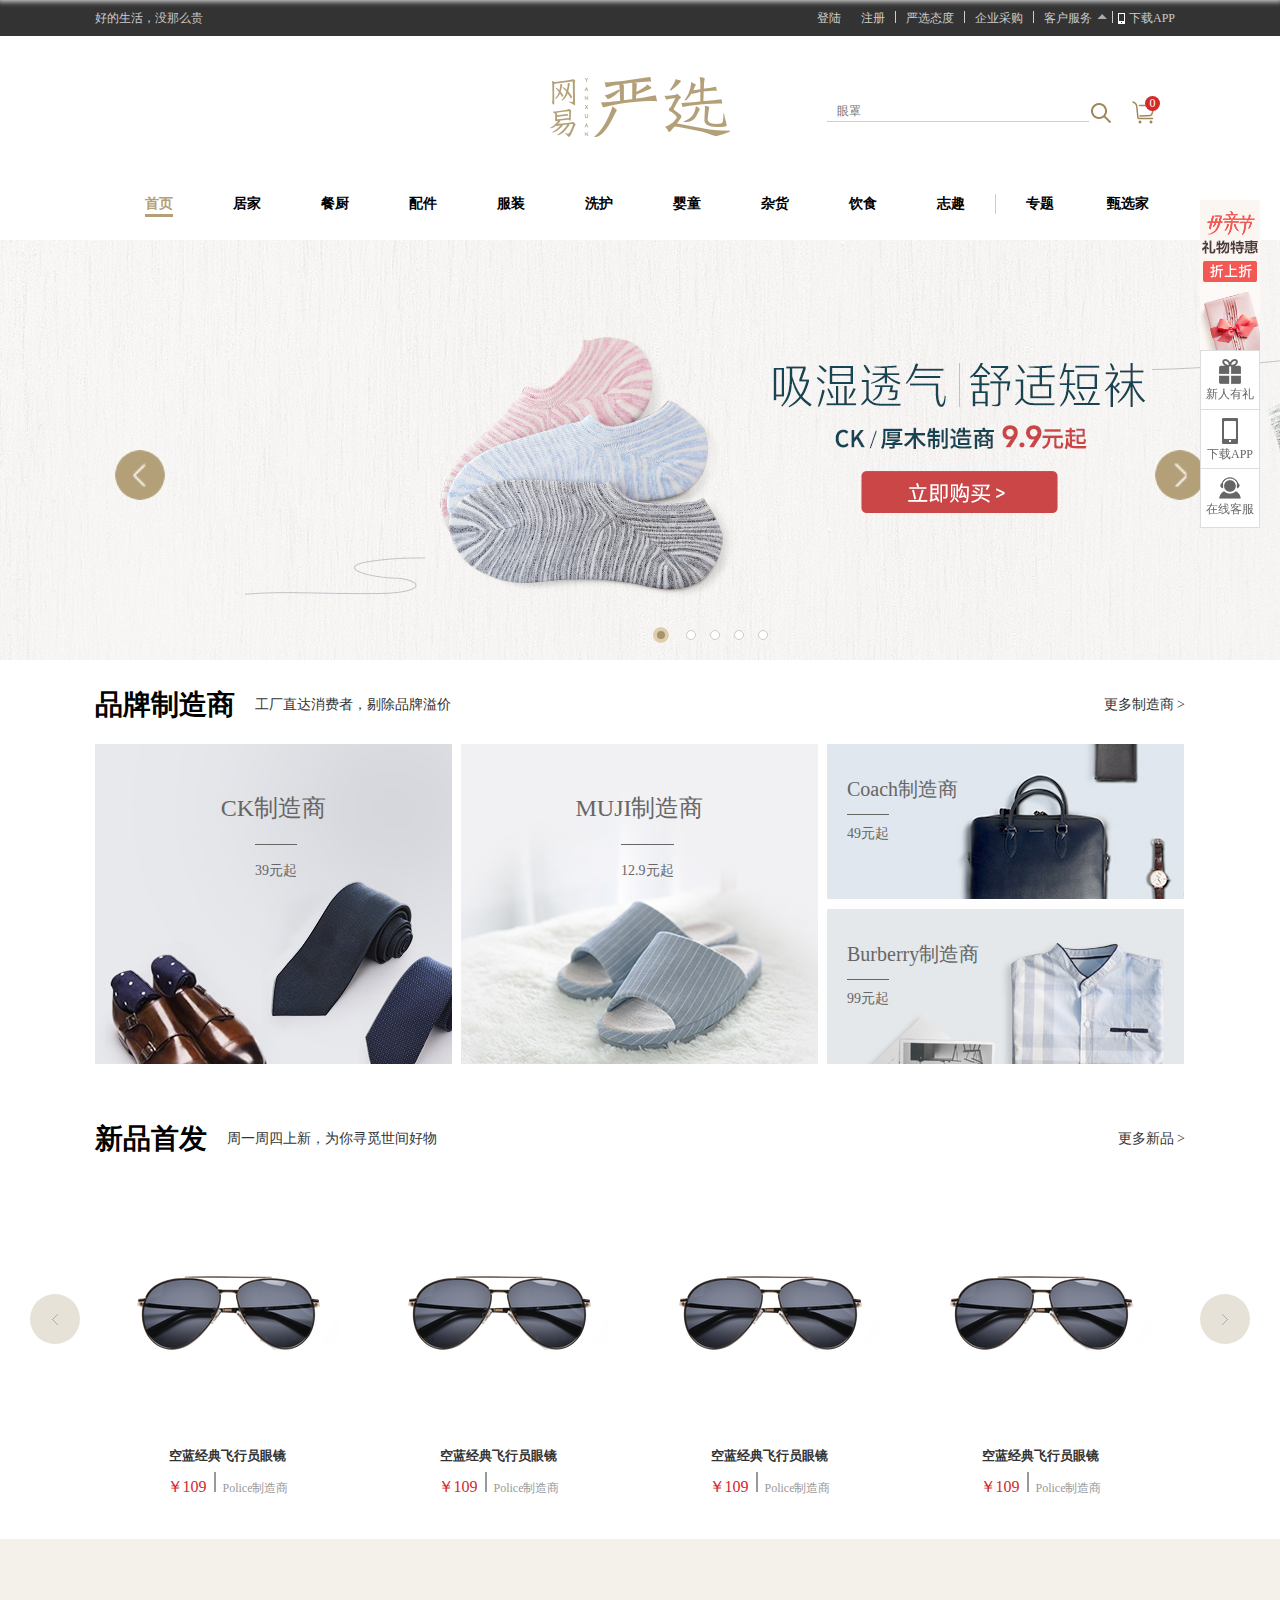
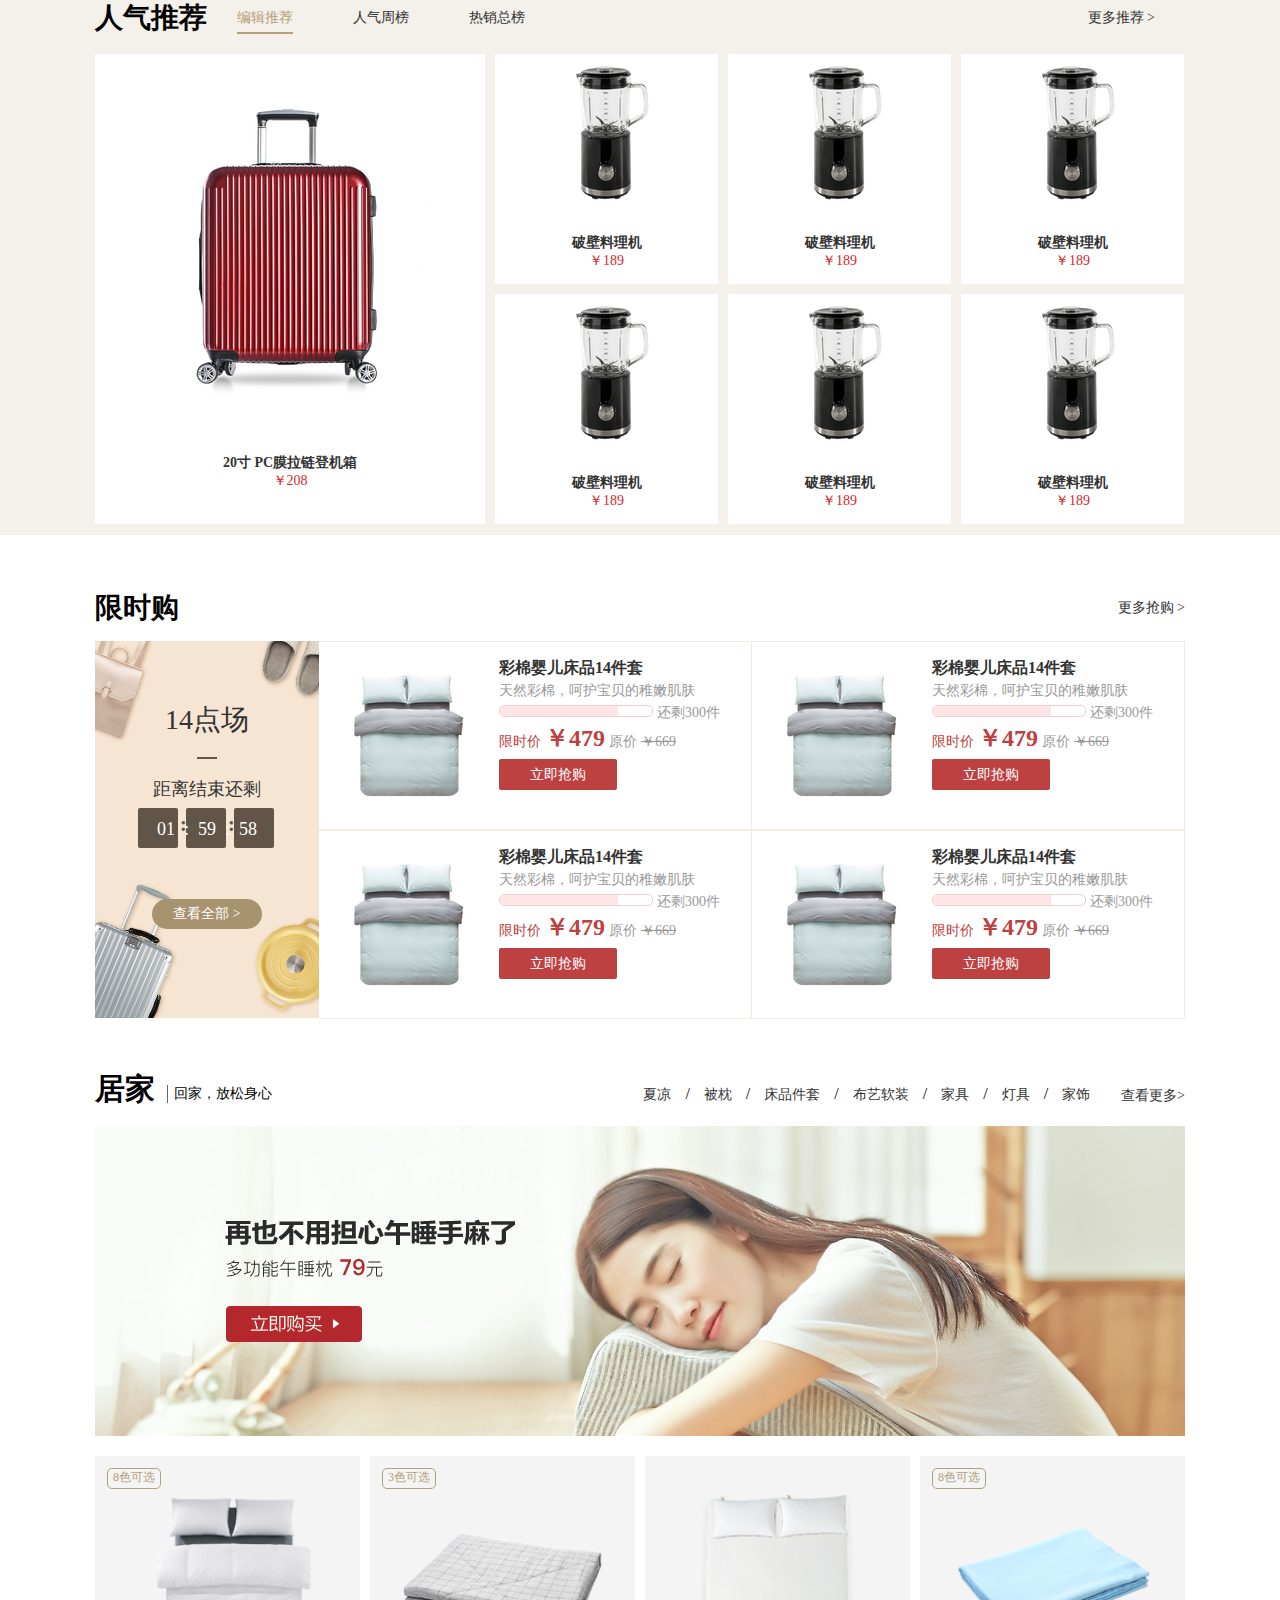
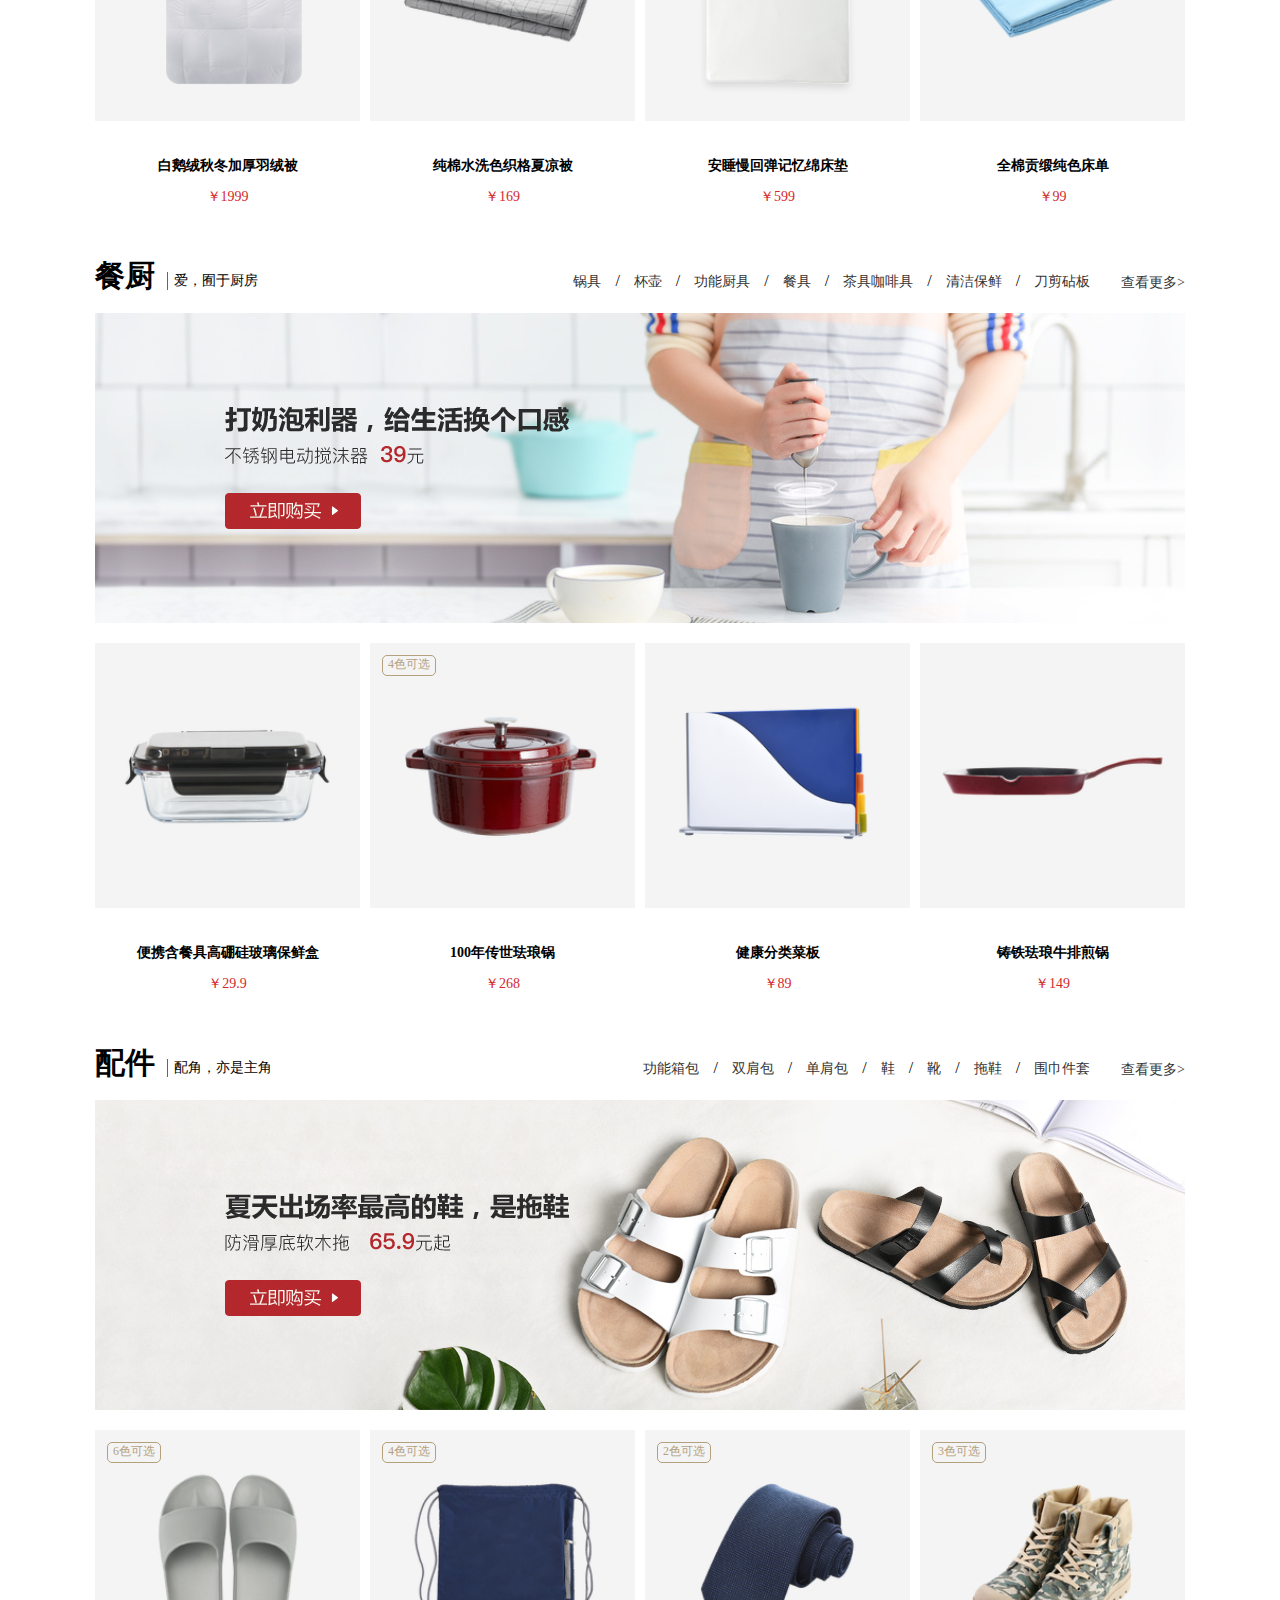
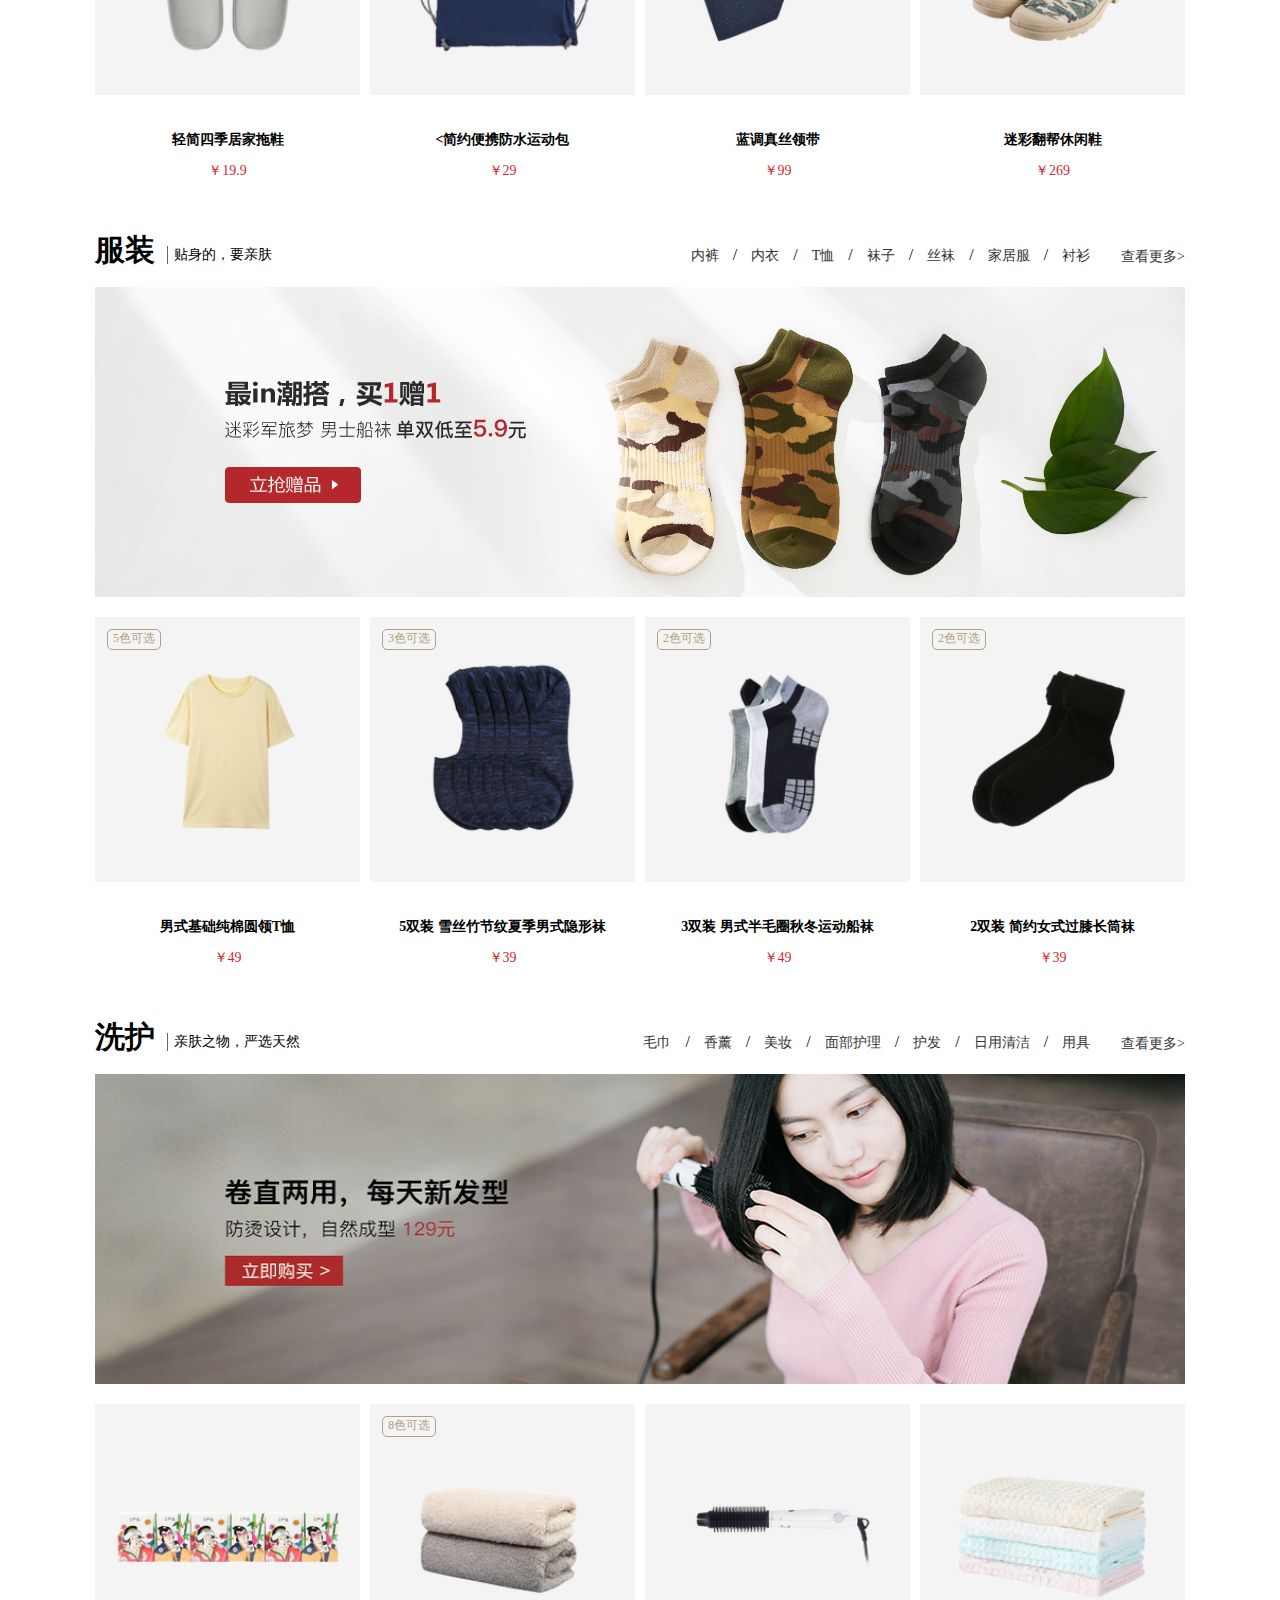
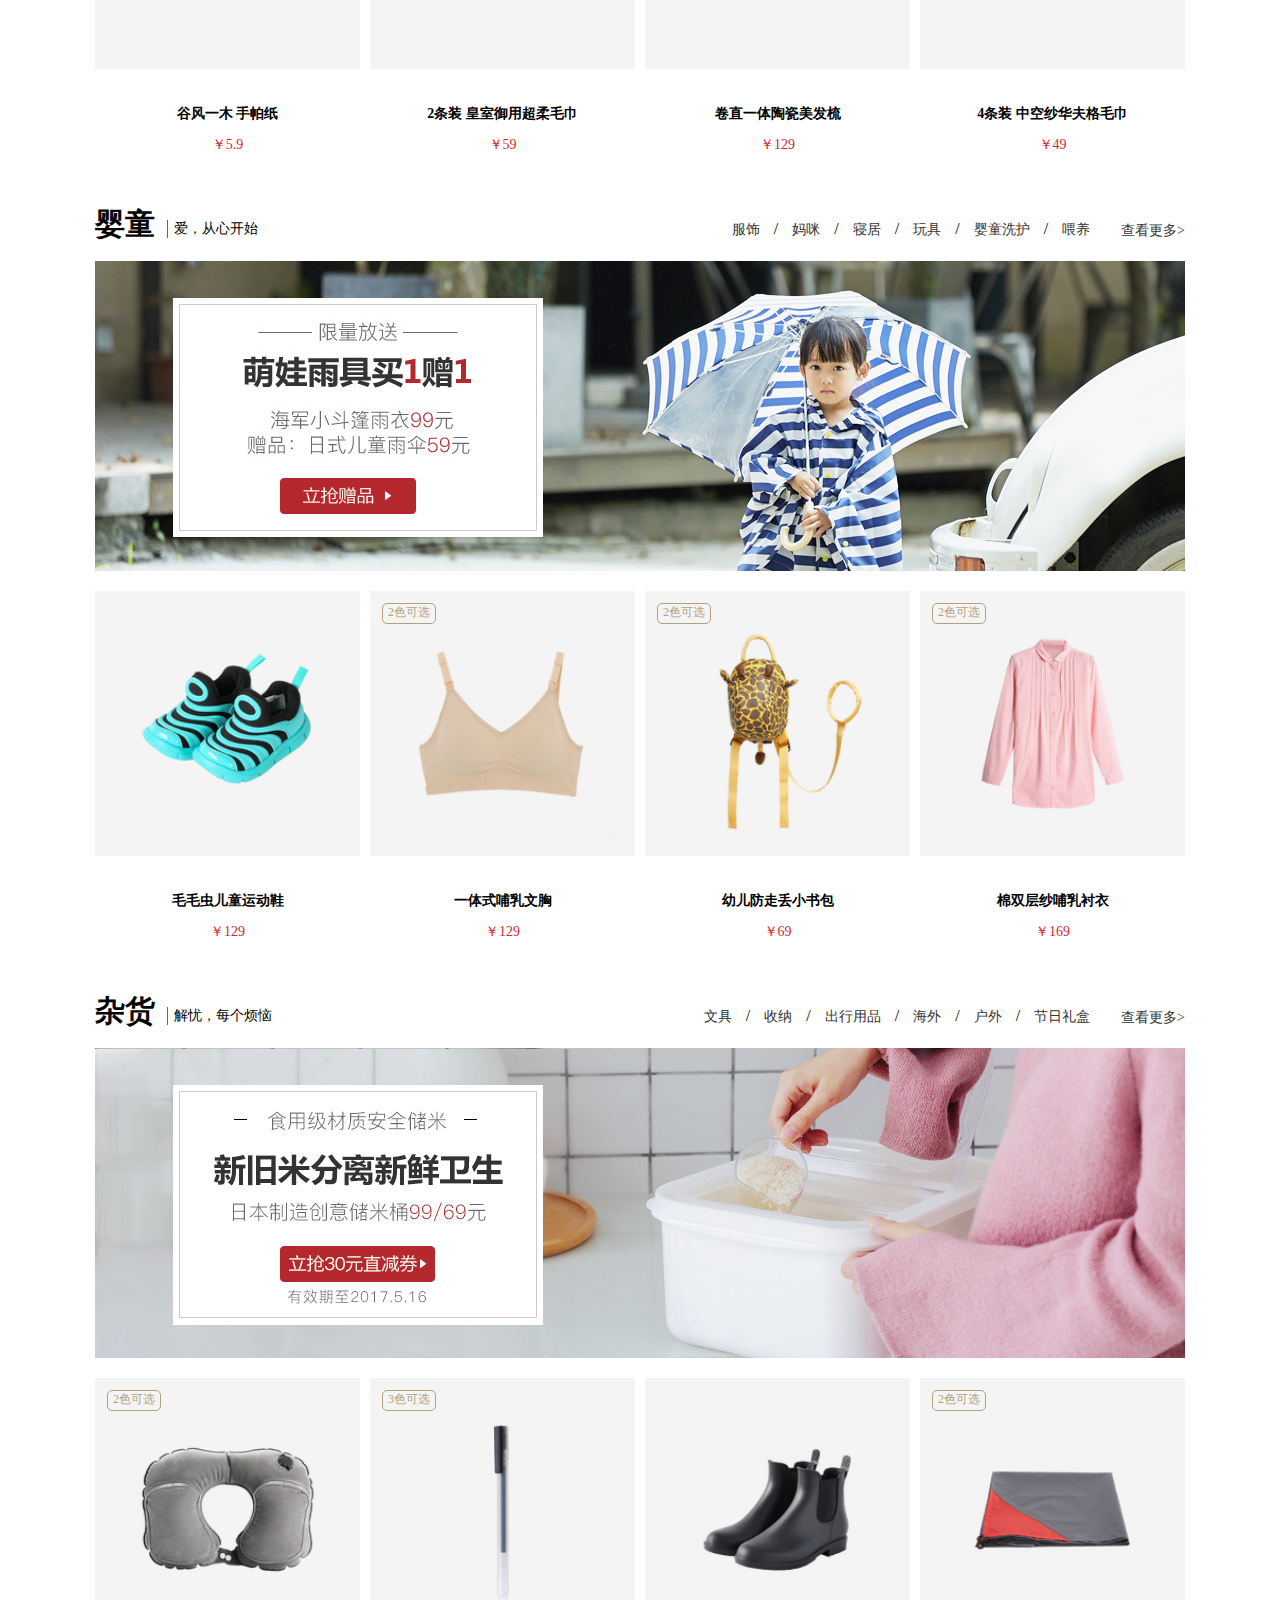
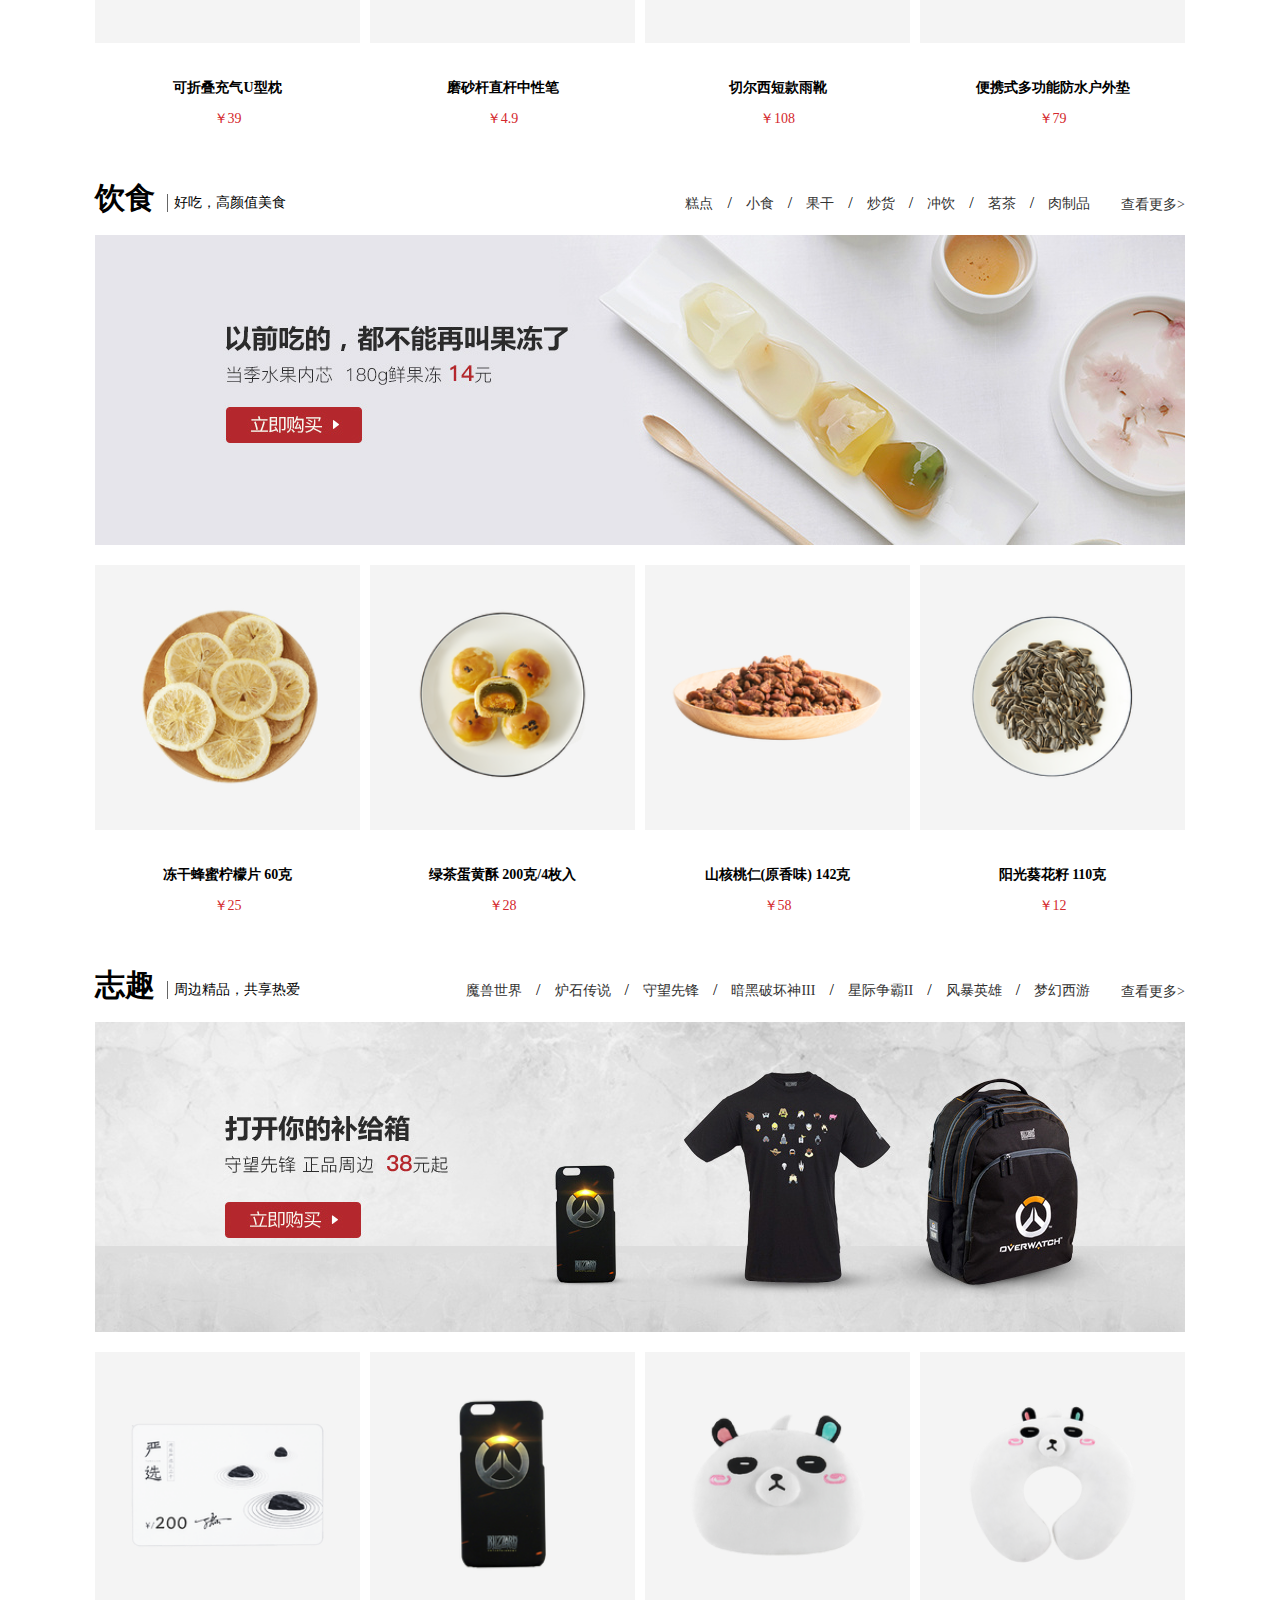
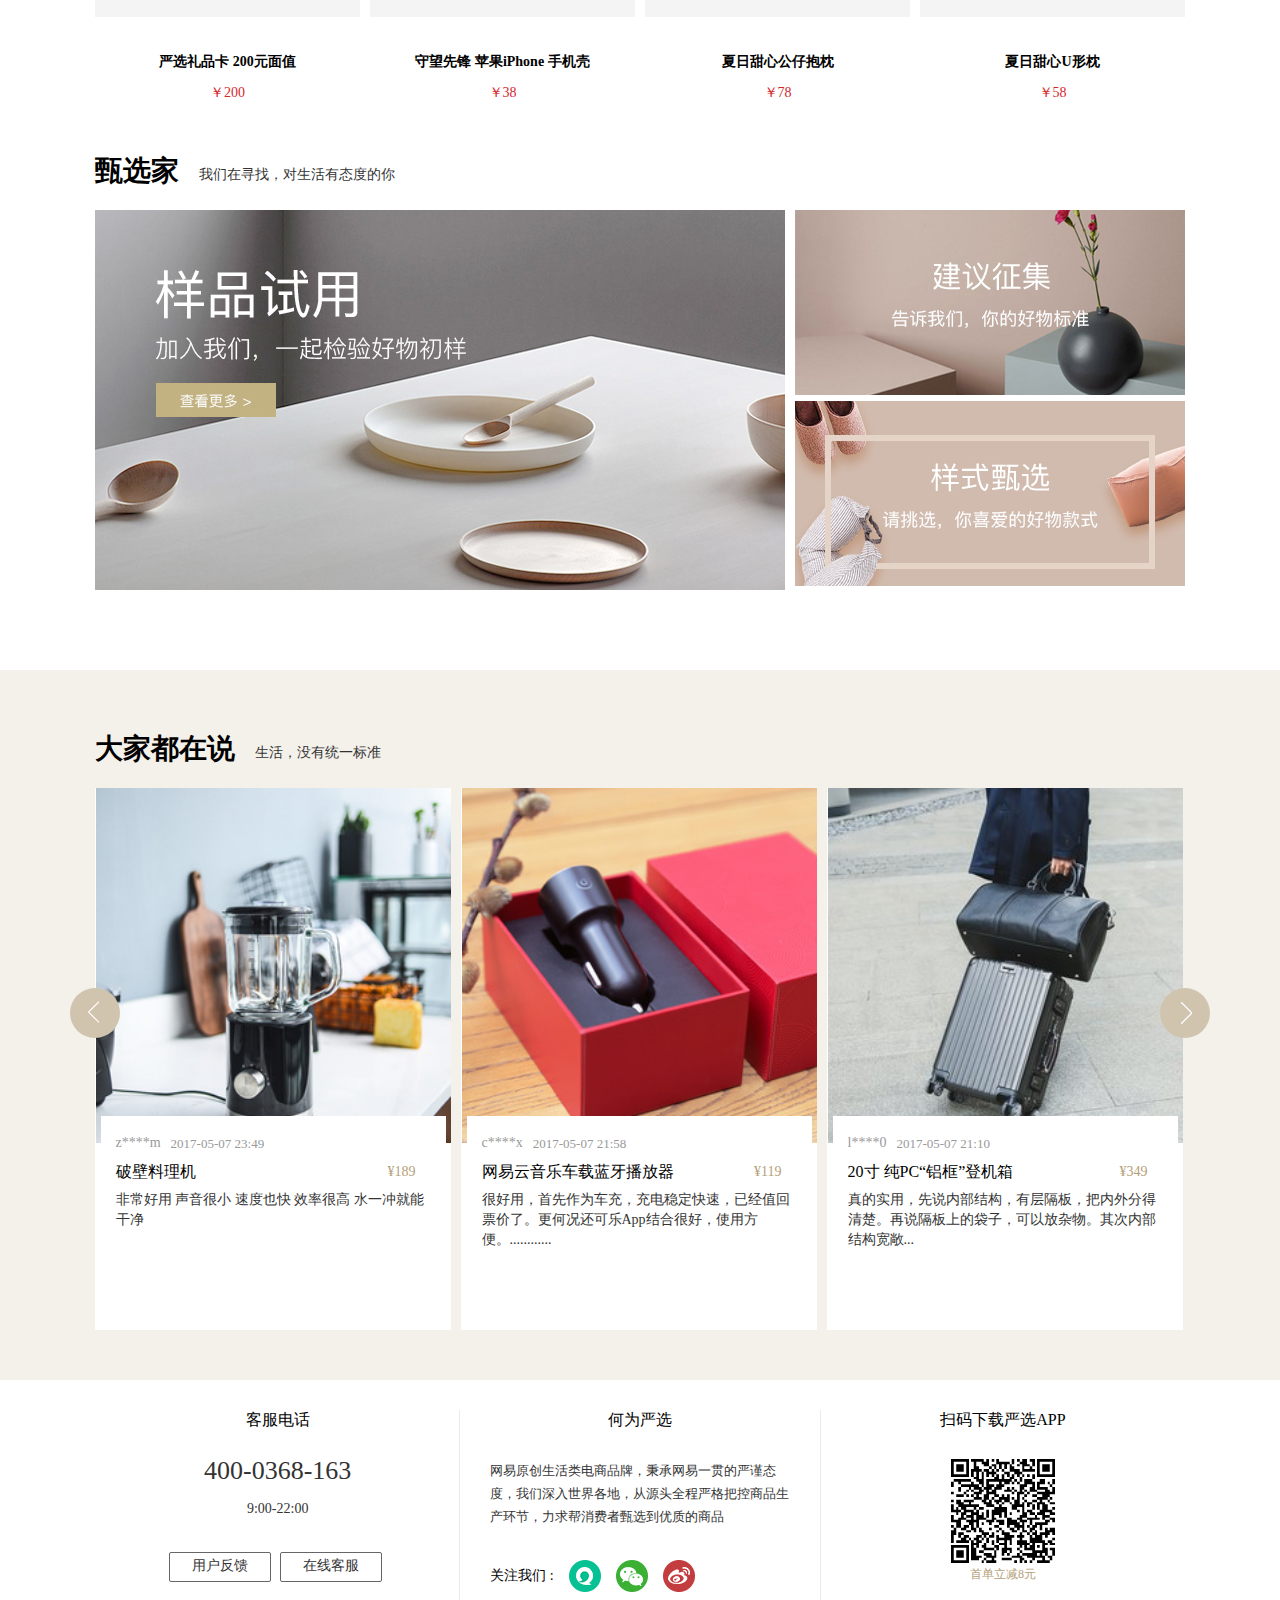
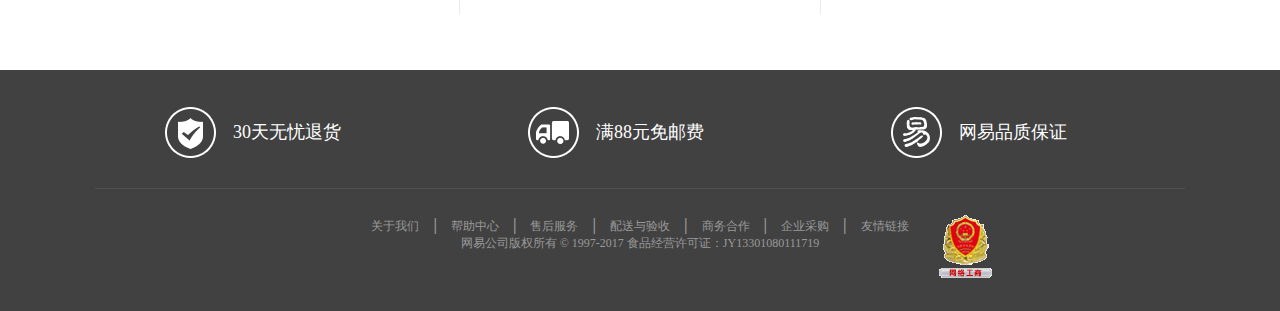
<file: index.html>
<!DOCTYPE html>
<html>
<head>
	<title>网易严选首页</title>
	<meta charset="utf-8">
	<link rel="stylesheet" type="text/css" href="css/reset.css">
	<link rel="stylesheet" type="text/css" href="css/lky_css.css">
</head>
<body>
<!-- 顶部 -->
<div class="lky_head" style="overflow:hidden">
	<!-- 最上 -->
	<div class="lky_head_top_banner">
		<div class="lky_head_top clearFix">
			<p class="fl">好的生活，没那么贵</p>
			<div class="fr">
				<a class="fl" href="dl.html" target="_blank">登陆</a>
				<a class="fl" href="zc.html" target="_blank">注册</a>
				<b></b>
				<a class="fl" href="javascript:;">严选态度</a>
				<b></b>
				<a class="fl" href="javascript:;">企业采购</a>
				<b></b>
				<!-- 客户服务div -->
				<div id="customS" class="lky_head_top_customerservice fl re" >
					<a class="fl" href="javascript:;">客户服务</a>
					<span class="fl"></span>
					<ul class="ab">
						<i></i>
						<li><a href="javascript:;">帮助中心</a></li>
						<li><a href="javascript:;">在线客服</a></li>
						<li class="re">
							<a href="javascript:;">电话客服</a>
							<strong>
								<b></b>
							</strong>
							<div class="ab">
								<p>400-0368-163</p>
								<p>9:00-22:00</p>	
							</div>
						</li>
						<li><a href="javascript:;">商务合作</a></li>
					</ul>
				</div>
				<b></b>
				<!-- 下载APPdiv -->
				<div id="download" class="lky_head_top_download fl re">
					<a href="javascript:;">下载APP</a>
					<div class="ab">
						<i></i>
						<img src="images/lky_qrcode.png" width="150px">
						<p>扫码下载，首单立减8元</p>
					</div>
				</div>
			</div>
		</div>
	</div>
	<!-- 严选+导航 -->
	<div class="lky_head_logotop_banner">
		<div class="lky_head_logotop_wrap re">
			<!-- 严选 -->
			<div class="lky_head_logotop">
				<div class="lky_head_logo ab">
				</div>
				<div class="lky_head_logotop_search fr">
					<input type="text" name="" placeholder="眼罩">
					<div class="lky_head_logotop_search_enlarger"></div>
					<div class="lky_head_logotop_search_shoppingcar re">
						<span>0</span>
					</div>
				</div>
			</div>
			<!-- 导航 -->
			<ul id="lky_nav" class="lky_head_logo_nav fl re">
				<li>
					<a class="lky_on" href="javascript:;">首页</a>
				</li>
				<li>
					<a href="wxf.html">居家</a>
					<div class="lky_head_logo_nav_poswrap">	
					</div>
				</li>
				<li>
					<a href="javascript:;">餐厨</a>
					<div class="lky_head_logo_nav_poswrap">	
				</li>
				<li>
					<a href="javascript:;">配件</a>
					<div class="lky_head_logo_nav_poswrap">
				</li>
				<li>
					<a href="javascript:;">服装</a>
					<div class="lky_head_logo_nav_poswrap">
				</li>
				<li>
					<a href="javascript:;">洗护</a>
					<div class="lky_head_logo_nav_poswrap">	
				</li>
				<li>
					<a href="javascript:;">婴童</a>
					<div class="lky_head_logo_nav_poswrap">	
				</li>
				<li>
					<a href="javascript:;">杂货</a>
					<div class="lky_head_logo_nav_poswrap">	
				</li>
				<li>
					<a href="javascript:;">饮食</a>
					<div class="lky_head_logo_nav_poswrap">	
				</li>
				<li>
					<a href="javascript:;">志趣</a>
					<div class="lky_head_logo_nav_poswrap">	
				</li>
				<i></i>
				<li><a href="javascript:;">专题</a></li>
				<li><a href="javascript:;">甄选家</a></li>
			</ul>			
		</div>
	</div>
	<!-- 轮播图 -->
	<div class="lky_head_lbt re">
		<ul id="lky_lbt_pic" class="re">
			<li><img src="images/lky_lbt1.jpg"></li>
			<li><img src="images/lky_lbt2.jpg"></li>
			<li><img src="images/lky_lbt3.jpg"></li>
			<li><img src="images/lky_lbt4.jpg"></li>
			<li><img src="images/lky_lbt5.jpg"></li>
			<a id="lky_lbt_left" class="lky_head_lbt_left" href="javascript:;"></a>
			<a id="lky_lbt_right" class="lky_head_lbt_right" href="javascript:;"></a>
		</ul>		
		<div id="lky_lbt_btn" class="lky_head_lbt_select ab">
			<span class="lky_lbt_on"></span>
			<span></span>
			<span></span>
			<span></span>
			<span></span>
		</div>
	</div>
</div>
<!-- 吸顶条 -->
<div id="lky_nav_fixed_wrap" class="lky_xdt">
	<ul id="lky_nav_fixed" class="lky_head_logo_nav clearFix">
		<li>
			<a class="lky_on" href="javascript:;">首页</a>
		</li>
		<li>
			<a href="javascript:;">居家</a>
			<div class="lky_head_logo_nav_poswrap">	
			</div>
		</li>
		<li>
			<a href="javascript:;">餐厨</a>
			<div class="lky_head_logo_nav_poswrap">	
		</li>
		<li>
			<a href="javascript:;">配件</a>
			<div class="lky_head_logo_nav_poswrap">
		</li>
		<li>
			<a href="javascript:;">服装</a>
			<div class="lky_head_logo_nav_poswrap">
		</li>
		<li>
			<a href="javascript:;">洗护</a>
			<div class="lky_head_logo_nav_poswrap">	
		</li>
		<li>
			<a href="javascript:;">婴童</a>
			<div class="lky_head_logo_nav_poswrap">	
		</li>
		<li>
			<a href="javascript:;">杂货</a>
			<div class="lky_head_logo_nav_poswrap">	
		</li>
		<li>
			<a href="javascript:;">饮食</a>
			<div class="lky_head_logo_nav_poswrap">	
		</li>
		<li>
			<a href="javascript:;">志趣</a>
			<div class="lky_head_logo_nav_poswrap">	
		</li>
		<li class="lky_nav_fixed_shoppingcar">
			<div class="lky_head_logotop_search_shoppingcar re">
				<span>0</span>
			</div>
		</li>
		<li class="lky_nav_fixed_register">
			<a href="javascript:;">注册</a>
		</li>
		<li class="lky_nav_fixed_land">
			<a href="javascript:;">登陆</a>
		</li>
		<li class="lky_nav_fixed_logo">
			<a class="fl" href="javascript:;"></a>
		</li>
	</ul>
</div>
<!-- 1090固定尺寸 -->
<div class="lky_content">
	<!-- 品牌制造商 -->
	<div class="lky_ppzzs">
		<div class="lky_ppzzs_top clearFix">
			<h3 class="fl">品牌制造商</h3>
			<p class="fl">工厂直达消费者，剔除品牌溢价</p>
			<a class="fr" href="javascript:;">更多制造商 ></a>
		</div>
		<div class="lky_ppzzs_bd">
			<div class="lky_ppzzs_bd2 clearFix">
				<a href="Detail.html" target="_blank" class="fl re">
					<h2 class="ab">CK制造商</h2>
					<h4 class="ab">39元起</h4>
					<img src="images/lky_ppzzs1.jpg">
				</a>
				<a href="Detail.html" target="_blank" class="fl re">
					<h2 class="ab">MUJI制造商</h2>
					<h4 class="ab">12.9元起</h4>
					<img src="images/lky_ppzzs2.jpg">
				</a>
				<a href="Detail.html" target="_blank" class="fl re">
					<h5 class="ab">Coach制造商</h5>
					<h4 class="ab">49元起</h4>
					<img src="images/lky_ppzzs3.jpg">
				</a>
				<a href="Detail.html" target="_blank" class="fl re">
					<h5 class="ab">Burberry制造商</h5>
					<h4 class="ab">99元起</h4>
					<img src="images/lky_ppzzs4.jpg">
				</a>
			</div>
		</div>
	</div>
	<!-- 新品首发 -->
	<div class="lky_xpsf re">
		<div class="lky_ppzzs_top clearFix">
			<h3 class="fl">新品首发</h3>
			<p class="fl">周一周四上新，为你寻觅世间好物</p>
			<a class="fr" href="javascript:;">更多新品 ></a>
		</div>
		<!-- 新品首发左右箭头 -->
		<a class="lky_xpsf_left ab" href="javascript:;"></a>
		<a class="lky_xpsf_right ab" href="javascript:;"></a>
		<div class="lky_xpsf_bd clearFix re">	
			<!-- 新品首发轮播所有内容控宽	 -->
			<div class="lky_xpsf_bd_scrollboxwrap clearFix">
				<!-- 滚动内容3(附加) -->
				<div class="lky_xpsf_bd_scrollwrap fl">
					<!-- 滚动内容单块 -->
					<div class="fl re">
						<a href="javascript:;">
							<img src="images/lky_xpsf3b.png">
						</a>
						<h3><a href="javascript:;">网易智造轻薄系列移动电源</a></h3>
						<span class="price">￥129</span>
						<i></i>
						<span>Police制造商</span>
						<div class="lky_xpsf_bd_scrollmask ab"><img src="images/lky_xpsf3a.jpg"></div>
					</div>
					<div class="fl re">
						<a href="javascript:;">
							<img src="images/lky_xpsf3b.png">
						</a>
						<h3><a href="javascript:;">网易智造轻薄系列移动电源</a></h3>
						<span class="price">￥129</span>
						<i></i>
						<span>Police制造商</span>
						<div class="lky_xpsf_bd_scrollmask ab"><img src="images/lky_xpsf3a.jpg"></div>
					</div>
					<div class="fl re">
						<a href="javascript:;">
							<img src="images/lky_xpsf3b.png">
						</a>
						<h3><a href="javascript:;">网易智造轻薄系列移动电源</a></h3>
						<span class="price">￥129</span>
						<i></i>
						<span>Police制造商</span>
						<div class="lky_xpsf_bd_scrollmask ab"><img src="images/lky_xpsf3a.jpg"></div>
					</div>
					<div class="fl re">
						<a href="javascript:;">
							<img src="images/lky_xpsf3b.png">
						</a>
						<h3><a href="javascript:;">网易智造轻薄系列移动电源</a></h3>
						<span class="price">￥129</span>
						<i></i>
						<span>Police制造商</span>
						<div class="lky_xpsf_bd_scrollmask ab"><img src="images/lky_xpsf3a.jpg"></div>
					</div>
				</div>
				<!-- 滚动内容1 -->
				<div class="lky_xpsf_bd_scrollwrap fl">
					<!-- 滚动内容单块 -->
					<div class="fl re">
						<a href="javascript:;">
							<img src="images/lky_xpsf1b.png">
						</a>
						<h3><a href="javascript:;">空蓝经典飞行员眼镜</a></h3>
						<span class="price">￥109</span>
						<i></i>
						<span>Police制造商</span>
						<div class="lky_xpsf_bd_scrollmask ab"><img src="images/lky_xpsf1a.jpg"></div>
					</div>
					<div class="fl re">
						<a href="javascript:;">
							<img src="images/lky_xpsf1b.png">
						</a>
						<h3><a href="javascript:;">空蓝经典飞行员眼镜</a></h3>
						<span class="price">￥109</span>
						<i></i>
						<span>Police制造商</span>
						<div class="lky_xpsf_bd_scrollmask ab"><img src="images/lky_xpsf1a.jpg"></div>
					</div>
					<div class="fl re">
						<a href="javascript:;">
							<img src="images/lky_xpsf1b.png">
						</a>
						<h3><a href="javascript:;">空蓝经典飞行员眼镜</a></h3>
						<span class="price">￥109</span>
						<i></i>
						<span>Police制造商</span>
						<div class="lky_xpsf_bd_scrollmask ab"><img src="images/lky_xpsf1a.jpg"></div>
					</div>
					<div class="fl re">
						<a href="javascript:;">
							<img src="images/lky_xpsf1b.png">
						</a>
						<h3><a href="javascript:;">空蓝经典飞行员眼镜</a></h3>
						<span class="price">￥109</span>
						<i></i>
						<span>Police制造商</span>
						<div class="lky_xpsf_bd_scrollmask ab"><img src="images/lky_xpsf1a.jpg"></div>
					</div>
				</div>
				<!-- 滚动内容2 -->
				<div class="lky_xpsf_bd_scrollwrap fl">
					<!-- 滚动内容单块 -->
					<div class="fl re">
						<a href="javascript:;">
							<img src="images/lky_xpsf2b.png">
						</a>
						<h3><a href="javascript:;">男式基础纯棉口袋T恤</a></h3>
						<span class="price">￥49</span>
						<i></i>
						<span>Police制造商</span>
						<div class="lky_xpsf_bd_scrollmask ab"><img src="images/lky_xpsf2a.jpg"></div>
					</div>
					<div class="fl re">
						<a href="javascript:;">
							<img src="images/lky_xpsf2b.png">
						</a>
						<h3><a href="javascript:;">男式基础纯棉口袋T恤</a></h3>
						<span class="price">￥49</span>
						<i></i>
						<span>Police制造商</span>
						<div class="lky_xpsf_bd_scrollmask ab"><img src="images/lky_xpsf2a.jpg"></div>
					</div>
					<div class="fl re">
						<a href="javascript:;">
							<img src="images/lky_xpsf2b.png">
						</a>
						<h3><a href="javascript:;">男式基础纯棉口袋T恤</a></h3>
						<span class="price">￥49</span>
						<i></i>
						<span>Police制造商</span>
						<div class="lky_xpsf_bd_scrollmask ab"><img src="images/lky_xpsf2a.jpg"></div>
					</div>
					<div class="fl re">
						<a href="javascript:;">
							<img src="images/lky_xpsf2b.png">
						</a>
						<h3><a href="javascript:;">男式基础纯棉口袋T恤</a></h3>
						<span class="price">￥49</span>
						<i></i>
						<span>Police制造商</span>
						<div class="lky_xpsf_bd_scrollmask ab"><img src="images/lky_xpsf2a.jpg"></div>
					</div>
				</div>
				<!-- 滚动内容3 -->
				<div class="lky_xpsf_bd_scrollwrap fl">
					<!-- 滚动内容单块 -->
					<div class="fl re">
						<a href="javascript:;">
							<img src="images/lky_xpsf3b.png">
						</a>
						<h3><a href="javascript:;">网易智造轻薄系列移动电源</a></h3>
						<span class="price">￥129</span>
						<i></i>
						<span>Police制造商</span>
						<div class="lky_xpsf_bd_scrollmask ab"><img src="images/lky_xpsf3a.jpg"></div>
					</div>
					<div class="fl re">
						<a href="javascript:;">
							<img src="images/lky_xpsf3b.png">
						</a>
						<h3><a href="javascript:;">网易智造轻薄系列移动电源</a></h3>
						<span class="price">￥129</span>
						<i></i>
						<span>Police制造商</span>
						<div class="lky_xpsf_bd_scrollmask ab"><img src="images/lky_xpsf3a.jpg"></div>
					</div>
					<div class="fl re">
						<a href="javascript:;">
							<img src="images/lky_xpsf3b.png">
						</a>
						<h3><a href="javascript:;">网易智造轻薄系列移动电源</a></h3>
						<span class="price">￥129</span>
						<i></i>
						<span>Police制造商</span>
						<div class="lky_xpsf_bd_scrollmask ab"><img src="images/lky_xpsf3a.jpg"></div>
					</div>
					<div class="fl re">
						<a href="javascript:;">
							<img src="images/lky_xpsf3b.png">
						</a>
						<h3><a href="javascript:;">网易智造轻薄系列移动电源</a></h3>
						<span class="price">￥129</span>
						<i></i>
						<span>Police制造商</span>
						<div class="lky_xpsf_bd_scrollmask ab"><img src="images/lky_xpsf3a.jpg"></div>
					</div>
				</div>
				<!-- 滚动内容1(附加) -->
				<div class="lky_xpsf_bd_scrollwrap fl">
					<!-- 滚动内容单块 -->
					<div class="fl re">
						<a href="javascript:;">
							<img src="images/lky_xpsf1b.png">
						</a>
						<h3><a href="javascript:;">空蓝经典飞行员眼镜</a></h3>
						<span class="price">￥109</span>
						<i></i>
						<span>Police制造商</span>
						<div class="lky_xpsf_bd_scrollmask ab"><img src="images/lky_xpsf1a.jpg"></div>
					</div>
					<div class="fl re">
						<a href="javascript:;">
							<img src="images/lky_xpsf1b.png">
						</a>
						<h3><a href="javascript:;">空蓝经典飞行员眼镜</a></h3>
						<span class="price">￥109</span>
						<i></i>
						<span>Police制造商</span>
						<div class="lky_xpsf_bd_scrollmask ab"><img src="images/lky_xpsf1a.jpg"></div>
					</div>
					<div class="fl re">
						<a href="javascript:;">
							<img src="images/lky_xpsf1b.png">
						</a>
						<h3><a href="javascript:;">空蓝经典飞行员眼镜</a></h3>
						<span class="price">￥109</span>
						<i></i>
						<span>Police制造商</span>
						<div class="lky_xpsf_bd_scrollmask ab"><img src="images/lky_xpsf1a.jpg"></div>
					</div>
					<div class="fl re">
						<a href="javascript:;">
							<img src="images/lky_xpsf1b.png">
						</a>
						<h3><a href="javascript:;">空蓝经典飞行员眼镜</a></h3>
						<span class="price">￥109</span>
						<i></i>
						<span>Police制造商</span>
						<div class="lky_xpsf_bd_scrollmask ab"><img src="images/lky_xpsf1a.jpg"></div>
					</div>
				</div>
			</div>
		</div>
	</div>	
</div>
<!-- 人气推荐-通栏 -->
<div class="lky_rqtj_banner">
	<div class="lky_rqtj">
		<div class="lky_rqtj_top clearFix">
			<h3 class="fl">人气推荐</h3>
			<a class="lky_rqtj_btn lky_rqtj_top_on fl " href="javascript:;">编辑推荐</a>
			<a class="lky_rqtj_btn fl" href="javascript:;">人气周榜</a>
			<a class="lky_rqtj_btn fl" href="javascript:;">热销总榜</a>
			<a class="fr" href="javascript:;">更多推荐 ></a>
		</div>
		<!-- 编辑推荐 -->
		<div class="lky_rqtj_bd clearFix">
			<!-- 人气推荐左侧大图 -->
			<div class="lky_rqtj_bd_big fl">
				<img src="images/lky_rqtj_big.png">
				<p><a href="javascript:;">20寸 PC膜拉链登机箱</a></p>
				<p class="price">￥208</p>
			</div>
			<!-- 人气推荐右侧图 -->
			<div class="lky_rqtj_bd_small fr">
				<ul class="fl">
					<li class="fl">
						<img src="images/lky_rqtj_small.png">
						<p><a href="javascript:;">破壁料理机</a></p>
						<p class="price">￥189</p>
					</li>
					<li class="fl">
						<img src="images/lky_rqtj_small.png">
						<p><a href="javascript:;">破壁料理机</a></p>
						<p class="price">￥189</p>
					</li>
					<li class="fl">
						<img src="images/lky_rqtj_small.png">
						<p><a href="javascript:;">破壁料理机</a></p>
						<p class="price">￥189</p>
					</li>
					<li class="fl">
						<img src="images/lky_rqtj_small.png">
						<p><a href="javascript:;">破壁料理机</a></p>
						<p class="price">￥189</p>
					</li>
					<li class="fl">
						<img src="images/lky_rqtj_small.png">
						<p><a href="javascript:;">破壁料理机</a></p>
						<p class="price">￥189</p>
					</li>
					<li class="fl">
						<img src="images/lky_rqtj_small.png">
						<p><a href="javascript:;">破壁料理机</a></p>
						<p class="price">￥189</p>
					</li>
				</ul>
			</div>			
		</div>
		<!-- 人气周榜 -->
		<div class="lky_rqtj_bd clearFix" style="display: none;">
			<!-- 人气推荐左侧大图 -->
			<div class="lky_rqtj_bd_big fl">
				<img src="images/lky_rqtj_big2.png">
				<p><a href="javascript:;">日式和风声波式电动牙刷</a></p>
				<p class="price">￥208</p>
			</div>
			<!-- 人气推荐右侧图 -->
			<div class="lky_rqtj_bd_small fr">
				<ul class="fl">
					<li class="fl">
						<img src="images/lky_rqtj_small2.png">
						<p><a href="javascript:;">简约陶瓷马克杯</a></p>
						<p class="price">￥39</p>
					</li>
					<li class="fl">
						<img src="images/lky_rqtj_small2.png">
						<p><a href="javascript:;">简约陶瓷马克杯</a></p>
						<p class="price">￥39</p>
					</li>
					<li class="fl">
						<img src="images/lky_rqtj_small2.png">
						<p><a href="javascript:;">简约陶瓷马克杯</a></p>
						<p class="price">￥39</p>
					</li>
					<li class="fl">
						<img src="images/lky_rqtj_small2.png">
						<p><a href="javascript:;">简约陶瓷马克杯</a></p>
						<p class="price">￥39</p>
					</li>
					<li class="fl">
						<img src="images/lky_rqtj_small2.png">
						<p><a href="javascript:;">简约陶瓷马克杯</a></p>
						<p class="price">￥39</p>
					</li>
					<li class="fl">
						<img src="images/lky_rqtj_small2.png">
						<p><a href="javascript:;">简约陶瓷马克杯</a></p>
						<p class="price">￥39</p>
					</li>
				</ul>
			</div>			
		</div>
		<!-- 热销总榜 -->
		<div class="lky_rqtj_bd clearFix" style="display: none;">
			<!-- 人气推荐左侧大图 -->
			<div class="lky_rqtj_bd_big fl">
				<img src="images/lky_rqtj_big3.png">
				<p><a href="javascript:;">轻简四季居家拖鞋</a></p>
				<p class="price">￥19.9</p>
			</div>
			<!-- 人气推荐右侧图 -->
			<div class="lky_rqtj_bd_small fr">
				<ul class="fl">
					<li class="fl">
						<img src="images/lky_rqtj_small3.png">
						<p><a href="javascript:;">冻干蜂蜜柠檬片 60克</a></p>
						<p class="price">￥25</p>
					</li>
					<li class="fl">
						<img src="images/lky_rqtj_small3.png">
						<p><a href="javascript:;">冻干蜂蜜柠檬片 60克</a></p>
						<p class="price">￥25</p>
					</li>
					<li class="fl">
						<img src="images/lky_rqtj_small3.png">
						<p><a href="javascript:;">冻干蜂蜜柠檬片 60克</a></p>
						<p class="price">￥25</p>
					</li>
					<li class="fl">
						<img src="images/lky_rqtj_small3.png">
						<p><a href="javascript:;">冻干蜂蜜柠檬片 60克</a></p>
						<p class="price">￥25</p>
					</li>
					<li class="fl">
						<img src="images/lky_rqtj_small3.png">
						<p><a href="javascript:;">冻干蜂蜜柠檬片 60克</a></p>
						<p class="price">￥25</p>
					</li>
					<li class="fl">
						<img src="images/lky_rqtj_small3.png">
						<p><a href="javascript:;">冻干蜂蜜柠檬片 60克</a></p>
						<p class="price">￥25</p>
					</li>
				</ul>
			</div>			
		</div>
	</div>
</div>
<!-- 侧边fixed -->
<div class="lky_sidebar">
	<div class="lky_sidebar_toppic clearFix">
		<a href="javascript:;"></a>
	</div>
	<div class="lky_sidebar_box">
		<a href="javascript:;">
			<div class="lky_sidebar_box_1"></div>
			<span>新人有礼</span>
		</a>
	</div>
	<div class="lky_sidebar_box re">
		<a href="javascript:;">
			<div class="lky_sidebar_box_2"></div>
			<span>下载APP</span>
		</a>
		<b>
			<i></i>
			<span>首单立减8元</span>
		</b>
	</div>
	<div class="lky_sidebar_box">
		<a href="javascript:;">
			<div class="lky_sidebar_box_3"></div>
			<span>在线客服</span>
		</a>
	</div>
	<div class="lky_sidebar_backtop">
		<p><a href="javascript:;">回顶部</a></p>
	</div>
</div>
<!-- 限时购 -->
<div class="lky_timelimit">
	<div class="lky_timelimit_top clearFix">
		<h3 class="fl">限时购</h3>
		<a class="fr" href="javascript:;">更多抢购 ></a>
	</div>
	<div class="lky_timelimit_bd clearFix">
		<a class="lky_timelimit_bd_left fl" href="javascript:;">
			<div class="re">
				<h2>14点场</h2>
				<i></i>
				<p>距离结束还剩</p>
				<p id="lky_countdown">01&nbsp&nbsp:&nbsp&nbsp59&nbsp&nbsp:&nbsp&nbsp59</p>
				<span class="lky_timelimit_bd_left_mask1 ab"><b>:</b></span>
				<span class="lky_timelimit_bd_left_mask2 ab"><b>:</b></span>
				<span class="lky_timelimit_bd_left_mask3 ab"></span>
				<h4>查看全部 ></h4>
			</div>
		</a>
		<ul class="lky_timelimit_bd_right fl">
			<li class="clearFix">
				<div class="fl">
					<a href="javascript:;"><img src="images/lky_xsg2.png" alt=""></a>
				</div>
				<div class="fl">
					<h2><a href="javascript:;">彩棉婴儿床品14件套</a></h2>
					<p>天然彩棉，呵护宝贝的稚嫩肌肤</p>
					<div>
						<b class="lky_timelimit_bd_right_bar"><i></i></b>
						<span>还剩300件</span>
					</div>
					<span class="price1">限时价</span>
					<span class="price2">￥479</span>
					<span class="price3">原价</span>
					<span class="price4">￥669</span>
					<div class="lky_buynow clearFix">
						<a class="fl" href="javascript:;">立即抢购</a>
					</div>
				</div>
			</li>
			<li class="clearFix">
				<div class="fl">
					<a href="javascript:;"><img src="images/lky_xsg2.png" alt=""></a>
				</div>
				<div class="fl">
					<h2><a href="javascript:;">彩棉婴儿床品14件套</a></h2>
					<p>天然彩棉，呵护宝贝的稚嫩肌肤</p>
					<div>
						<b class="lky_timelimit_bd_right_bar"><i></i></b>
						<span>还剩300件</span>
					</div>
					<span class="price1">限时价</span>
					<span class="price2">￥479</span>
					<span class="price3">原价</span>
					<span class="price4">￥669</span>
					<div class="lky_buynow clearFix">
						<a class="fl" href="javascript:;">立即抢购</a>
					</div>
				</div>
			</li>
			<li class="clearFix">
				<div class="fl">
					<a href="javascript:;"><img src="images/lky_xsg2.png" alt=""></a>
				</div>
				<div class="fl">
					<h2><a href="javascript:;">彩棉婴儿床品14件套</a></h2>
					<p>天然彩棉，呵护宝贝的稚嫩肌肤</p>
					<div>
						<b class="lky_timelimit_bd_right_bar"><i></i></b>
						<span>还剩300件</span>
					</div>
					<span class="price1">限时价</span>
					<span class="price2">￥479</span>
					<span class="price3">原价</span>
					<span class="price4">￥669</span>
					<div class="lky_buynow clearFix">
						<a class="fl" href="javascript:;">立即抢购</a>
					</div>
				</div>
			</li>
			<li class="clearFix">
				<div class="fl">
					<a href="javascript:;"><img src="images/lky_xsg2.png" alt=""></a>
				</div>
				<div class="fl">
					<h2><a href="javascript:;">彩棉婴儿床品14件套</a></h2>
					<p>天然彩棉，呵护宝贝的稚嫩肌肤</p>
					<div>
						<b class="lky_timelimit_bd_right_bar"><i></i></b>
						<span>还剩300件</span>
					</div>
					<span class="price1">限时价</span>
					<span class="price2">￥479</span>
					<span class="price3">原价</span>
					<span class="price4">￥669</span>
					<div class="lky_buynow clearFix">
						<a class="fl" href="javascript:;">立即抢购</a>
					</div>
				</div>
			</li>
		</ul>
	</div>
</div>
<div class="hg_box clearFix">
	<div>
		<div class="hg_box1 fl">
			<h3 class="fl">居家</h3>
			<span class="fl">回家，放松身心</span>
		</div>
		<div class="hg_yb fr">
			<ul class="fl">
				<li class="fl"><a href="javascript:;">夏凉</a>/</li>
				<li class="fl"><a href="javascript:;">被枕</a>/</li>
				<li class="fl"><a href="javascript:;">床品件套</a>/</li>
				<li class="fl"><a href="javascript:;">布艺软装</a>/</li>
				<li class="fl"><a href="javascript:;">家具</a>/</li>
				<li class="fl"><a href="javascript:;">灯具</a>/</li>
				<li class="fl"><a href="javascript:;">家饰</a></li>
			</ul>
			<a class="hg_a fr" href="javascript:;">查看更多></a>
		</div>
		<div class="hg_tp">
			<a  href="javascript:;"><img src="images/hg-1.jpg" alt="" /></a>
			<ul class="clearFix">
				<li class="fl">
					<a class="hg_tp1" href="javascript:;"><img src="images/hg-2.jpg" title="白鹅绒秋冬加厚羽绒被" alt="" /></a>
					<span>8色可选</span>
					<a class="hg_name" href="javascript:;">白鹅绒秋冬加厚羽绒被</a>
					<p class="hg_price">￥1999</p>
				</li>
				<li class="fl">
					<a class="hg_tp1" href="javascript:;"><img src="images/hg-3.jpg" title="纯棉水洗色织格夏凉被" alt="" /></a>
					<span>3色可选</span>
					<a class="hg_name" href="javascript:;">纯棉水洗色织格夏凉被</a>
					<p class="hg_price">￥169</p>
				</li>
				<li class="fl">
					<a class="hg_tp1" href="javascript:;"><img src="images/hg-4.jpg" title="安睡慢回弹记忆绵床垫" alt="" /></a>
					<!-- <span></span> -->
					<a class="hg_name" href="javascript:;">安睡慢回弹记忆绵床垫</a>
					<p class="hg_price">￥599</p>
				</li>
				<li class="fl">
					<a class="hg_tp1" href="javascript:;"><img src="images/hg-5.jpg" title="全棉贡缎纯色床单" alt="" /></a>
					<span>8色可选</span>
					<a class="hg_name" href="javascript:;">全棉贡缎纯色床单</a>
					<p class="hg_price">￥99</p>
				</li>
			</ul>
		</div>
	</div>	
	<div>
		<div class="hg_box1 fl">
			<h3 class="fl">餐厨</h3>
			<span class="fl">爱，囿于厨房</span>
		</div>
		<div class="hg_yb fr">
			<ul class="fl">
				<li class="fl"><a href="javascript:;">锅具</a>/</li>
				<li class="fl"><a href="javascript:;">杯壶</a>/</li>
				<li class="fl"><a href="javascript:;">功能厨具</a>/</li>
				<li class="fl"><a href="javascript:;">餐具</a>/</li>
				<li class="fl"><a href="javascript:;">茶具咖啡具</a>/</li>
				<li class="fl"><a href="javascript:;">清洁保鲜</a>/</li>
				<li class="fl"><a href="javascript:;">刀剪砧板</a></li>
			</ul>
			<a class="hg_a fr" href="javascript:;">查看更多></a>
		</div>
		<div class="hg_tp">
			<a  href="javascript:;"><img src="images/hg-6.jpg" alt="" /></a>
			<ul class="clearFix">
				<li class="fl">
					<a class="hg_tp1" href="javascript:;"><img src="images/hg-7.jpg" title="便携含餐具高硼硅玻璃保鲜盒" alt="" /></a>
					<!-- <span>8色可选</span> -->
					<a class="hg_name" href="javascript:;">便携含餐具高硼硅玻璃保鲜盒</a>
					<p class="hg_price">￥29.9</p>
				</li>
				<li class="fl">
					<a class="hg_tp1" href="javascript:;"><img src="images/hg-8.jpg" title="100年传世珐琅锅" alt="" /></a>
					<span>4色可选</span>
					<a class="hg_name" href="javascript:;">100年传世珐琅锅</a>
					<p class="hg_price">￥268</p>
				</li>
				<li class="fl">
					<a class="hg_tp1" href="javascript:;"><img src="images/hg-9.jpg" title="健康分类菜板" alt="" /></a>
					<!-- <span></span> -->
					<a class="hg_name" href="javascript:;">健康分类菜板</a>
					<p class="hg_price">￥89</p>
				</li>
				<li class="fl">
					<a class="hg_tp1" href="javascript:;"><img src="images/hg-10.jpg" title="铸铁珐琅牛排煎锅" alt="" /></a>
					<!-- <span>8色可选</span> -->
					<a class="hg_name" href="javascript:;">铸铁珐琅牛排煎锅</a>
					<p class="hg_price">￥149</p>
				</li>
			</ul>
		</div>
	</div>	
	<div>
		<div class="hg_box1 fl">
			<h3 class="fl">配件</h3>
			<span class="fl">配角，亦是主角</span>
		</div>
		<div class="hg_yb fr">
			<ul class="fl">
				<li class="fl"><a href="javascript:;">功能箱包</a>/</li>
				<li class="fl"><a href="javascript:;">双肩包</a>/</li>
				<li class="fl"><a href="javascript:;">单肩包</a>/</li>
				<li class="fl"><a href="javascript:;">鞋</a>/</li>
				<li class="fl"><a href="javascript:;">靴</a>/</li>
				<li class="fl"><a href="javascript:;">拖鞋</a>/</li>
				<li class="fl"><a href="javascript:;">围巾件套</a></li>
			</ul>
			<a class="hg_a fr" href="javascript:;">查看更多></a>
		</div>
		<div class="hg_tp">
			<a  href="javascript:;"><img src="images/hg-11.jpg" alt="" /></a>
			<ul class="clearFix">
				<li class="fl">
					<a class="hg_tp1" href="javascript:;"><img src="images/hg-12.jpg" title="轻简四季居家拖鞋" alt="" /></a>
					<span>6色可选</span>
					<a class="hg_name" href="javascript:;">轻简四季居家拖鞋</a>
					<p class="hg_price">￥19.9</p>
				</li>
				<li class="fl">
					<a class="hg_tp1" href="javascript:;"><img src="images/hg-13.jpg" title="简约便携防水运动包" alt="" /></a>
					<span>4色可选</span>
					<a class="hg_name" href="javascript:;"><简约便携防水运动包</a>
					<p class="hg_price">￥29</p>
				</li>
				<li class="fl">
					<a class="hg_tp1" href="javascript:;"><img src="images/hg-14.jpg" title="蓝调真丝领带" alt="" /></a>
					<span>2色可选</span>
					<a class="hg_name" href="javascript:;">蓝调真丝领带</a>
					<p class="hg_price">￥99</p>
				</li>
				<li class="fl">
					<a class="hg_tp1" href="javascript:;"><img src="images/hg-15.jpg" title="迷彩翻帮休闲鞋" alt="" /></a>
					<span>3色可选</span>
					<a class="hg_name" href="javascript:;">迷彩翻帮休闲鞋</a>
					<p class="hg_price">￥269</p>
				</li>
			</ul>
		</div>
	</div>
	<div>
		<div class="hg_box1 fl">
			<h3 class="fl">服装</h3>
			<span class="fl">贴身的，要亲肤</span>
		</div>
		<div class="hg_yb fr">
			<ul class="fl">
				<li class="fl"><a href="javascript:;">内裤</a>/</li>
				<li class="fl"><a href="javascript:;">内衣</a>/</li>
				<li class="fl"><a href="javascript:;">T恤</a>/</li>
				<li class="fl"><a href="javascript:;">袜子</a>/</li>
				<li class="fl"><a href="javascript:;">丝袜</a>/</li>
				<li class="fl"><a href="javascript:;">家居服</a>/</li>
				<li class="fl"><a href="javascript:;">衬衫</a></li>
			</ul>
			<a class="hg_a fr" href="javascript:;">查看更多></a>
		</div>
		<div class="hg_tp">
			<a  href="javascript:;"><img src="images/hg-16.jpg" alt="" /></a>
			<ul class="clearFix">
				<li class="fl">
					<a class="hg_tp1" href="javascript:;"><img src="images/hg-17.jpg" title="男式基础纯棉圆领T恤" alt="" /></a>
					<span>5色可选</span>
					<a class="hg_name" href="javascript:;">男式基础纯棉圆领T恤</a>
					<p class="hg_price">￥49</p>
				</li>
				<li class="fl">
					<a class="hg_tp1" href="javascript:;"><img src="images/hg-18.jpg" title="5双装 雪丝竹节纹夏季男式隐形袜" alt="" /></a>
					<span>3色可选</span>
					<a class="hg_name" href="javascript:;">5双装 雪丝竹节纹夏季男式隐形袜</a>
					<p class="hg_price">￥39</p>
				</li>
				<li class="fl">
					<a class="hg_tp1" href="javascript:;"><img src="images/hg-19.jpg" title="3双装 男式半毛圈秋冬运动船袜" alt="" /></a>
					<span>2色可选</span>
					<a class="hg_name" href="javascript:;">3双装 男式半毛圈秋冬运动船袜</a>
					<p class="hg_price">￥49</p>
				</li>
				<li class="fl">
					<a class="hg_tp1" href="javascript:;"><img src="images/hg-20.jpg" title="2双装 简约女式过膝长筒袜" alt="" /></a>
					<span>2色可选</span>
					<a class="hg_name" href="javascript:;">2双装 简约女式过膝长筒袜</a>
					<p class="hg_price">￥39</p>
				</li>
			</ul>
		</div>
	</div>	
	<div>
		<div class="hg_box1 fl">
			<h3 class="fl">洗护</h3>
			<span class="fl">亲肤之物，严选天然</span>
		</div>
		<div class="hg_yb fr">
			<ul class="fl">
				<li class="fl"><a href="javascript:;">毛巾</a>/</li>
				<li class="fl"><a href="javascript:;">香薰</a>/</li>
				<li class="fl"><a href="javascript:;">美妆</a>/</li>
				<li class="fl"><a href="javascript:;">面部护理</a>/</li>
				<li class="fl"><a href="javascript:;">护发</a>/</li>
				<li class="fl"><a href="javascript:;">日用清洁</a>/</li>
				<li class="fl"><a href="javascript:;">用具</a></li>
			</ul>
			<a class="hg_a fr" href="javascript:;">查看更多></a>
		</div>
		<div class="hg_tp">
			<a  href="javascript:;"><img src="images/hg-21.jpg" alt="" /></a>
			<ul class="clearFix">
				<li class="fl">
					<a class="hg_tp1" href="javascript:;"><img src="images/hg-22.jpg" title="谷风一木 手帕纸" alt="" /></a>
					<!-- <span>8色可选</span> -->
					<a class="hg_name" href="javascript:;">谷风一木 手帕纸</a>
					<p class="hg_price">￥5.9</p>
				</li>
				<li class="fl">
					<a class="hg_tp1" href="javascript:;"><img src="images/hg-23.jpg" title="2条装 皇室御用超柔毛巾" alt="" /></a>
					<span>8色可选</span>
					<a class="hg_name" href="javascript:;">2条装 皇室御用超柔毛巾</a>
					<p class="hg_price">￥59</p>
				</li>
				<li class="fl">
					<a class="hg_tp1" href="javascript:;"><img src="images/hg-24.jpg" title="卷直一体陶瓷美发梳" alt="" /></a>
					<!-- <span></span> -->
					<a class="hg_name" href="javascript:;">卷直一体陶瓷美发梳</a>
					<p class="hg_price">￥129</p>
				</li>
				<li class="fl">
					<a class="hg_tp1" href="javascript:;"><img src="images/hg-25.jpg" title="4条装 中空纱华夫格毛巾" alt="" /></a>
					<!-- <span>8色可选</span> -->
					<a class="hg_name" href="javascript:;">4条装 中空纱华夫格毛巾</a>
					<p class="hg_price">￥49</p>
				</li>
			</ul>
		</div>
	</div>	
	<div>
		<div class="hg_box1 fl">
			<h3 class="fl">婴童</h3>
			<span class="fl">爱，从心开始</span>
		</div>
		<div class="hg_yb fr">
			<ul class="fl">
				<li class="fl"><a href="javascript:;">服饰</a>/</li>
				<li class="fl"><a href="javascript:;">妈咪</a>/</li>
				<li class="fl"><a href="javascript:;">寝居</a>/</li>
				<li class="fl"><a href="javascript:;">玩具</a>/</li>
				<li class="fl"><a href="javascript:;">婴童洗护</a>/</li>
				<li class="fl"><a href="javascript:;">喂养</a></li>
				<!-- <li class="fl"><a href="javascript:;"></a></li> -->
			</ul>
			<a class="hg_a fr" href="javascript:;">查看更多></a>
		</div>
		<div class="hg_tp">
			<a  href="javascript:;"><img src="images/hg-26.jpg" alt="" /></a>
			<ul class="clearFix">
				<li class="fl">
					<a class="hg_tp1" href="javascript:;"><img src="images/hg-27.jpg" title="毛毛虫儿童运动鞋" alt="" /></a>
					<!-- <span>8色可选</span> -->
					<a class="hg_name" href="javascript:;">毛毛虫儿童运动鞋</a>
					<p class="hg_price">￥129</p>
				</li>
				<li class="fl">
					<a class="hg_tp1" href="javascript:;"><img src="images/hg-28.jpg" title="一体式哺乳文胸" alt="" /></a>
					<span>2色可选</span>
					<a class="hg_name" href="javascript:;">一体式哺乳文胸</a>
					<p class="hg_price">￥129</p>
				</li>
				<li class="fl">
					<a class="hg_tp1" href="javascript:;"><img src="images/hg-29.jpg" title="幼儿防走丢小书包" alt="" /></a>
					<span>2色可选</span>
					<a class="hg_name" href="javascript:;">幼儿防走丢小书包</a>
					<p class="hg_price">￥69</p>
				</li>
				<li class="fl">
					<a class="hg_tp1" href="javascript:;"><img src="images/hg-30.jpg" title="棉双层纱哺乳衬衣" alt="" /></a>
					<span>2色可选</span>
					<a class="hg_name" href="javascript:;">棉双层纱哺乳衬衣</a>
					<p class="hg_price">￥169</p>
				</li>
			</ul>
		</div>
	</div>	
	<div>
		<div class="hg_box1 fl">
			<h3 class="fl">杂货</h3>
			<span class="fl">解忧，每个烦恼</span>
		</div>
		<div class="hg_yb fr">
			<ul class="fl">
				<li class="fl"><a href="javascript:;">文具</a>/</li>
				<li class="fl"><a href="javascript:;">收纳</a>/</li>
				<li class="fl"><a href="javascript:;">出行用品</a>/</li>
				<li class="fl"><a href="javascript:;">海外</a>/</li>
				<li class="fl"><a href="javascript:;">户外</a>/</li>
				<li class="fl"><a href="javascript:;">节日礼盒</a></li>
				<!-- <li class="fl"><a href="javascript:;"></a></li> -->
			</ul>
			<a class="hg_a fr" href="javascript:;">查看更多></a>
		</div>
		<div class="hg_tp">
			<a  href="javascript:;"><img src="images/hg-31.jpg" alt="" /></a>
			<ul class="clearFix">
				<li class="fl">
					<a class="hg_tp1" href="javascript:;"><img src="images/hg-32.jpg" title="可折叠充气U型枕" alt="" /></a>
					<span>2色可选</span>
					<a class="hg_name" href="javascript:;">可折叠充气U型枕</a>
					<p class="hg_price">￥39</p>
				</li>
				<li class="fl">
					<a class="hg_tp1" href="javascript:;"><img src="images/hg-33.jpg" title="磨砂杆直杆中性笔" alt="" /></a>
					<span>3色可选</span>
					<a class="hg_name" href="javascript:;">磨砂杆直杆中性笔</a>
					<p class="hg_price">￥4.9</p>
				</li>
				<li class="fl">
					<a class="hg_tp1" href="javascript:;"><img src="images/hg-34.jpg" title="切尔西短款雨靴" alt="" /></a>
					<!-- <span></span> -->
					<a class="hg_name" href="javascript:;">切尔西短款雨靴</a>
					<p class="hg_price">￥108</p>
				</li>
				<li class="fl">
					<a class="hg_tp1" href="javascript:;"><img src="images/hg-35.jpg" title="便携式多功能防水户外垫" alt="" /></a>
					<span>2色可选</span>
					<a class="hg_name" href="javascript:;">便携式多功能防水户外垫</a>
					<p class="hg_price">￥79</p>
				</li>
			</ul>
		</div>
	</div>	
	<div>
		<div class="hg_box1 fl">
			<h3 class="fl">饮食</h3>
			<span class="fl">好吃，高颜值美食</span>
		</div>
		<div class="hg_yb fr">
			<ul class="fl">
				<li class="fl"><a href="javascript:;">糕点</a>/</li>
				<li class="fl"><a href="javascript:;">小食</a>/</li>
				<li class="fl"><a href="javascript:;">果干</a>/</li>
				<li class="fl"><a href="javascript:;">炒货</a>/</li>
				<li class="fl"><a href="javascript:;">冲饮</a>/</li>
				<li class="fl"><a href="javascript:;">茗茶</a>/</li>
				<li class="fl"><a href="javascript:;">肉制品</a></li>
			</ul>
			<a class="hg_a fr" href="javascript:;">查看更多></a>
		</div>
		<div class="hg_tp">
			<a  href="javascript:;"><img src="images/hg-36.jpg" alt="" /></a>
			<ul class="clearFix">
				<li class="fl">
					<a class="hg_tp1" href="javascript:;"><img src="images/hg-37.jpg" title="冻干蜂蜜柠檬片 60克" alt="" /></a>
					<!-- <span>8色可选</span> -->
					<a class="hg_name" href="javascript:;">冻干蜂蜜柠檬片 60克</a>
					<p class="hg_price">￥25</p>
				</li>
				<li class="fl">
					<a class="hg_tp1" href="javascript:;"><img src="images/hg-38.jpg" title="绿茶蛋黄酥 200克/4枚入" alt="" /></a>
					<!-- <span>3色可选</span> -->
					<a class="hg_name" href="javascript:;">绿茶蛋黄酥 200克/4枚入</a>
					<p class="hg_price">￥28</p>
				</li>
				<li class="fl">
					<a class="hg_tp1" href="javascript:;"><img src="images/hg-39.jpg" title="山核桃仁(原香味) 142克" alt="" /></a>
					<!-- <span></span> -->
					<a class="hg_name" href="javascript:;">山核桃仁(原香味) 142克</a>
					<p class="hg_price">￥58</p>
				</li>
				<li class="fl">
					<a class="hg_tp1" href="javascript:;"><img src="images/hg-40.jpg" title="阳光葵花籽 110克" alt="" /></a>
					<!-- <span>8色可选</span> -->
					<a class="hg_name" href="javascript:;">阳光葵花籽 110克</a>
					<p class="hg_price">￥12</p>
				</li>
			</ul>
		</div>
	</div>	
	<div>
		<div class="hg_box1 fl">
			<h3 class="fl">志趣</h3>
			<span class="fl">周边精品，共享热爱</span>
		</div>
		<div class="hg_yb fr">
			<ul class="fl">
				<li class="fl"><a href="javascript:;">魔兽世界</a>/</li>
				<li class="fl"><a href="javascript:;">炉石传说</a>/</li>
				<li class="fl"><a href="javascript:;">守望先锋</a>/</li>
				<li class="fl"><a href="javascript:;">暗黑破坏神III</a>/</li>
				<li class="fl"><a href="javascript:;">星际争霸II</a>/</li>
				<li class="fl"><a href="javascript:;">风暴英雄</a>/</li>
				<li class="fl"><a href="javascript:;">梦幻西游</a></li>
			</ul>
			<a class="hg_a fr" href="javascript:;">查看更多></a>
		</div>
		<div class="hg_tp">
			<a  href="javascript:;"><img src="images/hg-41.jpg" alt="" /></a>
			<ul class="clearFix">
				<li class="fl">
					<a class="hg_tp1" href="javascript:;"><img src="images/hg-42.jpg" title="严选礼品卡 200元面值" alt="" /></a>
					<!-- <span>8色可选</span> -->
					<a class="hg_name" href="javascript:;">严选礼品卡 200元面值</a>
					<p class="hg_price">￥200</p>
				</li>
				<li class="fl">
					<a class="hg_tp1" href="javascript:;"><img src="images/hg-43.jpg" title="守望先锋 苹果iPhone 手机壳" alt="" /></a>
					<!-- <span>3色可选</span> -->
					<a class="hg_name" href="javascript:;">守望先锋 苹果iPhone 手机壳</a>
					<p class="hg_price">￥38</p>
				</li>
				<li class="fl">
					<a class="hg_tp1" href="javascript:;"><img src="images/hg-44.jpg" title="夏日甜心公仔抱枕" alt="" /></a>
					<!-- <span></span> -->
					<a class="hg_name" href="javascript:;">夏日甜心公仔抱枕</a>
					<p class="hg_price">￥78</p>
				</li>
				<li class="fl">
					<a class="hg_tp1" href="javascript:;"><img src="images/hg-45.jpg" title="夏日甜心U形枕" alt="" /></a>
					<!-- <span>8色可选</span> -->
					<a class="hg_name" href="javascript:;">夏日甜心U形枕</a>
					<p class="hg_price">￥58</p>
				</li>
			</ul>
		</div>
	</div>		
</div>




 <div>
  	<div class="lcy_zhenjiaxuan">
  	    <div class="lcy_head clearFix">
  	    	<h3 class="fl name">甄选家</h3>
  	    	<p class="fl frontName">我们在寻找，对生活有态度的你</p>
  	    </div>
  		<div class="lcy_pic clearFix">
  		   <a class="fl" href="javascript:;">
  		       <img src="images/lcy1.jpg" alt=""/>
  		   </a>
  		   <a class="fl top" href="javascript:;">
  		       <img src="images/lcy2.jpg" alt=""/>
  		   </a>
  		   <a class="fl bottom" href="javascript:;">
  		       <img src="images/lcy3.jpg" alt=""/>
  		   </a>
  		</div>
  	</div>
  	<!--甄佳选和图片结束-->
  		
  <!--大家都在说和轮播开始-->
  
	<div class="lcy_comment clearFix">
	 	<div class="lcy_head clearFix">
	  			<h3 class="fl name">大家都在说</h3>
	  	    	<p class="fl frontName">生活，没有统一标准</p>
	  	</div>
	    <div class="lcybtn" id="roww">
	    	<span id="lcy_prev" class="prev" type="button"></span>
	  	    <span id="lcy_next" class="next" type="button"></span>
	    	<div class="row" >	  	       
		  	    <div class="roww clearFix">

		  	      <ul id="lcy_ul" class="itemList clearFix">
                    <li class="fl item">
		  			  <div class="product">
			  			<div class="hd">
			  			   <a href="javascript:;">
			  				  <img class="img" src="images/lcy8.jpg" alt=""/>
			  		       </a>
			  		     </div>  
			  			<div class="bd">
			  			  <div class="bd-top clearFix">
			  			  	<span class="fl frontname">z****m</span>
			  			  	<span class="fl date">2017-05-07 23:49</span>
			  			  </div>
			  			  <div class="bd-midden clearFix">
			  			  	<span class="fl pname">破壁料理机</span>
			  			  	<span class="fr price">¥189</span>
			  			  </div>
			  			  <div class="bd-bottom clearFix">
			  			    <p class="fl content">非常好用 声音很小 速度也快 效率很高 水一冲就能干净</p>
			  			  </div>
			  			</div>
			  		  </div>	
		  			</li>
		  			<li class="fl item">
		  			  <div class="product">
			  			<div class="hd">
			  			   <a href="javascript:;">
			  				  <img class="img" src="images/lcy4.jpg" alt=""/>
			  		       </a>
			  		     </div>  
			  			<div class="bd">
			  			  <div class="bd-top clearFix">
			  			  	<span class="fl frontname">z****m</span>
			  			  	<span class="fl date">2017-05-07 23:49</span>
			  			  </div>
			  			  <div class="bd-midden clearFix">
			  			  	<span class="fl pname">破壁料理机</span>
			  			  	<span class="fr price">¥189</span>
			  			  </div>
			  			  <div class="bd-bottom clearFix">
			  			    <p class="fl content">非常好用 声音很小 速度也快 效率很高 水一冲就能干净</p>
			  			  </div>
			  			</div>
			  		  </div>	
		  			</li>
		  			<!-- 破壁料理机 -->

		  			<li class="fl item">
		  			  <div class="product">
			  			<div class="hd">
			  			   <a href="javascript:;">
			  				  <img class="img" src="images/lcy9.jpg" alt=""/>
			  		       </a>
			  		     </div>  
			  			<div class="bd">
			  			  <div class="bd-top clearFix">
			  			  	<span class="fl frontname">c****x</span>
			  			  	<span class="fl date">2017-05-07 21:58</span>
			  			  </div>
			  			  <div class="bd-midden clearFix">
			  			  	<span class="fl pname">网易云音乐车载蓝牙播放器</span>
			  			  	<span class="fr price">¥119</span>
			  			  </div>
			  			  <div class="bd-bottom clearFix">
			  			    <p class="fl content">很好用，首先作为车充，充电稳定快速，已经值回票价了。更何况还可乐App结合很好，使用方便。............</p>
			  			  </div>
			  			</div>
			  		  </div>	
		  			</li>
		  			<li class="fl item">
		  			  <div class="product">
			  			<div class="hd">
			  			   <a href="javascript:;">
			  				  <img class="img" src="images/lcy10.jpg" alt=""/>
			  		       </a>
			  		     </div>  
			  			<div class="bd">
			  			  <div class="bd-top clearFix">
			  			  	<span class="fl frontname">l****0</span>
			  			  	<span class="fl date">2017-05-07 21:10</span>
			  			  </div>
			  			  <div class="bd-midden clearFix">
			  			  	<span class="fl pname">20寸 纯PC“铝框”登机箱</span>
			  			  	<span class="fr price">¥349</span>
			  			  </div>
			  			  <div class="bd-bottom clearFix">
			  			    <p class="fl content">真的实用，先说内部结构，有层隔板，把内外分得清楚。再说隔板上的袋子，可以放杂物。其次内部结构宽敞...</p>
			  			  </div>
			  			</div>
			  		  </div>	
		  			</li>
		  			<li class="fl item">
		  			  <div class="product">
			  			<div class="hd">
			  			   <a href="javascript:;">
			  				  <img class="img" src="images/lcy11.jpg" alt=""/>
			  		       </a>
			  		     </div>  
			  			<div class="bd">
			  			  <div class="bd-top clearFix">
			  			  	<span class="fl frontname">w****_</span>
			  			  	<span class="fl date">2017-05-07 19:53</span>
			  			  </div>
			  			  <div class="bd-midden clearFix">
			  			  	<span class="fl pname">黄秋葵脆片 100克</span>
			  			  	<span class="fr price">¥16</span>
			  			  </div>
			  			  <div class="bd-bottom clearFix">
			  			    <p class="fl content">秋葵脆已经不是第一回买了，还蛮喜欢的。听说秋葵对胃有养护的作用,一直到现在有空的时候就嚼两口，越嚼越好吃。</p>
			  			  </div>
			  			</div>
			  		  </div>	
		  			</li>
		  			<li class="fl item">
		  			  <div class="product">
			  			<div class="hd">
			  			   <a href="javascript:;">
			  				  <img class="img" src="images/lcy5.jpg" alt=""/>
			  		       </a>
			  		     </div>  
			  			<div class="bd">
			  			  <div class="bd-top clearFix">
			  			  	<span class="fl frontname">z****m</span>
			  			  	<span class="fl date">2017-05-07 23:49</span>
			  			  </div>
			  			  <div class="bd-midden clearFix">
			  			  	<span class="fl pname">破壁料理机</span>
			  			  	<span class="fr price">¥189</span>
			  			  </div>
			  			  <div class="bd-bottom clearFix">
			  			    <p class="fl content">非常好用 声音很小 速度也快 效率很高 水一冲就能干净</p>
			  			  </div>
			  			</div>
			  		  </div>	
		  			</li>
		  			<li class="fl item">
		  			  <div class="product">
			  			<div class="hd">
			  			   <a href="javascript:;">
			  				  <img class="img" src="images/lcy6.jpg" alt=""/>
			  		       </a>
			  		     </div>  
			  			<div class="bd">
			  			  <div class="bd-top clearFix">
			  			  	<span class="fl frontname">z****m</span>
			  			  	<span class="fl date">2017-05-07 23:49</span>
			  			  </div>
			  			  <div class="bd-midden clearFix">
			  			  	<span class="fl pname">破壁料理机</span>
			  			  	<span class="fr price">¥189</span>
			  			  </div>
			  			  <div class="bd-bottom clearFix">
			  			    <p class="fl content">非常好用 声音很小 速度也快 效率很高 水一冲就能干净</p>
			  			  </div>
			  			</div>
			  		  </div>	
		  			</li>
		  			<li class="fl item">
		  			  <div class="product">
			  			<div class="hd">
			  			   <a href="javascript:;">
			  				  <img class="img" src="images/lcy7.jpg" alt=""/>
			  		       </a>
			  		     </div>  
			  			<div class="bd">
			  			  <div class="bd-top clearFix">
			  			  	<span class="fl frontname">z****m</span>
			  			  	<span class="fl date">2017-05-07 23:49</span>
			  			  </div>
			  			  <div class="bd-midden clearFix">
			  			  	<span class="fl pname">破壁料理机</span>
			  			  	<span class="fr price">¥189</span>
			  			  </div>
			  			  <div class="bd-bottom clearFix">
			  			    <p class="fl content">非常好用 声音很小 速度也快 效率很高 水一冲就能干净</p>
			  			  </div>
			  			</div>
			  		  </div>	
		  			</li>
		  			<li class="fl item">
		  			  <div class="product">
			  			<div class="hd">
			  			   <a href="javascript:;">
			  				  <img class="img" src="images/lcy8.jpg" alt=""/>
			  		       </a>
			  		     </div>  
			  			<div class="bd">
			  			  <div class="bd-top clearFix">
			  			  	<span class="fl frontname">z****m</span>
			  			  	<span class="fl date">2017-05-07 23:49</span>
			  			  </div>
			  			  <div class="bd-midden clearFix">
			  			  	<span class="fl pname">破壁料理机</span>
			  			  	<span class="fr price">¥189</span>
			  			  </div>
			  			  <div class="bd-bottom clearFix">
			  			    <p class="fl content">非常好用 声音很小 速度也快 效率很高 水一冲就能干净</p>
			  			  </div>
			  			</div>
			  		  </div>	
		  			</li>
		  			<li class="fl item">
		  			  <div class="product">
			  			<div class="hd">
			  			   <a href="javascript:;">
			  				  <img class="img" src="images/lcy4.jpg" alt=""/>
			  		       </a>
			  		     </div>  
			  			<div class="bd">
			  			  <div class="bd-top clearFix">
			  			  	<span class="fl frontname">z****m</span>
			  			  	<span class="fl date">2017-05-07 23:49</span>
			  			  </div>
			  			  <div class="bd-midden clearFix">
			  			  	<span class="fl pname">破壁料理机</span>
			  			  	<span class="fr price">¥189</span>
			  			  </div>
			  			  <div class="bd-bottom clearFix">
			  			    <p class="fl content">非常好用 声音很小 速度也快 效率很高 水一冲就能干净</p>
			  			  </div>
			  			</div>
			  		  </div>	
		  			</li>

		  			<li class="fl item">
		  			  <div class="product">
			  			<div class="hd">
			  			   <a href="javascript:;">
			  				  <img class="img" src="images/lcy9.jpg" alt=""/>
			  		       </a>
			  		     </div>  
			  			<div class="bd">
			  			  <div class="bd-top clearFix">
			  			  	<span class="fl frontname">c****x</span>
			  			  	<span class="fl date">2017-05-07 21:58</span>
			  			  </div>
			  			  <div class="bd-midden clearFix">
			  			  	<span class="fl pname">网易云音乐车载蓝牙播放器</span>
			  			  	<span class="fr price">¥119</span>
			  			  </div>
			  			  <div class="bd-bottom clearFix">
			  			    <p class="fl content">很好用，首先作为车充，充电稳定快速，已经值回票价了。更何况还可以作为蓝牙发射器。</p>
			  			  </div>
			  			</div>
			  		  </div>	
		  			</li>
		  			<li class="fl item">
		  			  <div class="product">
			  			<div class="hd">
			  			   <a href="javascript:;">
			  				  <img class="img" src="images/lcy10.jpg" alt=""/>
			  		       </a>
			  		     </div>  
			  			<div class="bd">
			  			  <div class="bd-top clearFix">
			  			  	<span class="fl frontname">l****0</span>
			  			  	<span class="fl date">2017-05-07 21:10</span>
			  			  </div>
			  			  <div class="bd-midden clearFix">
			  			  	<span class="fl pname">20寸 纯PC“铝框”（非全铝）登机箱</span>
			  			  	<span class="fr price">¥349</span>
			  			  </div>
			  			  <div class="bd-bottom clearFix">
			  			    <p class="fl content">真的实用，先说内部结构，有层隔板，把内外分得清楚。再说隔板上的袋子，可以放杂物。其次内部结构宽敞，放一周夏天衣服没问题。
                         </p>
			  			  </div>
			  			</div>
			  		  </div>	
		  			</li>
		  			
		  		</ul>	
             </div>
		    </div>  
		</div>   	
 	</div>
 	<!-- 大家说和轮播图结束 -->
 	<!-- 底部开始 -->
 	<div class="lcy_footer">
 		<div class="one clearFix">	
 		<!-- 客服电话开始-->
 			<div class="fl item itemLeft">
 				<h4 class="pho">客服电话</h4>
 				<p class="phone">400-0368-163</p>
 				<p class="time">9:00-22:00</p>
                <a class="button" href="javascript:;">用户反馈</a>
                <a class="button" href="javascript:;">在线客服</a>
 			</div>
 			<!-- 何为严选开始 -->
 			<div class="fl item desccc">
 				<h4 class="pho hd">何为严选</h4>
 				<p class="desc">
                 网易原创生活类电商品牌，秉承网易一贯的严谨态度，我们深入世界各地，从源头全程严格把控商品生产环节，力求帮消费者甄选到优质的商品</p>
                 <div class="clearFix">
                    <span class="guanzhu fl">关注我们&nbsp;:</span>
                 	<div class="fl yanxuan">
	                 	<i class="yanxuani"></i>
	                 	<div class="erweimadown">
	                 	   <div class="arrow"></div>
	                 	   <img class="erweima" src="images/lcy8.png" alt=""/>
	                 	</div>   
                    </div>
                    <!-- 关注我们的第一个图标 -->
                 	<div class="fl yanxuan">
	                 	<i class="weixini"></i>
	                 	<div class="erweimadown">
	                 	   <div class="arrow"></div>
	                 	   <img class="erweima" src="images/lcy8.png" alt=""/>
	                 	</div>   
                    </div>
                    <!-- 关注我们的第二个图标 -->
                 	<a href="http://weibo.com/p/1006065627773110/home?from=page_100606&mod=TAB#place"><i class="xinlang fl" ></i></a>
                    <!-- 第三个图标 -->
                 </div>
 			</div>
 			<div class="fl item">
 				<h4 class="pho hd">扫码下载严选APP</h4>
 				<img class="code" src="images/lcy10.png" alt=""/>
 				<p class="tip">首单立减8元</p>
 			</div>
 			<!-- 第三块 -->
 		</div>
 	</div>
 	<!-- 底部黑色部分开始 -->
 	<div class="lcy_footerT">
 		<div class="row">
	 		<ul class=" roww clearFix">
	 			<li class="item fl clearFix">
	 				<i class="fl icon"></i>
	 				<p class="fl">30天无忧退货</p>
	 			</li>
	 			<li class="item fl clearFix">
	 				<i class="fl iconM"></i>
	 				<p class="fl">满88元免邮费</p>
	 			</li>
	 			<li class="item fl clearFix">
	 				<i class="fl iconR"></i>
	 				<p class="fl">网易品质保证</p>
	 			</li>
	 		</ul>
	 	</div>	
	 	<hr>
	 	<div class="info">
	 		<div class="nav">
	 			<a href="javascript:;">关于我们</a>
	 			<b class="split">|</b>
	 			<a href="javascript:;">帮助中心</a>
	 			<b class="split">|</b>
	 			<a href="javascript:;">售后服务</a>
	 			<b class="split">|</b>
	 			<a href="javascript:;">配送与验收</a>
	 			<b class="split">|</b>
	 			<a href="javascript:;">商务合作</a>
	 			<b class="split">|</b>
	 			<a href="javascript:;">企业采购</a>
	 			<b class="split">|</b>
	 	  		<a href="javascript:;">友情链接</a>
 		    </div>
 		    <p class="navP">
              网易公司版权所有 © 1997-2017   食品经营许可证：JY13301080111719</p>
 		    <a class="business" href="javascript:;">
 		    	<img src="images/lcy11.gif" alt=""/>
 		    </a>
	 	</div>
 	</div>
  </div>  


</body>

<script type="text/javascript" src="js/lky_js.js"></script>
<script type="text/javascript" src="js/lcy_itim.js"></script>


</html>
</file>
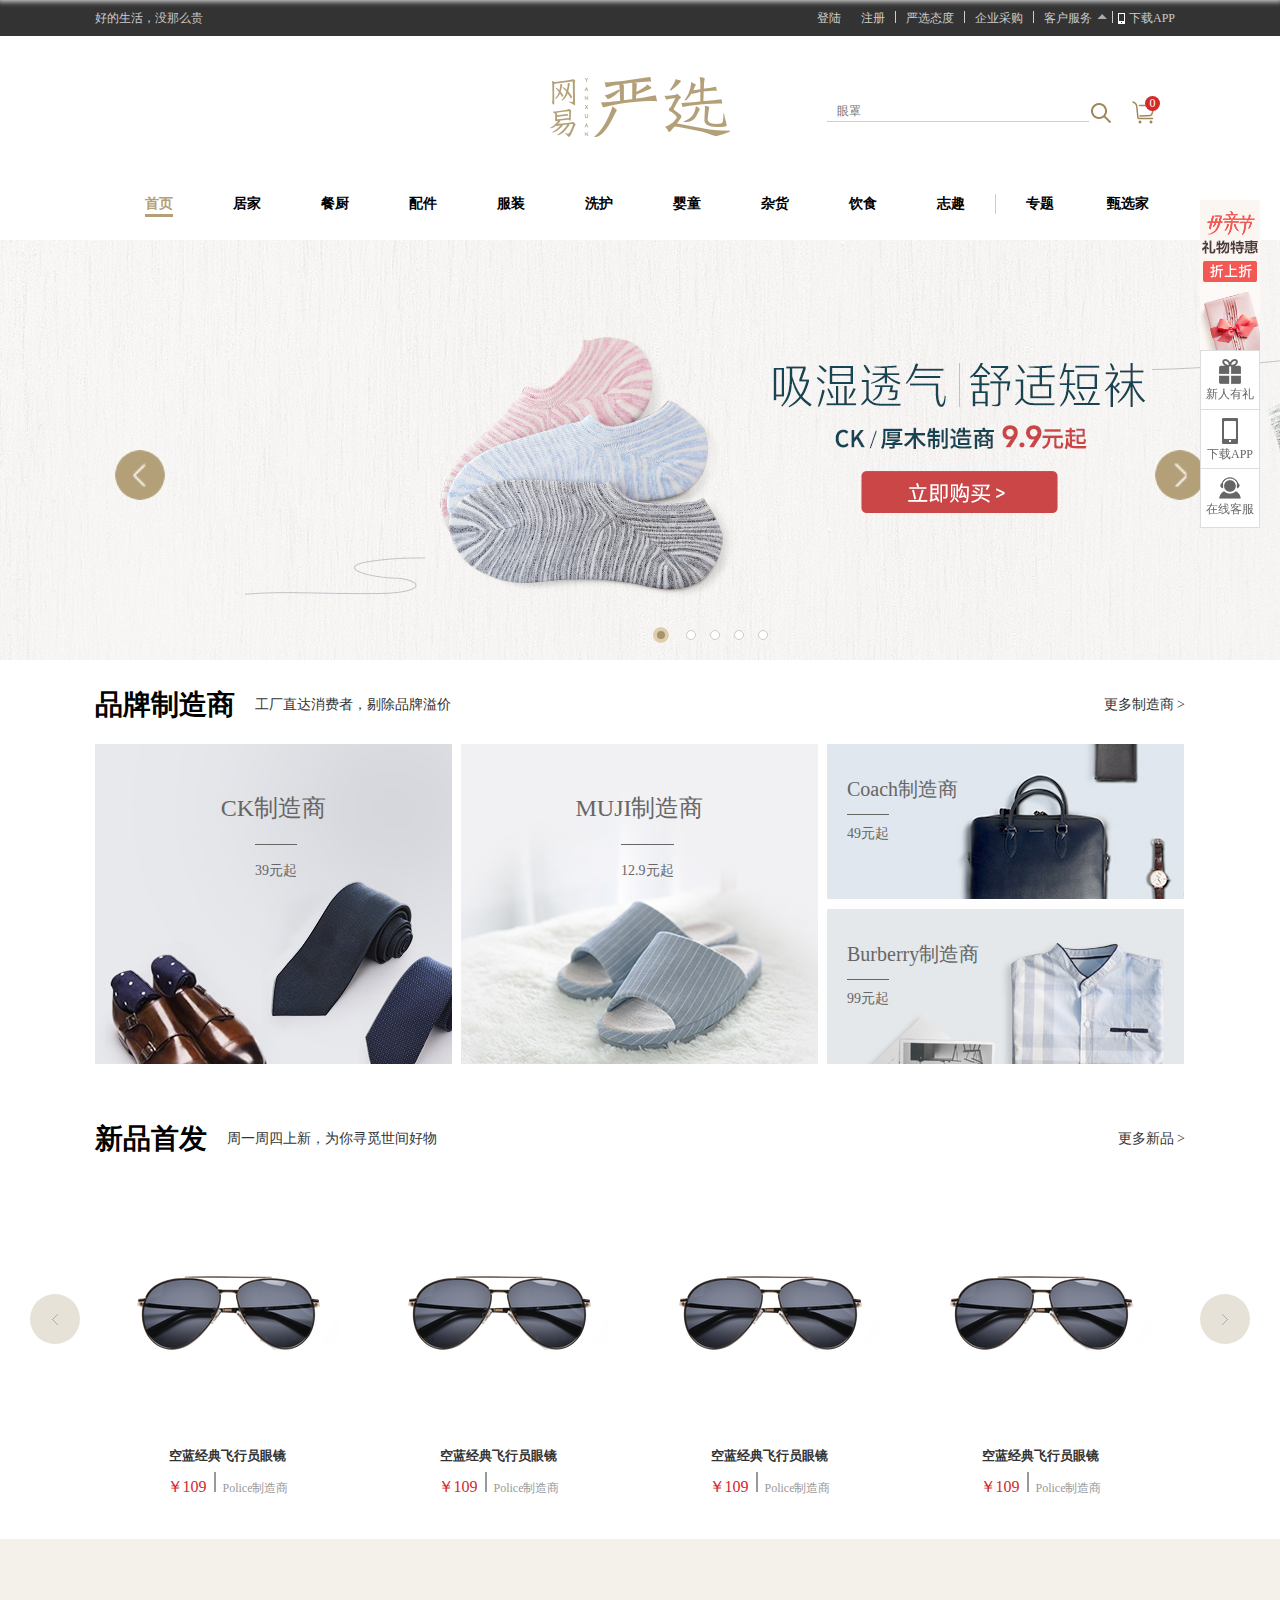
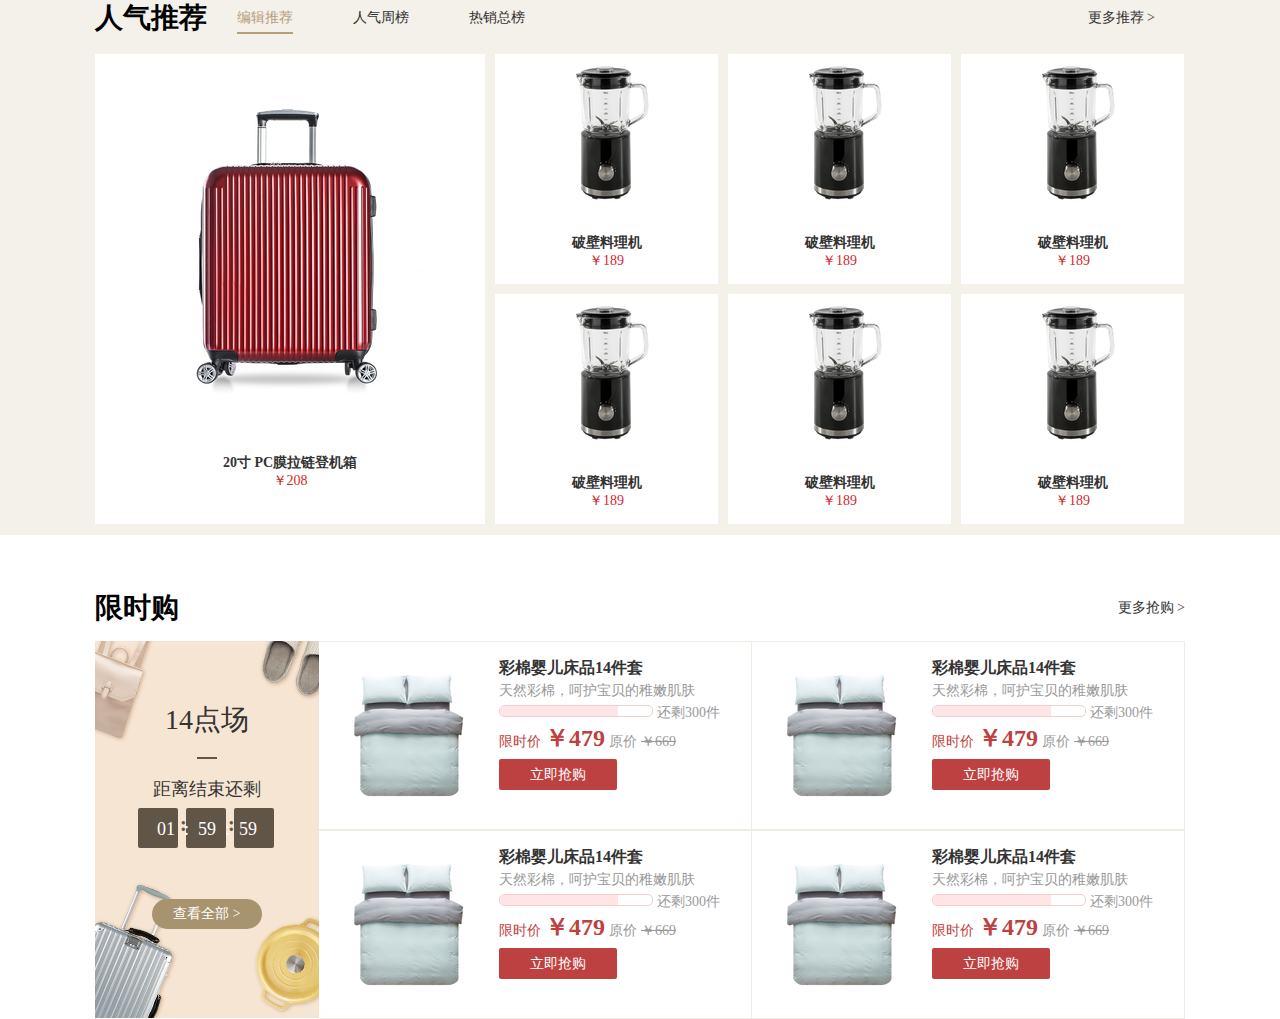
<file: 刘开源-网易严选/index.html>
<!DOCTYPE html>
<html>
<head>
	<title>网易严选首页</title>
	<meta charset="utf-8">
	<link rel="stylesheet" type="text/css" href="css/reset.css">
	<link rel="stylesheet" type="text/css" href="css/lky_css.css">
</head>
<body>
<!-- 顶部 -->
<div class="lky_head" style="overflow:hidden">
	<!-- 最上 -->
	<div class="lky_head_top_banner">
		<div class="lky_head_top clearFix">
			<p class="fl">好的生活，没那么贵</p>
			<div class="fr">
				<a class="fl" href="javascript:;">登陆</a>
				<a class="fl" href="javascript:;">注册</a>
				<b></b>
				<a class="fl" href="javascript:;">严选态度</a>
				<b></b>
				<a class="fl" href="javascript:;">企业采购</a>
				<b></b>
				<!-- 客户服务div -->
				<div id="customS" class="lky_head_top_customerservice fl re" >
					<a class="fl" href="javascript:;">客户服务</a>
					<span class="fl"></span>
					<ul class="ab">
						<i></i>
						<li><a href="javascript:;">帮助中心</a></li>
						<li><a href="javascript:;">在线客服</a></li>
						<li class="re">
							<a href="javascript:;">电话客服</a>
							<strong>
								<b></b>
							</strong>
							<div class="ab">
								<p>400-0368-163</p>
								<p>9:00-22:00</p>	
							</div>
						</li>
						<li><a href="javascript:;">商务合作</a></li>
					</ul>
				</div>
				<b></b>
				<!-- 下载APPdiv -->
				<div id="download" class="lky_head_top_download fl re">
					<a href="javascript:;">下载APP</a>
					<div class="ab">
						<i></i>
						<img src="images/lky_qrcode.png" width="150px">
						<p>扫码下载，首单立减8元</p>
					</div>
				</div>
			</div>
		</div>
	</div>
	<!-- 严选+导航 -->
	<div class="lky_head_logotop_banner">
		<div class="lky_head_logotop_wrap re">
			<!-- 严选 -->
			<div class="lky_head_logotop">
				<div class="lky_head_logo ab">
				</div>
				<div class="lky_head_logotop_search fr">
					<input type="text" name="" placeholder="眼罩">
					<div class="lky_head_logotop_search_enlarger"></div>
					<div class="lky_head_logotop_search_shoppingcar re">
						<span>0</span>
					</div>
				</div>
			</div>
			<!-- 导航 -->
			<ul id="lky_nav" class="lky_head_logo_nav fl re">
				<li>
					<a class="lky_on" href="javascript:;">首页</a>
				</li>
				<li>
					<a href="javascript:;">居家</a>
					<div class="lky_head_logo_nav_poswrap">	
					</div>
				</li>
				<li>
					<a href="javascript:;">餐厨</a>
					<div class="lky_head_logo_nav_poswrap">	
				</li>
				<li>
					<a href="javascript:;">配件</a>
					<div class="lky_head_logo_nav_poswrap">
				</li>
				<li>
					<a href="javascript:;">服装</a>
					<div class="lky_head_logo_nav_poswrap">
				</li>
				<li>
					<a href="javascript:;">洗护</a>
					<div class="lky_head_logo_nav_poswrap">	
				</li>
				<li>
					<a href="javascript:;">婴童</a>
					<div class="lky_head_logo_nav_poswrap">	
				</li>
				<li>
					<a href="javascript:;">杂货</a>
					<div class="lky_head_logo_nav_poswrap">	
				</li>
				<li>
					<a href="javascript:;">饮食</a>
					<div class="lky_head_logo_nav_poswrap">	
				</li>
				<li>
					<a href="javascript:;">志趣</a>
					<div class="lky_head_logo_nav_poswrap">	
				</li>
				<i></i>
				<li><a href="javascript:;">专题</a></li>
				<li><a href="javascript:;">甄选家</a></li>
			</ul>			
		</div>
	</div>
	<!-- 轮播图 -->
	<div class="lky_head_lbt re">
		<ul id="lky_lbt_pic" class="re">
			<li><img src="images/lky_lbt1.jpg"></li>
			<li><img src="images/lky_lbt2.jpg"></li>
			<li><img src="images/lky_lbt3.jpg"></li>
			<li><img src="images/lky_lbt4.jpg"></li>
			<li><img src="images/lky_lbt5.jpg"></li>
			<a id="lky_lbt_left" class="lky_head_lbt_left" href="javascript:;"></a>
			<a id="lky_lbt_right" class="lky_head_lbt_right" href="javascript:;"></a>
		</ul>		
		<div id="lky_lbt_btn" class="lky_head_lbt_select ab">
			<span class="lky_lbt_on"></span>
			<span></span>
			<span></span>
			<span></span>
			<span></span>
		</div>
	</div>
</div>
<!-- 吸顶条 -->
<div id="lky_nav_fixed_wrap" class="lky_xdt">
	<ul id="lky_nav_fixed" class="lky_head_logo_nav clearFix">
		<li>
			<a class="lky_on" href="javascript:;">首页</a>
		</li>
		<li>
			<a href="javascript:;">居家</a>
			<div class="lky_head_logo_nav_poswrap">	
			</div>
		</li>
		<li>
			<a href="javascript:;">餐厨</a>
			<div class="lky_head_logo_nav_poswrap">	
		</li>
		<li>
			<a href="javascript:;">配件</a>
			<div class="lky_head_logo_nav_poswrap">
		</li>
		<li>
			<a href="javascript:;">服装</a>
			<div class="lky_head_logo_nav_poswrap">
		</li>
		<li>
			<a href="javascript:;">洗护</a>
			<div class="lky_head_logo_nav_poswrap">	
		</li>
		<li>
			<a href="javascript:;">婴童</a>
			<div class="lky_head_logo_nav_poswrap">	
		</li>
		<li>
			<a href="javascript:;">杂货</a>
			<div class="lky_head_logo_nav_poswrap">	
		</li>
		<li>
			<a href="javascript:;">饮食</a>
			<div class="lky_head_logo_nav_poswrap">	
		</li>
		<li>
			<a href="javascript:;">志趣</a>
			<div class="lky_head_logo_nav_poswrap">	
		</li>
		<li class="lky_nav_fixed_shoppingcar">
			<div class="lky_head_logotop_search_shoppingcar re">
				<span>0</span>
			</div>
		</li>
		<li class="lky_nav_fixed_register">
			<a href="javascript:;">注册</a>
		</li>
		<li class="lky_nav_fixed_land">
			<a href="javascript:;">登陆</a>
		</li>
		<li class="lky_nav_fixed_logo">
			<a class="fl" href="javascript:;"></a>
		</li>
	</ul>
</div>
<!-- 1090固定尺寸 -->
<div class="lky_content">
	<!-- 品牌制造商 -->
	<div class="lky_ppzzs">
		<div class="lky_ppzzs_top clearFix">
			<h3 class="fl">品牌制造商</h3>
			<p class="fl">工厂直达消费者，剔除品牌溢价</p>
			<a class="fr" href="javascript:;">更多制造商 ></a>
		</div>
		<div class="lky_ppzzs_bd">
			<div class="lky_ppzzs_bd2 clearFix">
				<a href="javascript:;" class="fl re">
					<h2 class="ab">CK制造商</h2>
					<h4 class="ab">39元起</h4>
					<img src="images/lky_ppzzs1.jpg">
				</a>
				<a href="javascript:;" class="fl re">
					<h2 class="ab">MUJI制造商</h2>
					<h4 class="ab">12.9元起</h4>
					<img src="images/lky_ppzzs2.jpg">
				</a>
				<a href="javascript:;" class="fl re">
					<h5 class="ab">Coach制造商</h5>
					<h4 class="ab">49元起</h4>
					<img src="images/lky_ppzzs3.jpg">
				</a>
				<a href="javascript:;" class="fl re">
					<h5 class="ab">Burberry制造商</h5>
					<h4 class="ab">99元起</h4>
					<img src="images/lky_ppzzs4.jpg">
				</a>
			</div>
		</div>
	</div>
	<!-- 新品首发 -->
	<div class="lky_xpsf re">
		<div class="lky_ppzzs_top clearFix">
			<h3 class="fl">新品首发</h3>
			<p class="fl">周一周四上新，为你寻觅世间好物</p>
			<a class="fr" href="javascript:;">更多新品 ></a>
		</div>
		<!-- 新品首发左右箭头 -->
		<a class="lky_xpsf_left ab" href="javascript:;"></a>
		<a class="lky_xpsf_right ab" href="javascript:;"></a>
		<div class="lky_xpsf_bd clearFix re">	
			<!-- 新品首发轮播所有内容控宽	 -->
			<div class="lky_xpsf_bd_scrollboxwrap clearFix">
				<!-- 滚动内容3(附加) -->
				<div class="lky_xpsf_bd_scrollwrap fl">
					<!-- 滚动内容单块 -->
					<div class="fl re">
						<a href="javascript:;">
							<img src="images/lky_xpsf3b.png">
						</a>
						<h3><a href="javascript:;">网易智造轻薄系列移动电源</a></h3>
						<span class="price">￥129</span>
						<i></i>
						<span>Police制造商</span>
						<div class="lky_xpsf_bd_scrollmask ab"><img src="images/lky_xpsf3a.jpg"></div>
					</div>
					<div class="fl re">
						<a href="javascript:;">
							<img src="images/lky_xpsf3b.png">
						</a>
						<h3><a href="javascript:;">网易智造轻薄系列移动电源</a></h3>
						<span class="price">￥129</span>
						<i></i>
						<span>Police制造商</span>
						<div class="lky_xpsf_bd_scrollmask ab"><img src="images/lky_xpsf3a.jpg"></div>
					</div>
					<div class="fl re">
						<a href="javascript:;">
							<img src="images/lky_xpsf3b.png">
						</a>
						<h3><a href="javascript:;">网易智造轻薄系列移动电源</a></h3>
						<span class="price">￥129</span>
						<i></i>
						<span>Police制造商</span>
						<div class="lky_xpsf_bd_scrollmask ab"><img src="images/lky_xpsf3a.jpg"></div>
					</div>
					<div class="fl re">
						<a href="javascript:;">
							<img src="images/lky_xpsf3b.png">
						</a>
						<h3><a href="javascript:;">网易智造轻薄系列移动电源</a></h3>
						<span class="price">￥129</span>
						<i></i>
						<span>Police制造商</span>
						<div class="lky_xpsf_bd_scrollmask ab"><img src="images/lky_xpsf3a.jpg"></div>
					</div>
				</div>
				<!-- 滚动内容1 -->
				<div class="lky_xpsf_bd_scrollwrap fl">
					<!-- 滚动内容单块 -->
					<div class="fl re">
						<a href="javascript:;">
							<img src="images/lky_xpsf1b.png">
						</a>
						<h3><a href="javascript:;">空蓝经典飞行员眼镜</a></h3>
						<span class="price">￥109</span>
						<i></i>
						<span>Police制造商</span>
						<div class="lky_xpsf_bd_scrollmask ab"><img src="images/lky_xpsf1a.jpg"></div>
					</div>
					<div class="fl re">
						<a href="javascript:;">
							<img src="images/lky_xpsf1b.png">
						</a>
						<h3><a href="javascript:;">空蓝经典飞行员眼镜</a></h3>
						<span class="price">￥109</span>
						<i></i>
						<span>Police制造商</span>
						<div class="lky_xpsf_bd_scrollmask ab"><img src="images/lky_xpsf1a.jpg"></div>
					</div>
					<div class="fl re">
						<a href="javascript:;">
							<img src="images/lky_xpsf1b.png">
						</a>
						<h3><a href="javascript:;">空蓝经典飞行员眼镜</a></h3>
						<span class="price">￥109</span>
						<i></i>
						<span>Police制造商</span>
						<div class="lky_xpsf_bd_scrollmask ab"><img src="images/lky_xpsf1a.jpg"></div>
					</div>
					<div class="fl re">
						<a href="javascript:;">
							<img src="images/lky_xpsf1b.png">
						</a>
						<h3><a href="javascript:;">空蓝经典飞行员眼镜</a></h3>
						<span class="price">￥109</span>
						<i></i>
						<span>Police制造商</span>
						<div class="lky_xpsf_bd_scrollmask ab"><img src="images/lky_xpsf1a.jpg"></div>
					</div>
				</div>
				<!-- 滚动内容2 -->
				<div class="lky_xpsf_bd_scrollwrap fl">
					<!-- 滚动内容单块 -->
					<div class="fl re">
						<a href="javascript:;">
							<img src="images/lky_xpsf2b.png">
						</a>
						<h3><a href="javascript:;">男式基础纯棉口袋T恤</a></h3>
						<span class="price">￥49</span>
						<i></i>
						<span>Police制造商</span>
						<div class="lky_xpsf_bd_scrollmask ab"><img src="images/lky_xpsf2a.jpg"></div>
					</div>
					<div class="fl re">
						<a href="javascript:;">
							<img src="images/lky_xpsf2b.png">
						</a>
						<h3><a href="javascript:;">男式基础纯棉口袋T恤</a></h3>
						<span class="price">￥49</span>
						<i></i>
						<span>Police制造商</span>
						<div class="lky_xpsf_bd_scrollmask ab"><img src="images/lky_xpsf2a.jpg"></div>
					</div>
					<div class="fl re">
						<a href="javascript:;">
							<img src="images/lky_xpsf2b.png">
						</a>
						<h3><a href="javascript:;">男式基础纯棉口袋T恤</a></h3>
						<span class="price">￥49</span>
						<i></i>
						<span>Police制造商</span>
						<div class="lky_xpsf_bd_scrollmask ab"><img src="images/lky_xpsf2a.jpg"></div>
					</div>
					<div class="fl re">
						<a href="javascript:;">
							<img src="images/lky_xpsf2b.png">
						</a>
						<h3><a href="javascript:;">男式基础纯棉口袋T恤</a></h3>
						<span class="price">￥49</span>
						<i></i>
						<span>Police制造商</span>
						<div class="lky_xpsf_bd_scrollmask ab"><img src="images/lky_xpsf2a.jpg"></div>
					</div>
				</div>
				<!-- 滚动内容3 -->
				<div class="lky_xpsf_bd_scrollwrap fl">
					<!-- 滚动内容单块 -->
					<div class="fl re">
						<a href="javascript:;">
							<img src="images/lky_xpsf3b.png">
						</a>
						<h3><a href="javascript:;">网易智造轻薄系列移动电源</a></h3>
						<span class="price">￥129</span>
						<i></i>
						<span>Police制造商</span>
						<div class="lky_xpsf_bd_scrollmask ab"><img src="images/lky_xpsf3a.jpg"></div>
					</div>
					<div class="fl re">
						<a href="javascript:;">
							<img src="images/lky_xpsf3b.png">
						</a>
						<h3><a href="javascript:;">网易智造轻薄系列移动电源</a></h3>
						<span class="price">￥129</span>
						<i></i>
						<span>Police制造商</span>
						<div class="lky_xpsf_bd_scrollmask ab"><img src="images/lky_xpsf3a.jpg"></div>
					</div>
					<div class="fl re">
						<a href="javascript:;">
							<img src="images/lky_xpsf3b.png">
						</a>
						<h3><a href="javascript:;">网易智造轻薄系列移动电源</a></h3>
						<span class="price">￥129</span>
						<i></i>
						<span>Police制造商</span>
						<div class="lky_xpsf_bd_scrollmask ab"><img src="images/lky_xpsf3a.jpg"></div>
					</div>
					<div class="fl re">
						<a href="javascript:;">
							<img src="images/lky_xpsf3b.png">
						</a>
						<h3><a href="javascript:;">网易智造轻薄系列移动电源</a></h3>
						<span class="price">￥129</span>
						<i></i>
						<span>Police制造商</span>
						<div class="lky_xpsf_bd_scrollmask ab"><img src="images/lky_xpsf3a.jpg"></div>
					</div>
				</div>
				<!-- 滚动内容1(附加) -->
				<div class="lky_xpsf_bd_scrollwrap fl">
					<!-- 滚动内容单块 -->
					<div class="fl re">
						<a href="javascript:;">
							<img src="images/lky_xpsf1b.png">
						</a>
						<h3><a href="javascript:;">空蓝经典飞行员眼镜</a></h3>
						<span class="price">￥109</span>
						<i></i>
						<span>Police制造商</span>
						<div class="lky_xpsf_bd_scrollmask ab"><img src="images/lky_xpsf1a.jpg"></div>
					</div>
					<div class="fl re">
						<a href="javascript:;">
							<img src="images/lky_xpsf1b.png">
						</a>
						<h3><a href="javascript:;">空蓝经典飞行员眼镜</a></h3>
						<span class="price">￥109</span>
						<i></i>
						<span>Police制造商</span>
						<div class="lky_xpsf_bd_scrollmask ab"><img src="images/lky_xpsf1a.jpg"></div>
					</div>
					<div class="fl re">
						<a href="javascript:;">
							<img src="images/lky_xpsf1b.png">
						</a>
						<h3><a href="javascript:;">空蓝经典飞行员眼镜</a></h3>
						<span class="price">￥109</span>
						<i></i>
						<span>Police制造商</span>
						<div class="lky_xpsf_bd_scrollmask ab"><img src="images/lky_xpsf1a.jpg"></div>
					</div>
					<div class="fl re">
						<a href="javascript:;">
							<img src="images/lky_xpsf1b.png">
						</a>
						<h3><a href="javascript:;">空蓝经典飞行员眼镜</a></h3>
						<span class="price">￥109</span>
						<i></i>
						<span>Police制造商</span>
						<div class="lky_xpsf_bd_scrollmask ab"><img src="images/lky_xpsf1a.jpg"></div>
					</div>
				</div>
			</div>
		</div>
	</div>	
</div>
<!-- 人气推荐-通栏 -->
<div class="lky_rqtj_banner">
	<div class="lky_rqtj">
		<div class="lky_rqtj_top clearFix">
			<h3 class="fl">人气推荐</h3>
			<a class="lky_rqtj_btn lky_rqtj_top_on fl " href="javascript:;">编辑推荐</a>
			<a class="lky_rqtj_btn fl" href="javascript:;">人气周榜</a>
			<a class="lky_rqtj_btn fl" href="javascript:;">热销总榜</a>
			<a class="fr" href="javascript:;">更多推荐 ></a>
		</div>
		<!-- 编辑推荐 -->
		<div class="lky_rqtj_bd clearFix">
			<!-- 人气推荐左侧大图 -->
			<div class="lky_rqtj_bd_big fl">
				<img src="images/lky_rqtj_big.png">
				<p><a href="javascript:;">20寸 PC膜拉链登机箱</a></p>
				<p class="price">￥208</p>
			</div>
			<!-- 人气推荐右侧图 -->
			<div class="lky_rqtj_bd_small fr">
				<ul class="fl">
					<li class="fl">
						<img src="images/lky_rqtj_small.png">
						<p><a href="javascript:;">破壁料理机</a></p>
						<p class="price">￥189</p>
					</li>
					<li class="fl">
						<img src="images/lky_rqtj_small.png">
						<p><a href="javascript:;">破壁料理机</a></p>
						<p class="price">￥189</p>
					</li>
					<li class="fl">
						<img src="images/lky_rqtj_small.png">
						<p><a href="javascript:;">破壁料理机</a></p>
						<p class="price">￥189</p>
					</li>
					<li class="fl">
						<img src="images/lky_rqtj_small.png">
						<p><a href="javascript:;">破壁料理机</a></p>
						<p class="price">￥189</p>
					</li>
					<li class="fl">
						<img src="images/lky_rqtj_small.png">
						<p><a href="javascript:;">破壁料理机</a></p>
						<p class="price">￥189</p>
					</li>
					<li class="fl">
						<img src="images/lky_rqtj_small.png">
						<p><a href="javascript:;">破壁料理机</a></p>
						<p class="price">￥189</p>
					</li>
				</ul>
			</div>			
		</div>
		<!-- 人气周榜 -->
		<div class="lky_rqtj_bd clearFix" style="display: none;">
			<!-- 人气推荐左侧大图 -->
			<div class="lky_rqtj_bd_big fl">
				<img src="images/lky_rqtj_big2.png">
				<p><a href="javascript:;">日式和风声波式电动牙刷</a></p>
				<p class="price">￥208</p>
			</div>
			<!-- 人气推荐右侧图 -->
			<div class="lky_rqtj_bd_small fr">
				<ul class="fl">
					<li class="fl">
						<img src="images/lky_rqtj_small2.png">
						<p><a href="javascript:;">简约陶瓷马克杯</a></p>
						<p class="price">￥39</p>
					</li>
					<li class="fl">
						<img src="images/lky_rqtj_small2.png">
						<p><a href="javascript:;">简约陶瓷马克杯</a></p>
						<p class="price">￥39</p>
					</li>
					<li class="fl">
						<img src="images/lky_rqtj_small2.png">
						<p><a href="javascript:;">简约陶瓷马克杯</a></p>
						<p class="price">￥39</p>
					</li>
					<li class="fl">
						<img src="images/lky_rqtj_small2.png">
						<p><a href="javascript:;">简约陶瓷马克杯</a></p>
						<p class="price">￥39</p>
					</li>
					<li class="fl">
						<img src="images/lky_rqtj_small2.png">
						<p><a href="javascript:;">简约陶瓷马克杯</a></p>
						<p class="price">￥39</p>
					</li>
					<li class="fl">
						<img src="images/lky_rqtj_small2.png">
						<p><a href="javascript:;">简约陶瓷马克杯</a></p>
						<p class="price">￥39</p>
					</li>
				</ul>
			</div>			
		</div>
		<!-- 热销总榜 -->
		<div class="lky_rqtj_bd clearFix" style="display: none;">
			<!-- 人气推荐左侧大图 -->
			<div class="lky_rqtj_bd_big fl">
				<img src="images/lky_rqtj_big3.png">
				<p><a href="javascript:;">轻简四季居家拖鞋</a></p>
				<p class="price">￥19.9</p>
			</div>
			<!-- 人气推荐右侧图 -->
			<div class="lky_rqtj_bd_small fr">
				<ul class="fl">
					<li class="fl">
						<img src="images/lky_rqtj_small3.png">
						<p><a href="javascript:;">冻干蜂蜜柠檬片 60克</a></p>
						<p class="price">￥25</p>
					</li>
					<li class="fl">
						<img src="images/lky_rqtj_small3.png">
						<p><a href="javascript:;">冻干蜂蜜柠檬片 60克</a></p>
						<p class="price">￥25</p>
					</li>
					<li class="fl">
						<img src="images/lky_rqtj_small3.png">
						<p><a href="javascript:;">冻干蜂蜜柠檬片 60克</a></p>
						<p class="price">￥25</p>
					</li>
					<li class="fl">
						<img src="images/lky_rqtj_small3.png">
						<p><a href="javascript:;">冻干蜂蜜柠檬片 60克</a></p>
						<p class="price">￥25</p>
					</li>
					<li class="fl">
						<img src="images/lky_rqtj_small3.png">
						<p><a href="javascript:;">冻干蜂蜜柠檬片 60克</a></p>
						<p class="price">￥25</p>
					</li>
					<li class="fl">
						<img src="images/lky_rqtj_small3.png">
						<p><a href="javascript:;">冻干蜂蜜柠檬片 60克</a></p>
						<p class="price">￥25</p>
					</li>
				</ul>
			</div>			
		</div>
	</div>
</div>
<!-- 侧边fixed -->
<div class="lky_sidebar">
	<div class="lky_sidebar_toppic clearFix">
		<a href="javascript:;"></a>
	</div>
	<div class="lky_sidebar_box">
		<a href="javascript:;">
			<div class="lky_sidebar_box_1"></div>
			<span>新人有礼</span>
		</a>
	</div>
	<div class="lky_sidebar_box re">
		<a href="javascript:;">
			<div class="lky_sidebar_box_2"></div>
			<span>下载APP</span>
		</a>
		<b>
			<i></i>
			<span>首单立减8元</span>
		</b>
	</div>
	<div class="lky_sidebar_box">
		<a href="javascript:;">
			<div class="lky_sidebar_box_3"></div>
			<span>在线客服</span>
		</a>
	</div>
	<div class="lky_sidebar_backtop">
		<p><a href="javascript:;">回顶部</a></p>
	</div>
</div>
<!-- 限时购 -->
<div class="lky_timelimit">
	<div class="lky_timelimit_top clearFix">
		<h3 class="fl">限时购</h3>
		<a class="fr" href="javascript:;">更多抢购 ></a>
	</div>
	<div class="lky_timelimit_bd clearFix">
		<a class="lky_timelimit_bd_left fl" href="javascript:;">
			<div class="re">
				<h2>14点场</h2>
				<i></i>
				<p>距离结束还剩</p>
				<p id="lky_countdown">01&nbsp&nbsp:&nbsp&nbsp59&nbsp&nbsp:&nbsp&nbsp59</p>
				<span class="lky_timelimit_bd_left_mask1 ab"><b>:</b></span>
				<span class="lky_timelimit_bd_left_mask2 ab"><b>:</b></span>
				<span class="lky_timelimit_bd_left_mask3 ab"></span>
				<h4>查看全部 ></h4>
			</div>
		</a>
		<ul class="lky_timelimit_bd_right fl">
			<li class="clearFix">
				<div class="fl">
					<a href="javascript:;"><img src="images/lky_xsg2.png" alt=""></a>
				</div>
				<div class="fl">
					<h2><a href="javascript:;">彩棉婴儿床品14件套</a></h2>
					<p>天然彩棉，呵护宝贝的稚嫩肌肤</p>
					<div>
						<b class="lky_timelimit_bd_right_bar"><i></i></b>
						<span>还剩300件</span>
					</div>
					<span class="price1">限时价</span>
					<span class="price2">￥479</span>
					<span class="price3">原价</span>
					<span class="price4">￥669</span>
					<div class="lky_buynow clearFix">
						<a class="fl" href="javascript:;">立即抢购</a>
					</div>
				</div>
			</li>
			<li class="clearFix">
				<div class="fl">
					<a href="javascript:;"><img src="images/lky_xsg2.png" alt=""></a>
				</div>
				<div class="fl">
					<h2><a href="javascript:;">彩棉婴儿床品14件套</a></h2>
					<p>天然彩棉，呵护宝贝的稚嫩肌肤</p>
					<div>
						<b class="lky_timelimit_bd_right_bar"><i></i></b>
						<span>还剩300件</span>
					</div>
					<span class="price1">限时价</span>
					<span class="price2">￥479</span>
					<span class="price3">原价</span>
					<span class="price4">￥669</span>
					<div class="lky_buynow clearFix">
						<a class="fl" href="javascript:;">立即抢购</a>
					</div>
				</div>
			</li>
			<li class="clearFix">
				<div class="fl">
					<a href="javascript:;"><img src="images/lky_xsg2.png" alt=""></a>
				</div>
				<div class="fl">
					<h2><a href="javascript:;">彩棉婴儿床品14件套</a></h2>
					<p>天然彩棉，呵护宝贝的稚嫩肌肤</p>
					<div>
						<b class="lky_timelimit_bd_right_bar"><i></i></b>
						<span>还剩300件</span>
					</div>
					<span class="price1">限时价</span>
					<span class="price2">￥479</span>
					<span class="price3">原价</span>
					<span class="price4">￥669</span>
					<div class="lky_buynow clearFix">
						<a class="fl" href="javascript:;">立即抢购</a>
					</div>
				</div>
			</li>
			<li class="clearFix">
				<div class="fl">
					<a href="javascript:;"><img src="images/lky_xsg2.png" alt=""></a>
				</div>
				<div class="fl">
					<h2><a href="javascript:;">彩棉婴儿床品14件套</a></h2>
					<p>天然彩棉，呵护宝贝的稚嫩肌肤</p>
					<div>
						<b class="lky_timelimit_bd_right_bar"><i></i></b>
						<span>还剩300件</span>
					</div>
					<span class="price1">限时价</span>
					<span class="price2">￥479</span>
					<span class="price3">原价</span>
					<span class="price4">￥669</span>
					<div class="lky_buynow clearFix">
						<a class="fl" href="javascript:;">立即抢购</a>
					</div>
				</div>
			</li>
		</ul>
	</div>
</div>
</body>
<script type="text/javascript" src="js/lky_js.js">
</script>

</html>
</file>
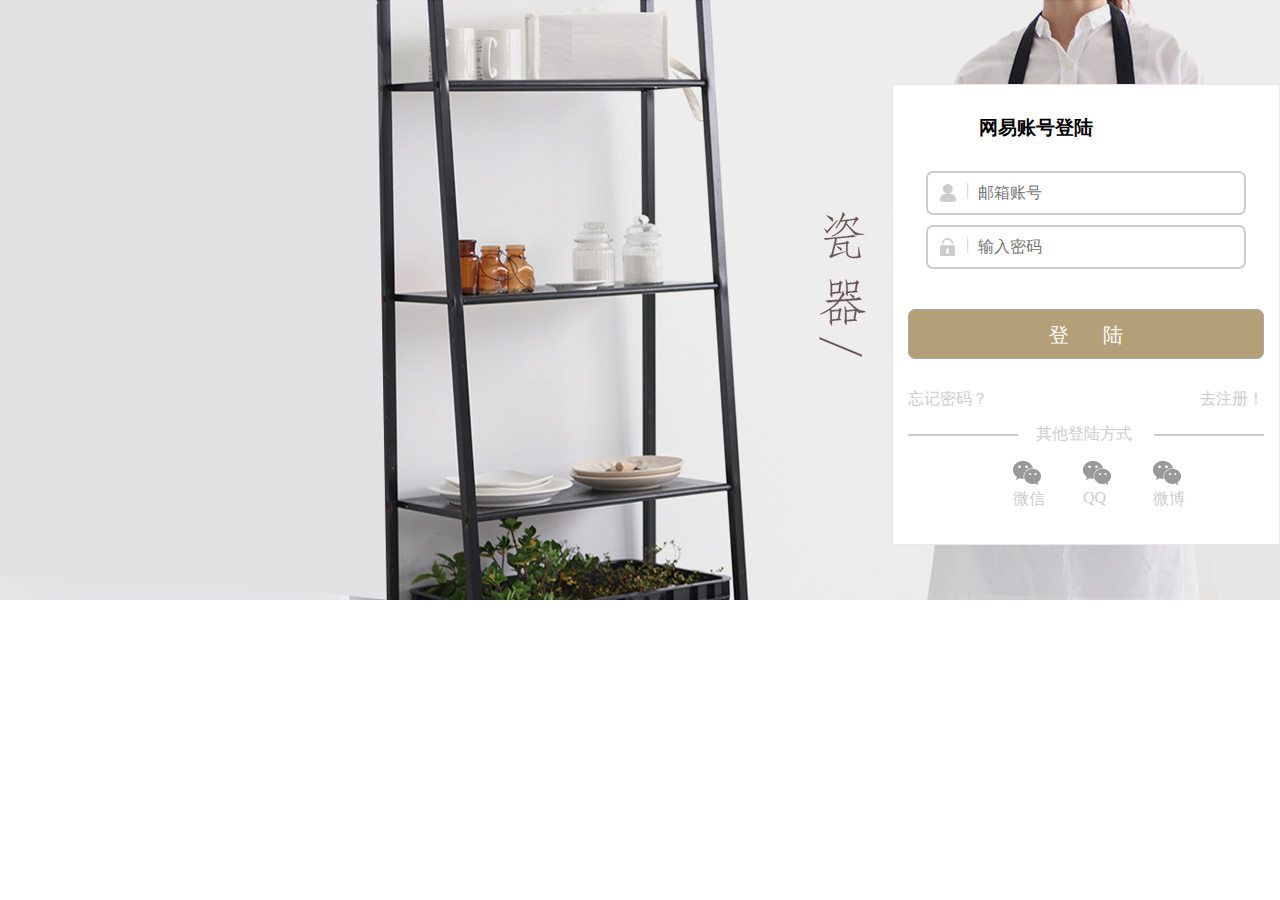
<file: 张宁-网易严选/index.html>
<!DOCTYPE html>
<html>

	<head>
		<meta charset="UTF-8">
		<title>网易严选登录</title>
		<link rel="stylesheet" href=" css/Login.css">
		<script type="text/javascript"></script>
	</head>

	<body>
		<div class="zn_box">
			<div class="zn_login">
				<!--标题-->
				<div>
					<h3 class="zn_title">网易账号登陆</h3>
				</div>
				<!--账号-->
				<div class="zn_center clearFix">
					<div class="zn_pic fl"><span class="zn_span">|</span></div>
					<input type="text" placeholder="邮箱账号" class="zn_text fl"id="zn_text" />
				</div>
				<!--输入密码-->
				<div class="zn_center1 clearFix">
					<div class="zn_pic1 fl"><span class="zn_span">|</span></div>
					<input type="text" placeholder="输入密码" class="zn_text fl"id="zn_text1" />
				</div>
				<input type="button" value="登      陆" class="zn_btn" />
				<!--忘记密码-->
				<div class="zn_key classFix">
					<a href="javascript:;" class="zn_password fl">忘记密码？</a>
					<a href="javascript:;" class="zn_password fr">去注册！</a>
				</div>
				<!--其他登陆方式-->
				<div class="zn_try clearFix">
					<div class="zn_other fl"></div>
					<span class="zn_cross">其他登陆方式</span>
					<div class="zn_other1 fr"></div>
				</div>
				<!--微信，qq，微博-->
				<div class="zn_network classFix">
					<div class="zn_network1 fl">
					<a href="javascript:;" class="zn_wechatpic"></a>
					<a href="javascript:;" class="zn_wechat">微信</a>
					</div>
					<div class="zn_network2 fl">
					<a href="javascript:;" class="zn_QQpic"></a>
					<a href="javascript:;" class="zn_QQ">QQ</a>
					</div>
					<div class="zn_network3 fl">
					<a href="javascript:;" class="zn_weibopic"></a>
					<a href="javascript:;" class="zn_weibo">微博</a>
					</div>
				</div>
			</div>
		</div>
		<script>
			<input style="ime-mode:disabled">
		</script>
	</body>

</html>
</file>
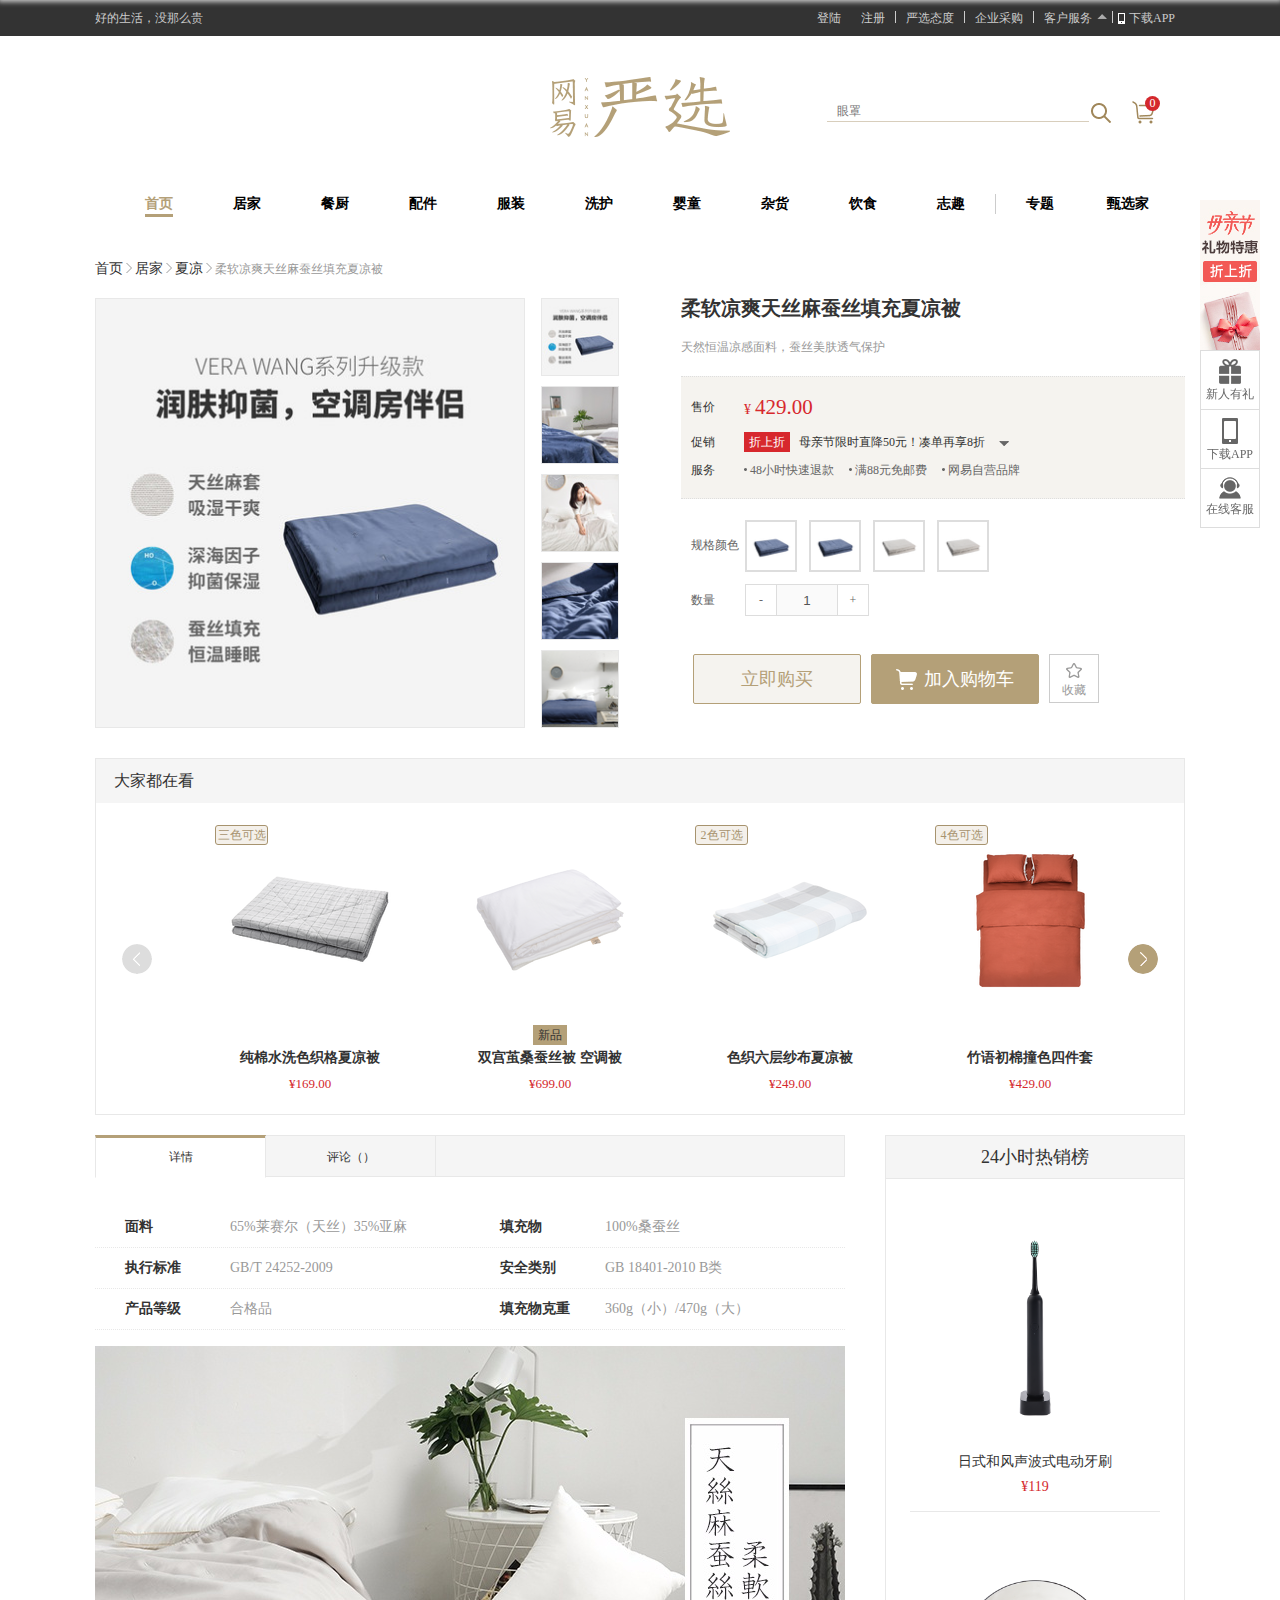
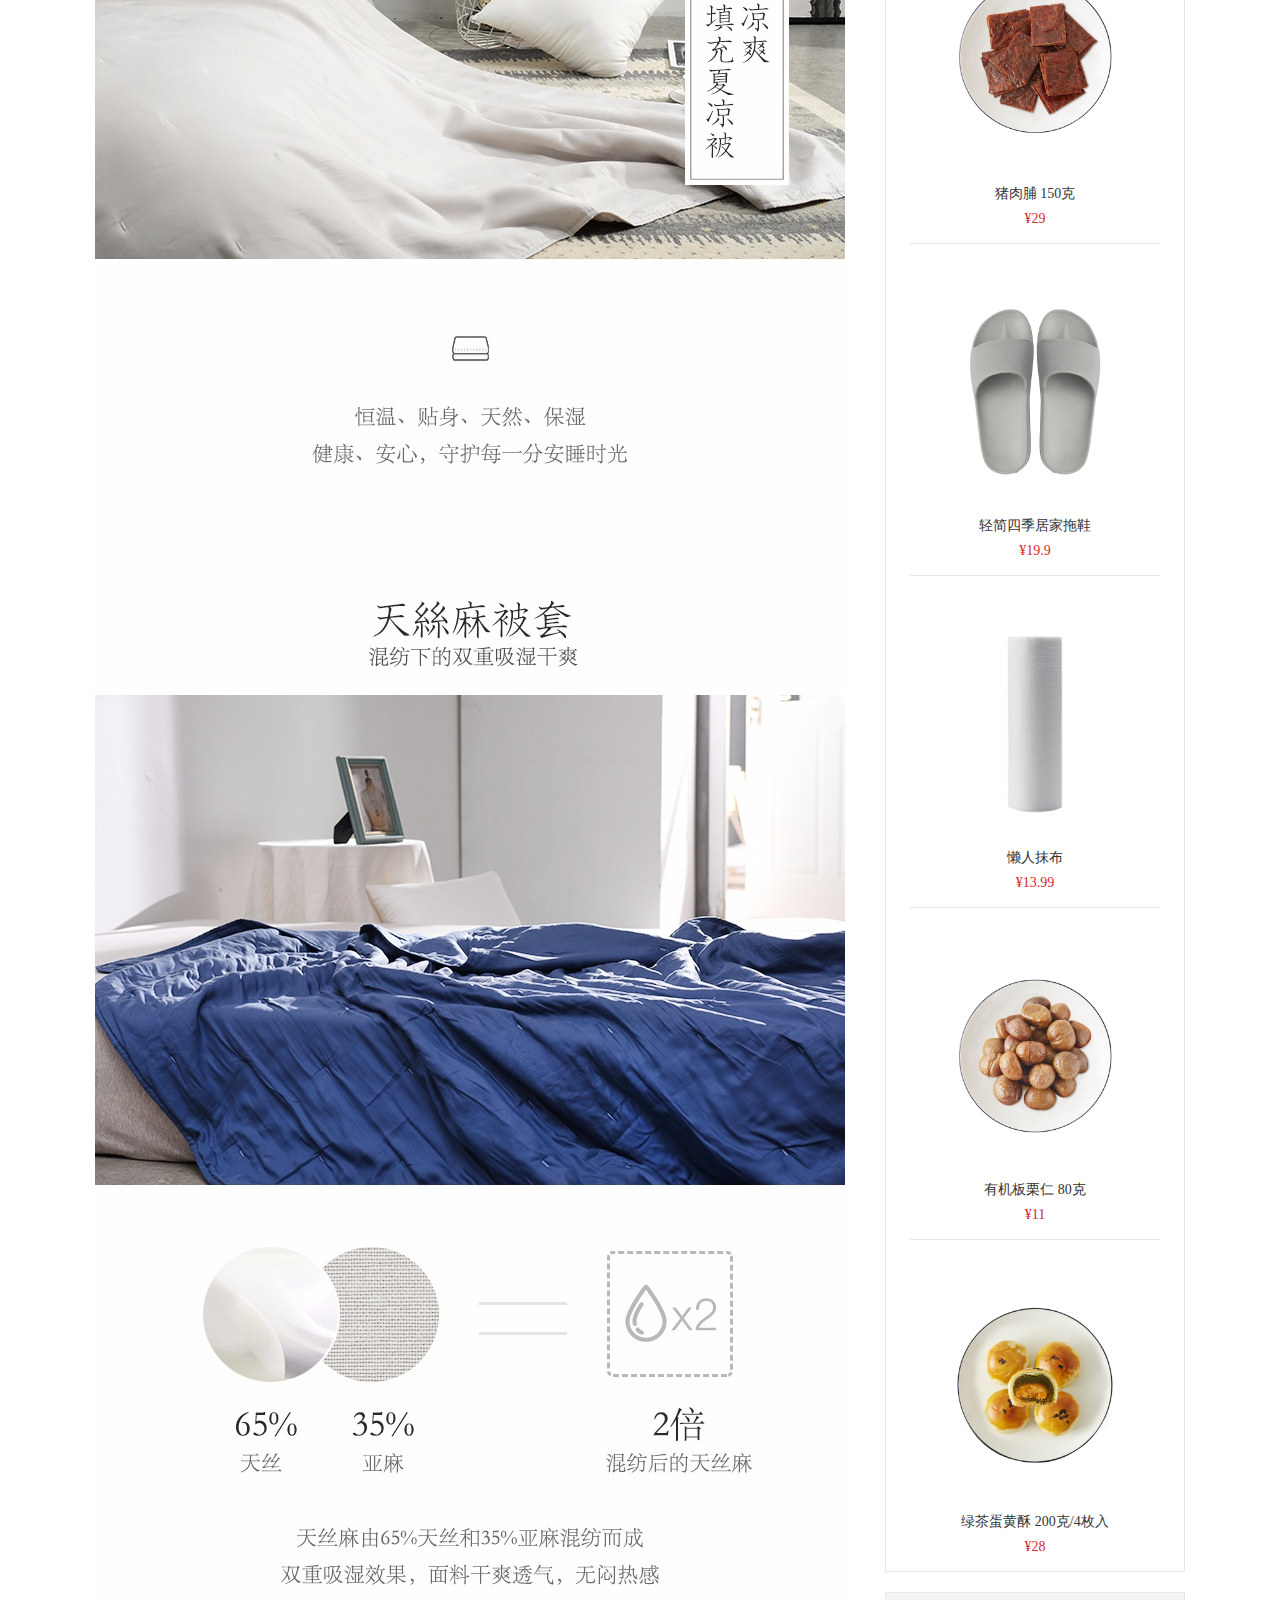
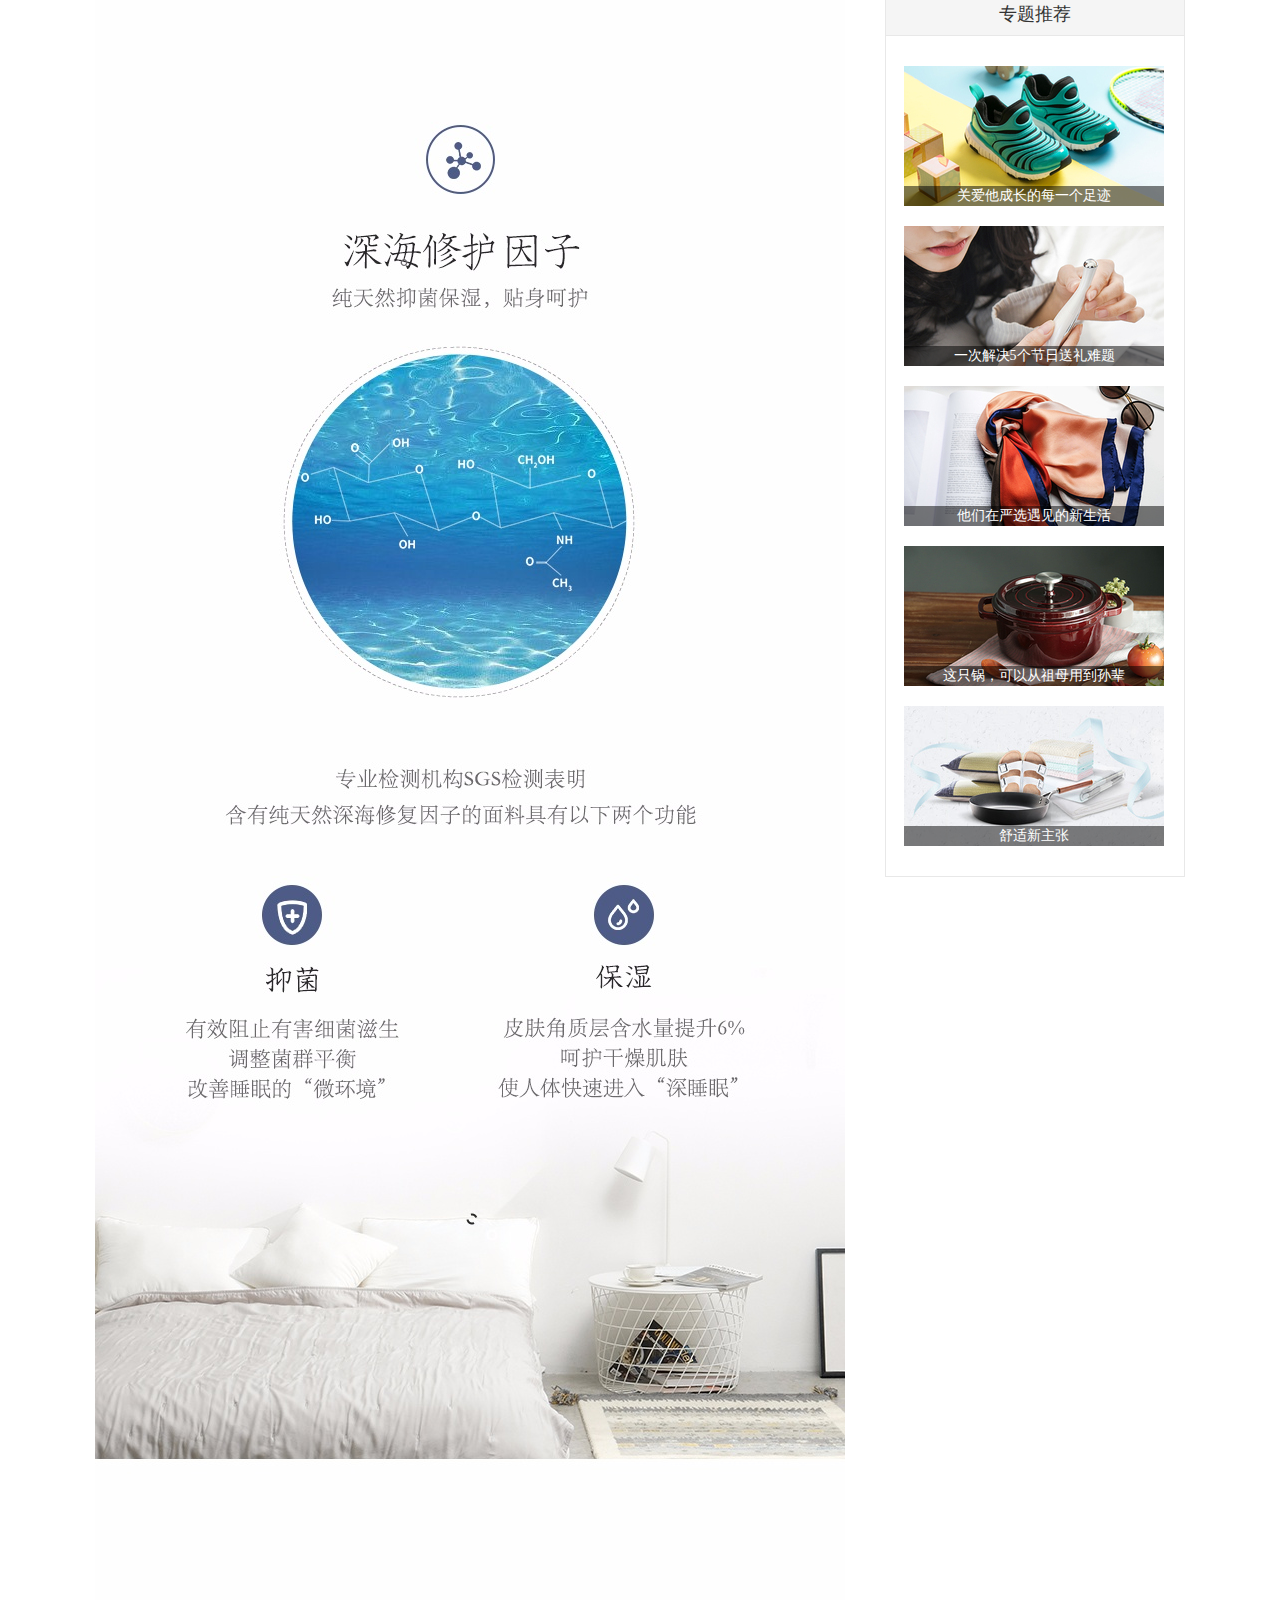
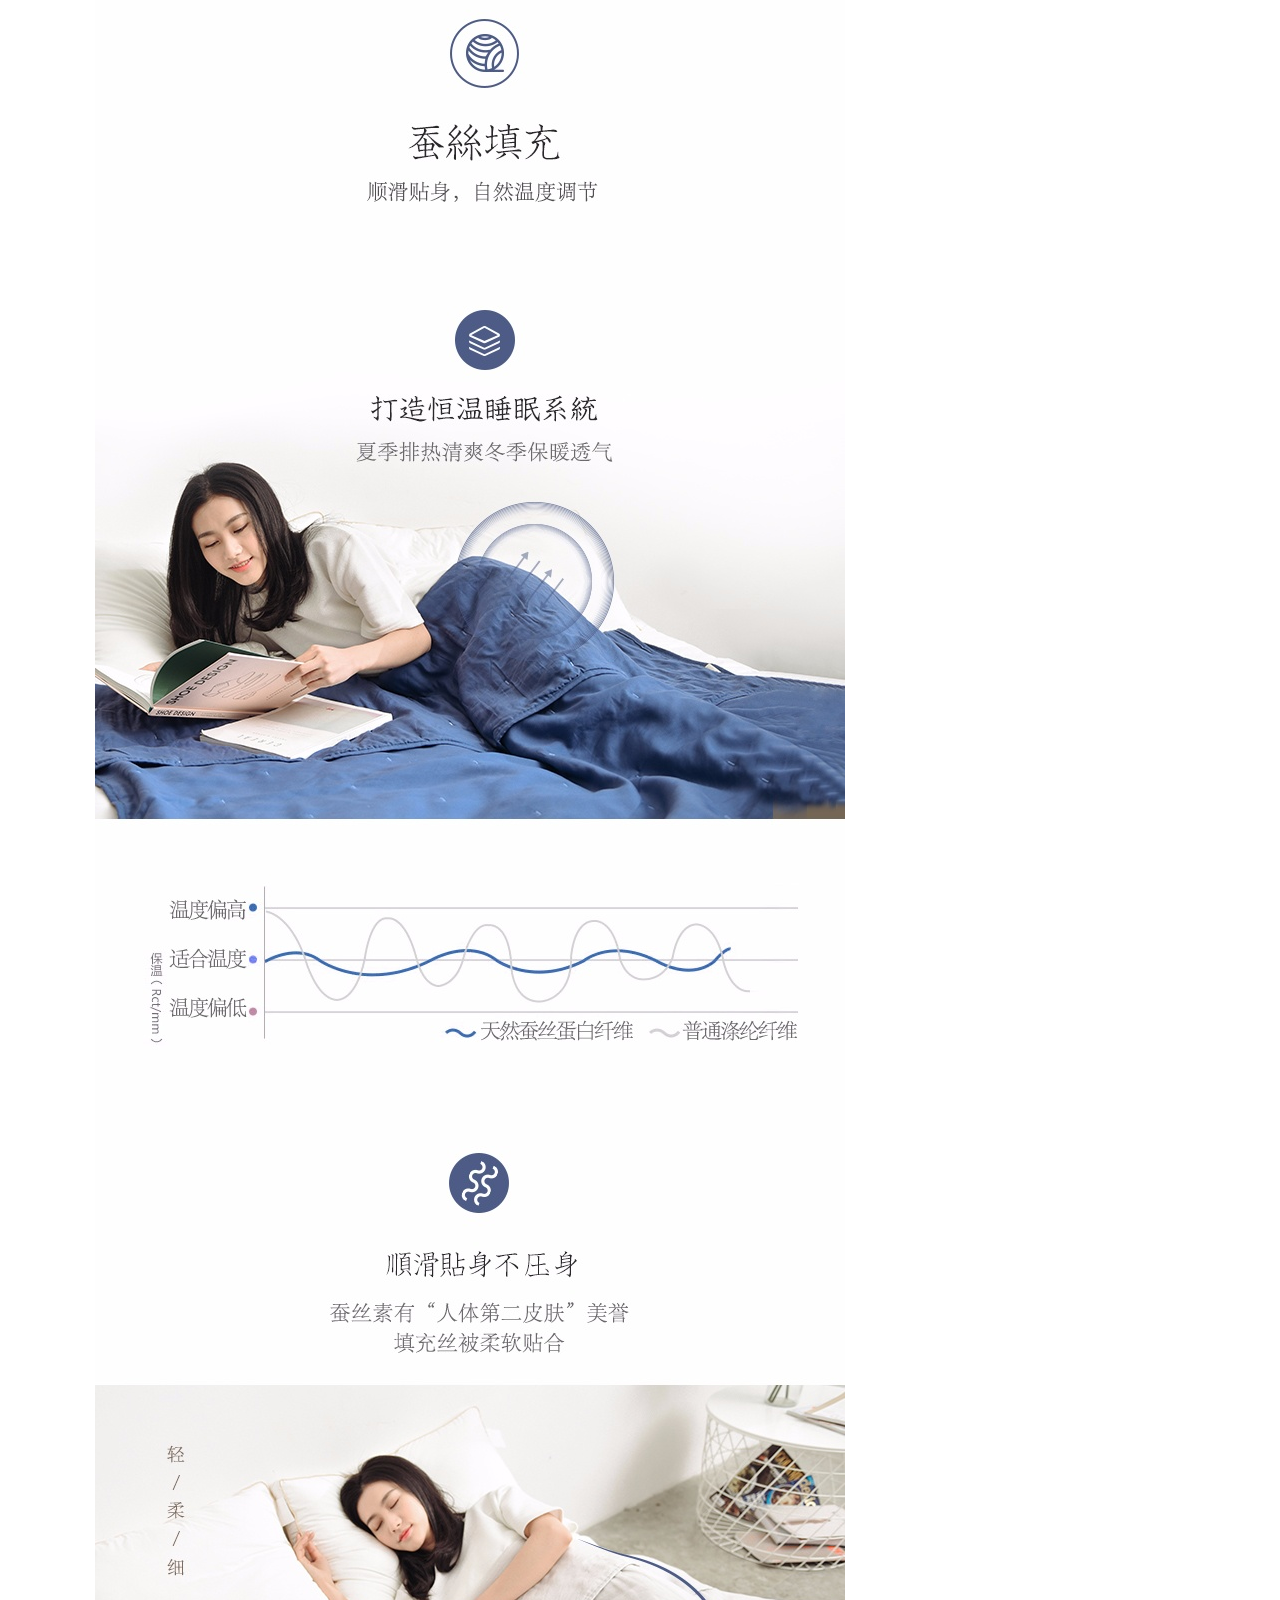
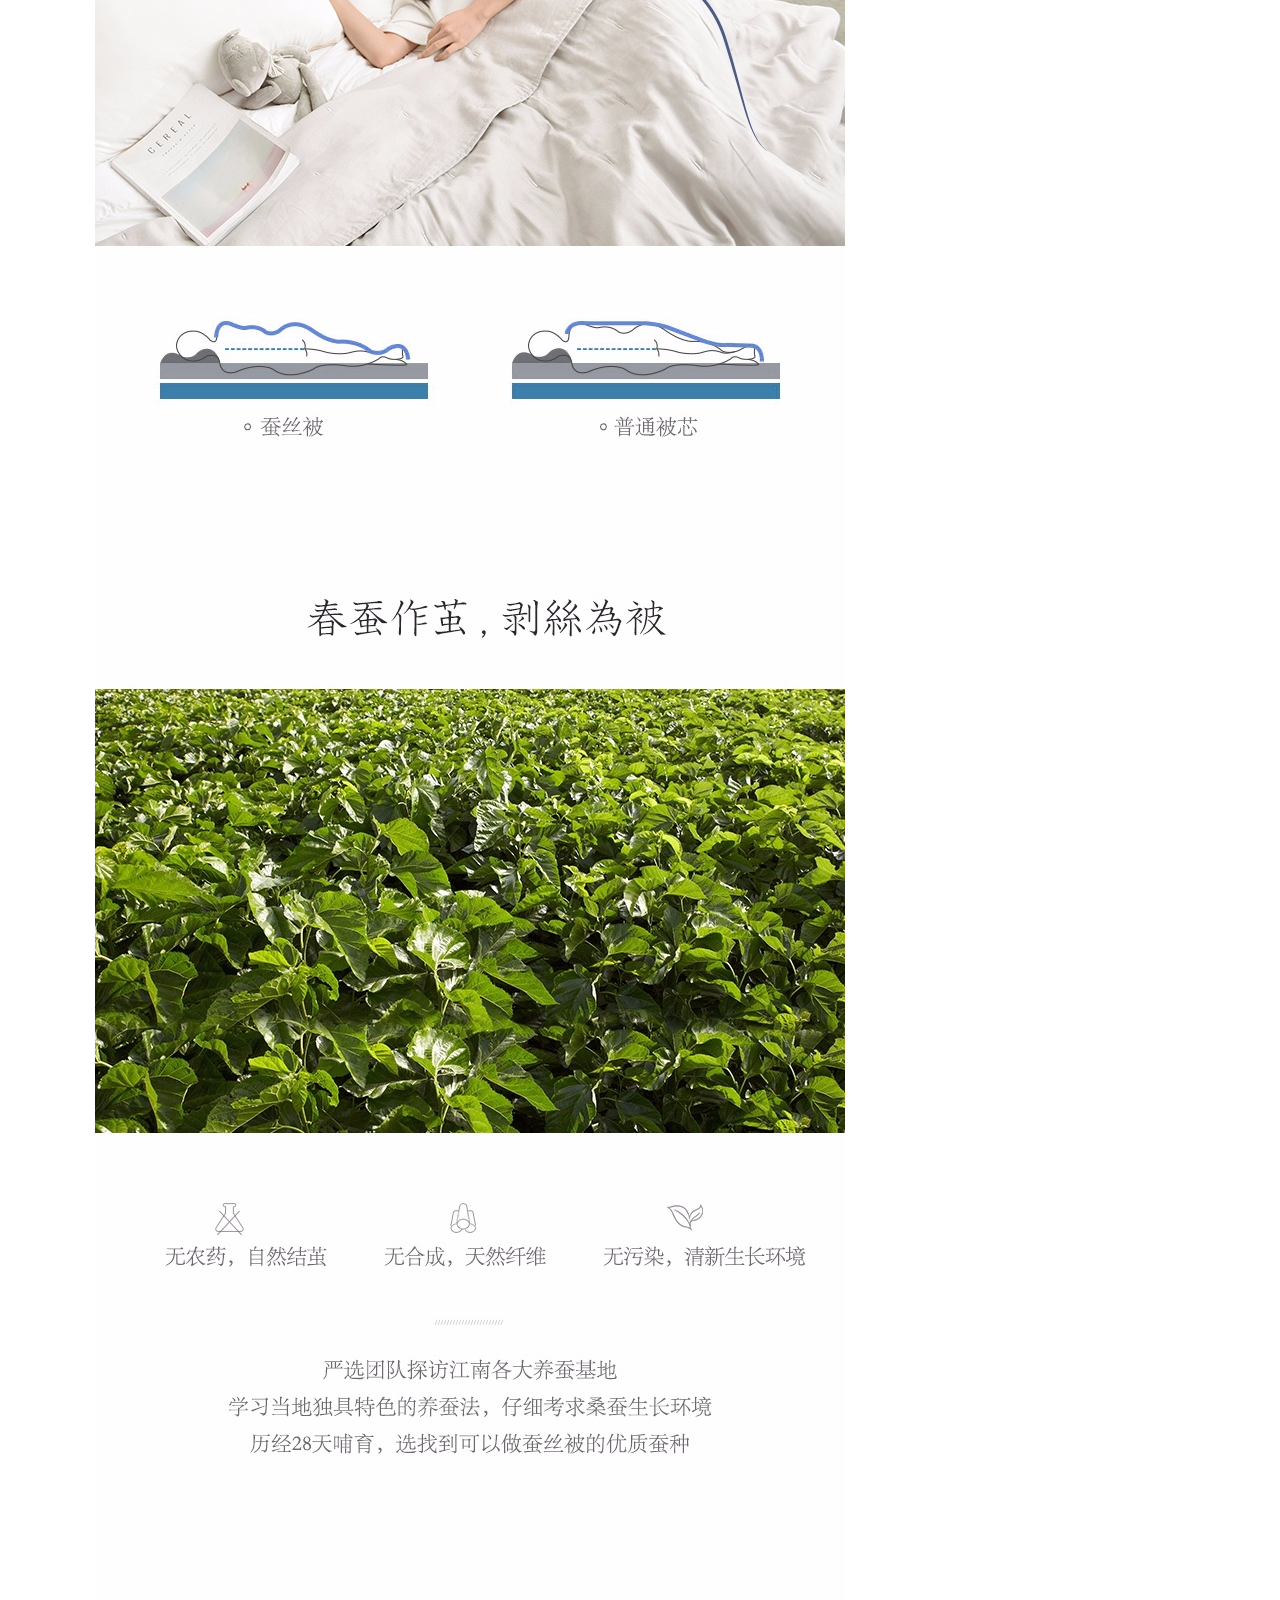
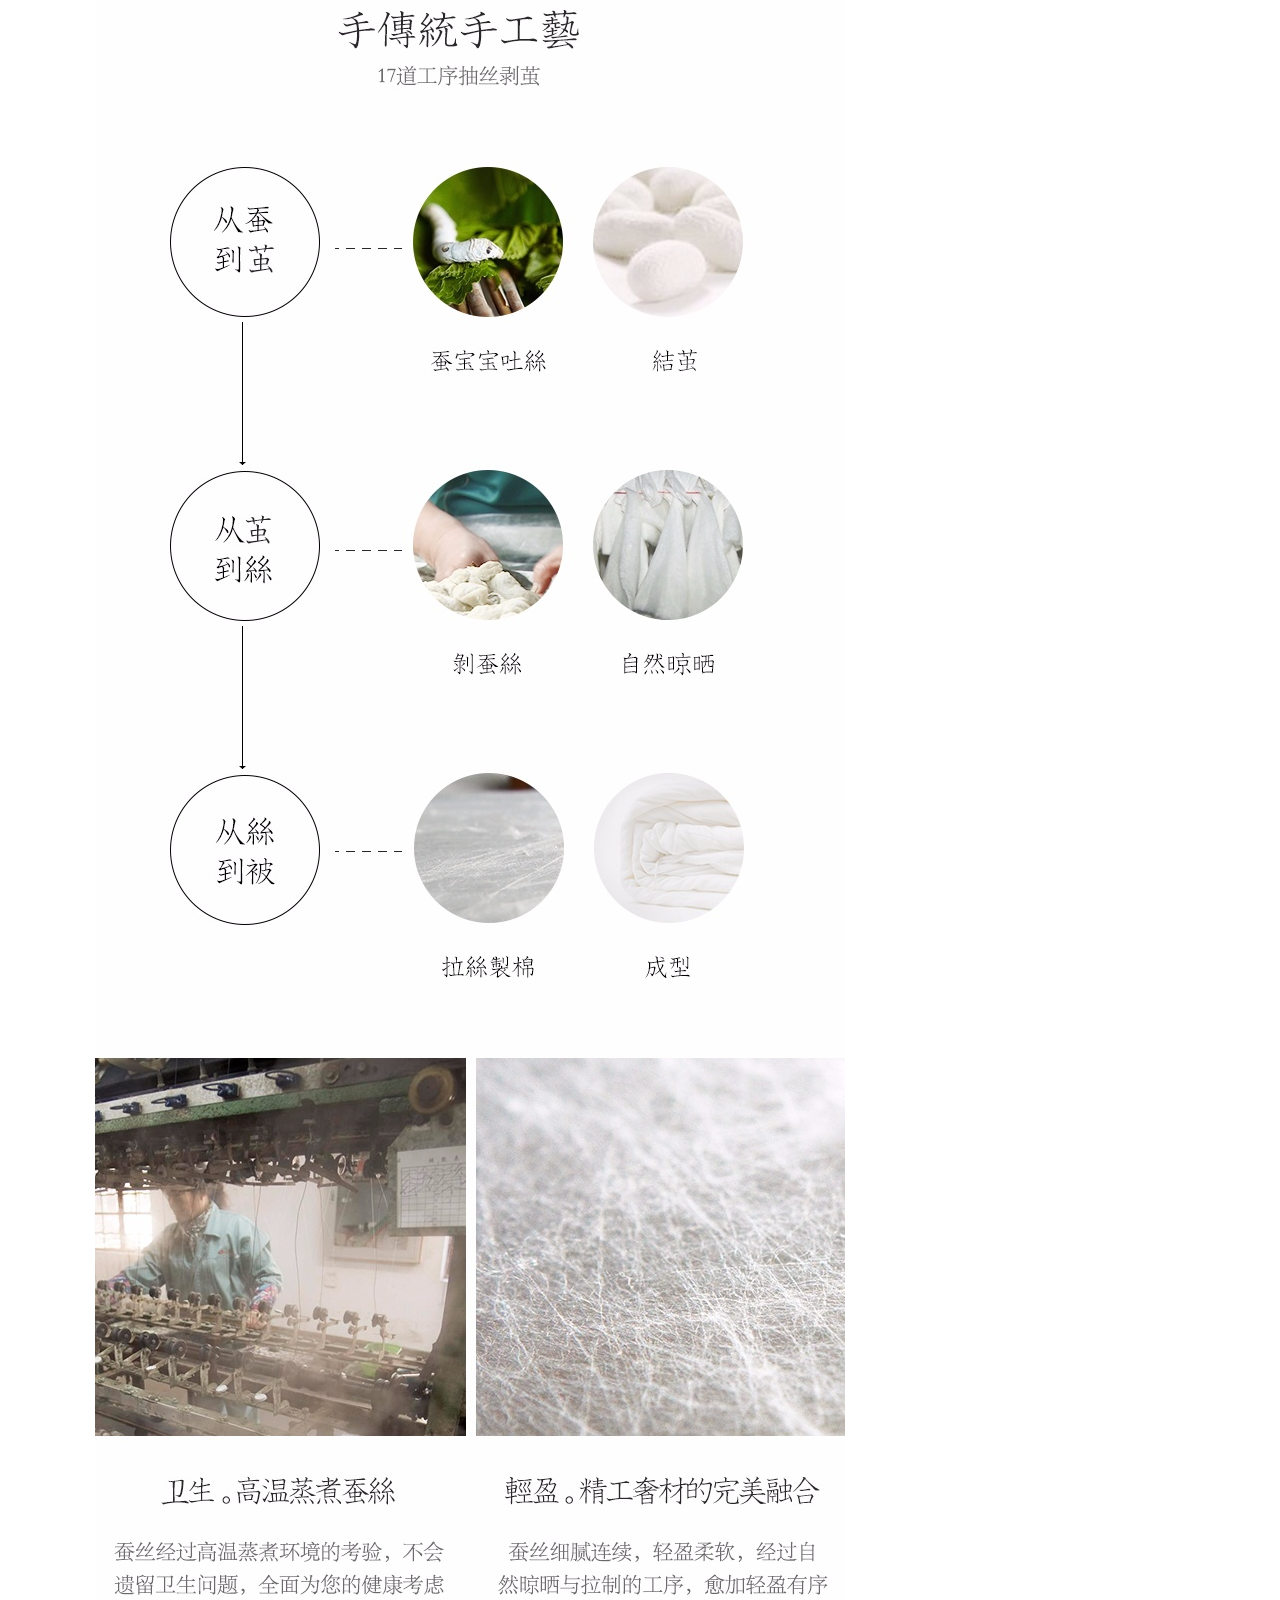
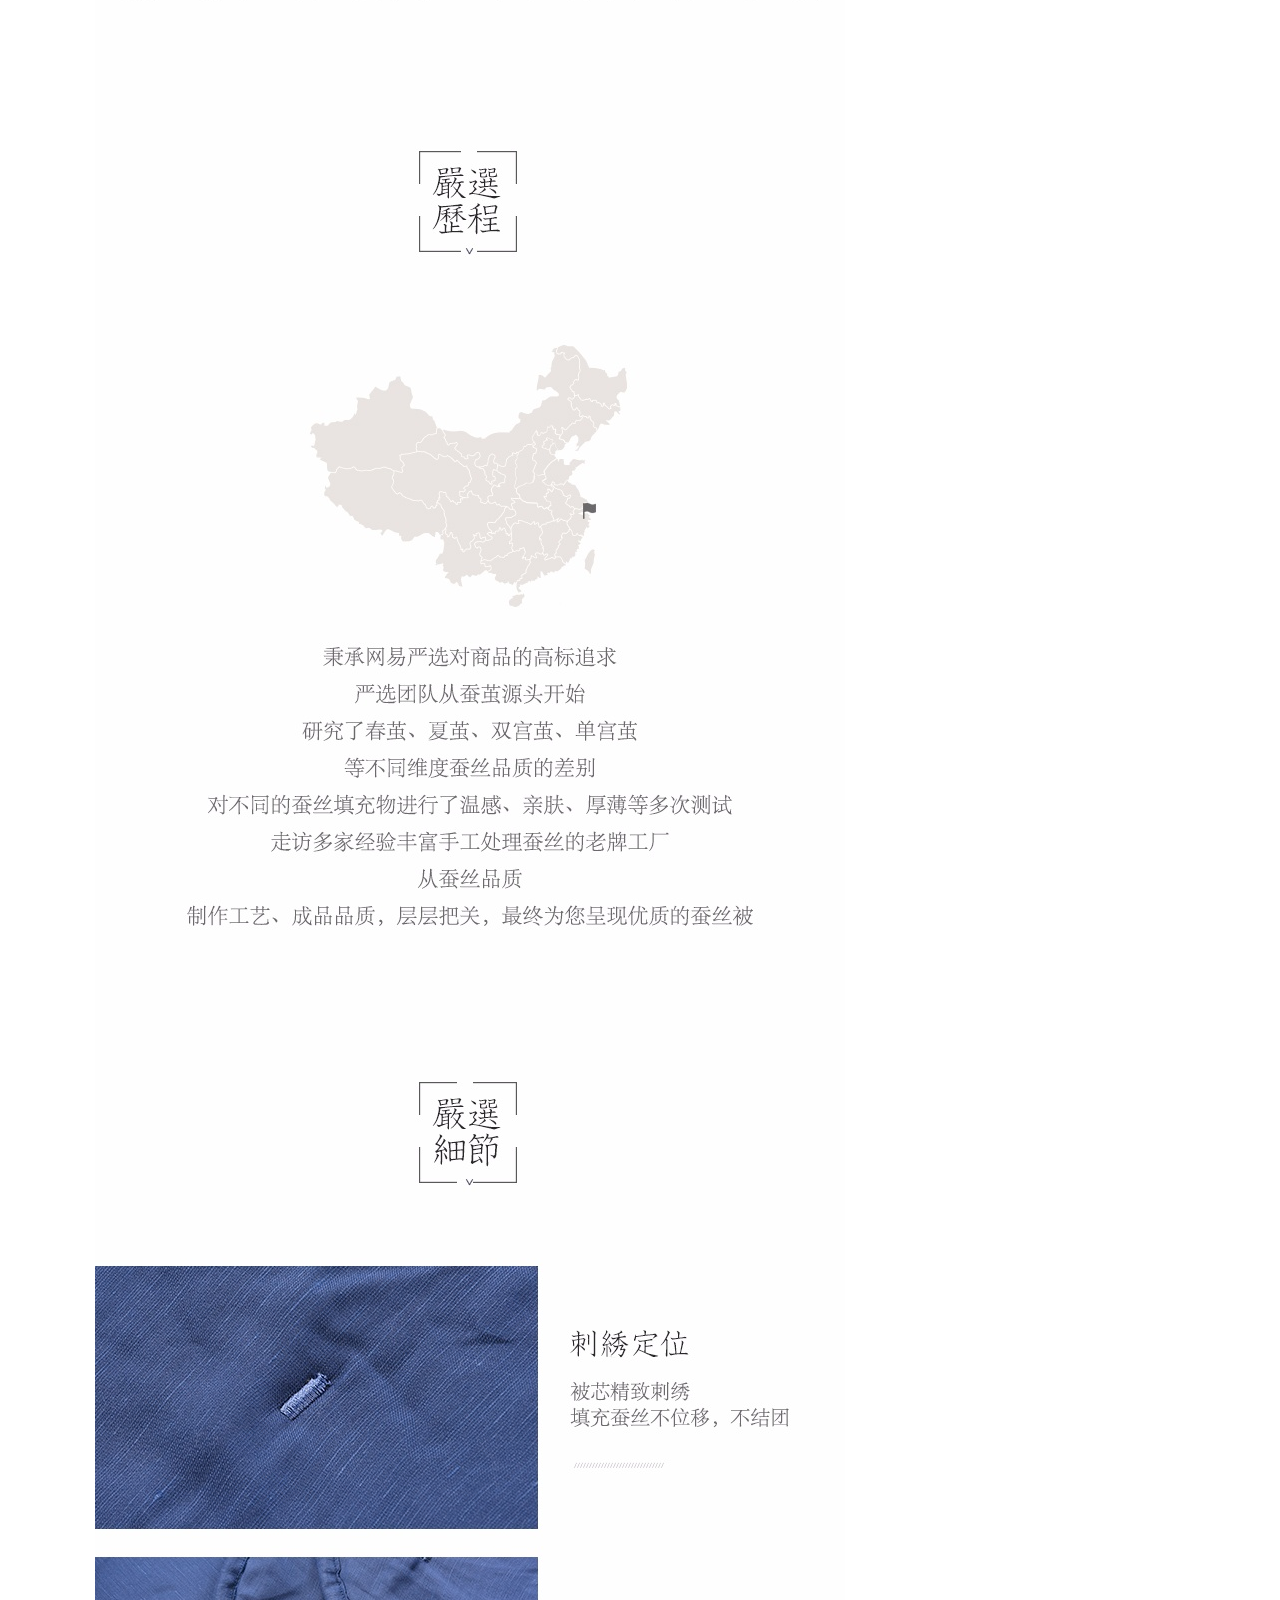
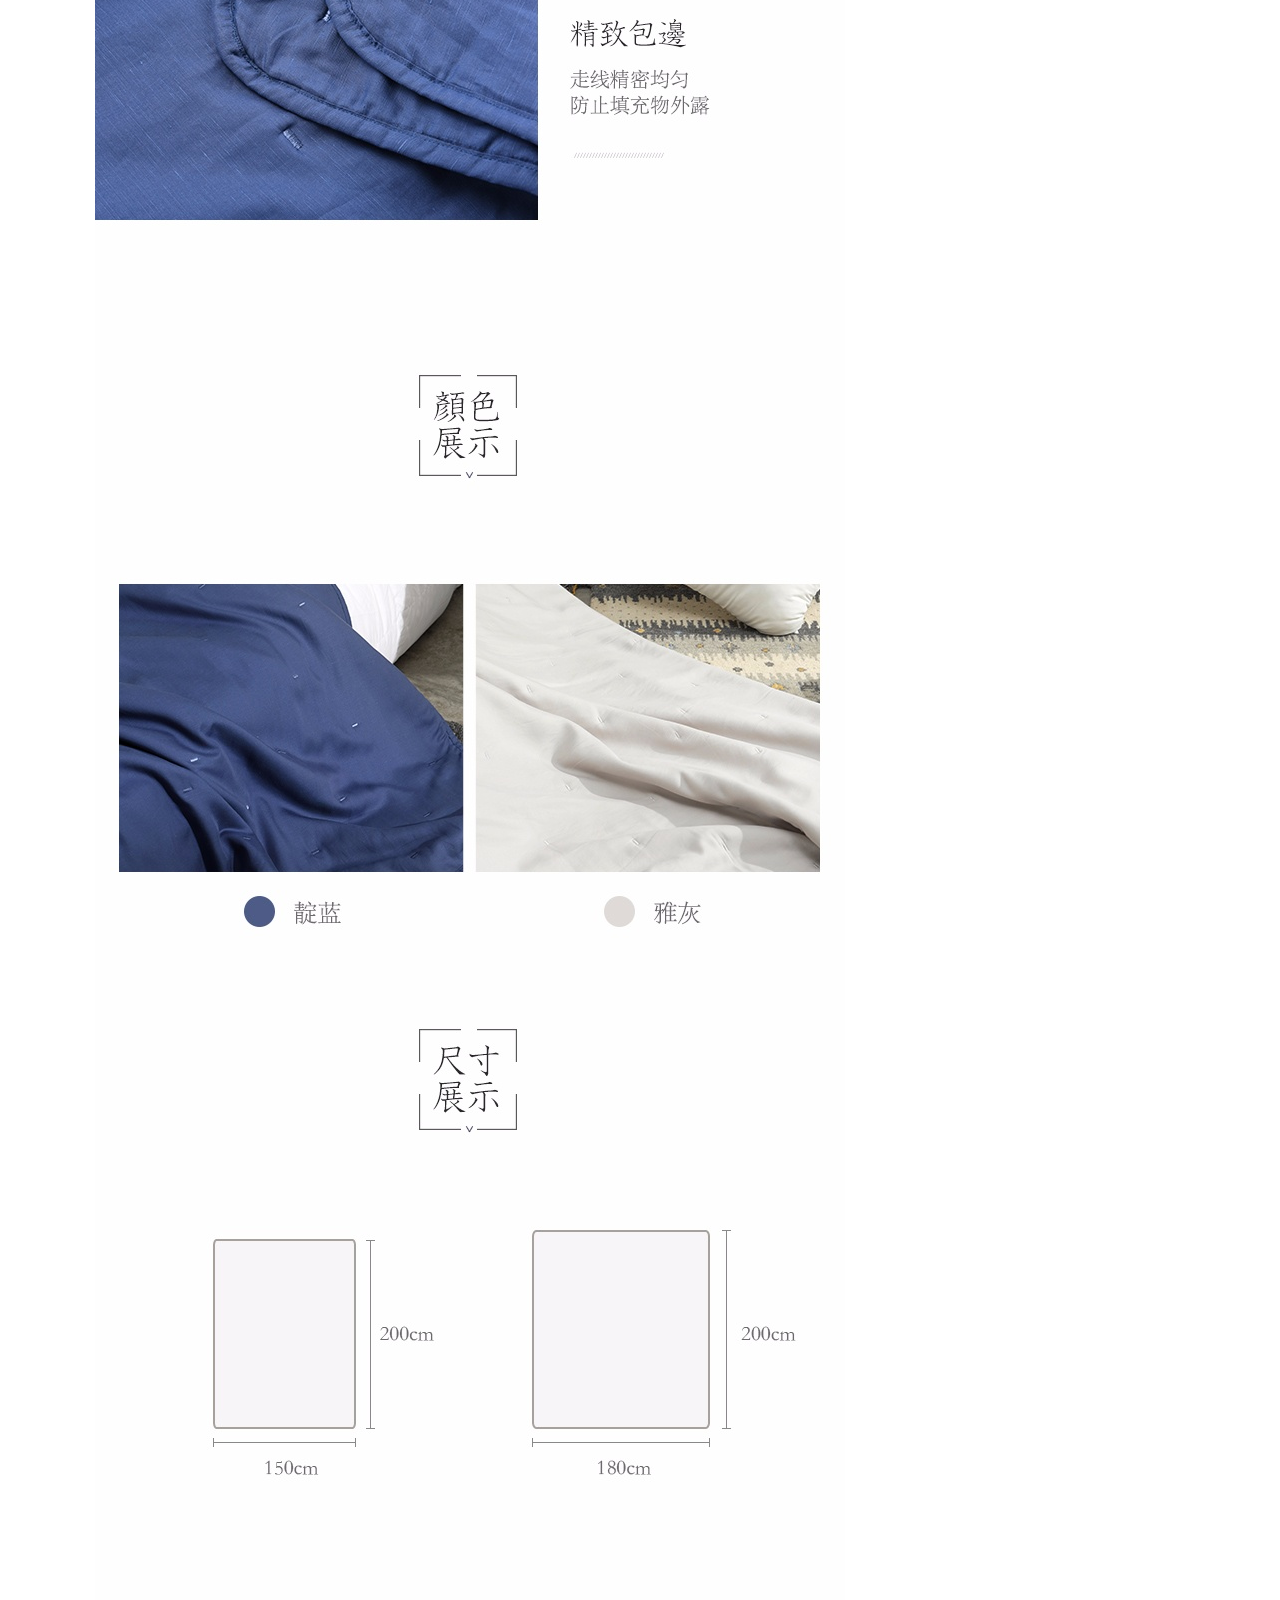
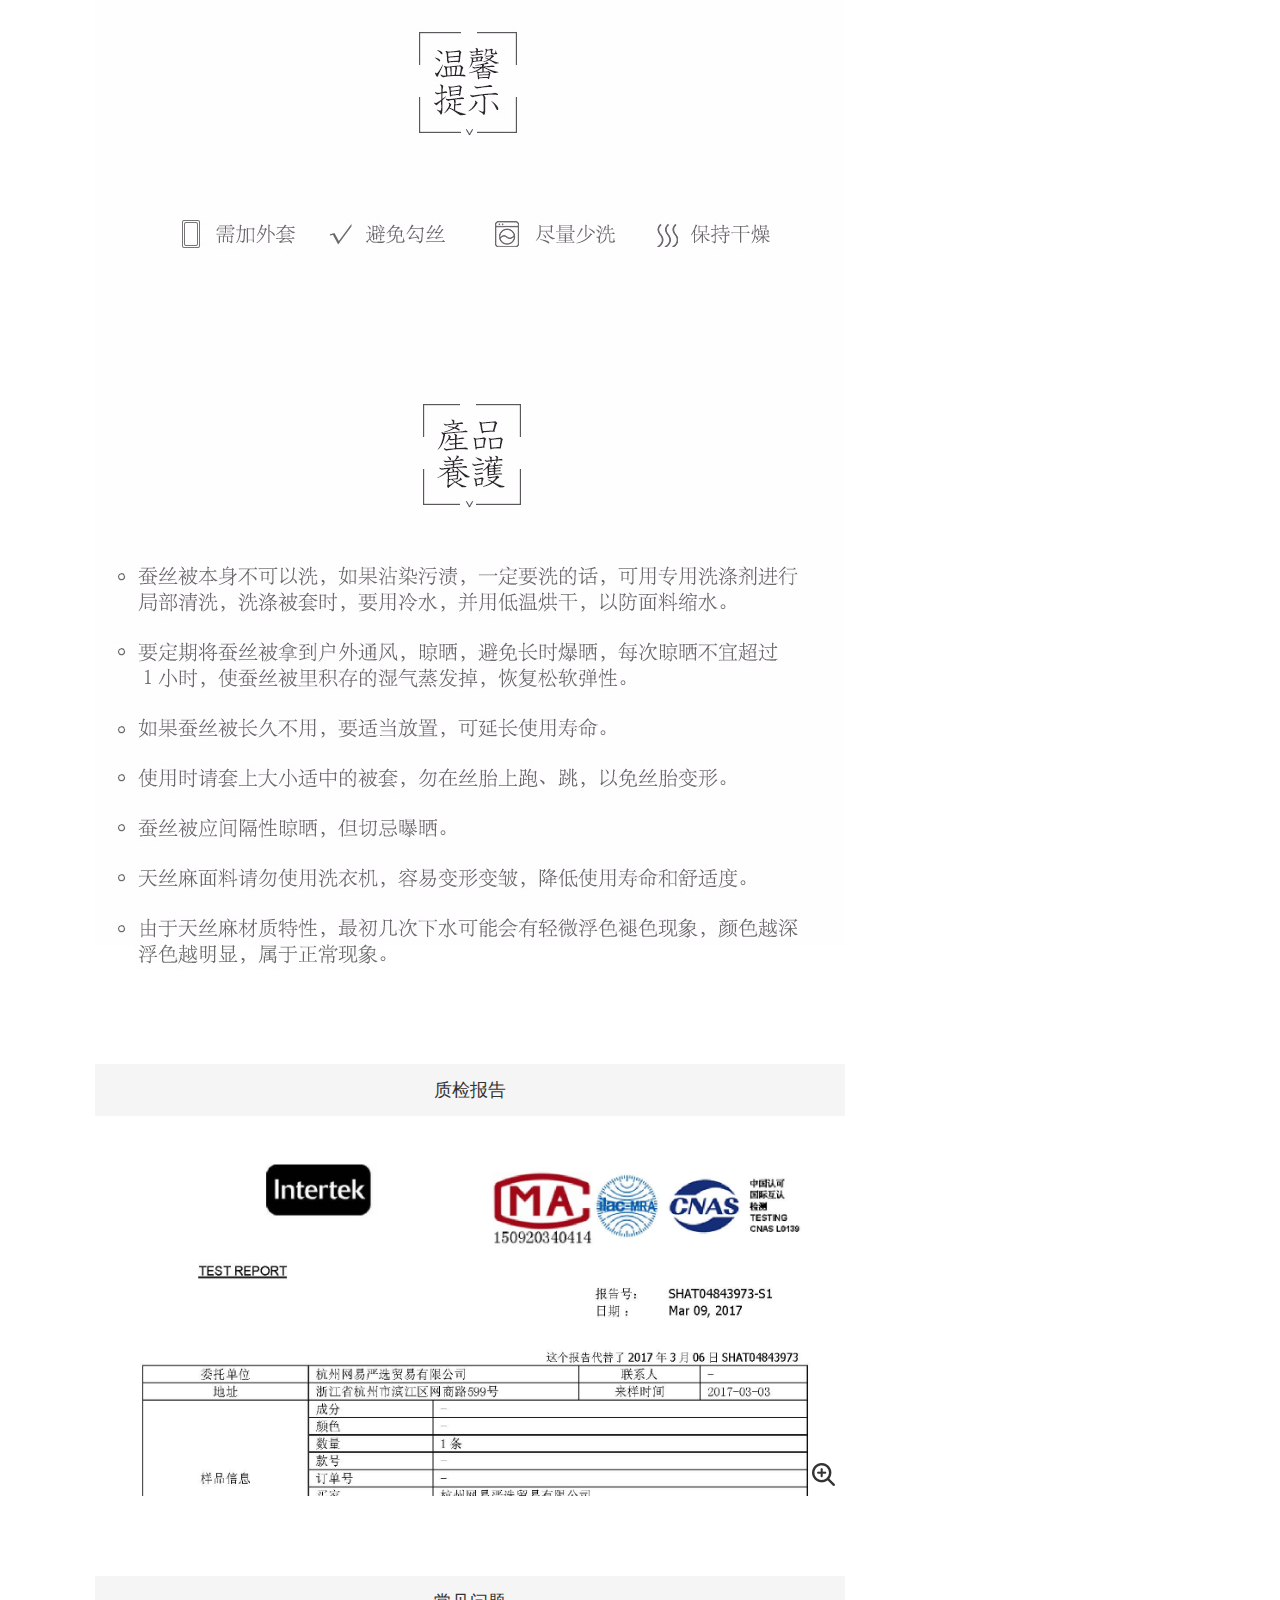
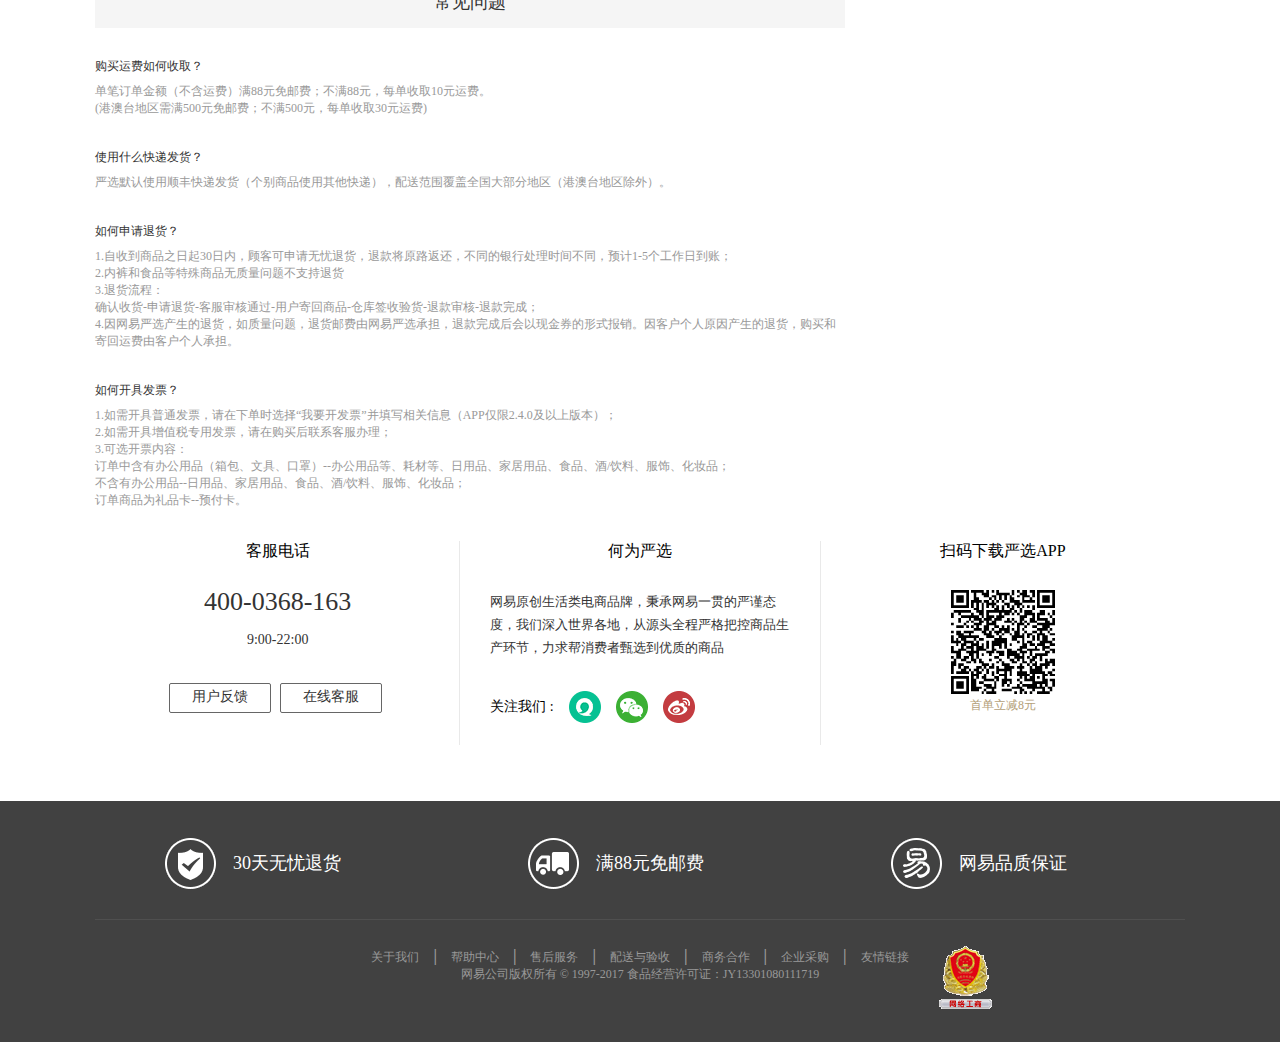
<file: Detail.html>
<!DOCTYPE html>
<html lang="en">
<head>
	<meta charset="UTF-8">
	<title>Detail</title>
	<link rel="stylesheet" type="text/css" href="css/reset.css">
	<link rel="stylesheet" type="text/css" href="css/Detail.css">
	<link rel="stylesheet" type="text/css" href="css/lky_css.css">
	<style type="text/css">
		.wwl_icon{
			display: inline-block;
			background-image: url(images/wwl_icon-normal.png);
			background-repeat: no-repeat;
		}
		.wwl_arrow{
			display: inline-block;
			background-image: url(images/wwl_arrow.png);
			background-repeat: no-repeat;
		}
		.wwl_cart{
			display: inline-block;
			background-image: url(images/wwl_cart1.png);
			background-repeat: no-repeat;
		}
	</style>
</head>
<body>
	<!-- 最上 -->
	<div class="lky_head_top_banner">
		<div class="lky_head_top clearFix">
			<p class="fl">好的生活，没那么贵</p>
			<div class="fr">
				<a class="fl" href="dl.html" target="_blank">登陆</a>
				<a class="fl" href="zc.html" target="_blank">注册</a>
				<b></b>
				<a class="fl" href="javascript:;">严选态度</a>
				<b></b>
				<a class="fl" href="javascript:;">企业采购</a>
				<b></b>
				<!-- 客户服务div -->
				<div id="customS" class="lky_head_top_customerservice fl re" >
					<a class="fl" href="javascript:;">客户服务</a>
					<span class="fl"></span>
					<ul class="ab">
						<i></i>
						<li><a href="javascript:;">帮助中心</a></li>
						<li><a href="javascript:;">在线客服</a></li>
						<li class="re">
							<a href="javascript:;">电话客服</a>
							<strong>
								<b></b>
							</strong>
							<div class="ab">
								<p>400-0368-163</p>
								<p>9:00-22:00</p>	
							</div>
						</li>
						<li><a href="javascript:;">商务合作</a></li>
					</ul>
				</div>
				<b></b>
				<!-- 下载APPdiv -->
				<div id="download" class="lky_head_top_download fl re">
					<a href="javascript:;">下载APP</a>
					<div class="ab">
						<i></i>
						<img src="images/lky_qrcode.png" width="150px">
						<p>扫码下载，首单立减8元</p>
					</div>
				</div>
			</div>
		</div>
	</div>
	<!-- 严选+导航 -->
	<div class="lky_head_logotop_banner">
		<div class="lky_head_logotop_wrap re">
			<!-- 严选 -->
			<div class="lky_head_logotop">
				<div class="lky_head_logo ab">
				</div>
				<div class="lky_head_logotop_search fr">
					<input type="text" name="" placeholder="眼罩">
					<div class="lky_head_logotop_search_enlarger"></div>
					<div class="lky_head_logotop_search_shoppingcar re">
						<span>0</span>
					</div>
				</div>
			</div>
			<!-- 导航 -->
			<ul id="lky_nav" class="lky_head_logo_nav fl re">
				<li>
					<a class="lky_on" href="javascript:;">首页</a>
				</li>
				<li>
					<a href="javascript:;">居家</a>
					<div class="lky_head_logo_nav_poswrap">	
					</div>
				</li>
				<li>
					<a href="javascript:;">餐厨</a>
					<div class="lky_head_logo_nav_poswrap">	
				</li>
				<li>
					<a href="javascript:;">配件</a>
					<div class="lky_head_logo_nav_poswrap">
				</li>
				<li>
					<a href="javascript:;">服装</a>
					<div class="lky_head_logo_nav_poswrap">
				</li>
				<li>
					<a href="javascript:;">洗护</a>
					<div class="lky_head_logo_nav_poswrap">	
				</li>
				<li>
					<a href="javascript:;">婴童</a>
					<div class="lky_head_logo_nav_poswrap">	
				</li>
				<li>
					<a href="javascript:;">杂货</a>
					<div class="lky_head_logo_nav_poswrap">	
				</li>
				<li>
					<a href="javascript:;">饮食</a>
					<div class="lky_head_logo_nav_poswrap">	
				</li>
				<li>
					<a href="javascript:;">志趣</a>
					<div class="lky_head_logo_nav_poswrap">	
				</li>
				<i></i>
				<li><a href="javascript:;">专题</a></li>
				<li><a href="javascript:;">甄选家</a></li>
			</ul>			
		</div>
	</div>
	<!-- 吸顶条 -->
	<div id="lky_nav_fixed_wrap" class="lky_xdt">
		<ul id="lky_nav_fixed" class="lky_head_logo_nav clearFix">
			<li>
				<a class="lky_on" href="javascript:;">首页</a>
			</li>
			<li>
				<a href="javascript:;">居家</a>
				<div class="lky_head_logo_nav_poswrap">	
				</div>
			</li>
			<li>
				<a href="javascript:;">餐厨</a>
				<div class="lky_head_logo_nav_poswrap">	
			</li>
			<li>
				<a href="javascript:;">配件</a>
				<div class="lky_head_logo_nav_poswrap">
			</li>
			<li>
				<a href="javascript:;">服装</a>
				<div class="lky_head_logo_nav_poswrap">
			</li>
			<li>
				<a href="javascript:;">洗护</a>
				<div class="lky_head_logo_nav_poswrap">	
			</li>
			<li>
				<a href="javascript:;">婴童</a>
				<div class="lky_head_logo_nav_poswrap">	
			</li>
			<li>
				<a href="javascript:;">杂货</a>
				<div class="lky_head_logo_nav_poswrap">	
			</li>
			<li>
				<a href="javascript:;">饮食</a>
				<div class="lky_head_logo_nav_poswrap">	
			</li>
			<li>
				<a href="javascript:;">志趣</a>
				<div class="lky_head_logo_nav_poswrap">	
			</li>
			<li class="lky_nav_fixed_shoppingcar">
				<div class="lky_head_logotop_search_shoppingcar re">
					<span>0</span>
				</div>
			</li>
			<li class="lky_nav_fixed_register">
				<a href="javascript:;">注册</a>
			</li>
			<li class="lky_nav_fixed_land">
				<a href="javascript:;">登陆</a>
			</li>
			<li class="lky_nav_fixed_logo">
				<a class="fl" href="javascript:;"></a>
			</li>
		</ul>
	</div>
	<!-- 侧边fixed -->
	<div class="lky_sidebar">
		<div class="lky_sidebar_toppic clearFix">
			<a href="javascript:;"></a>
		</div>
		<div class="lky_sidebar_box">
			<a href="javascript:;">
				<div class="lky_sidebar_box_1"></div>
				<span>新人有礼</span>
			</a>
		</div>
		<div class="lky_sidebar_box re">
			<a href="javascript:;">
				<div class="lky_sidebar_box_2"></div>
				<span>下载APP</span>
			</a>
			<b>
				<i></i>
				<span>首单立减8元</span>
			</b>
		</div>
		<div class="lky_sidebar_box">
			<a href="javascript:;">
				<div class="lky_sidebar_box_3"></div>
				<span>在线客服</span>
			</a>
		</div>
		<div class="lky_sidebar_backtop">
			<p><a href="javascript:;">回顶部</a></p>
		</div>
	</div>


	<div class="wwl_detail">
		<!--顶部标题-->
		<div class="wwl_db">
			<div class="wwl_title">
				<a href="javascript:;">首页</a>
				<span class="wwl_arrow-right wwl_icon"></span>
				<a href="javascript:;">居家</a>
				<span class="wwl_arrow-right wwl_icon"></span>
				<a href="javascript:;">夏凉</a>
				<span class="wwl_arrow-right wwl_icon"></span>
				<span class="wwl_sum">柔软凉爽天丝麻蚕丝填充夏凉被</span>
			</div>
		</div>
		<!--中间动图及简介-->
		<div class="wwl_db">
			<div class="wwl_detail">
				<div class="wwl_detail_top clearfix" id="top">
					<div class="wwl_slide">
						<div class="wwl_view">
							<img src="images/wwl_1-2.jpg" alt="">
							<div class="wwl_select"></div>
						</div>
						<div class="wwl_marg"><img src="images/wwl_1-2.jpg"></div>
						<div class="wwl_list">
							<ul>
								<li>
									<a href="javascript:;">
										<img src="images/wwl_1-1.jpg">
									</a>
								</li>
								<li>
									<a href="javascript:;">
										<img src="images/wwl_2-1.jpg">
									</a>
								</li>
								<li>
									<a href="javascript:;">
										<img src="images/wwl_3-1.jpg">
									</a>
								</li>
								<li>
									<a href="javascript:;">
										<img src="images/wwl_4-1.jpg">
									</a>
								</li>
								<li>
									<a href="javascript:;">
										<img src="images/wwl_5-1.png">
									</a>
								</li>
							</ul>
						</div>
					</div>
					<div class="wwl_infor">
						<div class="wwl_intro clearfix">
							<h2>柔软凉爽天丝麻蚕丝填充夏凉被</h2>
							<p>天然恒温凉感面料，蚕丝美肤透气保护</p>
						</div>
						<div class="wwl_price">
							<ul class="wwl_prom">
								<li class="wwl_onprice clearfix">
									<p class="wwl_manu">售价</p>
									<div class="wwl_item">
										<div>
											<span class="wwl_rmb">¥</span>
											<span class="wwl_num">429.00</span>
										</div>
									</div>
								</li>
								<li class="wwl_ondiscount clearfix">
									<p class="wwl_manu">促销</p>
									<div class="wwl_item fl">
										<div>
											<a href="javascript:;">
												<span>折上折</span>
												母亲节限时直降50元！凑单再享8折
											</a>
											<div class="wwl_moreList">
												<a href="javascript:;">
													<i class='wwl_arrow wwl_arrow-down'></i>
												</a>
												<ul class='wwl_link-list clearfix'>
													<li>
														<a href="javascript:;">
															<span>折上折</span>
															母亲节限时直降50元！凑单再享8折
															<i class="wwl_arrow wwl_arrow-up"></i>
														</a>
													</li>
													<li class="wwl_delicious">
														<a href="javascript">
															<span>美食节</span>
															新上美味1元秒，人气经典88元任选5件
														</a>
													</li>
												</ul>
											</div>
										</div>
									</div>
								</li>
								<li class="wwl_onservice clearfix">
									<p class="wwl_manu">服务</p>
									<div class="wwl_item fl">
										<div>
											<span>
											<i class="wwl_icon wwl_icon-point"></i>
											48小时快速退款</span>
											<span>
											<i class="wwl_icon wwl_icon-point"></i>
											满88元免邮费</span>
											<span>
											<i class="wwl_icon wwl_icon-point"></i>
											网易自营品牌</span>
										</div>
									</div>
								</li>
							</ul>
						</div>
						<div class="wwl_spec">
							<div class="wwl_norm clearfix">
								<span class="fl wwl_name">规格颜色</span>
								<ul class="fl clearfix">
									<li>
										<a href="javascript:;">
											<img src="images/wwl_little1.png">
											<i class="wwl_icon wwl_icon-correct"></i>
											<div class="wwl_title">靛蓝150*200cm</div>
										</a>
									</li>
									<li>
										<a href="javascript:;">
											<img src="images/wwl_little2.png">
											<i class="wwl_icon wwl_icon-correct"></i>
											<div class="wwl_title">靛蓝180*200cm</div>
										</a>
									</li>
									<li>
										<a href="javascript:;">
											<img src="images/wwl_little3.png">
											<i class="wwl_icon wwl_icon-correct"></i>
											<div class="wwl_title">雅灰150*200cm</div>
										</a>
									</li>
									<li>
										<a href="javascript:;">
											<img src="images/wwl_little4.png">
											<i class="wwl_icon wwl_icon-correct"></i>
											<div class="wwl_title">雅灰180*200cm</div>
										</a>
									</li>
								</ul>
							</div>
							<div class="wwl_quantity clearfix">
								<span class="wwl_name">数量</span>
								<div class="wwl_qua clearfix">
									<span class="wwl_less">-</span>
									<input type="text" name="" class="wwl_amount" disabled="disabled" value="1">
									<span class="wwl_plus">+</span>
								</div>
							</div>
							<div class="wwl_opt clearfix">
								<a href="javascript:;" class="wwl_buyN">立即购买</a>
								<a href="javascript:;" class="wwl_addTC">
									<i class="wwl_cart wwl_little-cart"></i>
									加入购物车
								</a>
								<a href="javascript:;" class="wwl_col">
									<i class="wwl_icon wwl_icon-star"></i>
									收藏
								</a>
							</div>
						</div>
					</div>
				</div>
			</div>
		</div>
		<!--促销产品-->
		<div class="wwl_tag"></div>
		<div class="wwl_db">
			<div class="wwl_banner">
				<div class="wwl_nav">大家都在看</div>
				<div class="wwl_banDetail">
					<div class="wwl_hidden">
						<ul class="clearfix">
							<li>
								<div class="wwl_banner-img">
									<a href="javascript:;">
										<img src="images/wwl_banner-1.png">
										<p>三色可选</p>
									</a>
								</div>
								<div class="wwl_banner-price">
									<h4><a href="javascript:;">纯棉水洗色织格夏凉被
									</a></h4>
									<p>¥169.00</p>
								</div>
							</li>
							<li>
								<div class="wwl_banner-img">
									<a href="javascript:;">
										<img src="images/wwl_banner-2.png">
									</a>
								</div>
								<div class="wwl_banner-price">
									<h4><a href="javascript:;">双宫茧桑蚕丝被  空调被</a></h4>
									<span>新品</span>
									<p>¥699.00</p>
								</div>
							</li>
							<li>
								<div class="wwl_banner-img">
									<a href="javascript:;">
										<img src="images/wwl_banner-3.png">
										<p>2色可选</p>
									</a>
								</div>
								<div class="wwl_banner-price">
									<h4><a href="javascript:;">色织六层纱布夏凉被</a></h4>
									<p>¥249.00</p>
								</div>
							</li>
							<li>
								<div class="wwl_banner-img">
									<a href="javascript:;">
										<img src="images/wwl_banner-4.png">
										<p>4色可选</p>
									</a>
								</div>
								<div class="wwl_banner-price">
									<h4><a href="javascript:;">竹语初棉撞色四件套</a></h4>
									<p>¥429.00</p>
								</div>
							</li>
							<li>
								<div class="wwl_banner-img">
									<a href="javascript:;">
										<img src="images/wwl_banner-5.png">
										<p>4色可选</p>
									</a>
								</div>
								<div class="wwl_banner-price">
									<h4><a href="javascript:;">宫廷奢华真丝四件套</a></h4>
									<span>新品</span>
									<p>¥2599.00</p>
								</div>
							</li>
							<li>
								<div class="wwl_banner-img">
									<a href="javascript:;">
										<img src="images/wwl_banner-6.png">
									</a>
								</div>
								<div class="wwl_banner-price">
									<h4><a href="javascript:;">双宫茧纱布亲肤手工蚕丝被</a></h4>
									<p>¥1599.00</p>
								</div>
							</li>
							<li>
								<div class="wwl_banner-img">
									<a href="javascript:;">
										<img src="images/wwl_banner-7.png">
										<p>3色可选</p>
									</a>
								</div>
								<div class="wwl_banner-price">
									<h4><a href="javascript:;">真丝平角内裤（男童）              </a></h4>
									<p>¥45.00</p>
								</div>
							</li>
							<li>
								<div class="wwl_banner-img">
									<a href="javascript:;">
										<img src="images/wwl_banner-8.png">
										<p>2色可选</p>
									</a>
								</div>
								<div class="wwl_banner-price">
									<h4><a href="javascript:;">真丝三角内裤（女童）</a></h4>
									<p>¥35.00</p>
								</div>
							</li>
						</ul>
					</div>
					<span class="wwl_icon wwl_round-prev"></span>
					<span class="wwl_icon wwl_round-next"></span>
				</div>
			</div>
		</div>
		<!--详述/评价/广告-->
		<div class="wwl_tag"></div>
		<div class="wwl_db clearfix">
			<div class="wwl_right">
				<div class="wwl_onsell">
					<div class="wwl_right-title">24小时热销榜</div>
					<ul class="wwl_onsell-detail">
						<li>
							<a href="javascript:;">
								<div class="wwl_onsell-detail-img"><img src="images/wwl_onsell1.png"></div>
								<div>
									<p>日式和风声波式电动牙刷</p>
									<span>¥119</span>
								</div>
							</a>
						</li>
						<li>
							<a href="javascript:;">
								<div class="wwl_onsell-detail-img"><img src="images/wwl_onsell2.png"></div>
								<div>
									<p>猪肉脯 150克</p>
									<span>¥29</span>
								</div>
							</a>
						</li>
						<li>
							<a href="javascript:;">
								<div class="wwl_onsell-detail-img"><img src="images/wwl_onsell3.png"></div>
								<div>
									<p>轻简四季居家拖鞋</p>
									<span>¥19.9</span>
								</div>
							</a>
						</li>
						<li>
							<a href="javascript:;">
								<div class="wwl_onsell-detail-img"><img src="images/wwl_onsell6.png"></div>
								<div>
									<p>懒人抹布</p>
									<span>¥13.99</span>
								</div>
							</a>
						</li>
						<li>
							<a href="javascript:;">
								<div class="wwl_onsell-detail-img"><img src="images/wwl_onsell4.png"></div>
								<div>
									<p>有机板栗仁 80克</p>
									<span>¥11</span>
								</div>
							</a>
						</li>
						<li>
							<a href="javascript:;">
								<div class="wwl_onsell-detail-img"><img src="images/wwl_onsell5.png"></div>
								<div>
									<p>绿茶蛋黄酥 200克/4枚入</p>
									<span>¥28</span>
								</div>
							</a>
						</li>
					</ul>
				</div>
				<div class="wwl_tag"></div>
				<div class="wwl_topics">
					<div class="wwl_right-title">
						专题推荐
					</div>
					<ul class="wwl_topics-detail">
						<li>
							<a href="javascript:;">
								<img src="images/wwl_topics1.jpg">
								<span>关爱他成长的每一个足迹</span>
							</a>
						</li>
						<li>
							<a href="javascript:;">
								<img src="images/wwl_topics2.jpg">
								<span>一次解决5个节日送礼难题</span>
							</a>
						</li>
						<li>
							<a href="javascript:;">
								<img src="images/wwl_topics3.jpg">
								<span>他们在严选遇见的新生活</span>
							</a>
						</li>
						<li>
							<a href="javascript:;">
								<img src="images/wwl_topics4.jpg">
								<span>这只锅，可以从祖母用到孙辈</span>
							</a>
						</li>
						<li>
							<a href="javascript:;">
								<img src="images/wwl_topics5.jpg">
								<span>舒适新主张</span>
							</a>
						</li>
					</ul>
				</div>
			</div>
			<div class="wwl_left">
				<div class="wwl_ProDetail-title">
					<ul class="clearfix">
						<li class="on">详情</li>
						<li>评论（）</li>
					</ul>
				</div>
				<div class="wwl_ProDetail-detail wwl_show">
					<ul class="wwl_ProDetail-para clearfix">
						<li>
							<h4>面料</h4>
							<span>65%莱赛尔（天丝）35%亚麻</span>
						</li>
						<li>
							<h4>填充物</h4>
							<span>100%桑蚕丝</span>
						</li>
						<li>
							<h4>执行标准</h4>
							<span>GB/T 24252-2009</span>
						</li>
						<li>
							<h4>安全类别</h4>
							<span>GB 18401-2010 B类</span>
						</li>
						<li>
							<h4>产品等级</h4>
							<span>合格品</span>
						</li>
						<li>
							<h4>填充物克重</h4>
							<span>360g（小）/470g（大）</span>
						</li>
					</ul>
					<div class="wwl_ProDetail-img">
						<p><img src="images/wwl_left1.jpg" alt=""></p>
						<p><img src="images/wwl_left2.jpg" alt=""></p>
						<p><img src="images/wwl_left3.jpg" alt=""></p>
						<p><img src="images/wwl_left4.jpg" alt=""></p>
						<p><img src="images/wwl_left5.jpg" alt=""></p>
						<p><img src="images/wwl_left6.jpg" alt=""></p>
						<p><img src="images/wwl_left7.jpg" alt=""></p>
						<p><img src="images/wwl_left8.jpg" alt=""></p>
						<p><img src="images/wwl_left9.jpg" alt=""></p>
						<p><img src="images/wwl_left10.jpg" alt=""></p>
						<p><img src="images/wwl_left11.jpg" alt=""></p>
						<p><img src="images/wwl_left12.jpg" alt=""></p>
						<p><img src="images/wwl_left13.jpg" alt=""></p>
						<p><img src="images/wwl_left14.jpg" alt=""></p>
						<p><img src="images/wwl_left15.jpg" alt=""></p>
						<p><img src="images/wwl_left16.jpg" alt=""></p>
						<p><img src="images/wwl_left17.jpg" alt=""></p>
						<p><img src="images/wwl_left18.jpg" alt=""></p>
						<p><img src="images/wwl_left19.jpg" alt=""></p>
						<p><img src="images/wwl_left20.jpg" alt=""></p>
						<p><img src="images/wwl_left21.jpg" alt=""></p>
						<p><img src="images/wwl_left22.jpg" alt=""></p>
						<p><img src="images/wwl_left23.jpg" alt=""></p>
						<p><img src="images/wwl_left24.jpg" alt=""></p>
						<p><img src="images/wwl_left25.jpg" alt=""></p>
						<p><img src="images/wwl_left26.jpg" alt=""></p>
						<p><img src="images/wwl_left27.jpg" alt=""></p>
						<p><img src="images/wwl_left28.jpg" alt=""></p>
						<p><img src="images/wwl_left29.jpg" alt=""></p>
						<p><img src="images/wwl_left30.jpg" alt=""></p>
						<p><img src="images/wwl_left31.jpg" alt=""></p>
						<p><img src="images/wwl_left32.jpg" alt=""></p>
						<p><img src="images/wwl_left33.jpg" alt=""></p>
						<p><img src="images/wwl_left34.jpg" alt=""></p>
						<p><img src="images/wwl_left35.jpg" alt=""></p>
						<p><img src="images/wwl_left36.jpg" alt=""></p>
						<p><img src="images/wwl_left37.jpg" alt=""></p>
						<p><img src="images/wwl_left38.jpg" alt=""></p>
						<p><img src="images/wwl_left39.jpg" alt=""></p>
						<p><img src="images/wwl_left40.jpg" alt=""></p>
						<p><img src="images/wwl_left63.jpg" alt=""></p>
						<p><img src="images/wwl_left41.jpg" alt=""></p>
						<p><img src="images/wwl_left42.jpg" alt=""></p>
						<p><img src="images/wwl_left43.jpg" alt=""></p>
						<p><img src="images/wwl_left44.jpg" alt=""></p>
						<p><img src="images/wwl_left45.jpg" alt=""></p>
						<p><img src="images/wwl_left46.jpg" alt=""></p>
						<p><img src="images/wwl_left47.jpg" alt=""></p>
						<p><img src="images/wwl_left48.jpg" alt=""></p>
						<p><img src="images/wwl_left49.jpg" alt=""></p>
						<p><img src="images/wwl_left50.jpg" alt=""></p>
						<p><img src="images/wwl_left51.jpg" alt=""></p>
						<p><img src="images/wwl_left52.jpg" alt=""></p>
						<p><img src="images/wwl_left53.jpg" alt=""></p>
						<p><img src="images/wwl_left54.jpg" alt=""></p>
						<p><img src="images/wwl_left55.jpg" alt=""></p>
						<p><img src="images/wwl_left56.jpg" alt=""></p>
						<p><img src="images/wwl_left57.jpg" alt=""></p>
						<p><img src="images/wwl_left58.jpg" alt=""></p>
						<p><img src="images/wwl_left59.jpg" alt=""></p>
						<p><img src="images/wwl_left60.jpg" alt=""></p>
						<p><img src="images/wwl_left61.jpg" alt=""></p>
						<p><img src="images/wwl_left62.jpg" alt=""></p>
					</div>
					<div class="wwl_ProDetail-report">
						<div class="wwl_ProDetail-repot-header">
							质检报告
						</div>
						<div class="wwl_ProDetail-repot-con">
							<a href="javascript:;">
								<img src="images/wwl_report1.jpg" width="100%">
								<i class="wwl_icon wwl_icon-correct-zoop wwl_wcld"></i>
								<div>
									<span>查看完整报告</span>
									<i class="wwl_icon wwl_arrow-right-white"></i>
								</div>
							</a>
						</div>
					</div>
					<div class="wwl_ProDetail-question">
						<div class="wwl_ProDetail-question-header">
							常见问题
						</div>
						<ul>
							<li>
								<div class="question">购买运费如何收取？</div>
								<div class="answer">单笔订单金额（不含运费）满88元免邮费；不满88元，每单收取10元运费。<br>(港澳台地区需满500元免邮费；不满500元，每单收取30元运费)</div>
							</li>
							<li>
								<div class="question">使用什么快递发货？</div>
								<div class="answer">严选默认使用顺丰快递发货（个别商品使用其他快递），配送范围覆盖全国大部分地区（港澳台地区除外）。</div>
							</li>
							<li>
								<div class="question">如何申请退货？</div>
								<div class="answer">1.自收到商品之日起30日内，顾客可申请无忧退货，退款将原路返还，不同的银行处理时间不同，预计1-5个工作日到账；<br>2.内裤和食品等特殊商品无质量问题不支持退货 <br>3.退货流程： <br>确认收货-申请退货-客服审核通过-用户寄回商品-仓库签收验货-退款审核-退款完成； <br>4.因网易严选产生的退货，如质量问题，退货邮费由网易严选承担，退款完成后会以现金券的形式报销。因客户个人原因产生的退货，购买和寄回运费由客户个人承担。</div>
							</li>
							<li>
								<div class="question">如何开具发票？</div>
								<div class="answer">1.如需开具普通发票，请在下单时选择“我要开发票”并填写相关信息（APP仅限2.4.0及以上版本）；<br>2.如需开具增值税专用发票，请在购买后联系客服办理； <br>3.可选开票内容： <br>订单中含有办公用品（箱包、文具、口罩）--办公用品等、耗材等、日用品、家居用品、食品、酒/饮料、服饰、化妆品； <br> 不含有办公用品--日用品、家居用品、食品、酒/饮料、服饰、化妆品； <br>订单商品为礼品卡--预付卡。</div>
							</li>
						</ul>
					</div>
				</div>
				<div class="wwl_ProDetail-comment">
					<div class="wwl_ProDetail-comment-picture">
						<input type="radio" id="all" checked="checked">
						<label for="all">全部（）</label>
						<input type="radio" id="pic">
						<label for="pic">有图</label>
					</div>
				</div>
			</div>
		</div>
	</div>
	<div class="wwl_warning">本商品最低一元起售</div>




	 	<!-- 底部开始(彩云) -->
 	<div class="lcy_footer">
 		<div class="one clearFix">	
 		<!-- 客服电话开始-->
 			<div class="fl item itemLeft">
 				<h4 class="pho">客服电话</h4>
 				<p class="phone">400-0368-163</p>
 				<p class="time">9:00-22:00</p>
                <a class="button" href="javascript:;">用户反馈</a>
                <a class="button" href="javascript:;">在线客服</a>
 			</div>
 			<!-- 何为严选开始 -->
 			<div class="fl item desccc">
 				<h4 class="pho hd">何为严选</h4>
 				<p class="desc">
                 网易原创生活类电商品牌，秉承网易一贯的严谨态度，我们深入世界各地，从源头全程严格把控商品生产环节，力求帮消费者甄选到优质的商品</p>
                 <div class="clearFix">
                    <span class="guanzhu fl">关注我们&nbsp;:</span>
                 	<div class="fl yanxuan">
	                 	<i class="yanxuani"></i>
	                 	<div class="erweimadown">
	                 	   <div class="arrow"></div>
	                 	   <img class="erweima" src="images/lcy8.png" alt=""/>
	                 	</div>   
                    </div>
                    <!-- 关注我们的第一个图标 -->
                 	<div class="fl yanxuan">
	                 	<i class="weixini"></i>
	                 	<div class="erweimadown">
	                 	   <div class="arrow"></div>
	                 	   <img class="erweima" src="images/lcy8.png" alt=""/>
	                 	</div>   
                    </div>
                    <!-- 关注我们的第二个图标 -->
                 	<a href="http://weibo.com/p/1006065627773110/home?from=page_100606&mod=TAB#place"><i class="xinlang fl" ></i></a>
                    <!-- 第三个图标 -->
                 </div>
 			</div>
 			<div class="fl item">
 				<h4 class="pho hd">扫码下载严选APP</h4>
 				<img class="code" src="images/lcy10.png" alt=""/>
 				<p class="tip">首单立减8元</p>
 			</div>
 			<!-- 第三块 -->
 		</div>
 	</div>
 	<!-- 底部黑色部分开始 -->
 	<div class="lcy_footerT">
 		<div class="row">
	 		<ul class=" roww clearFix">
	 			<li class="item fl clearFix">
	 				<i class="fl icon"></i>
	 				<p class="fl">30天无忧退货</p>
	 			</li>
	 			<li class="item fl clearFix">
	 				<i class="fl iconM"></i>
	 				<p class="fl">满88元免邮费</p>
	 			</li>
	 			<li class="item fl clearFix">
	 				<i class="fl iconR"></i>
	 				<p class="fl">网易品质保证</p>
	 			</li>
	 		</ul>
	 	</div>	
	 	<hr>
	 	<div class="info">
	 		<div class="nav">
	 			<a href="javascript:;">关于我们</a>
	 			<b class="split">|</b>
	 			<a href="javascript:;">帮助中心</a>
	 			<b class="split">|</b>
	 			<a href="javascript:;">售后服务</a>
	 			<b class="split">|</b>
	 			<a href="javascript:;">配送与验收</a>
	 			<b class="split">|</b>
	 			<a href="javascript:;">商务合作</a>
	 			<b class="split">|</b>
	 			<a href="javascript:;">企业采购</a>
	 			<b class="split">|</b>
	 	  		<a href="javascript:;">友情链接</a>
 		    </div>
 		    <p class="navP">
              网易公司版权所有 © 1997-2017   食品经营许可证：JY13301080111719</p>
 		    <a class="business" href="javascript:;">
 		    	<img src="images/lcy11.gif" alt=""/>
 		    </a>
	 	</div>
 	</div>
	<script src="js/Detail.js"></script>
	<script src="js/move.js"></script>
</body>
</html>
</file>
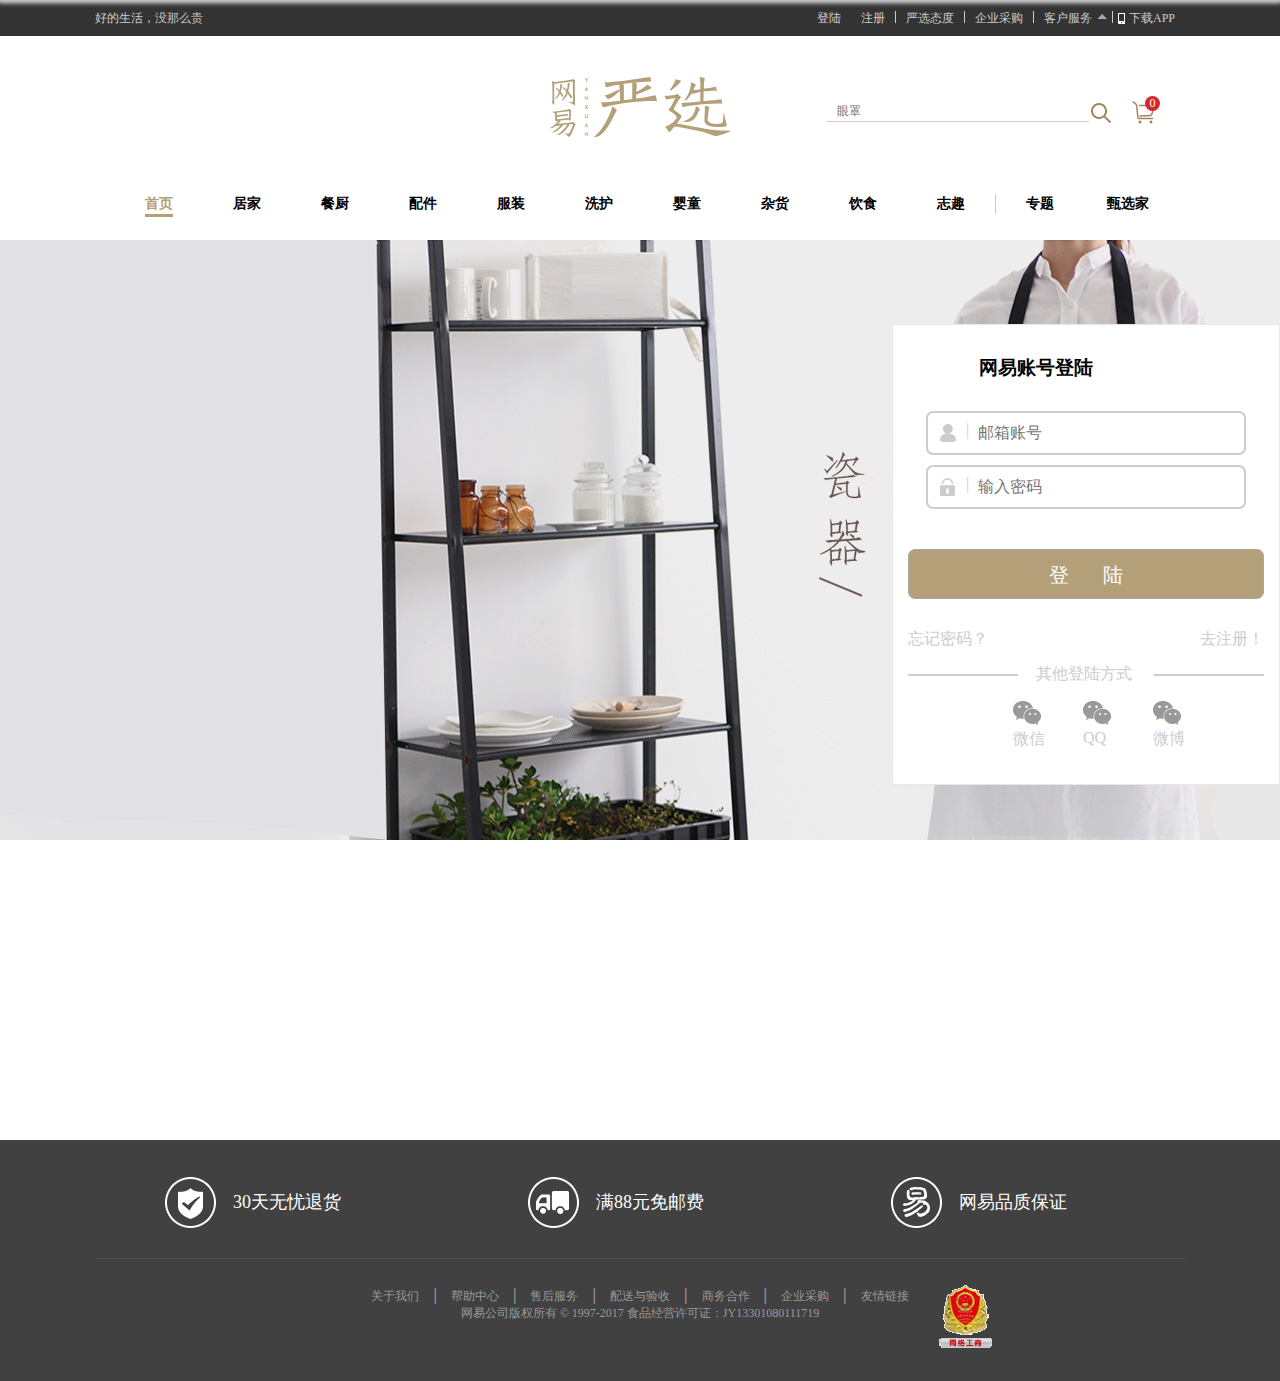
<file: dl.html>
<!DOCTYPE html>
<html>

	<head>
		<meta charset="UTF-8">
		<title>网易严选登录</title>
		<link rel="stylesheet" href=" css/Login.css">
		<link rel="stylesheet" type="text/css" href="css/reset.css">
		<link rel="stylesheet" type="text/css" href="css/lky_css.css">
		<script type="text/javascript"></script>
	</head>

	<body>
	<!-- 顶部 -->
		<div class="lky_head">
				<!-- 最上 -->
				<div class="lky_head_top_banner">
					<div class="lky_head_top clearFix">
						<p class="fl">好的生活，没那么贵</p>
						<div class="fr">
							<a class="fl" href="javascript:;">登陆</a>
							<a class="fl" href="javascript:;">注册</a>
							<b></b>
							<a class="fl" href="javascript:;">严选态度</a>
							<b></b>
							<a class="fl" href="javascript:;">企业采购</a>
							<b></b>
							<!-- 客户服务div -->
							<div id="customS" class="lky_head_top_customerservice fl re" >
								<a class="fl" href="javascript:;">客户服务</a>
								<span class="fl"></span>
								<ul class="ab">
									<i></i>
									<li><a href="javascript:;">帮助中心</a></li>
									<li><a href="javascript:;">在线客服</a></li>
									<li class="re">
										<a href="javascript:;">电话客服</a>
										<strong>
											<b></b>
										</strong>
										<div class="ab">
											<p>400-0368-163</p>
											<p>9:00-22:00</p>	
										</div>
									</li>
									<li><a href="javascript:;">商务合作</a></li>
								</ul>
							</div>
							<b></b>
							<!-- 下载APPdiv -->
							<div id="download" class="lky_head_top_download fl re">
								<a href="javascript:;">下载APP</a>
								<div class="ab">
									<i></i>
									<img src="images/lky_qrcode.png" width="150px">
									<p>扫码下载，首单立减8元</p>
								</div>
							</div>
						</div>
					</div>
				</div>
				<!-- 严选+导航 -->
				<div class="lky_head_logotop_banner">
					<div class="lky_head_logotop_wrap re">
						<!-- 严选 -->
						<div class="lky_head_logotop">
							<div class="lky_head_logo ab">
							</div>
							<div class="lky_head_logotop_search fr">
								<input type="text" name="" placeholder="眼罩">
								<div class="lky_head_logotop_search_enlarger"></div>
								<div class="lky_head_logotop_search_shoppingcar re">
									<span>0</span>
								</div>
							</div>
						</div>
						<!-- 导航 -->
						<ul id="lky_nav" class="lky_head_logo_nav fl re">
							<li>
								<a class="lky_on" href="javascript:;">首页</a>
							</li>
							<li>
								<a href="javascript:;">居家</a>
								<div class="lky_head_logo_nav_poswrap">	
								</div>
							</li>
							<li>
								<a href="javascript:;">餐厨</a>
								<div class="lky_head_logo_nav_poswrap">	
							</li>
							<li>
								<a href="javascript:;">配件</a>
								<div class="lky_head_logo_nav_poswrap">
							</li>
							<li>
								<a href="javascript:;">服装</a>
								<div class="lky_head_logo_nav_poswrap">
							</li>
							<li>
								<a href="javascript:;">洗护</a>
								<div class="lky_head_logo_nav_poswrap">	
							</li>
							<li>
								<a href="javascript:;">婴童</a>
								<div class="lky_head_logo_nav_poswrap">	
							</li>
							<li>
								<a href="javascript:;">杂货</a>
								<div class="lky_head_logo_nav_poswrap">	
							</li>
							<li>
								<a href="javascript:;">饮食</a>
								<div class="lky_head_logo_nav_poswrap">	
							</li>
							<li>
								<a href="javascript:;">志趣</a>
								<div class="lky_head_logo_nav_poswrap">	
							</li>
							<i></i>
							<li><a href="javascript:;">专题</a></li>
							<li><a href="javascript:;">甄选家</a></li>
						</ul>			
					</div>
				</div>
		</div>
		<!-- 吸顶条 -->
		<div id="lky_nav_fixed_wrap" class="lky_xdt">
				<ul id="lky_nav_fixed" class="lky_head_logo_nav clearFix">
					<li>
						<a class="lky_on" href="javascript:;">首页</a>
					</li>
					<li>
						<a href="javascript:;">居家</a>
						<div class="lky_head_logo_nav_poswrap">	
						</div>
					</li>
					<li>
						<a href="javascript:;">餐厨</a>
						<div class="lky_head_logo_nav_poswrap">	
					</li>
					<li>
						<a href="javascript:;">配件</a>
						<div class="lky_head_logo_nav_poswrap">
					</li>
					<li>
						<a href="javascript:;">服装</a>
						<div class="lky_head_logo_nav_poswrap">
					</li>
					<li>
						<a href="javascript:;">洗护</a>
						<div class="lky_head_logo_nav_poswrap">	
					</li>
					<li>
						<a href="javascript:;">婴童</a>
						<div class="lky_head_logo_nav_poswrap">	
					</li>
					<li>
						<a href="javascript:;">杂货</a>
						<div class="lky_head_logo_nav_poswrap">	
					</li>
					<li>
						<a href="javascript:;">饮食</a>
						<div class="lky_head_logo_nav_poswrap">	
					</li>
					<li>
						<a href="javascript:;">志趣</a>
						<div class="lky_head_logo_nav_poswrap">	
					</li>
					<li class="lky_nav_fixed_shoppingcar">
						<div class="lky_head_logotop_search_shoppingcar re">
							<span>0</span>
						</div>
					</li>
					<li class="lky_nav_fixed_register">
						<a href="javascript:;">注册</a>
					</li>
					<li class="lky_nav_fixed_land">
						<a href="javascript:;">登陆</a>
					</li>
					<li class="lky_nav_fixed_logo">
						<a class="fl" href="javascript:;"></a>
					</li>
				</ul>
		</div>

		<div class="zn_box">
			<div class="zn_login">
				<!--标题-->
				<div>
					<h3 class="zn_title">网易账号登陆</h3>
				</div>
				<!--账号-->
				<div class="zn_center clearFix">
					<div class="zn_pic fl"><span class="zn_span">|</span></div>
					<input type="text" placeholder="邮箱账号" class="zn_text fl"id="zn_text" />
				</div>
				<!--输入密码-->
				<div class="zn_center1 clearFix">
					<div class="zn_pic1 fl"><span class="zn_span">|</span></div>
					<input type="text" placeholder="输入密码" class="zn_text fl"id="zn_text1" />
				</div>
				<input type="button" value="登      陆" class="zn_btn" />
				<!--忘记密码-->
				<div class="zn_key classFix">
					<a href="javascript:;" class="zn_password fl">忘记密码？</a>
					<a href="javascript:;" class="zn_password fr">去注册！</a>
				</div>
				<!--其他登陆方式-->
				<div class="zn_try clearFix">
					<div class="zn_other fl"></div>
					<span class="zn_cross">其他登陆方式</span>
					<div class="zn_other1 fr"></div>
				</div>
				<!--微信，qq，微博-->
				<div class="zn_network classFix">
					<div class="zn_network1 fl">
					<a href="javascript:;" class="zn_wechatpic"></a>
					<a href="javascript:;" class="zn_wechat">微信</a>
					</div>
					<div class="zn_network2 fl">
					<a href="javascript:;" class="zn_QQpic"></a>
					<a href="javascript:;" class="zn_QQ">QQ</a>
					</div>
					<div class="zn_network3 fl">
					<a href="javascript:;" class="zn_weibopic"></a>
					<a href="javascript:;" class="zn_weibo">微博</a>
					</div>
				</div>
			</div>
		</div>



		<!-- 吸顶条 -->
		<div id="lky_nav_fixed_wrap" class="lky_xdt">
			<ul id="lky_nav_fixed" class="lky_head_logo_nav clearFix">
				<li>
					<a class="lky_on" href="javascript:;">首页</a>
				</li>
				<li>
					<a href="javascript:;">居家</a>
					<div class="lky_head_logo_nav_poswrap">	
					</div>
				</li>
				<li>
					<a href="javascript:;">餐厨</a>
					<div class="lky_head_logo_nav_poswrap">	
				</li>
				<li>
					<a href="javascript:;">配件</a>
					<div class="lky_head_logo_nav_poswrap">
				</li>
				<li>
					<a href="javascript:;">服装</a>
					<div class="lky_head_logo_nav_poswrap">
				</li>
				<li>
					<a href="javascript:;">洗护</a>
					<div class="lky_head_logo_nav_poswrap">	
				</li>
				<li>
					<a href="javascript:;">婴童</a>
					<div class="lky_head_logo_nav_poswrap">	
				</li>
				<li>
					<a href="javascript:;">杂货</a>
					<div class="lky_head_logo_nav_poswrap">	
				</li>
				<li>
					<a href="javascript:;">饮食</a>
					<div class="lky_head_logo_nav_poswrap">	
				</li>
				<li>
					<a href="javascript:;">志趣</a>
					<div class="lky_head_logo_nav_poswrap">	
				</li>
				<li class="lky_nav_fixed_shoppingcar">
					<div class="lky_head_logotop_search_shoppingcar re">
						<span>0</span>
					</div>
				</li>
				<li class="lky_nav_fixed_register">
					<a href="javascript:;">注册</a>
				</li>
				<li class="lky_nav_fixed_land">
					<a href="javascript:;">登陆</a>
				</li>
				<li class="lky_nav_fixed_logo">
					<a class="fl" href="javascript:;"></a>
				</li>
			</ul>
		</div>

		




		<div class="lcy_footerT">
 		<div class="row">
	 		<ul class=" roww clearFix">
	 			<li class="item fl clearFix">
	 				<i class="fl icon"></i>
	 				<p class="fl">30天无忧退货</p>
	 			</li>
	 			<li class="item fl clearFix">
	 				<i class="fl iconM"></i>
	 				<p class="fl">满88元免邮费</p>
	 			</li>
	 			<li class="item fl clearFix">
	 				<i class="fl iconR"></i>
	 				<p class="fl">网易品质保证</p>
	 			</li>
	 		</ul>
	 	</div>	
	 	<hr>
	 	<div class="info">
	 		<div class="nav">
	 			<a href="javascript:;">关于我们</a>
	 			<b class="split">|</b>
	 			<a href="javascript:;">帮助中心</a>
	 			<b class="split">|</b>
	 			<a href="javascript:;">售后服务</a>
	 			<b class="split">|</b>
	 			<a href="javascript:;">配送与验收</a>
	 			<b class="split">|</b>
	 			<a href="javascript:;">商务合作</a>
	 			<b class="split">|</b>
	 			<a href="javascript:;">企业采购</a>
	 			<b class="split">|</b>
	 	  		<a href="javascript:;">友情链接</a>
 		    </div>
 		    <p class="navP">
              网易公司版权所有 © 1997-2017   食品经营许可证：JY13301080111719</p>
 		    <a class="business" href="javascript:;">
 		    	<img src="images/lcy11.gif" alt=""/>
 		    </a>
	 	</div>
 	</div>
		<script type="text/javascript" src="js/dl.js"></script>
	</body>

</html>
</file>
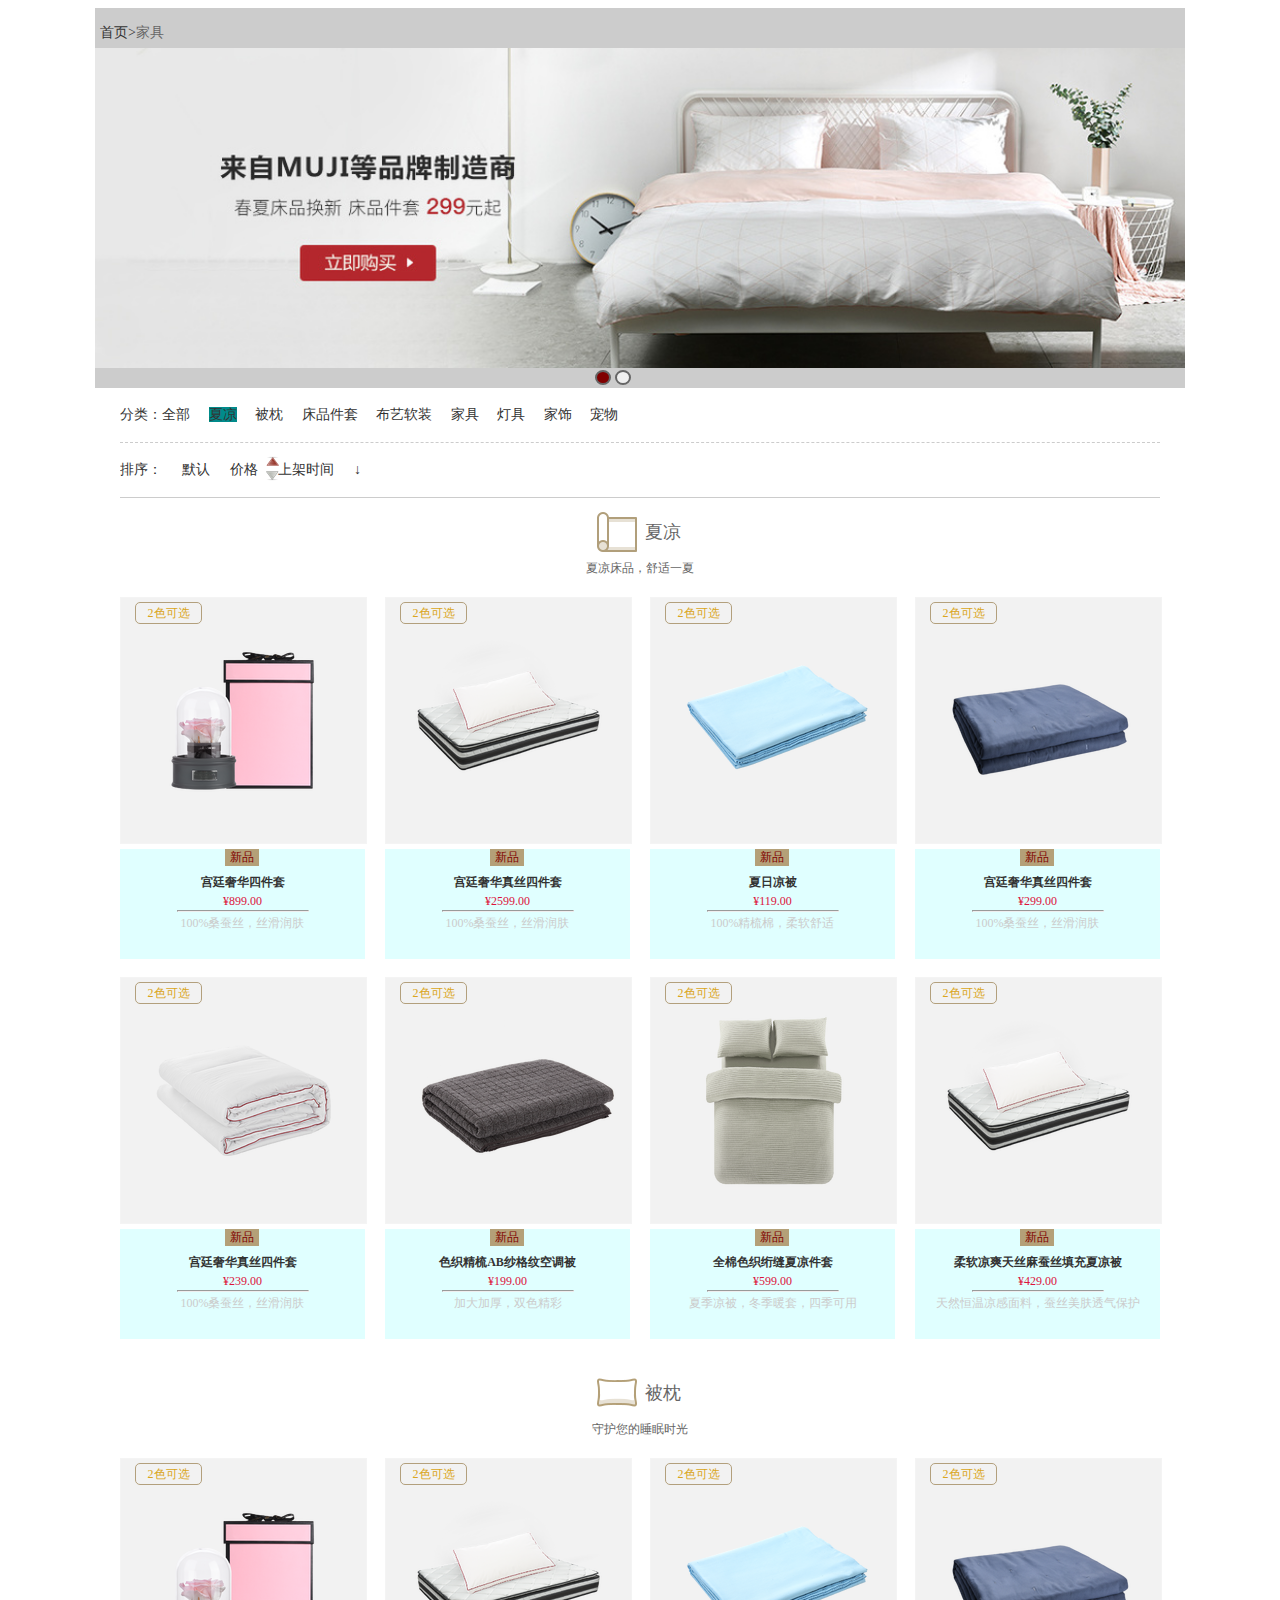
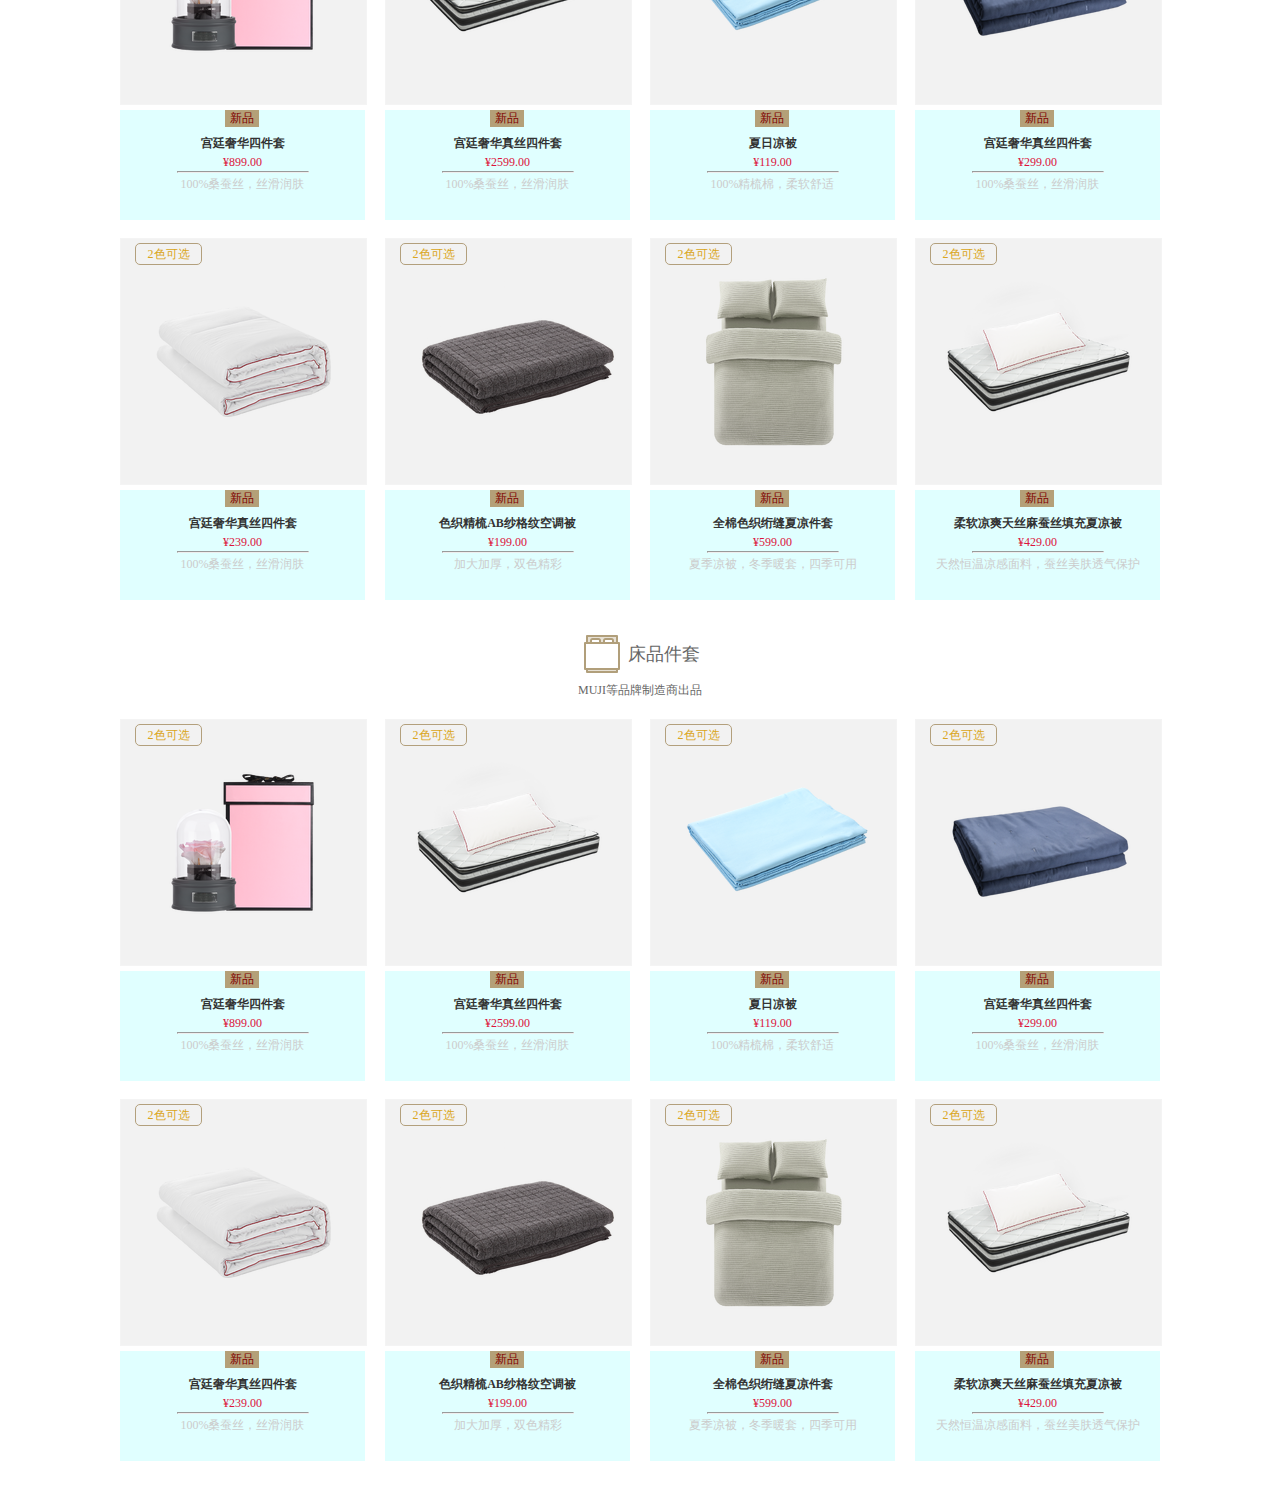
<file: wxf.html>
<!DOCTYPE html>
<html>
	<head>
		<meta charset="utf-8" />
		<title></title>
	<link rel="stylesheet" href="css/wxf.css"  />
	<script type="text/javascript" src="js/wxf.js" ></script>
	</head>
	

	<body>
		<!---wwrapper-->
	<div class="wwrapper">
	
	<!--banner-->
	<div id="banner2">
		  <a href="javascript:;">
		  	<div class="hd">
		  	<span >首页></span><span class="mr">家具</span>
		  	</div>
			<img  class="on" src="images/wxf01.jpg" alt=""  />
			<img  src="images/wxf02.jpg" alt=""  />
			</a>
			<input id="o1" type="button" value="" class="onb"/>
			<input id="o2" type="button" value="" />
			<span id="zjt" class="jt">&lt</span>
			<span id='yjt' class="jt">&gt</span>
	</div>
			
	<!--分类-->
	<div class="m-sortbar" >
		<div class="category" >
			    <span class="name" >分类：</span>
			   <div class="categoryGroup" >
						<a href="javascript:;" class="quanbu " id="wqb" >全部</a>
						<a href="javascript:;" class="na-fl on"  id="wxl">夏凉</a>
						<a href="javascript:;" class="na-fl"  id="wbz">被枕</a>
						<a href="javascript:;" class="na-fl"  id="wcpjt">床品件套</a>
						<a href="javascript:;" class="na-fl"  id='wrzby'>布艺软装</a>
						<a href="javascript:;" class="na-fl"  id="wjj">家具</a>
						<a href="javascript:;" class="na-fl"  id="wdj">灯具</a>
						<a href="javascript:;" class="na-fl"  id="wjs">家饰</a>
						<a href="javascript:;" class="na-fl"   id="wcw">宠物</a>
			    </div>
		</div>
	 <!--排序-->	
             <div class="sorts clearFix" >
					<span class="name fl" >排序：</span>
					<a href="javascript:;"><span class="sorts-mr fl">默认</span></a>
					<a href="javascript:;" >
					    <span class="sorts-price fl">价格</span>
					    <div clas="px clearFix">
							<span class="w-iicon2 fl" id="btn1" >
								<img  width="15px;" src="images/iiconjt.png" alt=""  /> </span>
							<span id="btn2" class="w-iicon2 fl" ><img width="15px;" src="images/iicond.png" </span>
				        </div>
					</a>
					<a href="javascript:;" >
							<span class="fl">上架时间</span>
							<span class="w-iicon2 fl"  id="sj" >↓</span>
					</a>
		     </div>
		
	</div>
	
	<!--product-category head1----------主体部分开始-------------------------------------->
	
	<!--product-category head1---夏凉类分类头部----------------------------->
<div class="item" id="item1">
	<p class="title clearFix" >
		<img class="tb fl" src="images/iicon0.png">
		<span class="name fl">夏凉</span>
	</p>
	<p class="desc" >夏凉床品，舒适一夏</p>
</div>

	<!--productlist>---------夏凉类商品橱窗列表------------------>	
	<div class="bbox  " id="bboxxl1">          <!-- class　用于CSS样式，js选项卡； id 用于定位，添加商品；-->
		<ul class="clearFix">
					<li>
				<a href="javascript:;">
						<div class="fk">
							    <span class="s">2色可选</span>
							    <img class="lt" src="images/f88c3dc42f3e4d7da1ded8c1ee6a97ba.png" alt="litu"  />
						</div>
					<div class="bd" >
						<div class="prdtTags">
								<span class="itemTag" >新品</span>
						</div>
					    <h4 class="name" > 
							    <span >宫廷奢华四件套</span>
					    </h4>
					    <p class="price" >
						<span >¥</span><span class="ptag" >899.00</span>
					    </p>
				        <hr >
				        <p class="desc" >100%桑蚕丝，丝滑润肤</p>
				    </div>
				</a>
			</li>
				<li>
				<a href="javascript:;">
						<div class="fk">
							    <span class="s">2色可选</span>
							    <img class="lt" src="images/wxx7.png" alt="litu"  />
						</div>
					<div class="bd" >
						<div class="prdtTags">
								<span class="itemTag" >新品</span>
						</div>
					    <h4 class="name" > 
							    <span >宫廷奢华真丝四件套</span>
					    </h4>
					    <p class="price" >
						<span >¥</span><span >2599.00</span>
					    </p>
				        <hr >
				        <p class="desc" >100%桑蚕丝，丝滑润肤</p>
				    </div>
				</a>
			</li>
				<li>
				<a href="javascript:;">
						<div class="fk">
							    <span class="s">2色可选</span>
							    <img class="lt" src="images/wxl-15.png" alt="litu"  />
						</div>
					<div class="bd" >
						<div class="prdtTags">
								<span class="itemTag" >新品</span>
						</div>
					    <h4 class="name" > 
							    <span >夏日凉被</span>
					    </h4>
					    <p class="price" >
						<span >¥</span><span class="ptag" >119.00</span>
					    </p>
				        <hr >
				        <p class="desc" >100%精梳棉，柔软舒适</p>
				    </div>
				</a>
			</li>
        		<li>
				<a href="javascript:;">
						<div class="fk">
							    <span class="s">2色可选</span>
							    <img class="lt" src="images/d88513f85b3617d734bde93af2c766c9.png" alt="litu"  />
						</div>
					<div class="bd" >
						<div class="prdtTags">
								<span class="itemTag" >新品</span>
						</div>
					    <h4 class="name" > 
							    <span >宫廷奢华真丝四件套</span>
					    </h4>
					    <p class="price" >
						<span >¥</span><span class="ptag" >299.00</span>
					    </p>
				        <hr >
				        <p class="desc" >100%桑蚕丝，丝滑润肤</p>
				    </div>
				</a>
			</li>
					<li>
				<a href="javascript:;">
						<div class="fk">
							    <span class="s">2色可选</span>
							    <img class="lt" src="images/wxx1.png" alt="litu"  />
						</div>
					<div class="bd" >
						<div class="prdtTags">
								<span class="itemTag" >新品</span>
						</div>
					    <h4 class="name" > 
							    <span >宫廷奢华真丝四件套</span>
					    </h4>
					    <p class="price" >
						<span >¥</span><span class="ptag" >239.00</span>
					    </p>
				        <hr >
				        <p class="desc" >100%桑蚕丝，丝滑润肤</p>
				    </div>
				</a>
			</li>
					<li>
				<a href="javascript:;">
						<div class="fk">
							    <span class="s">2色可选</span>
							    <img class="lt" src="images/0984c9388a2c3fd2335779da904be393.png" alt="litu"  />
						</div>
					<div class="bd" >
						<div class="prdtTags">
								<span class="itemTag" >新品</span>
						</div>
					    <h4 class="name" > 
							    <span >色织精梳AB纱格纹空调被</span>
					    </h4>
					    <p class="price" >
						<span >¥</span><span class="ptag" >199.00</span>
					    </p>
				        <hr >
				        <p class="desc" >加大加厚，双色精彩</p>
				    </div>
				</a>
			</li>
					<li>
				<a href="javascript:;">
						<div class="fk">
							    <span class="s">2色可选</span>
							    <img class="lt" src="images/wxx09.png" alt="litu"  />
						</div>
					<div class="bd" >
						<div class="prdtTags">
								<span class="itemTag" >新品</span>
						</div>
					    <h4 class="name" > 
							    <span >全棉色织绗缝夏凉件套</span>
					    </h4>
					    <p class="price" >
						<span >¥</span><span class="ptag" >599.00</span>
					    </p>
				        <hr >
				        <p class="desc" >夏季凉被，冬季暖套，四季可用</p>
				    </div>
				</a>
			</li>
				<li>
				<a href="javascript:;">
						<div class="fk">
							    <span class="s">2色可选</span>
							    <img class="lt" src="images/wxx7.png" alt="litu"  />
						</div>
					<div class="bd" >
						<div class="prdtTags">
								<span class="itemTag" >新品</span>
						</div>
					    <h4 class="name" > 
							    <span >柔软凉爽天丝麻蚕丝填充夏凉被</span>
					    </h4>
					    <p class="price" >
						<span >¥</span><span class="ptag" >429.00</span>
					    </p>
				        <hr >
				        <p class="desc" >天然恒温凉感面料，蚕丝美肤透气保护</p>
				    </div>
				</a>
			</li>		
		</ul>
	</div>
	

		<!--product-category head1--被枕类分类头部----------------------------->
<div class="item" id="item2">
	<p class="title clearFix" >
		<img class="tb fl" src="images/iicon1.png">
		<span class="name fl">被枕</span>
	</p>
	<p class="desc" >守护您的睡眠时光</p>
</div>

<!--productlist>--被枕类商品橱窗列表------------------------------------>	
<div class="bbox" id="bboxbz1">
		<ul class="clearFix">
					<li>
				<a href="javascript:;">
						<div class="fk">
							    <span class="s">2色可选</span>
							    <img class="lt" src="images/f88c3dc42f3e4d7da1ded8c1ee6a97ba.png" alt="litu"  />
						</div>
					<div class="bd" >
						<div class="prdtTags">
								<span class="itemTag" >新品</span>
						</div>
					    <h4 class="name" > 
							    <span >宫廷奢华四件套</span>
					    </h4>
					    <p class="price" >
						<span >¥</span><span class="ptag" >899.00</span>
					    </p>
				        <hr >
				        <p class="desc" >100%桑蚕丝，丝滑润肤</p>
				    </div>
				</a>
			</li>
				<li>
				<a href="javascript:;">
						<div class="fk">
							    <span class="s">2色可选</span>
							    <img class="lt" src="images/wxx7.png" alt="litu"  />
						</div>
					<div class="bd" >
						<div class="prdtTags">
								<span class="itemTag" >新品</span>
						</div>
					    <h4 class="name" > 
							    <span >宫廷奢华真丝四件套</span>
					    </h4>
					    <p class="price" >
						<span >¥</span><span >2599.00</span>
					    </p>
				        <hr >
				        <p class="desc" >100%桑蚕丝，丝滑润肤</p>
				    </div>
				</a>
			</li>
				<li>
				<a href="javascript:;">
						<div class="fk">
							    <span class="s">2色可选</span>
							    <img class="lt" src="images/wxl-15.png" alt="litu"  />
						</div>
					<div class="bd" >
						<div class="prdtTags">
								<span class="itemTag" >新品</span>
						</div>
					    <h4 class="name" > 
							    <span >夏日凉被</span>
					    </h4>
					    <p class="price" >
						<span >¥</span><span class="ptag" >119.00</span>
					    </p>
				        <hr >
				        <p class="desc" >100%精梳棉，柔软舒适</p>
				    </div>
				</a>
			</li>
        		<li>
				<a href="javascript:;">
						<div class="fk">
							    <span class="s">2色可选</span>
							    <img class="lt" src="images/d88513f85b3617d734bde93af2c766c9.png" alt="litu"  />
						</div>
					<div class="bd" >
						<div class="prdtTags">
								<span class="itemTag" >新品</span>
						</div>
					    <h4 class="name" > 
							    <span >宫廷奢华真丝四件套</span>
					    </h4>
					    <p class="price" >
						<span >¥</span><span class="ptag" >299.00</span>
					    </p>
				        <hr >
				        <p class="desc" >100%桑蚕丝，丝滑润肤</p>
				    </div>
				</a>
			</li>
					<li>
				<a href="javascript:;">
						<div class="fk">
							    <span class="s">2色可选</span>
							    <img class="lt" src="images/wxx1.png" alt="litu"  />
						</div>
					<div class="bd" >
						<div class="prdtTags">
								<span class="itemTag" >新品</span>
						</div>
					    <h4 class="name" > 
							    <span >宫廷奢华真丝四件套</span>
					    </h4>
					    <p class="price" >
						<span >¥</span><span class="ptag" >239.00</span>
					    </p>
				        <hr >
				        <p class="desc" >100%桑蚕丝，丝滑润肤</p>
				    </div>
				</a>
			</li>
					<li>
				<a href="javascript:;">
						<div class="fk">
							    <span class="s">2色可选</span>
							    <img class="lt" src="images/0984c9388a2c3fd2335779da904be393.png" alt="litu"  />
						</div>
					<div class="bd" >
						<div class="prdtTags">
								<span class="itemTag" >新品</span>
						</div>
					    <h4 class="name" > 
							    <span >色织精梳AB纱格纹空调被</span>
					    </h4>
					    <p class="price" >
						<span >¥</span><span class="ptag" >199.00</span>
					    </p>
				        <hr >
				        <p class="desc" >加大加厚，双色精彩</p>
				    </div>
				</a>
			</li>
					<li>
				<a href="javascript:;">
						<div class="fk">
							    <span class="s">2色可选</span>
							    <img class="lt" src="images/wxx09.png" alt="litu"  />
						</div>
					<div class="bd" >
						<div class="prdtTags">
								<span class="itemTag" >新品</span>
						</div>
					    <h4 class="name" > 
							    <span >全棉色织绗缝夏凉件套</span>
					    </h4>
					    <p class="price" >
						<span >¥</span><span class="ptag" >599.00</span>
					    </p>
				        <hr >
				        <p class="desc" >夏季凉被，冬季暖套，四季可用</p>
				    </div>
				</a>
			</li>
				<li>
				<a href="javascript:;">
						<div class="fk">
							    <span class="s">2色可选</span>
							    <img class="lt" src="images/wxx7.png" alt="litu"  />
						</div>
					<div class="bd" >
						<div class="prdtTags">
								<span class="itemTag" >新品</span>
						</div>
					    <h4 class="name" > 
							    <span >柔软凉爽天丝麻蚕丝填充夏凉被</span>
					    </h4>
					    <p class="price" >
						<span >¥</span><span class="ptag" >429.00</span>
					    </p>
				        <hr >
				        <p class="desc" >天然恒温凉感面料，蚕丝美肤透气保护</p>
				    </div>
				</a>
			</li>		
		</ul>
	</div>
	
	
	<!--product-category head1--床品件套类分类头部----------------------->
<div class="item" id="item3">
	<p class="title clearFix"  id="title3">
		<img class="tb fl" src="images/iicon3.png">
		<span class="name fl" id="name3">床品件套</span>
	</p>
	<p class="desc" >MUJI等品牌制造商出品</p>
</div>

	<!--productlist>--床品件套类商品橱窗列表------------------------------>		
                    
<div class="bbox" id="bboxcp1">
		<ul class="clearFix">                         <!--无须设定宽高，让li 撑开就行-->
					<li>
				<a href="javascript:;">
						<div class="fk">
							    <span class="s">2色可选</span>
							    <img class="lt" src="images/f88c3dc42f3e4d7da1ded8c1ee6a97ba.png" alt="litu"  />
						</div>
					<div class="bd" >
						<div class="prdtTags">
								<span class="itemTag" >新品</span>
						</div>
					    <h4 class="name" > 
							    <span >宫廷奢华四件套</span>
					    </h4>
					    <p class="price" >
						<span >¥</span><span class="ptag" >899.00</span>
					    </p>
				        <hr >
				        <p class="desc" >100%桑蚕丝，丝滑润肤</p>
				    </div>
				</a>
			</li>
				<li>
				<a href="javascript:;">
						<div class="fk">
							    <span class="s">2色可选</span>
							    <img class="lt" src="images/wxx7.png" alt="litu"  />
						</div>
					<div class="bd" >
						<div class="prdtTags">
								<span class="itemTag" >新品</span>
						</div>
					    <h4 class="name" > 
							    <span >宫廷奢华真丝四件套</span>
					    </h4>
					    <p class="price" >
						<span >¥</span><span >2599.00</span>
					    </p>
				        <hr >
				        <p class="desc" >100%桑蚕丝，丝滑润肤</p>
				    </div>
				</a>
			</li>
				<li>
				<a href="javascript:;">
						<div class="fk">
							    <span class="s">2色可选</span>
							    <img class="lt" src="images/wxl-15.png" alt="litu"  />
						</div>
					<div class="bd" >
						<div class="prdtTags">
								<span class="itemTag" >新品</span>
						</div>
					    <h4 class="name" > 
							    <span >夏日凉被</span>
					    </h4>
					    <p class="price" >
						<span >¥</span><span class="ptag" >119.00</span>
					    </p>
				        <hr >
				        <p class="desc" >100%精梳棉，柔软舒适</p>
				    </div>
				</a>
			</li>
        		<li>
				<a href="javascript:;">
						<div class="fk">
							    <span class="s">2色可选</span>
							    <img class="lt" src="images/d88513f85b3617d734bde93af2c766c9.png" alt="litu"  />
						</div>
					<div class="bd" >
						<div class="prdtTags">
								<span class="itemTag" >新品</span>
						</div>
					    <h4 class="name" > 
							    <span >宫廷奢华真丝四件套</span>
					    </h4>
					    <p class="price" >
						<span >¥</span><span class="ptag" >299.00</span>
					    </p>
				        <hr >
				        <p class="desc" >100%桑蚕丝，丝滑润肤</p>
				    </div>
				</a>
			</li>
					<li>
				<a href="javascript:;">
						<div class="fk">
							    <span class="s">2色可选</span>
							    <img class="lt" src="images/wxx1.png" alt="litu"  />
						</div>
					<div class="bd" >
						<div class="prdtTags">
								<span class="itemTag" >新品</span>
						</div>
					    <h4 class="name" > 
							    <span >宫廷奢华真丝四件套</span>
					    </h4>
					    <p class="price" >
						<span >¥</span><span class="ptag" >239.00</span>
					    </p>
				        <hr >
				        <p class="desc" >100%桑蚕丝，丝滑润肤</p>
				    </div>
				</a>
			</li>
					<li>
				<a href="javascript:;">
						<div class="fk">
							    <span class="s">2色可选</span>
							    <img class="lt" src="images/0984c9388a2c3fd2335779da904be393.png" alt="litu"  />
						</div>
					<div class="bd" >
						<div class="prdtTags">
								<span class="itemTag" >新品</span>
						</div>
					    <h4 class="name" > 
							    <span >色织精梳AB纱格纹空调被</span>
					    </h4>
					    <p class="price" >
						<span >¥</span><span class="ptag" >199.00</span>
					    </p>
				        <hr >
				        <p class="desc" >加大加厚，双色精彩</p>
				    </div>
				</a>
			</li>
					<li>
				<a href="javascript:;">
						<div class="fk">
							    <span class="s">2色可选</span>
							    <img class="lt" src="images/wxx09.png" alt="litu"  />
						</div>
					<div class="bd" >
						<div class="prdtTags">
								<span class="itemTag" >新品</span>
						</div>
					    <h4 class="name" > 
							    <span >全棉色织绗缝夏凉件套</span>
					    </h4>
					    <p class="price" >
						<span >¥</span><span class="ptag" >599.00</span>
					    </p>
				        <hr >
				        <p class="desc" >夏季凉被，冬季暖套，四季可用</p>
				    </div>
				</a>
			</li>
				<li>
				<a href="javascript:;">
						<div class="fk">
							    <span class="s">2色可选</span>
							    <img class="lt" src="images/wxx7.png" alt="litu"  />
						</div>
					<div class="bd" >
						<div class="prdtTags">
								<span class="itemTag" >新品</span>
						</div>
					    <h4 class="name" > 
							    <span >柔软凉爽天丝麻蚕丝填充夏凉被</span>
					    </h4>
					    <p class="price" >
						<span >¥</span><span class="ptag" >429.00</span>
					    </p>
				        <hr >
				        <p class="desc" >天然恒温凉感面料，蚕丝美肤透气保护</p>
				    </div>
				</a>
			</li>		
		</ul>
	</div>


	

	</div>		
	</div>
		
	</body>
	
	

	</script>
</html>
</file>
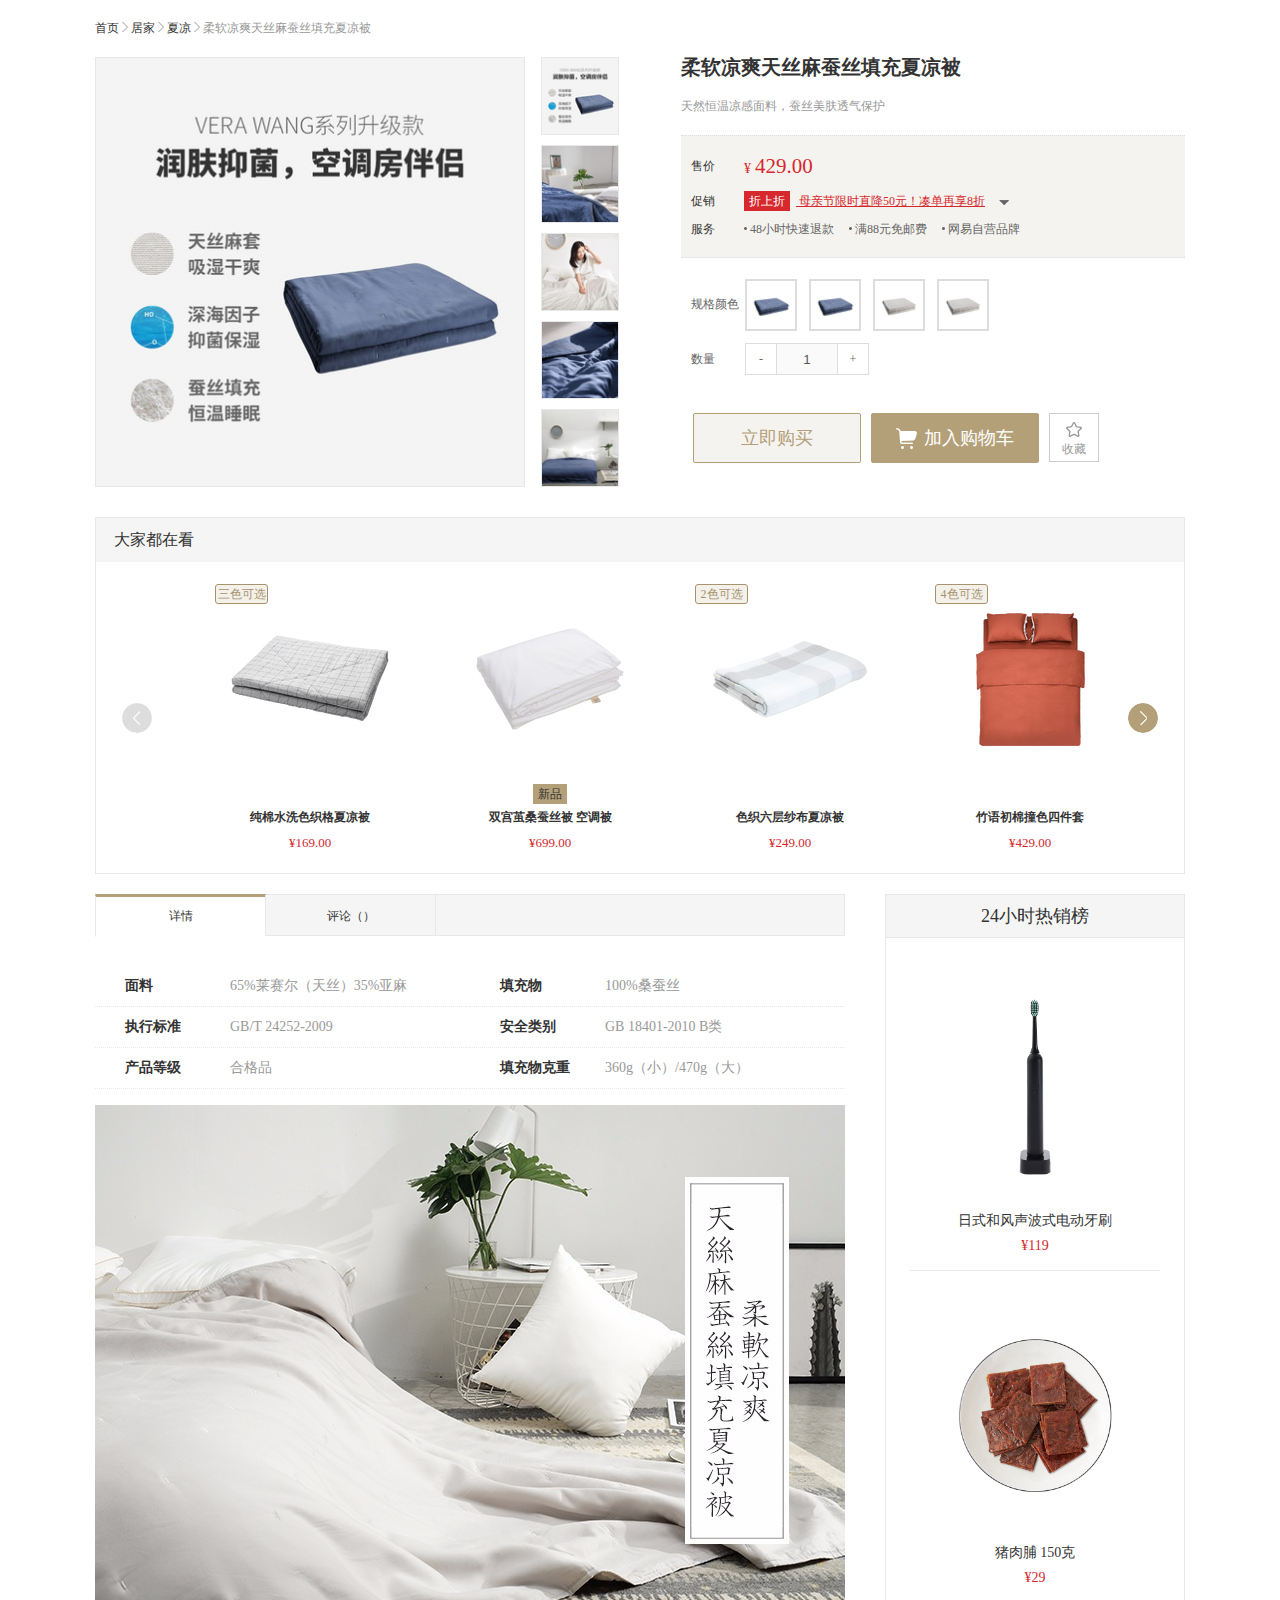
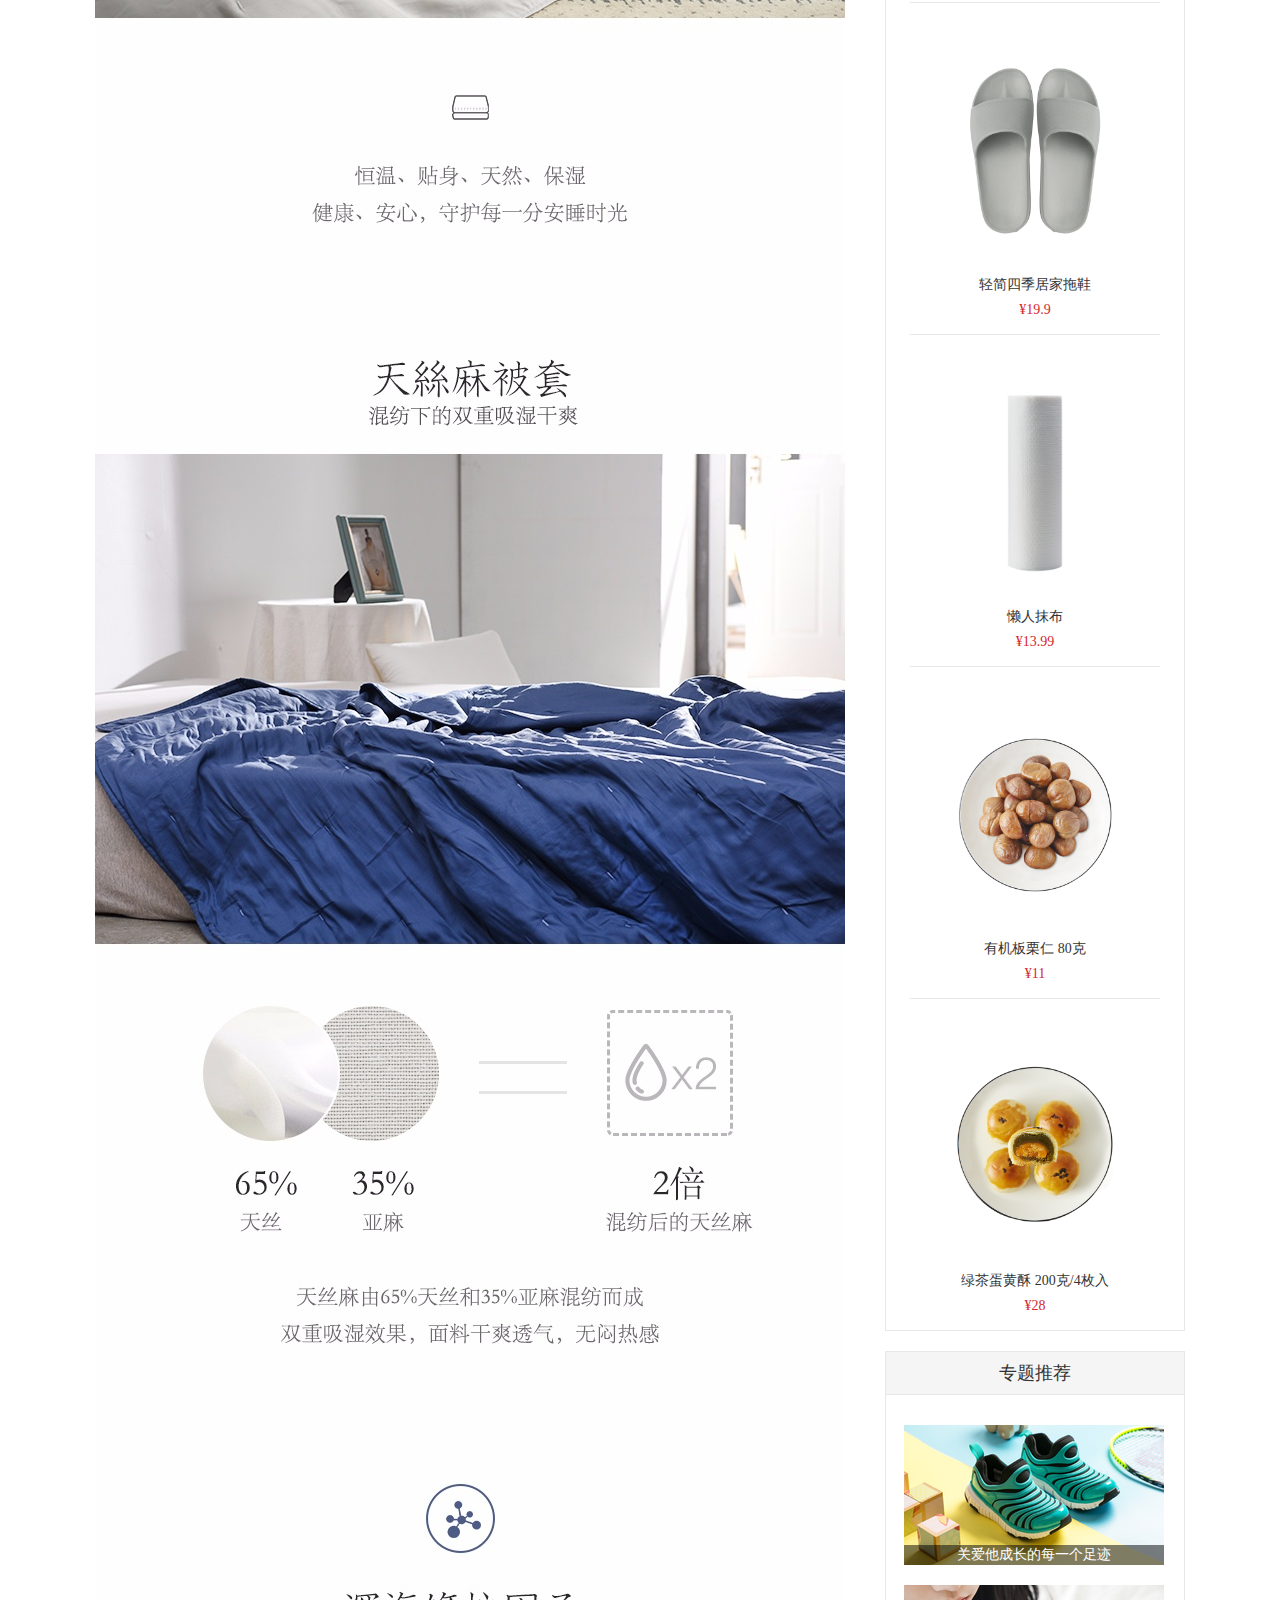
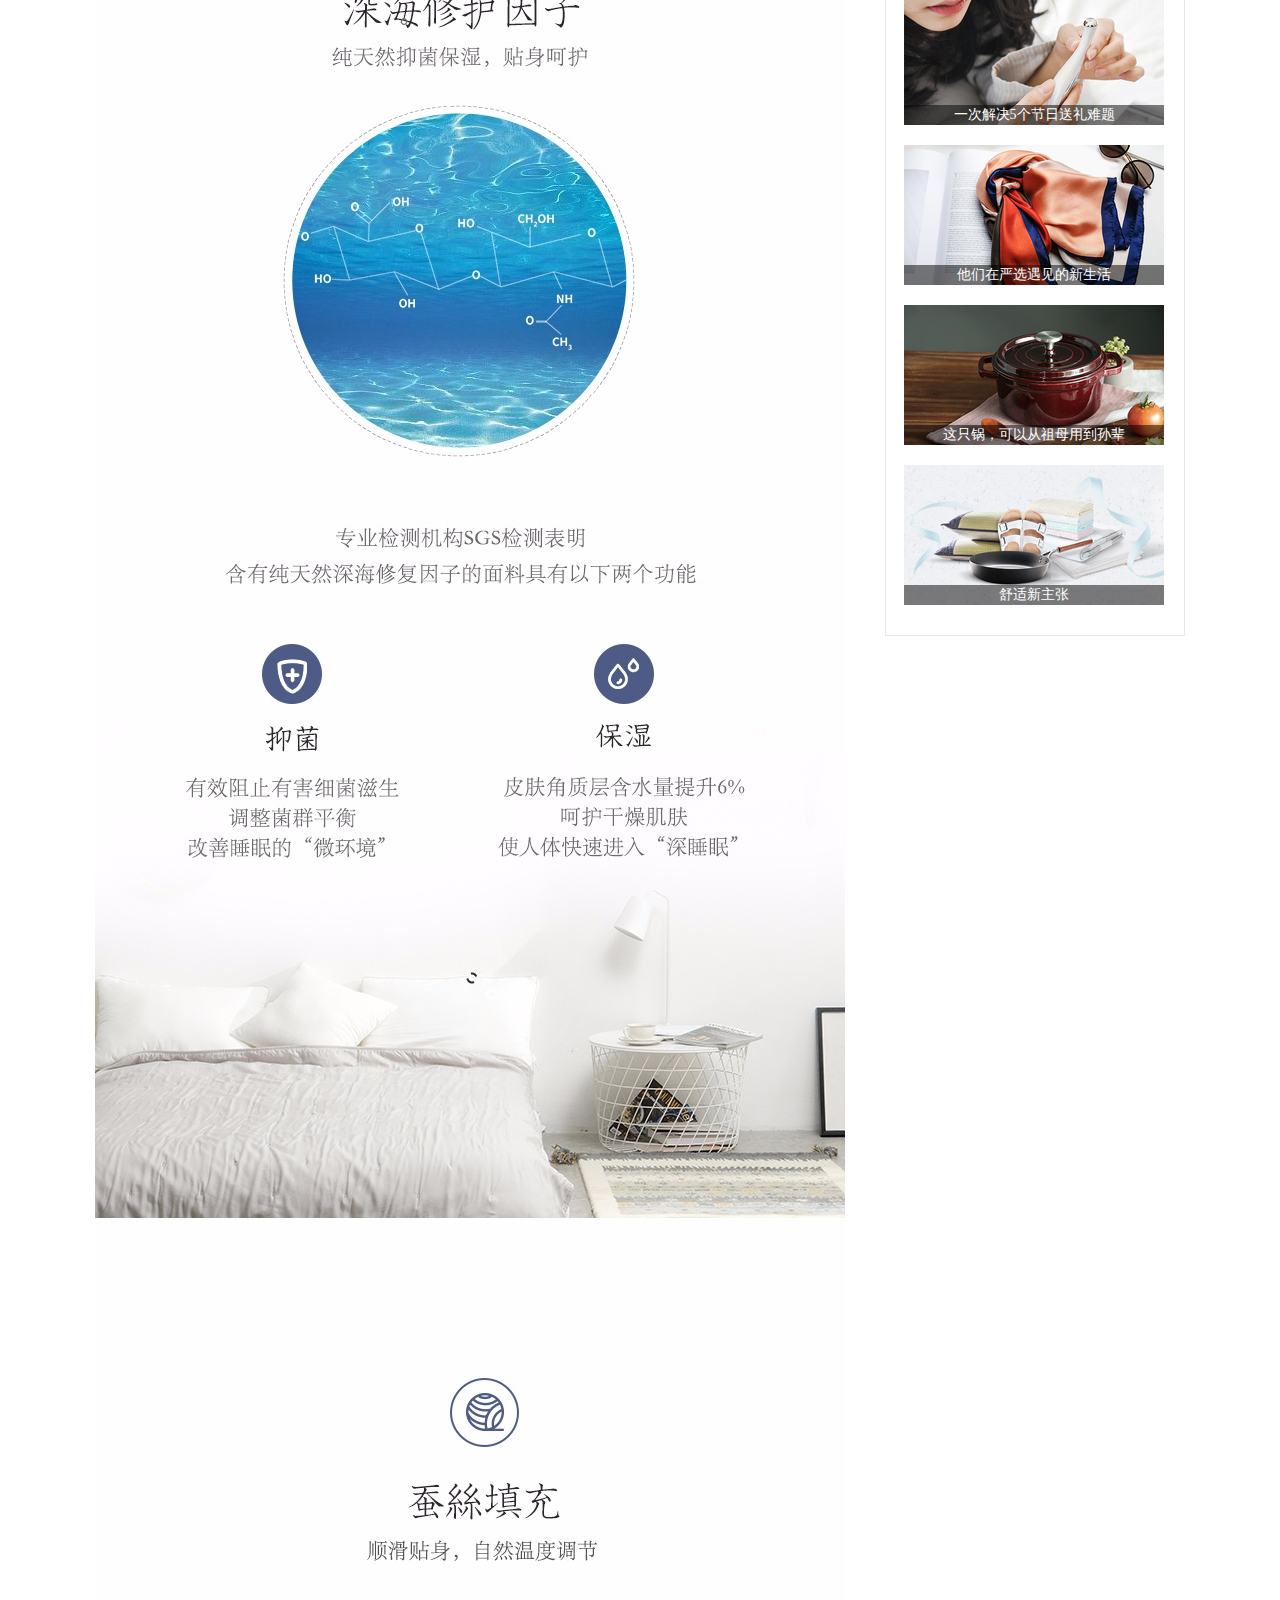
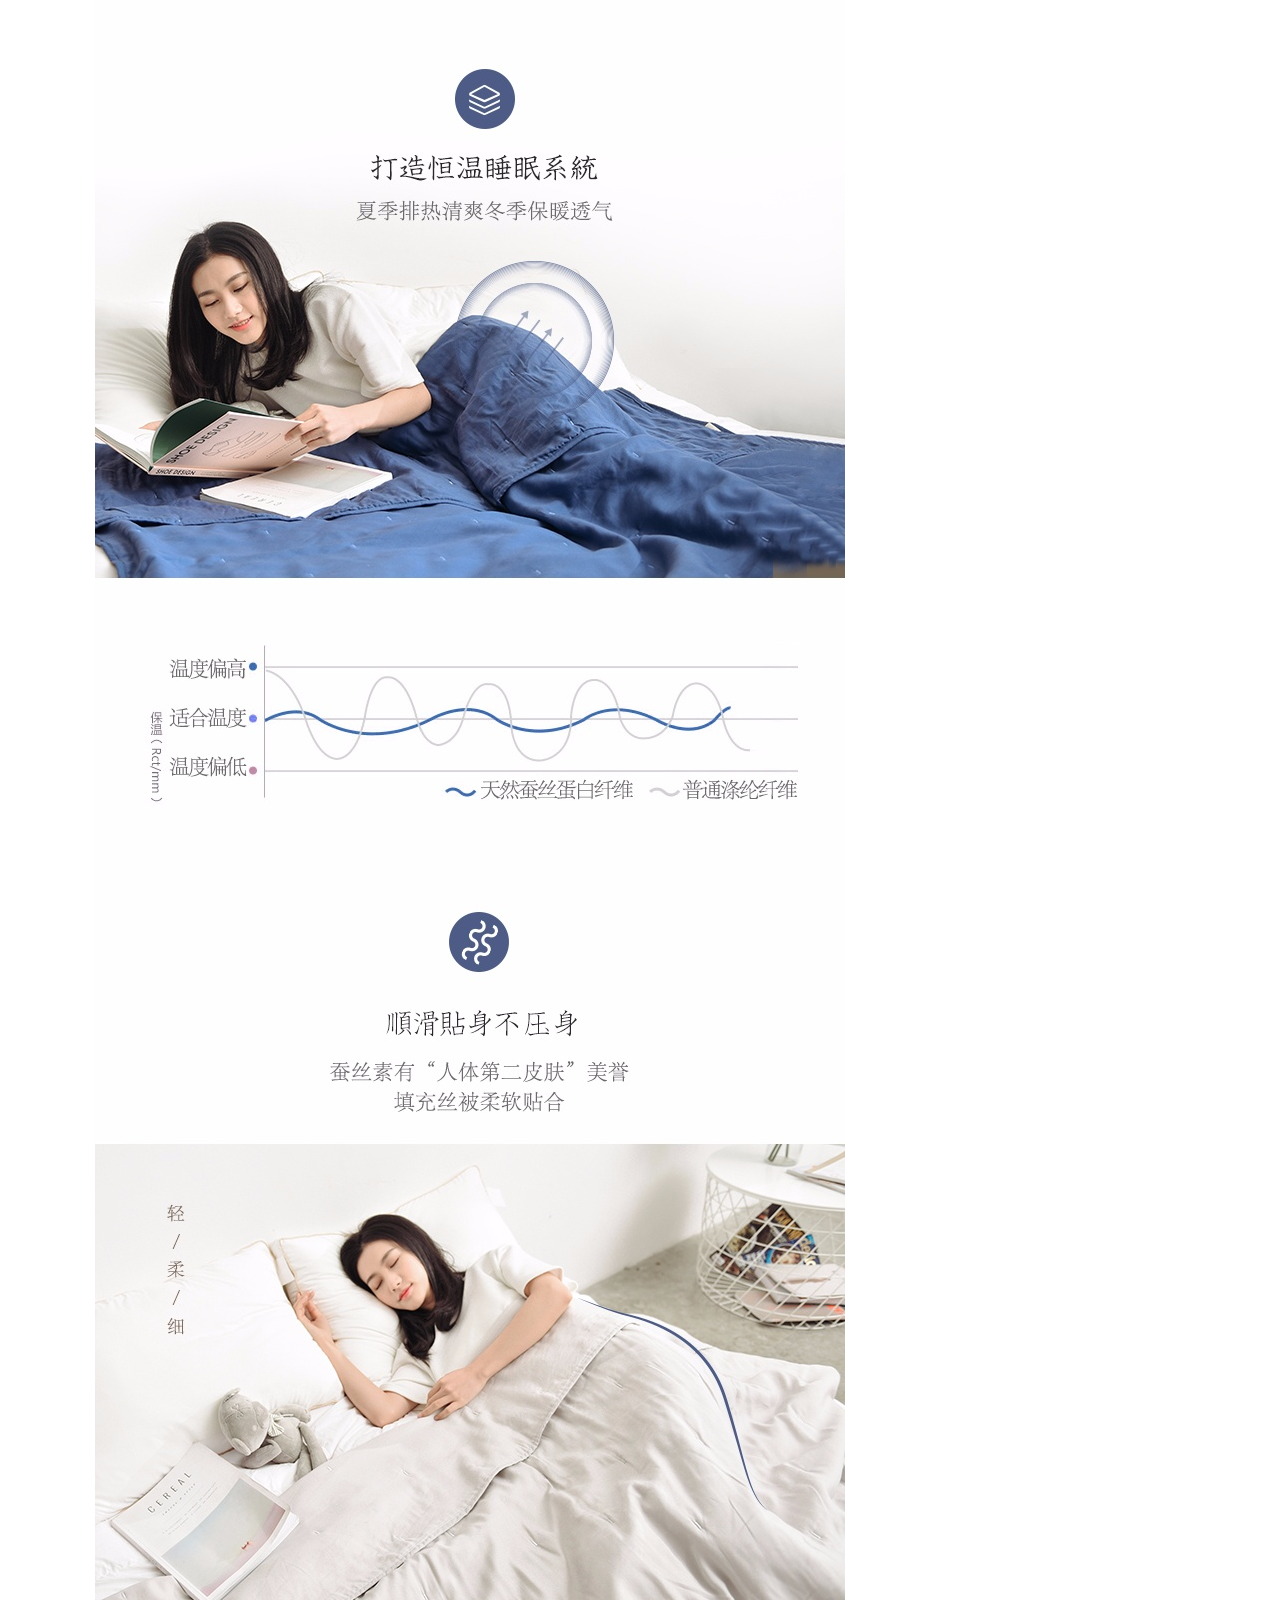
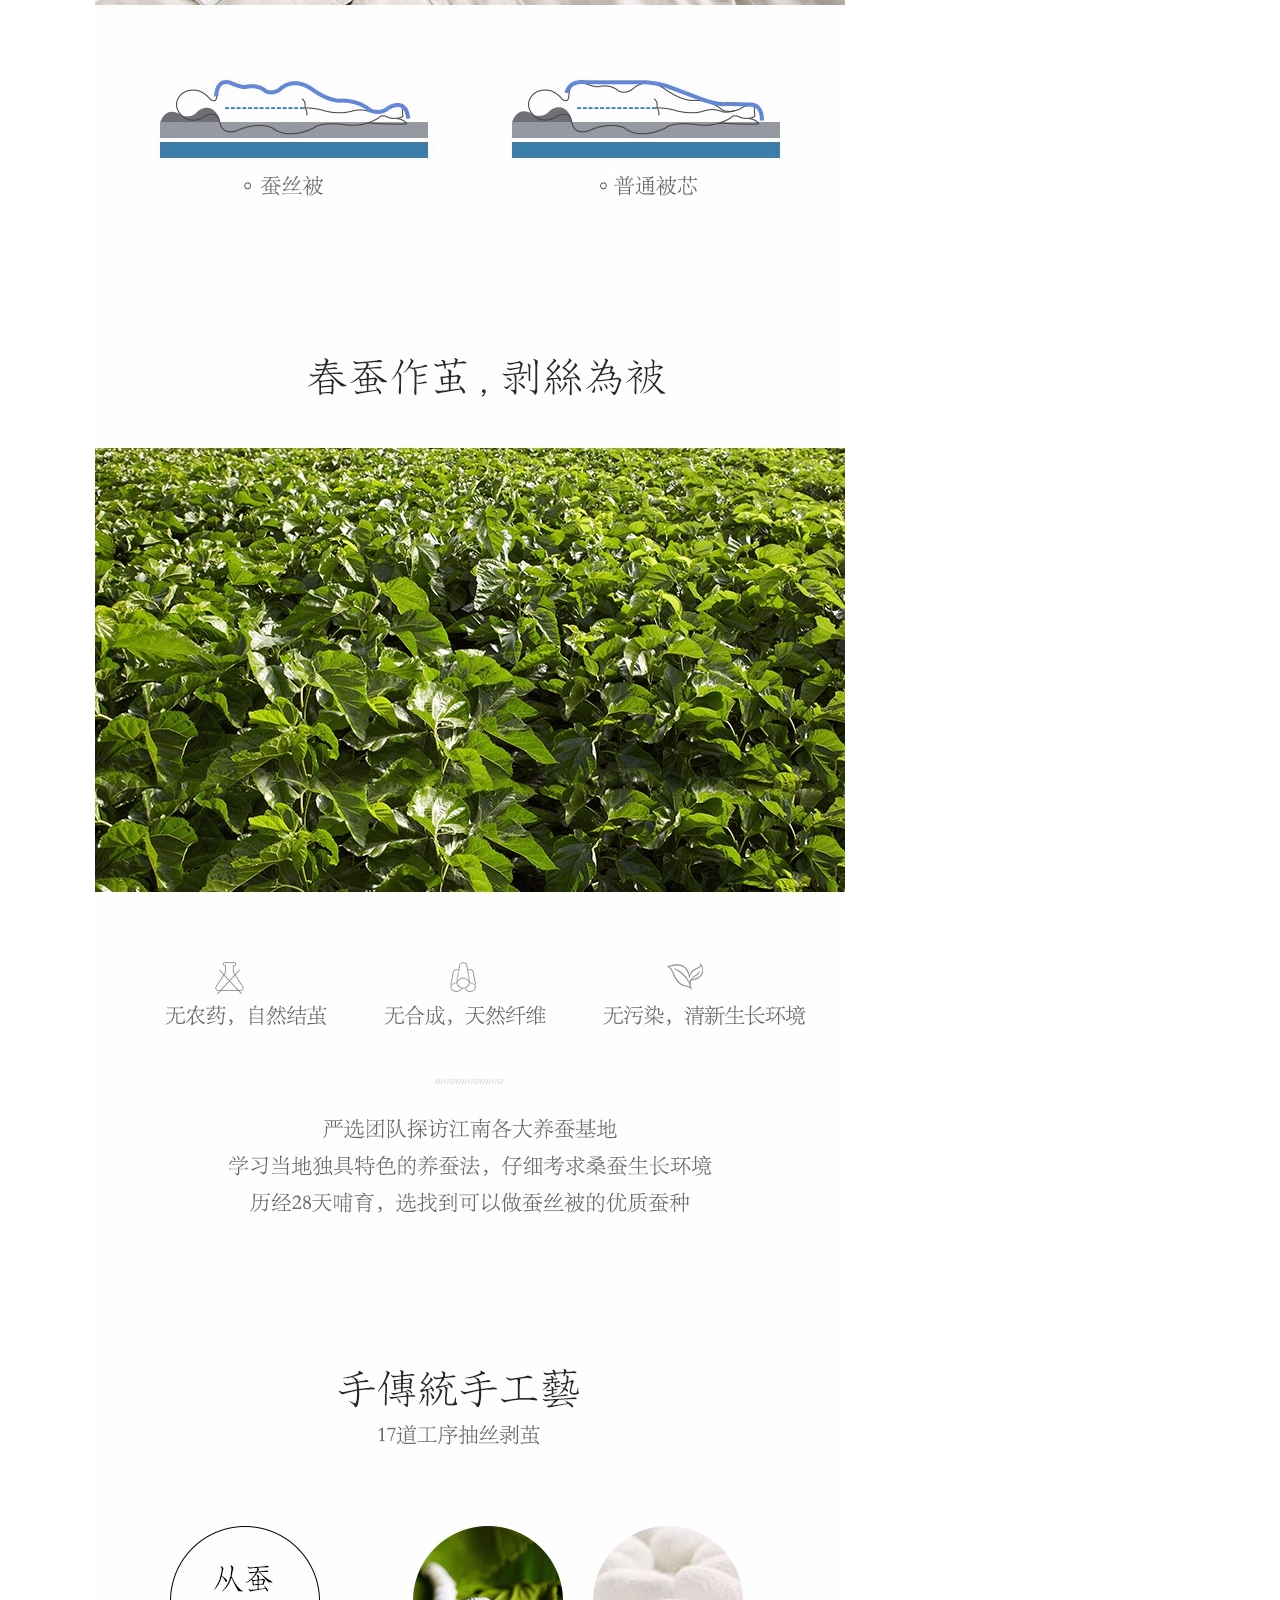
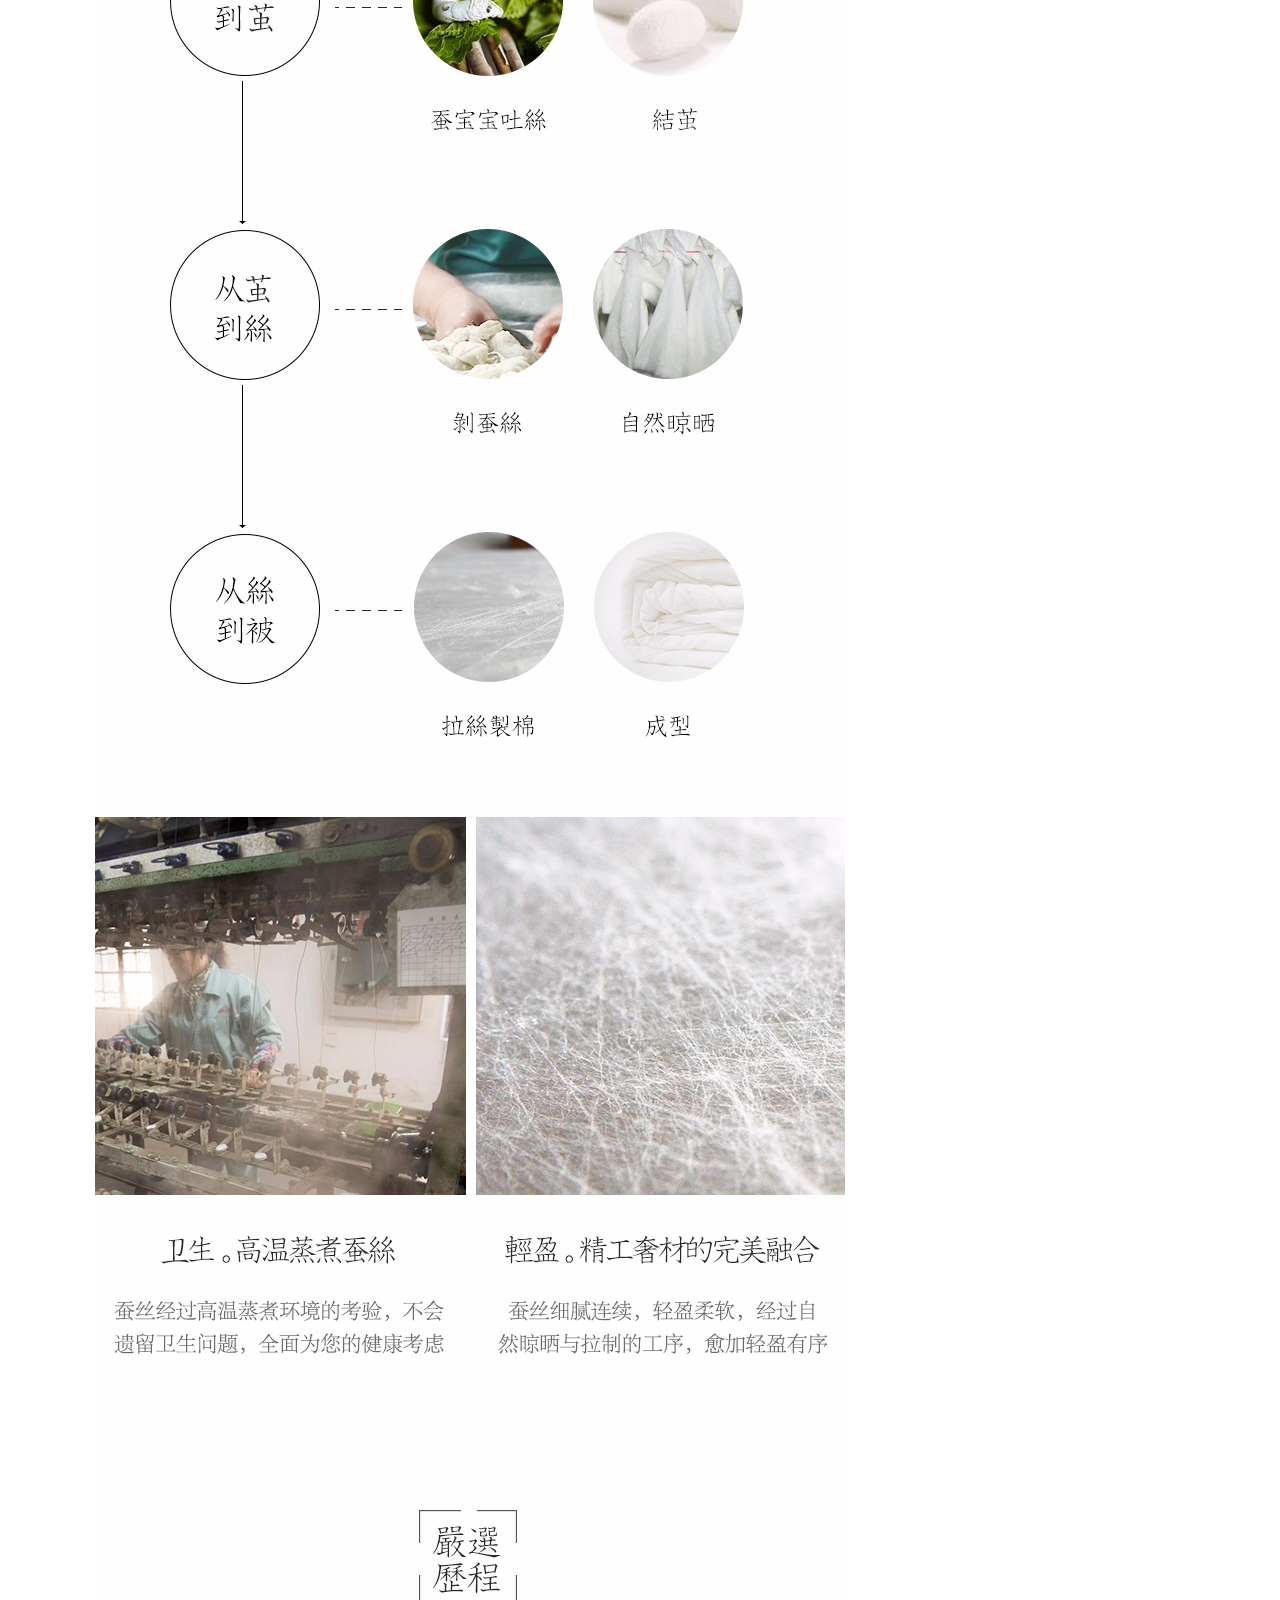
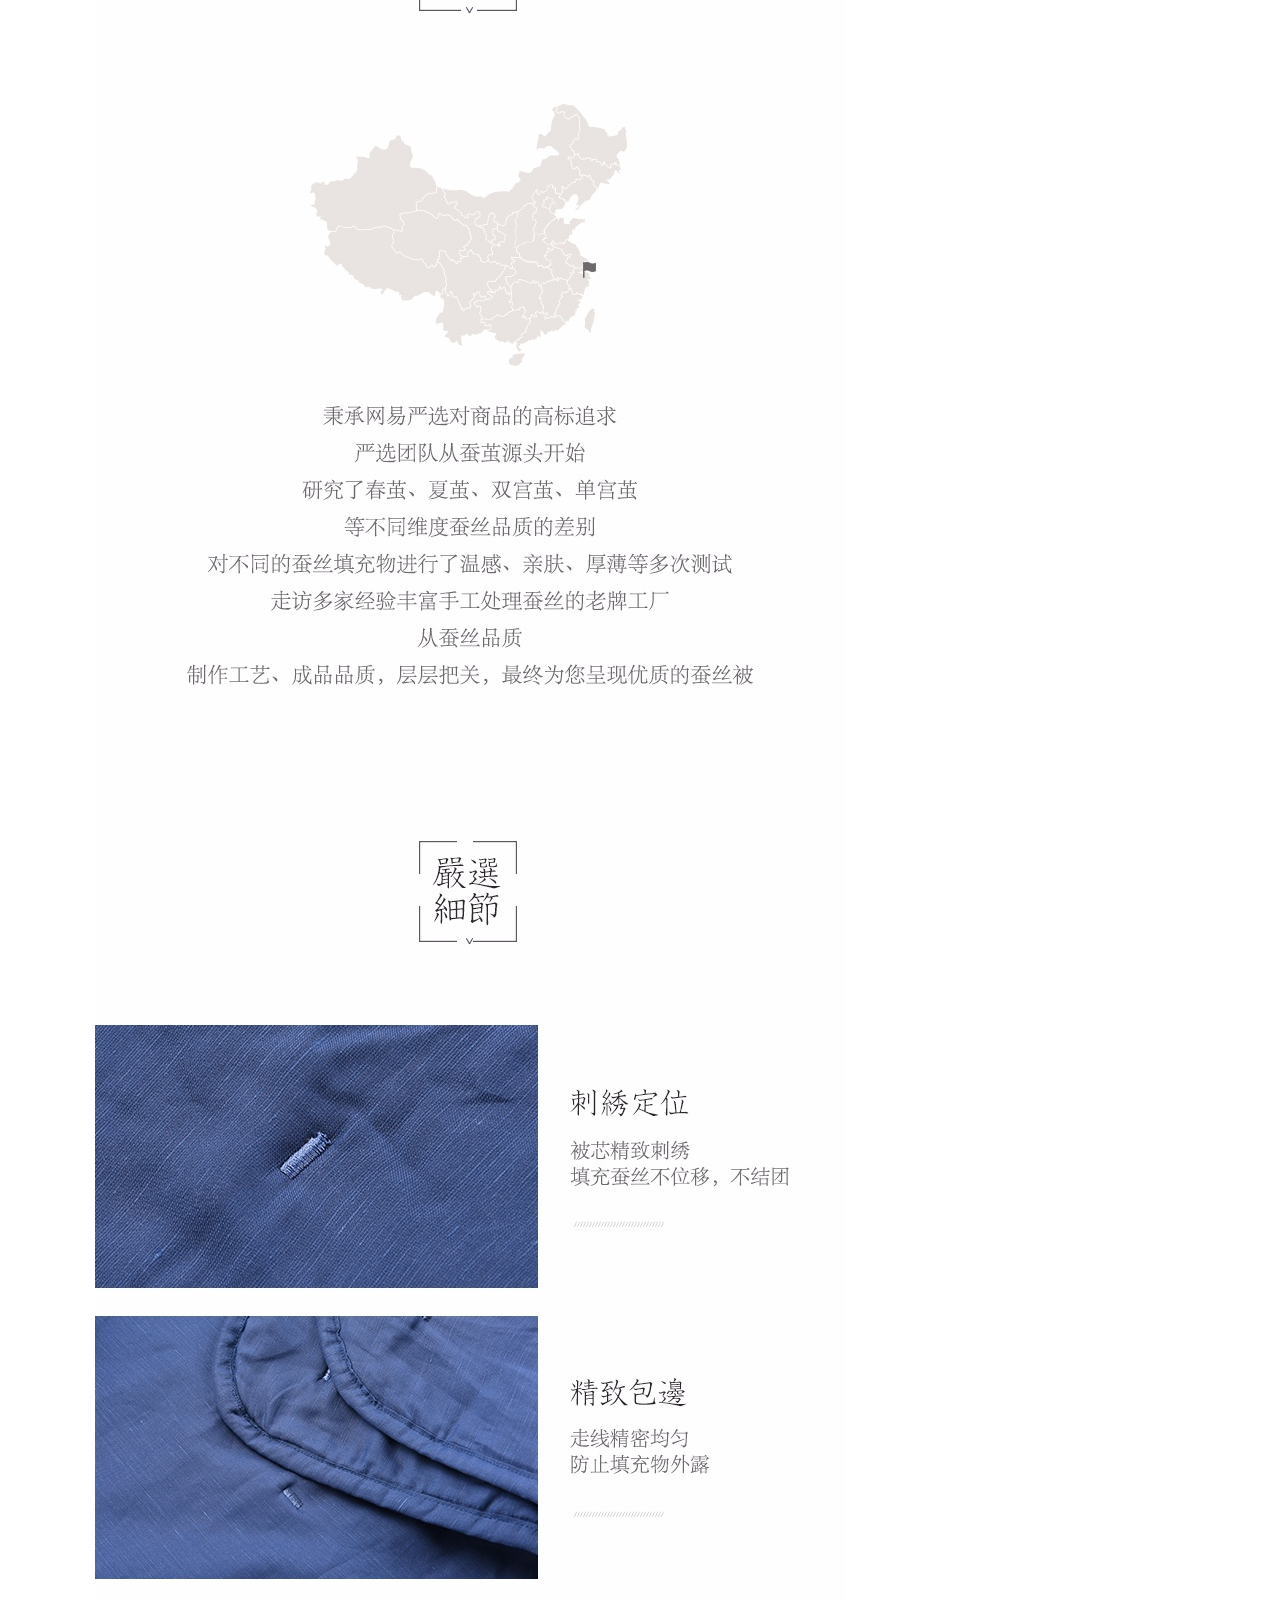
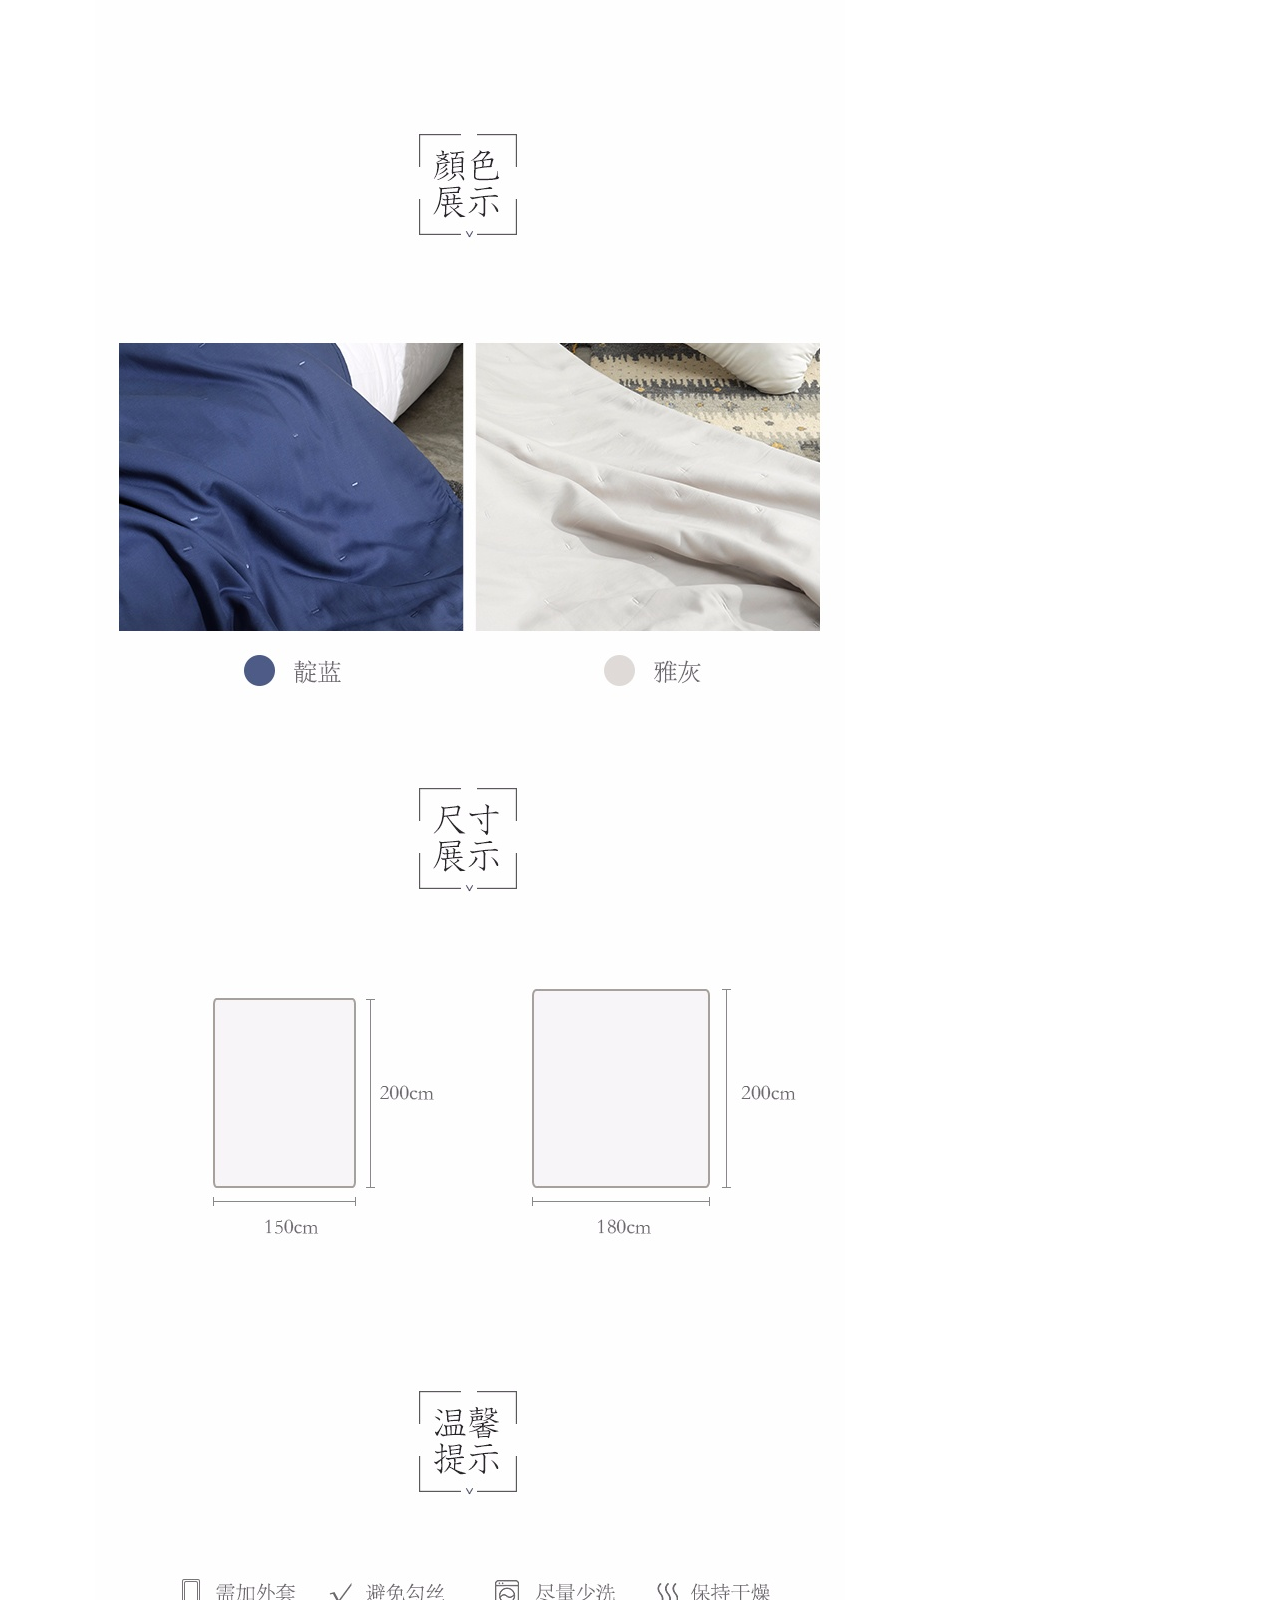
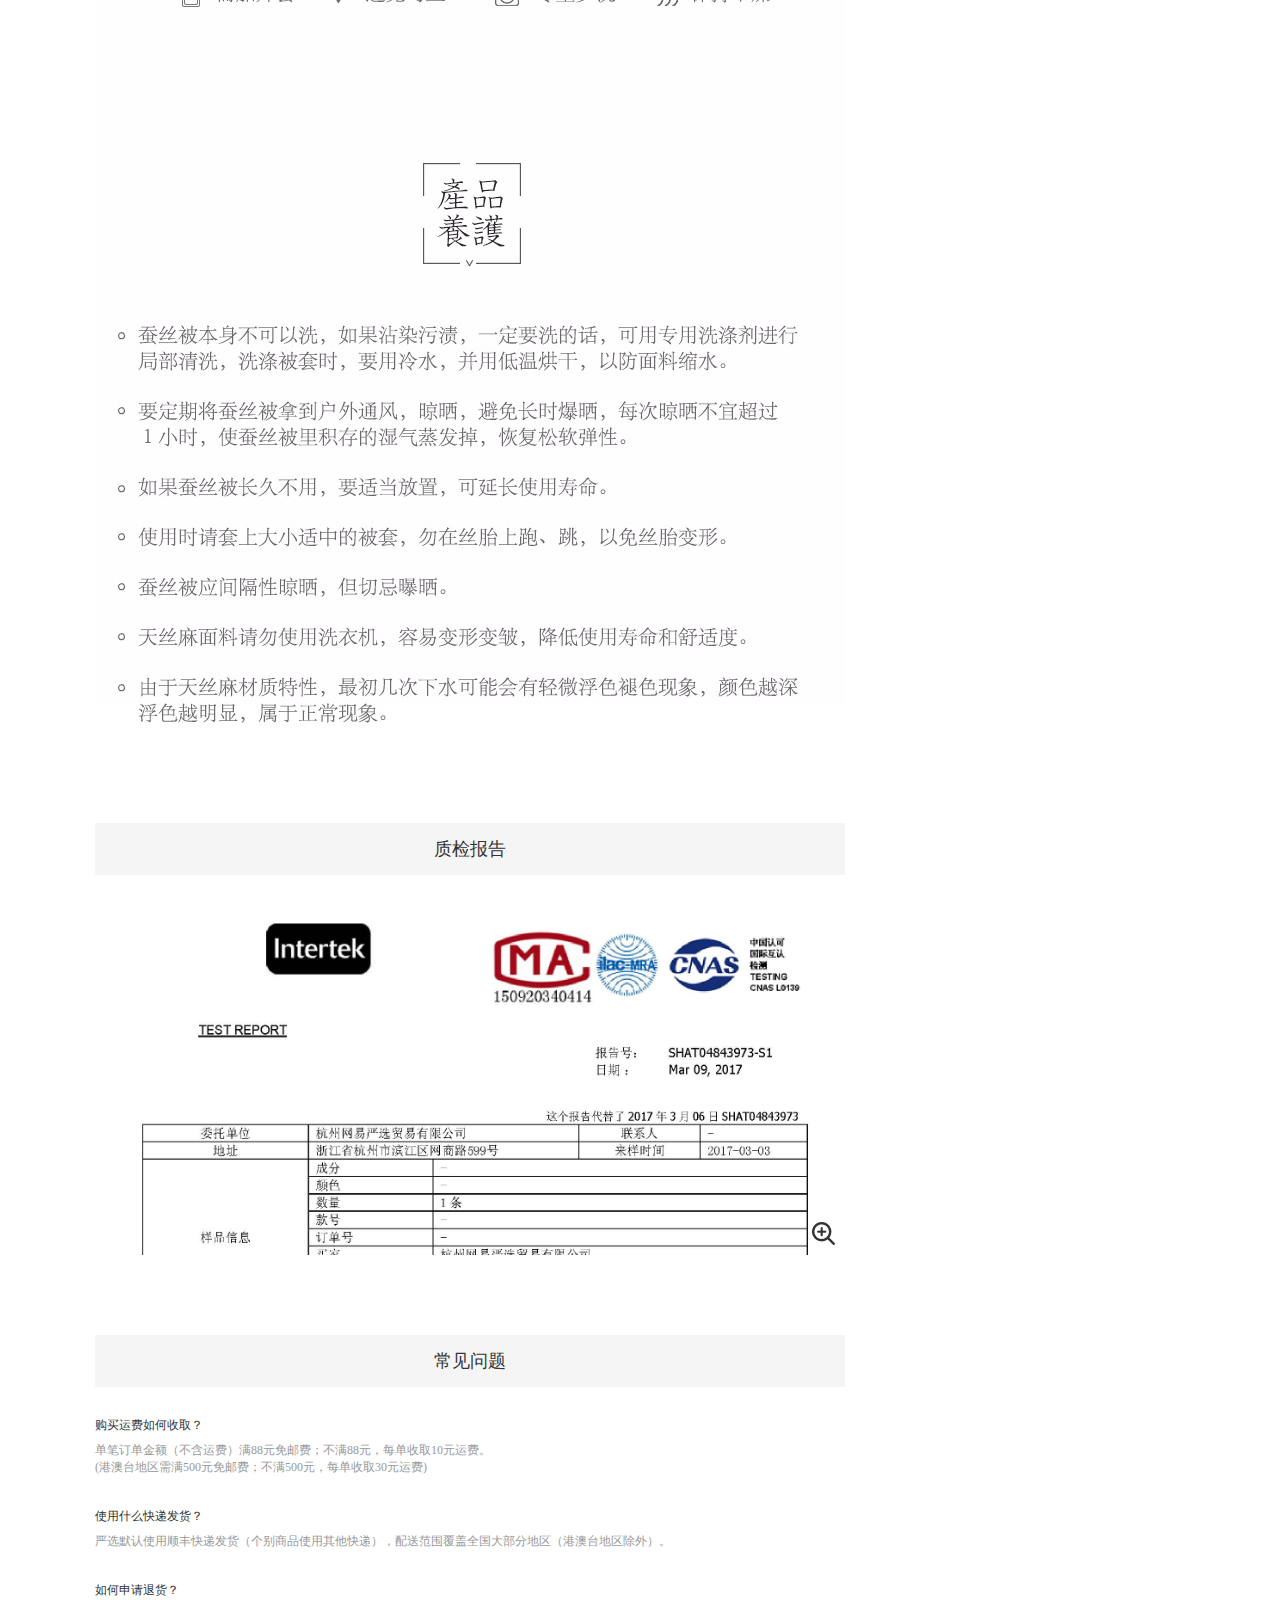
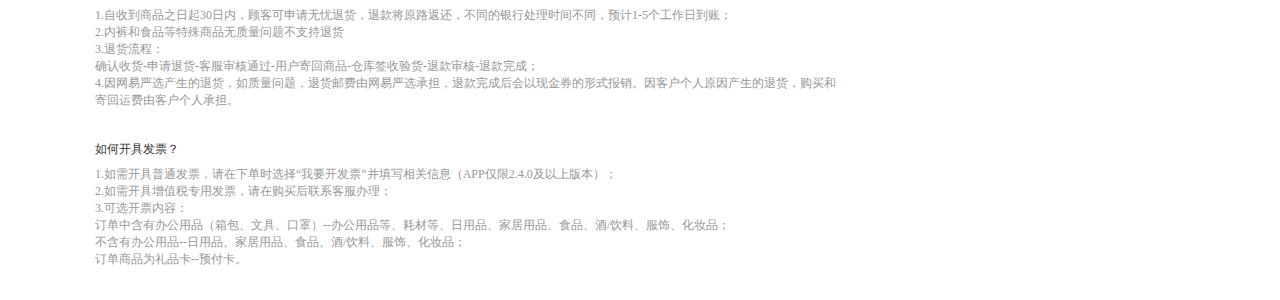
<file: Detail 王文銮/Detail.html>
<!DOCTYPE html>
<html lang="en">
<head>
	<meta charset="UTF-8">
	<title>Detail</title>
	<link rel="stylesheet" type="text/css" href="css/reset.css">
	<link rel="stylesheet" type="text/css" href="css/Detail.css">
	<style type="text/css">
		.wwl_icon{
			display: inline-block;
			background-image: url(images/wwl_icon-normal.png);
			background-repeat: no-repeat;
		}
		.wwl_arrow{
			display: inline-block;
			background-image: url(images/wwl_arrow.png);
			background-repeat: no-repeat;
		}
		.wwl_cart{
			display: inline-block;
			background-image: url(images/wwl_cart1.png);
			background-repeat: no-repeat;
		}
	</style>
</head>
<body>
	<div class="wwl_detail">
		<!--顶部标题-->
		<div class="wwl_db">
			<div class="wwl_title">
				<a href="javascript:;">首页</a>
				<span class="wwl_arrow-right wwl_icon"></span>
				<a href="javascript:;">居家</a>
				<span class="wwl_arrow-right wwl_icon"></span>
				<a href="javascript:;">夏凉</a>
				<span class="wwl_arrow-right wwl_icon"></span>
				<span class="wwl_sum">柔软凉爽天丝麻蚕丝填充夏凉被</span>
			</div>
		</div>
		<!--中间动图及简介-->
		<div class="wwl_db">
			<div class="wwl_detail">
				<div class="wwl_detail_top clearfix" id="top">
					<div class="wwl_slide">
						<div class="wwl_view">
							<img src="images/wwl_1-2.jpg" alt="">
							<div class="wwl_select"></div>
						</div>
						<div class="wwl_marg"><img src="images/wwl_1-2.jpg"></div>
						<div class="wwl_list">
							<ul>
								<li>
									<a href="javascript:;">
										<img src="images/wwl_1-1.jpg">
									</a>
								</li>
								<li>
									<a href="javascript:;">
										<img src="images/wwl_2-1.jpg">
									</a>
								</li>
								<li>
									<a href="javascript:;">
										<img src="images/wwl_3-1.jpg">
									</a>
								</li>
								<li>
									<a href="javascript:;">
										<img src="images/wwl_4-1.jpg">
									</a>
								</li>
								<li>
									<a href="javascript:;">
										<img src="images/wwl_5-1.png">
									</a>
								</li>
							</ul>
						</div>
					</div>
					<div class="wwl_infor">
						<div class="wwl_intro clearfix">
							<h2>柔软凉爽天丝麻蚕丝填充夏凉被</h2>
							<p>天然恒温凉感面料，蚕丝美肤透气保护</p>
						</div>
						<div class="wwl_price">
							<ul class="wwl_prom">
								<li class="wwl_onprice clearfix">
									<p class="wwl_manu">售价</p>
									<div class="wwl_item">
										<div>
											<span class="wwl_rmb">¥</span>
											<span class="wwl_num">429.00</span>
										</div>
									</div>
								</li>
								<li class="wwl_ondiscount clearfix">
									<p class="wwl_manu">促销</p>
									<div class="wwl_item fl">
										<div>
											<a href="javascript:;">
												<span>折上折</span>
												母亲节限时直降50元！凑单再享8折
											</a>
											<div class="wwl_moreList">
												<a href="javascript:;">
													<i class='wwl_arrow wwl_arrow-down'></i>
												</a>
												<ul class='wwl_link-list clearfix'>
													<li>
														<a href="javascript:;">
															<span>折上折</span>
															母亲节限时直降50元！凑单再享8折
															<i class="wwl_arrow wwl_arrow-up"></i>
														</a>
													</li>
													<li class="wwl_delicious">
														<a href="javascript">
															<span>美食节</span>
															新上美味1元秒，人气经典88元任选5件
														</a>
													</li>
												</ul>
											</div>
										</div>
									</div>
								</li>
								<li class="wwl_onservice clearfix">
									<p class="wwl_manu">服务</p>
									<div class="wwl_item fl">
										<div>
											<span>
											<i class="wwl_icon wwl_icon-point"></i>
											48小时快速退款</span>
											<span>
											<i class="wwl_icon wwl_icon-point"></i>
											满88元免邮费</span>
											<span>
											<i class="wwl_icon wwl_icon-point"></i>
											网易自营品牌</span>
										</div>
									</div>
								</li>
							</ul>
						</div>
						<div class="wwl_spec">
							<div class="wwl_norm clearfix">
								<span class="fl wwl_name">规格颜色</span>
								<ul class="fl clearfix">
									<li>
										<a href="javascript:;">
											<img src="images/wwl_little1.png">
											<i class="wwl_icon wwl_icon-correct"></i>
											<div class="wwl_title">靛蓝150*200cm</div>
										</a>
									</li>
									<li>
										<a href="javascript:;">
											<img src="images/wwl_little2.png">
											<i class="wwl_icon wwl_icon-correct"></i>
											<div class="wwl_title">靛蓝180*200cm</div>
										</a>
									</li>
									<li>
										<a href="javascript:;">
											<img src="images/wwl_little3.png">
											<i class="wwl_icon wwl_icon-correct"></i>
											<div class="wwl_title">雅灰150*200cm</div>
										</a>
									</li>
									<li>
										<a href="javascript:;">
											<img src="images/wwl_little4.png">
											<i class="wwl_icon wwl_icon-correct"></i>
											<div class="wwl_title">雅灰180*200cm</div>
										</a>
									</li>
								</ul>
							</div>
							<div class="wwl_quantity clearfix">
								<span class="wwl_name">数量</span>
								<div class="wwl_qua clearfix">
									<span class="wwl_less">-</span>
									<input type="text" name="" class="wwl_amount" disabled="disabled" value="1">
									<span class="wwl_plus">+</span>
								</div>
							</div>
							<div class="wwl_opt clearfix">
								<a href="javascript:;" class="wwl_buyN">立即购买</a>
								<a href="javascript:;" class="wwl_addTC">
									<i class="wwl_cart wwl_little-cart"></i>
									加入购物车
								</a>
								<a href="javascript:;" class="wwl_col">
									<i class="wwl_icon wwl_icon-star"></i>
									收藏
								</a>
							</div>
						</div>
					</div>
				</div>
			</div>
		</div>
		<!--促销产品-->
		<div class="wwl_tag"></div>
		<div class="wwl_db">
			<div class="wwl_banner">
				<div class="wwl_nav">大家都在看</div>
				<div class="wwl_banDetail">
					<div class="wwl_hidden">
						<ul class="clearfix">
							<li>
								<div class="wwl_banner-img">
									<a href="javascript:;">
										<img src="images/wwl_banner-1.png">
										<p>三色可选</p>
									</a>
								</div>
								<div class="wwl_banner-price">
									<h4><a href="javascript:;">纯棉水洗色织格夏凉被
									</a></h4>
									<p>¥169.00</p>
								</div>
							</li>
							<li>
								<div class="wwl_banner-img">
									<a href="javascript:;">
										<img src="images/wwl_banner-2.png">
									</a>
								</div>
								<div class="wwl_banner-price">
									<h4><a href="javascript:;">双宫茧桑蚕丝被  空调被</a></h4>
									<span>新品</span>
									<p>¥699.00</p>
								</div>
							</li>
							<li>
								<div class="wwl_banner-img">
									<a href="javascript:;">
										<img src="images/wwl_banner-3.png">
										<p>2色可选</p>
									</a>
								</div>
								<div class="wwl_banner-price">
									<h4><a href="javascript:;">色织六层纱布夏凉被</a></h4>
									<p>¥249.00</p>
								</div>
							</li>
							<li>
								<div class="wwl_banner-img">
									<a href="javascript:;">
										<img src="images/wwl_banner-4.png">
										<p>4色可选</p>
									</a>
								</div>
								<div class="wwl_banner-price">
									<h4><a href="javascript:;">竹语初棉撞色四件套</a></h4>
									<p>¥429.00</p>
								</div>
							</li>
							<li>
								<div class="wwl_banner-img">
									<a href="javascript:;">
										<img src="images/wwl_banner-5.png">
										<p>4色可选</p>
									</a>
								</div>
								<div class="wwl_banner-price">
									<h4><a href="javascript:;">宫廷奢华真丝四件套</a></h4>
									<span>新品</span>
									<p>¥2599.00</p>
								</div>
							</li>
							<li>
								<div class="wwl_banner-img">
									<a href="javascript:;">
										<img src="images/wwl_banner-6.png">
									</a>
								</div>
								<div class="wwl_banner-price">
									<h4><a href="javascript:;">双宫茧纱布亲肤手工蚕丝被</a></h4>
									<p>¥1599.00</p>
								</div>
							</li>
							<li>
								<div class="wwl_banner-img">
									<a href="javascript:;">
										<img src="images/wwl_banner-7.png">
										<p>3色可选</p>
									</a>
								</div>
								<div class="wwl_banner-price">
									<h4><a href="javascript:;">真丝平角内裤（男童）              </a></h4>
									<p>¥45.00</p>
								</div>
							</li>
							<li>
								<div class="wwl_banner-img">
									<a href="javascript:;">
										<img src="images/wwl_banner-8.png">
										<p>2色可选</p>
									</a>
								</div>
								<div class="wwl_banner-price">
									<h4><a href="javascript:;">真丝三角内裤（女童）</a></h4>
									<p>¥35.00</p>
								</div>
							</li>
						</ul>
					</div>
					<span class="wwl_icon wwl_round-prev"></span>
					<span class="wwl_icon wwl_round-next"></span>
				</div>
			</div>
		</div>
		<!--详述/评价/广告-->
		<div class="wwl_tag"></div>
		<div class="wwl_db clearfix">
			<div class="wwl_right">
				<div class="wwl_onsell">
					<div class="wwl_right-title">24小时热销榜</div>
					<ul class="wwl_onsell-detail">
						<li>
							<a href="javascript:;">
								<div class="wwl_onsell-detail-img"><img src="images/wwl_onsell1.png"></div>
								<div>
									<p>日式和风声波式电动牙刷</p>
									<span>¥119</span>
								</div>
							</a>
						</li>
						<li>
							<a href="javascript:;">
								<div class="wwl_onsell-detail-img"><img src="images/wwl_onsell2.png"></div>
								<div>
									<p>猪肉脯 150克</p>
									<span>¥29</span>
								</div>
							</a>
						</li>
						<li>
							<a href="javascript:;">
								<div class="wwl_onsell-detail-img"><img src="images/wwl_onsell3.png"></div>
								<div>
									<p>轻简四季居家拖鞋</p>
									<span>¥19.9</span>
								</div>
							</a>
						</li>
						<li>
							<a href="javascript:;">
								<div class="wwl_onsell-detail-img"><img src="images/wwl_onsell6.png"></div>
								<div>
									<p>懒人抹布</p>
									<span>¥13.99</span>
								</div>
							</a>
						</li>
						<li>
							<a href="javascript:;">
								<div class="wwl_onsell-detail-img"><img src="images/wwl_onsell4.png"></div>
								<div>
									<p>有机板栗仁 80克</p>
									<span>¥11</span>
								</div>
							</a>
						</li>
						<li>
							<a href="javascript:;">
								<div class="wwl_onsell-detail-img"><img src="images/wwl_onsell5.png"></div>
								<div>
									<p>绿茶蛋黄酥 200克/4枚入</p>
									<span>¥28</span>
								</div>
							</a>
						</li>
					</ul>
				</div>
				<div class="wwl_tag"></div>
				<div class="wwl_topics">
					<div class="wwl_right-title">
						专题推荐
					</div>
					<ul class="wwl_topics-detail">
						<li>
							<a href="javascript:;">
								<img src="images/wwl_topics1.jpg">
								<span>关爱他成长的每一个足迹</span>
							</a>
						</li>
						<li>
							<a href="javascript:;">
								<img src="images/wwl_topics2.jpg">
								<span>一次解决5个节日送礼难题</span>
							</a>
						</li>
						<li>
							<a href="javascript:;">
								<img src="images/wwl_topics3.jpg">
								<span>他们在严选遇见的新生活</span>
							</a>
						</li>
						<li>
							<a href="javascript:;">
								<img src="images/wwl_topics4.jpg">
								<span>这只锅，可以从祖母用到孙辈</span>
							</a>
						</li>
						<li>
							<a href="javascript:;">
								<img src="images/wwl_topics5.jpg">
								<span>舒适新主张</span>
							</a>
						</li>
					</ul>
				</div>
			</div>
			<div class="wwl_left">
				<div class="wwl_ProDetail-title">
					<ul class="clearfix">
						<li class="on">详情</li>
						<li>评论（）</li>
					</ul>
				</div>
				<div class="wwl_ProDetail-detail wwl_show">
					<ul class="wwl_ProDetail-para clearfix">
						<li>
							<h4>面料</h4>
							<span>65%莱赛尔（天丝）35%亚麻</span>
						</li>
						<li>
							<h4>填充物</h4>
							<span>100%桑蚕丝</span>
						</li>
						<li>
							<h4>执行标准</h4>
							<span>GB/T 24252-2009</span>
						</li>
						<li>
							<h4>安全类别</h4>
							<span>GB 18401-2010 B类</span>
						</li>
						<li>
							<h4>产品等级</h4>
							<span>合格品</span>
						</li>
						<li>
							<h4>填充物克重</h4>
							<span>360g（小）/470g（大）</span>
						</li>
					</ul>
					<div class="wwl_ProDetail-img">
						<p><img src="images/wwl_left1.jpg" alt=""></p>
						<p><img src="images/wwl_left2.jpg" alt=""></p>
						<p><img src="images/wwl_left3.jpg" alt=""></p>
						<p><img src="images/wwl_left4.jpg" alt=""></p>
						<p><img src="images/wwl_left5.jpg" alt=""></p>
						<p><img src="images/wwl_left6.jpg" alt=""></p>
						<p><img src="images/wwl_left7.jpg" alt=""></p>
						<p><img src="images/wwl_left8.jpg" alt=""></p>
						<p><img src="images/wwl_left9.jpg" alt=""></p>
						<p><img src="images/wwl_left10.jpg" alt=""></p>
						<p><img src="images/wwl_left11.jpg" alt=""></p>
						<p><img src="images/wwl_left12.jpg" alt=""></p>
						<p><img src="images/wwl_left13.jpg" alt=""></p>
						<p><img src="images/wwl_left14.jpg" alt=""></p>
						<p><img src="images/wwl_left15.jpg" alt=""></p>
						<p><img src="images/wwl_left16.jpg" alt=""></p>
						<p><img src="images/wwl_left17.jpg" alt=""></p>
						<p><img src="images/wwl_left18.jpg" alt=""></p>
						<p><img src="images/wwl_left19.jpg" alt=""></p>
						<p><img src="images/wwl_left20.jpg" alt=""></p>
						<p><img src="images/wwl_left21.jpg" alt=""></p>
						<p><img src="images/wwl_left22.jpg" alt=""></p>
						<p><img src="images/wwl_left23.jpg" alt=""></p>
						<p><img src="images/wwl_left24.jpg" alt=""></p>
						<p><img src="images/wwl_left25.jpg" alt=""></p>
						<p><img src="images/wwl_left26.jpg" alt=""></p>
						<p><img src="images/wwl_left27.jpg" alt=""></p>
						<p><img src="images/wwl_left28.jpg" alt=""></p>
						<p><img src="images/wwl_left29.jpg" alt=""></p>
						<p><img src="images/wwl_left30.jpg" alt=""></p>
						<p><img src="images/wwl_left31.jpg" alt=""></p>
						<p><img src="images/wwl_left32.jpg" alt=""></p>
						<p><img src="images/wwl_left33.jpg" alt=""></p>
						<p><img src="images/wwl_left34.jpg" alt=""></p>
						<p><img src="images/wwl_left35.jpg" alt=""></p>
						<p><img src="images/wwl_left36.jpg" alt=""></p>
						<p><img src="images/wwl_left37.jpg" alt=""></p>
						<p><img src="images/wwl_left38.jpg" alt=""></p>
						<p><img src="images/wwl_left39.jpg" alt=""></p>
						<p><img src="images/wwl_left40.jpg" alt=""></p>
						<p><img src="images/wwl_left63.jpg" alt=""></p>
						<p><img src="images/wwl_left41.jpg" alt=""></p>
						<p><img src="images/wwl_left42.jpg" alt=""></p>
						<p><img src="images/wwl_left43.jpg" alt=""></p>
						<p><img src="images/wwl_left44.jpg" alt=""></p>
						<p><img src="images/wwl_left45.jpg" alt=""></p>
						<p><img src="images/wwl_left46.jpg" alt=""></p>
						<p><img src="images/wwl_left47.jpg" alt=""></p>
						<p><img src="images/wwl_left48.jpg" alt=""></p>
						<p><img src="images/wwl_left49.jpg" alt=""></p>
						<p><img src="images/wwl_left50.jpg" alt=""></p>
						<p><img src="images/wwl_left51.jpg" alt=""></p>
						<p><img src="images/wwl_left52.jpg" alt=""></p>
						<p><img src="images/wwl_left53.jpg" alt=""></p>
						<p><img src="images/wwl_left54.jpg" alt=""></p>
						<p><img src="images/wwl_left55.jpg" alt=""></p>
						<p><img src="images/wwl_left56.jpg" alt=""></p>
						<p><img src="images/wwl_left57.jpg" alt=""></p>
						<p><img src="images/wwl_left58.jpg" alt=""></p>
						<p><img src="images/wwl_left59.jpg" alt=""></p>
						<p><img src="images/wwl_left60.jpg" alt=""></p>
						<p><img src="images/wwl_left61.jpg" alt=""></p>
						<p><img src="images/wwl_left62.jpg" alt=""></p>
					</div>
					<div class="wwl_ProDetail-report">
						<div class="wwl_ProDetail-repot-header">
							质检报告
						</div>
						<div class="wwl_ProDetail-repot-con">
							<a href="javascript:;">
								<img src="images/wwl_report1.jpg" width="100%">
								<i class="wwl_icon wwl_icon-correct-zoop wwl_wcld"></i>
								<div>
									<span>查看完整报告</span>
									<i class="wwl_icon wwl_arrow-right-white"></i>
								</div>
							</a>
						</div>
					</div>
					<div class="wwl_ProDetail-question">
						<div class="wwl_ProDetail-question-header">
							常见问题
						</div>
						<ul>
							<li>
								<div class="question">购买运费如何收取？</div>
								<div class="answer">单笔订单金额（不含运费）满88元免邮费；不满88元，每单收取10元运费。<br>(港澳台地区需满500元免邮费；不满500元，每单收取30元运费)</div>
							</li>
							<li>
								<div class="question">使用什么快递发货？</div>
								<div class="answer">严选默认使用顺丰快递发货（个别商品使用其他快递），配送范围覆盖全国大部分地区（港澳台地区除外）。</div>
							</li>
							<li>
								<div class="question">如何申请退货？</div>
								<div class="answer">1.自收到商品之日起30日内，顾客可申请无忧退货，退款将原路返还，不同的银行处理时间不同，预计1-5个工作日到账；<br>2.内裤和食品等特殊商品无质量问题不支持退货 <br>3.退货流程： <br>确认收货-申请退货-客服审核通过-用户寄回商品-仓库签收验货-退款审核-退款完成； <br>4.因网易严选产生的退货，如质量问题，退货邮费由网易严选承担，退款完成后会以现金券的形式报销。因客户个人原因产生的退货，购买和寄回运费由客户个人承担。</div>
							</li>
							<li>
								<div class="question">如何开具发票？</div>
								<div class="answer">1.如需开具普通发票，请在下单时选择“我要开发票”并填写相关信息（APP仅限2.4.0及以上版本）；<br>2.如需开具增值税专用发票，请在购买后联系客服办理； <br>3.可选开票内容： <br>订单中含有办公用品（箱包、文具、口罩）--办公用品等、耗材等、日用品、家居用品、食品、酒/饮料、服饰、化妆品； <br> 不含有办公用品--日用品、家居用品、食品、酒/饮料、服饰、化妆品； <br>订单商品为礼品卡--预付卡。</div>
							</li>
						</ul>
					</div>
				</div>
				<div class="wwl_ProDetail-comment">
					<div class="wwl_ProDetail-comment-picture">
						<input type="radio" id="all" checked="checked">
						<label for="all">全部（）</label>
						<input type="radio" id="pic">
						<label for="pic">有图</label>
					</div>
				</div>
			</div>
		</div>
	</div>
	<div class="wwl_warning">本商品最低一元起售</div>
	<script src="js/Detail.js"></script>
	<script src="js/move.js"></script>
</body>
</html>
</file>
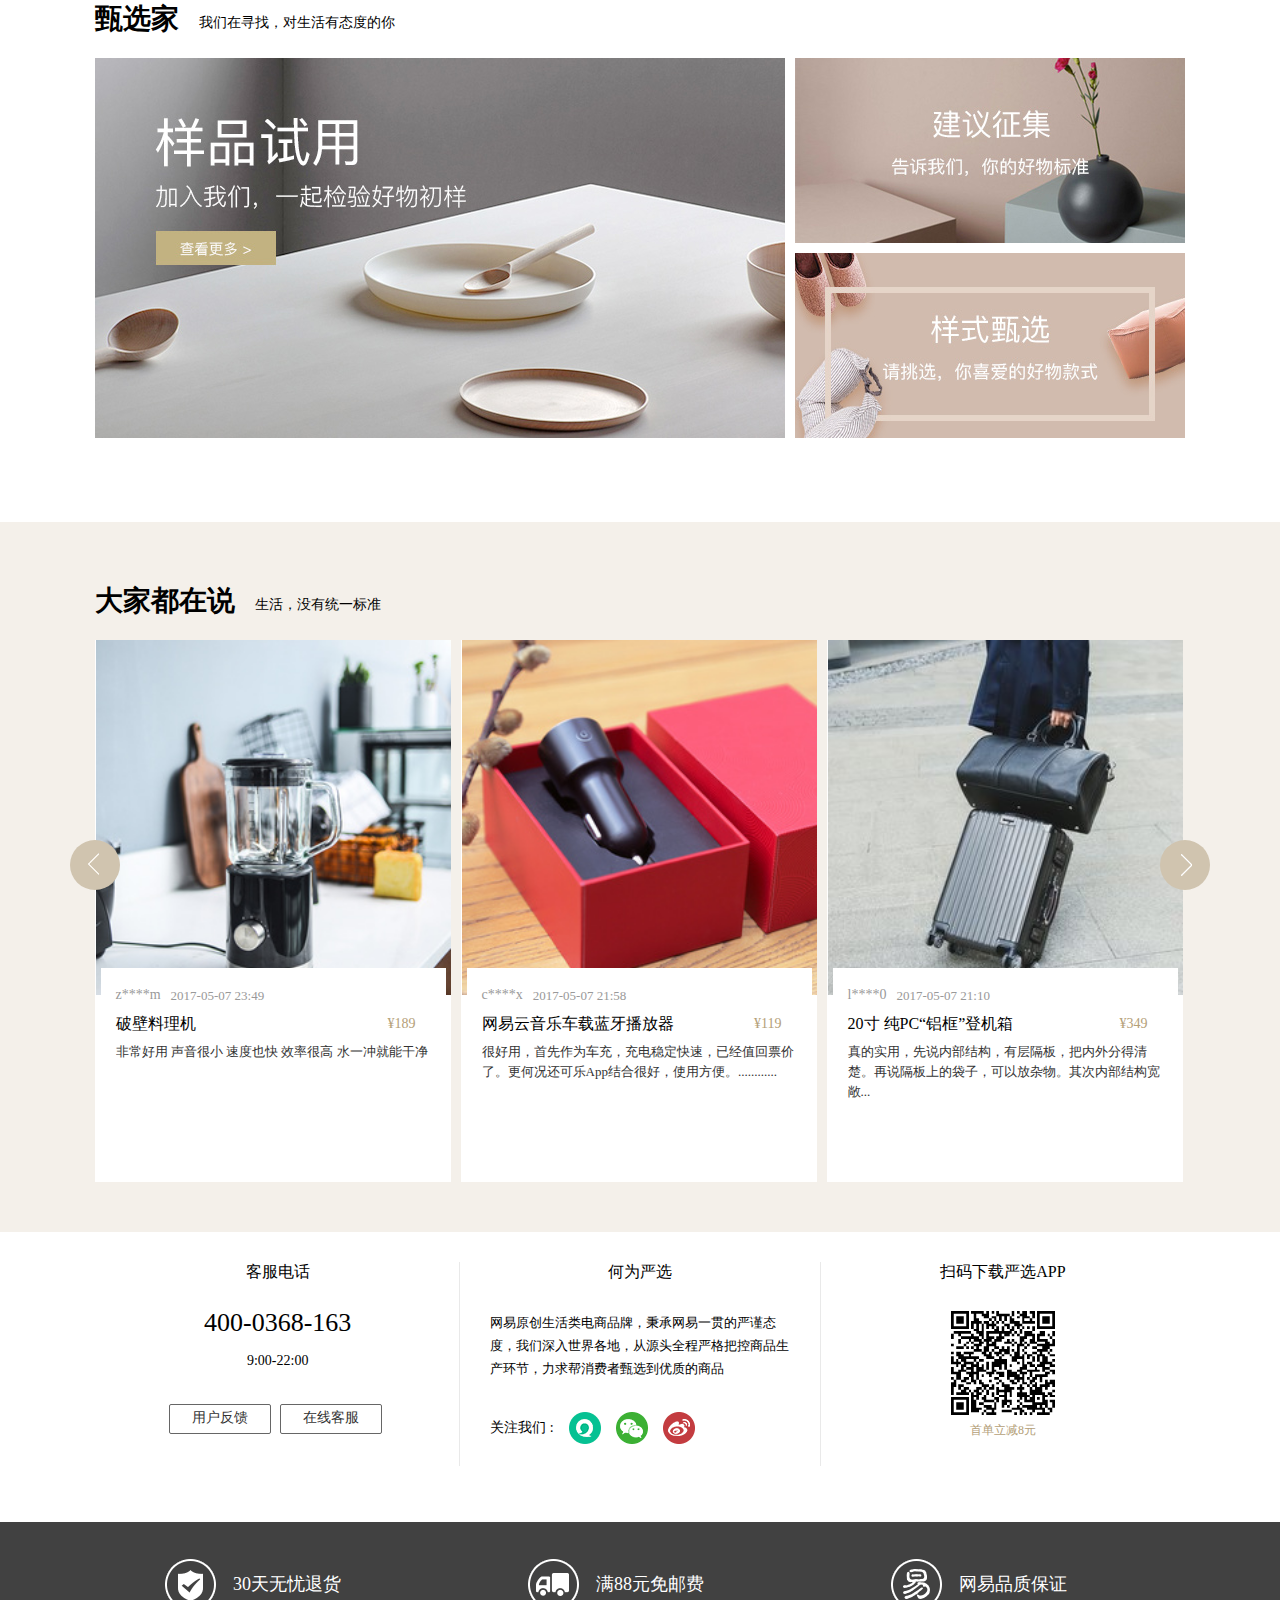
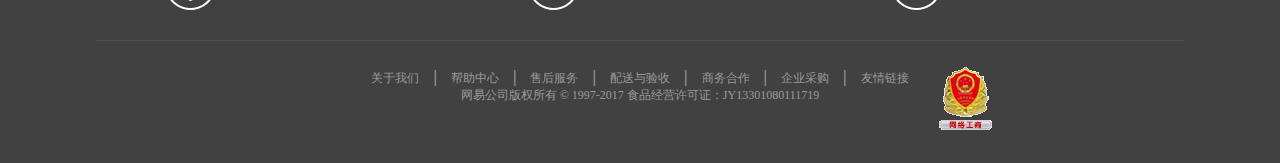
<file: 刘彩云-网易严选/lcy_index.html>
<!DOCTYPE html>
<html>
<head>
<meta charset="UTF-8"/>
<title></title>
<link href="css/lcy_index.css" rel="stylesheet"/>
<!-- <script src="move.js"></script> -->

</head>
<body>
  <div>
  	<div class="lcy_zhenjiaxuan">
  	    <div class="lcy_head clearFix">
  	    	<h3 class="fl name">甄选家</h3>
  	    	<p class="fl frontName">我们在寻找，对生活有态度的你</p>
  	    </div>
  		<div class="lcy_pic clearFix">
  		   <a class="fl" href="javascript:;">
  		       <img src="images/lcy1.jpg" alt=""/>
  		   </a>
  		   <a class="fl top" href="javascript:;">
  		       <img src="images/lcy2.jpg" alt=""/>
  		   </a>
  		   <a class="fl bottom" href="javascript:;">
  		       <img src="images/lcy3.jpg" alt=""/>
  		   </a>
  		</div>
  	</div>
  	<!--甄佳选和图片结束-->
  		
  <!--大家都在说和轮播开始-->
  
	<div class="lcy_comment clearFix">
	 	<div class="lcy_head clearFix">
	  			<h3 class="fl name">大家都在说</h3>
	  	    	<p class="fl frontName">生活，没有统一标准</p>
	  	</div>
	    <div class="lcybtn" id="roww">
	    	<span id="lcy_prev" class="prev" type="button"></span>
	  	    <span id="lcy_next" class="next" type="button"></span>
	    	<div class="row" >	  	       
		  	    <div class="roww clearFix">

		  	      <ul id="lcy_ul" class="itemList clearFix">
                    <li class="fl item">
		  			  <div class="product">
			  			<div class="hd">
			  			   <a href="javascript:;">
			  				  <img class="img" src="images/lcy8.jpg" alt=""/>
			  		       </a>
			  		     </div>  
			  			<div class="bd">
			  			  <div class="bd-top clearFix">
			  			  	<span class="fl frontname">z****m</span>
			  			  	<span class="fl date">2017-05-07 23:49</span>
			  			  </div>
			  			  <div class="bd-midden clearFix">
			  			  	<span class="fl pname">破壁料理机</span>
			  			  	<span class="fr price">¥189</span>
			  			  </div>
			  			  <div class="bd-bottom clearFix">
			  			    <p class="fl content">非常好用 声音很小 速度也快 效率很高 水一冲就能干净</p>
			  			  </div>
			  			</div>
			  		  </div>	
		  			</li>
		  			<li class="fl item">
		  			  <div class="product">
			  			<div class="hd">
			  			   <a href="javascript:;">
			  				  <img class="img" src="images/lcy4.jpg" alt=""/>
			  		       </a>
			  		     </div>  
			  			<div class="bd">
			  			  <div class="bd-top clearFix">
			  			  	<span class="fl frontname">z****m</span>
			  			  	<span class="fl date">2017-05-07 23:49</span>
			  			  </div>
			  			  <div class="bd-midden clearFix">
			  			  	<span class="fl pname">破壁料理机</span>
			  			  	<span class="fr price">¥189</span>
			  			  </div>
			  			  <div class="bd-bottom clearFix">
			  			    <p class="fl content">非常好用 声音很小 速度也快 效率很高 水一冲就能干净</p>
			  			  </div>
			  			</div>
			  		  </div>	
		  			</li>
		  			<!-- 破壁料理机 -->

		  			<li class="fl item">
		  			  <div class="product">
			  			<div class="hd">
			  			   <a href="javascript:;">
			  				  <img class="img" src="images/lcy9.jpg" alt=""/>
			  		       </a>
			  		     </div>  
			  			<div class="bd">
			  			  <div class="bd-top clearFix">
			  			  	<span class="fl frontname">c****x</span>
			  			  	<span class="fl date">2017-05-07 21:58</span>
			  			  </div>
			  			  <div class="bd-midden clearFix">
			  			  	<span class="fl pname">网易云音乐车载蓝牙播放器</span>
			  			  	<span class="fr price">¥119</span>
			  			  </div>
			  			  <div class="bd-bottom clearFix">
			  			    <p class="fl content">很好用，首先作为车充，充电稳定快速，已经值回票价了。更何况还可乐App结合很好，使用方便。............</p>
			  			  </div>
			  			</div>
			  		  </div>	
		  			</li>
		  			<li class="fl item">
		  			  <div class="product">
			  			<div class="hd">
			  			   <a href="javascript:;">
			  				  <img class="img" src="images/lcy10.jpg" alt=""/>
			  		       </a>
			  		     </div>  
			  			<div class="bd">
			  			  <div class="bd-top clearFix">
			  			  	<span class="fl frontname">l****0</span>
			  			  	<span class="fl date">2017-05-07 21:10</span>
			  			  </div>
			  			  <div class="bd-midden clearFix">
			  			  	<span class="fl pname">20寸 纯PC“铝框”登机箱</span>
			  			  	<span class="fr price">¥349</span>
			  			  </div>
			  			  <div class="bd-bottom clearFix">
			  			    <p class="fl content">真的实用，先说内部结构，有层隔板，把内外分得清楚。再说隔板上的袋子，可以放杂物。其次内部结构宽敞...</p>
			  			  </div>
			  			</div>
			  		  </div>	
		  			</li>
		  			<li class="fl item">
		  			  <div class="product">
			  			<div class="hd">
			  			   <a href="javascript:;">
			  				  <img class="img" src="images/lcy11.jpg" alt=""/>
			  		       </a>
			  		     </div>  
			  			<div class="bd">
			  			  <div class="bd-top clearFix">
			  			  	<span class="fl frontname">w****_</span>
			  			  	<span class="fl date">2017-05-07 19:53</span>
			  			  </div>
			  			  <div class="bd-midden clearFix">
			  			  	<span class="fl pname">黄秋葵脆片 100克</span>
			  			  	<span class="fr price">¥16</span>
			  			  </div>
			  			  <div class="bd-bottom clearFix">
			  			    <p class="fl content">秋葵脆已经不是第一回买了，还蛮喜欢的。听说秋葵对胃有养护的作用,一直到现在有空的时候就嚼两口，越嚼越好吃。</p>
			  			  </div>
			  			</div>
			  		  </div>	
		  			</li>
		  			<li class="fl item">
		  			  <div class="product">
			  			<div class="hd">
			  			   <a href="javascript:;">
			  				  <img class="img" src="images/lcy5.jpg" alt=""/>
			  		       </a>
			  		     </div>  
			  			<div class="bd">
			  			  <div class="bd-top clearFix">
			  			  	<span class="fl frontname">z****m</span>
			  			  	<span class="fl date">2017-05-07 23:49</span>
			  			  </div>
			  			  <div class="bd-midden clearFix">
			  			  	<span class="fl pname">破壁料理机</span>
			  			  	<span class="fr price">¥189</span>
			  			  </div>
			  			  <div class="bd-bottom clearFix">
			  			    <p class="fl content">非常好用 声音很小 速度也快 效率很高 水一冲就能干净</p>
			  			  </div>
			  			</div>
			  		  </div>	
		  			</li>
		  			<li class="fl item">
		  			  <div class="product">
			  			<div class="hd">
			  			   <a href="javascript:;">
			  				  <img class="img" src="images/lcy6.jpg" alt=""/>
			  		       </a>
			  		     </div>  
			  			<div class="bd">
			  			  <div class="bd-top clearFix">
			  			  	<span class="fl frontname">z****m</span>
			  			  	<span class="fl date">2017-05-07 23:49</span>
			  			  </div>
			  			  <div class="bd-midden clearFix">
			  			  	<span class="fl pname">破壁料理机</span>
			  			  	<span class="fr price">¥189</span>
			  			  </div>
			  			  <div class="bd-bottom clearFix">
			  			    <p class="fl content">非常好用 声音很小 速度也快 效率很高 水一冲就能干净</p>
			  			  </div>
			  			</div>
			  		  </div>	
		  			</li>
		  			<li class="fl item">
		  			  <div class="product">
			  			<div class="hd">
			  			   <a href="javascript:;">
			  				  <img class="img" src="images/lcy7.jpg" alt=""/>
			  		       </a>
			  		     </div>  
			  			<div class="bd">
			  			  <div class="bd-top clearFix">
			  			  	<span class="fl frontname">z****m</span>
			  			  	<span class="fl date">2017-05-07 23:49</span>
			  			  </div>
			  			  <div class="bd-midden clearFix">
			  			  	<span class="fl pname">破壁料理机</span>
			  			  	<span class="fr price">¥189</span>
			  			  </div>
			  			  <div class="bd-bottom clearFix">
			  			    <p class="fl content">非常好用 声音很小 速度也快 效率很高 水一冲就能干净</p>
			  			  </div>
			  			</div>
			  		  </div>	
		  			</li>
		  			<li class="fl item">
		  			  <div class="product">
			  			<div class="hd">
			  			   <a href="javascript:;">
			  				  <img class="img" src="images/lcy8.jpg" alt=""/>
			  		       </a>
			  		     </div>  
			  			<div class="bd">
			  			  <div class="bd-top clearFix">
			  			  	<span class="fl frontname">z****m</span>
			  			  	<span class="fl date">2017-05-07 23:49</span>
			  			  </div>
			  			  <div class="bd-midden clearFix">
			  			  	<span class="fl pname">破壁料理机</span>
			  			  	<span class="fr price">¥189</span>
			  			  </div>
			  			  <div class="bd-bottom clearFix">
			  			    <p class="fl content">非常好用 声音很小 速度也快 效率很高 水一冲就能干净</p>
			  			  </div>
			  			</div>
			  		  </div>	
		  			</li>
		  			<li class="fl item">
		  			  <div class="product">
			  			<div class="hd">
			  			   <a href="javascript:;">
			  				  <img class="img" src="images/lcy4.jpg" alt=""/>
			  		       </a>
			  		     </div>  
			  			<div class="bd">
			  			  <div class="bd-top clearFix">
			  			  	<span class="fl frontname">z****m</span>
			  			  	<span class="fl date">2017-05-07 23:49</span>
			  			  </div>
			  			  <div class="bd-midden clearFix">
			  			  	<span class="fl pname">破壁料理机</span>
			  			  	<span class="fr price">¥189</span>
			  			  </div>
			  			  <div class="bd-bottom clearFix">
			  			    <p class="fl content">非常好用 声音很小 速度也快 效率很高 水一冲就能干净</p>
			  			  </div>
			  			</div>
			  		  </div>	
		  			</li>

		  			<li class="fl item">
		  			  <div class="product">
			  			<div class="hd">
			  			   <a href="javascript:;">
			  				  <img class="img" src="images/lcy9.jpg" alt=""/>
			  		       </a>
			  		     </div>  
			  			<div class="bd">
			  			  <div class="bd-top clearFix">
			  			  	<span class="fl frontname">c****x</span>
			  			  	<span class="fl date">2017-05-07 21:58</span>
			  			  </div>
			  			  <div class="bd-midden clearFix">
			  			  	<span class="fl pname">网易云音乐车载蓝牙播放器</span>
			  			  	<span class="fr price">¥119</span>
			  			  </div>
			  			  <div class="bd-bottom clearFix">
			  			    <p class="fl content">很好用，首先作为车充，充电稳定快速，已经值回票价了。更何况还可以作为蓝牙发射器。</p>
			  			  </div>
			  			</div>
			  		  </div>	
		  			</li>
		  			<li class="fl item">
		  			  <div class="product">
			  			<div class="hd">
			  			   <a href="javascript:;">
			  				  <img class="img" src="images/lcy10.jpg" alt=""/>
			  		       </a>
			  		     </div>  
			  			<div class="bd">
			  			  <div class="bd-top clearFix">
			  			  	<span class="fl frontname">l****0</span>
			  			  	<span class="fl date">2017-05-07 21:10</span>
			  			  </div>
			  			  <div class="bd-midden clearFix">
			  			  	<span class="fl pname">20寸 纯PC“铝框”（非全铝）登机箱</span>
			  			  	<span class="fr price">¥349</span>
			  			  </div>
			  			  <div class="bd-bottom clearFix">
			  			    <p class="fl content">真的实用，先说内部结构，有层隔板，把内外分得清楚。再说隔板上的袋子，可以放杂物。其次内部结构宽敞，放一周夏天衣服没问题。
                         </p>
			  			  </div>
			  			</div>
			  		  </div>	
		  			</li>
		  			
		  		</ul>	
             </div>
		    </div>  
		</div>   	
 	</div>
 	<!-- 大家说和轮播图结束 -->
 	<!-- 底部开始 -->
 	<div class="lcy_footer">
 		<div class="one clearFix">	
 		<!-- 客服电话开始-->
 			<div class="fl item itemLeft">
 				<h4 class="pho">客服电话</h4>
 				<p class="phone">400-0368-163</p>
 				<p class="time">9:00-22:00</p>
                <a class="button" href="javascript:;">用户反馈</a>
                <a class="button" href="javascript:;">在线客服</a>
 			</div>
 			<!-- 何为严选开始 -->
 			<div class="fl item desccc">
 				<h4 class="pho hd">何为严选</h4>
 				<p class="desc">
                 网易原创生活类电商品牌，秉承网易一贯的严谨态度，我们深入世界各地，从源头全程严格把控商品生产环节，力求帮消费者甄选到优质的商品</p>
                 <div class="clearFix">
                    <span class="guanzhu fl">关注我们&nbsp;:</span>
                 	<div class="fl yanxuan">
	                 	<i class="yanxuani"></i>
	                 	<div class="erweimadown">
	                 	   <div class="arrow"></div>
	                 	   <img class="erweima" src="images/lcy8.png" alt=""/>
	                 	</div>   
                    </div>
                    <!-- 关注我们的第一个图标 -->
                 	<div class="fl yanxuan">
	                 	<i class="weixini"></i>
	                 	<div class="erweimadown">
	                 	   <div class="arrow"></div>
	                 	   <img class="erweima" src="images/lcy8.png" alt=""/>
	                 	</div>   
                    </div>
                    <!-- 关注我们的第二个图标 -->
                 	<a href="http://weibo.com/p/1006065627773110/home?from=page_100606&mod=TAB#place"><i class="xinlang fl" ></i></a>
                    <!-- 第三个图标 -->
                 </div>
 			</div>
 			<div class="fl item">
 				<h4 class="pho hd">扫码下载严选APP</h4>
 				<img class="code" src="images/lcy10.png" alt=""/>
 				<p class="tip">首单立减8元</p>
 			</div>
 			<!-- 第三块 -->
 		</div>
 	</div>
 	<!-- 底部黑色部分开始 -->
 	<div class="lcy_footerT">
 		<div class="row">
	 		<ul class=" roww clearFix">
	 			<li class="item fl clearFix">
	 				<i class="fl icon"></i>
	 				<p class="fl">30天无忧退货</p>
	 			</li>
	 			<li class="item fl clearFix">
	 				<i class="fl iconM"></i>
	 				<p class="fl">满88元免邮费</p>
	 			</li>
	 			<li class="item fl clearFix">
	 				<i class="fl iconR"></i>
	 				<p class="fl">网易品质保证</p>
	 			</li>
	 		</ul>
	 	</div>	
	 	<hr>
	 	<div class="info">
	 		<div class="nav">
	 			<a href="javascript:;">关于我们</a>
	 			<b class="split">|</b>
	 			<a href="javascript:;">帮助中心</a>
	 			<b class="split">|</b>
	 			<a href="javascript:;">售后服务</a>
	 			<b class="split">|</b>
	 			<a href="javascript:;">配送与验收</a>
	 			<b class="split">|</b>
	 			<a href="javascript:;">商务合作</a>
	 			<b class="split">|</b>
	 			<a href="javascript:;">企业采购</a>
	 			<b class="split">|</b>
	 	  		<a href="javascript:;">友情链接</a>
 		    </div>
 		    <p class="navP">
              网易公司版权所有 © 1997-2017   食品经营许可证：JY13301080111719</p>
 		    <a class="business" href="javascript:;">
 		    	<img src="images/lcy11.gif" alt=""/>
 		    </a>
	 	</div>
 	</div>
  </div>  
</body>
<script type="text/javascript" src="js/lcy_itim.js">
</script>
</html>
</file>
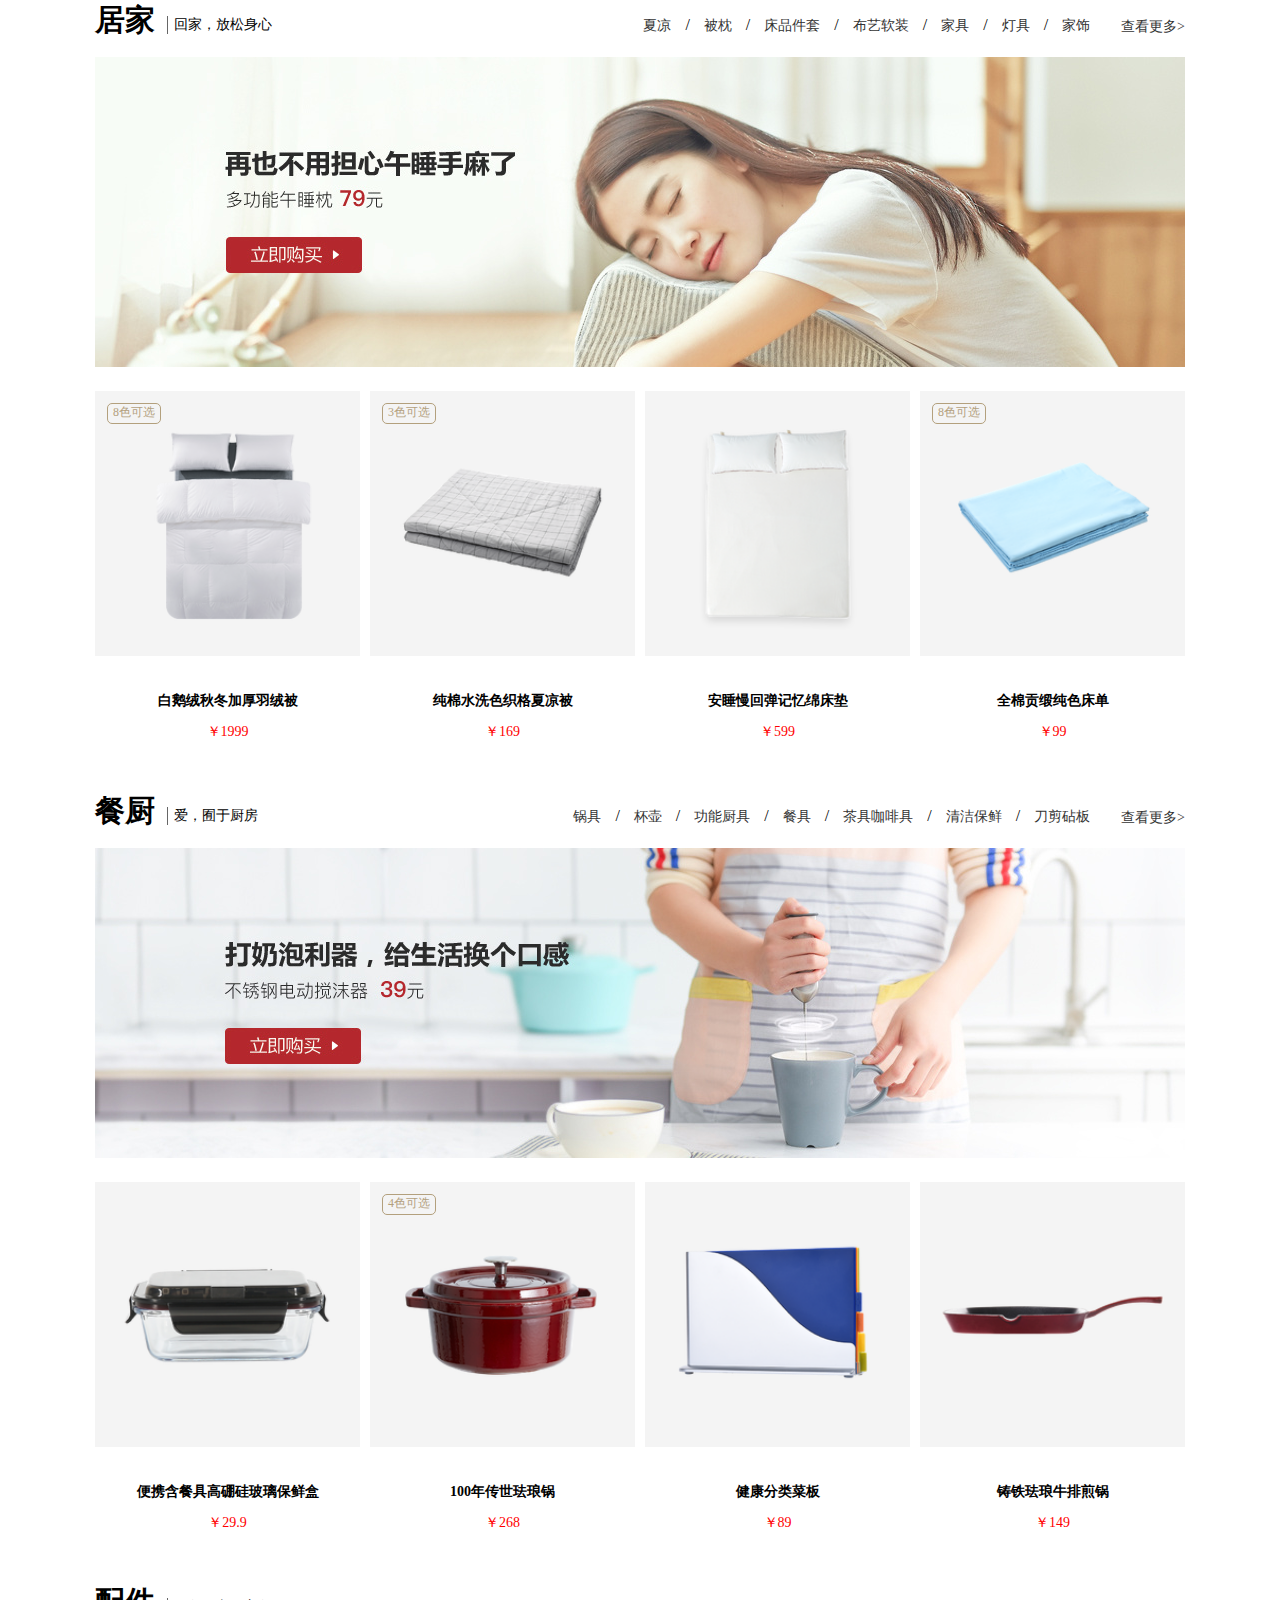
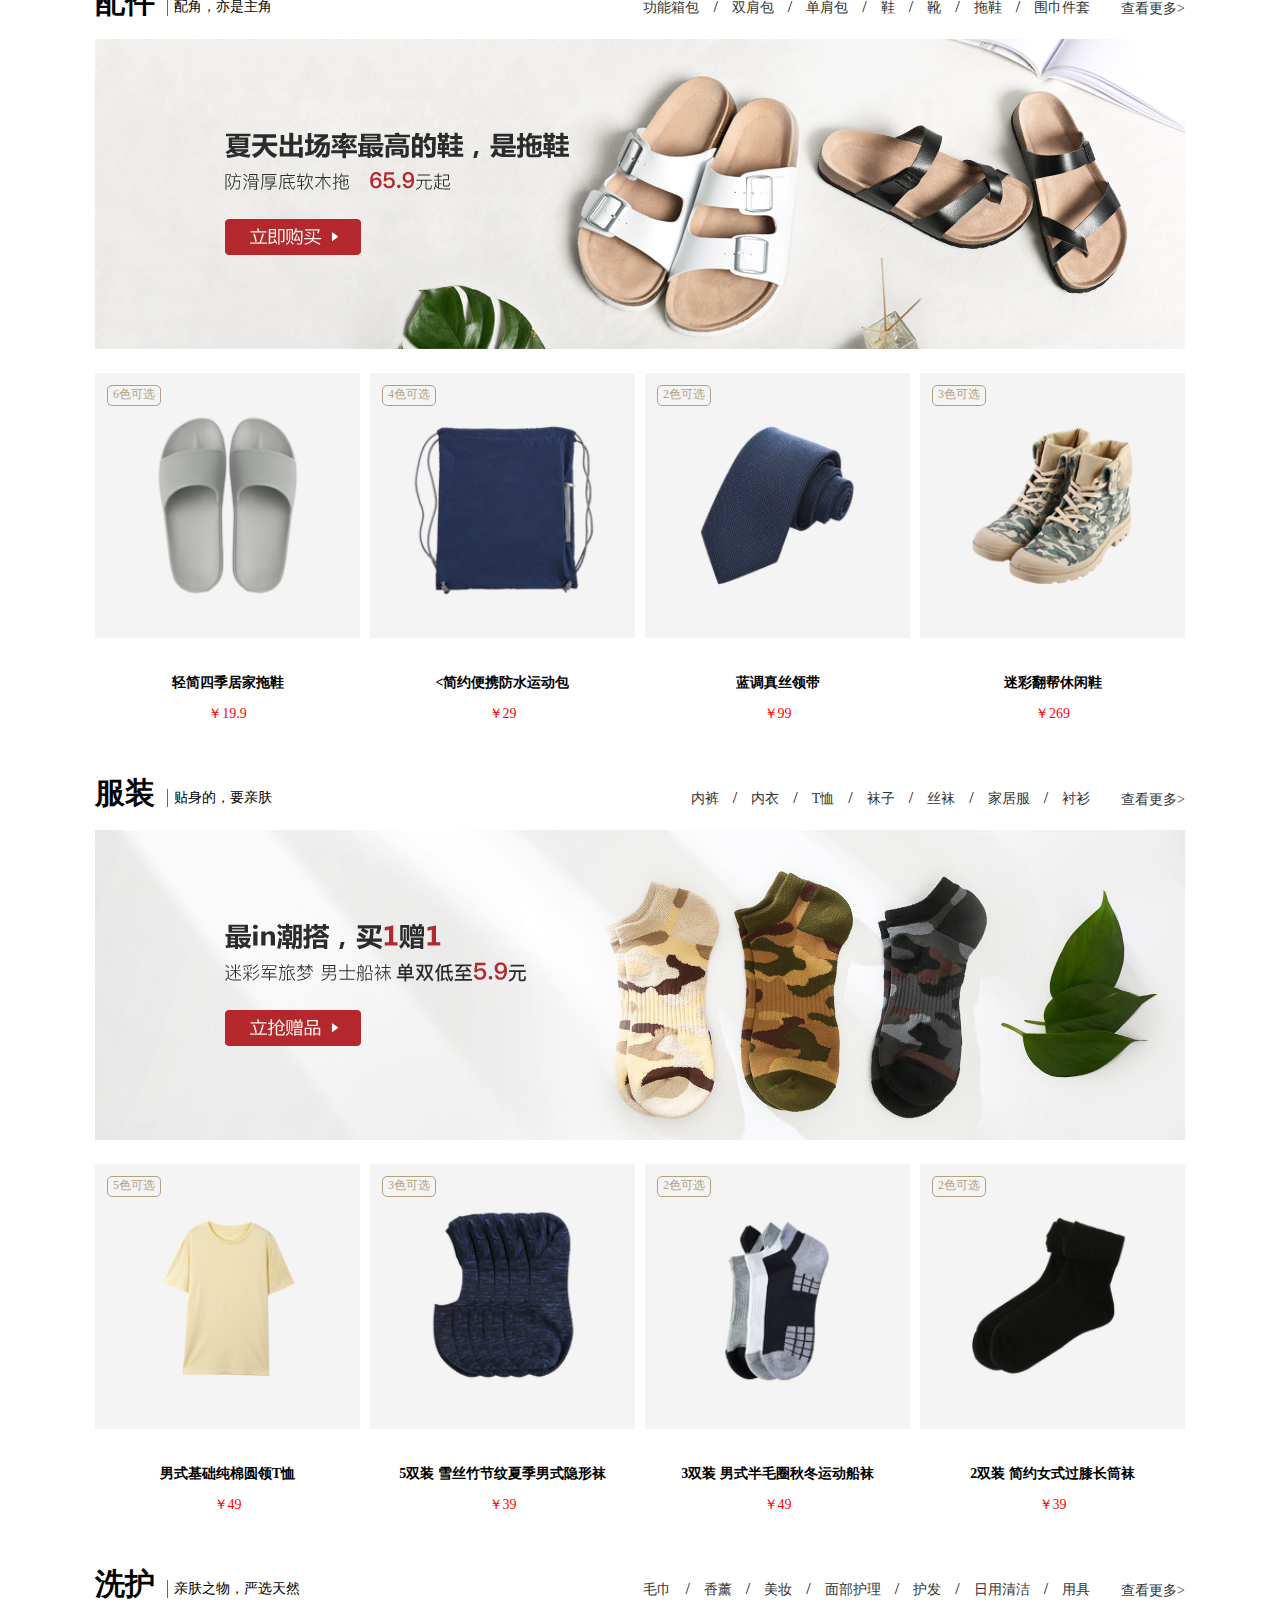
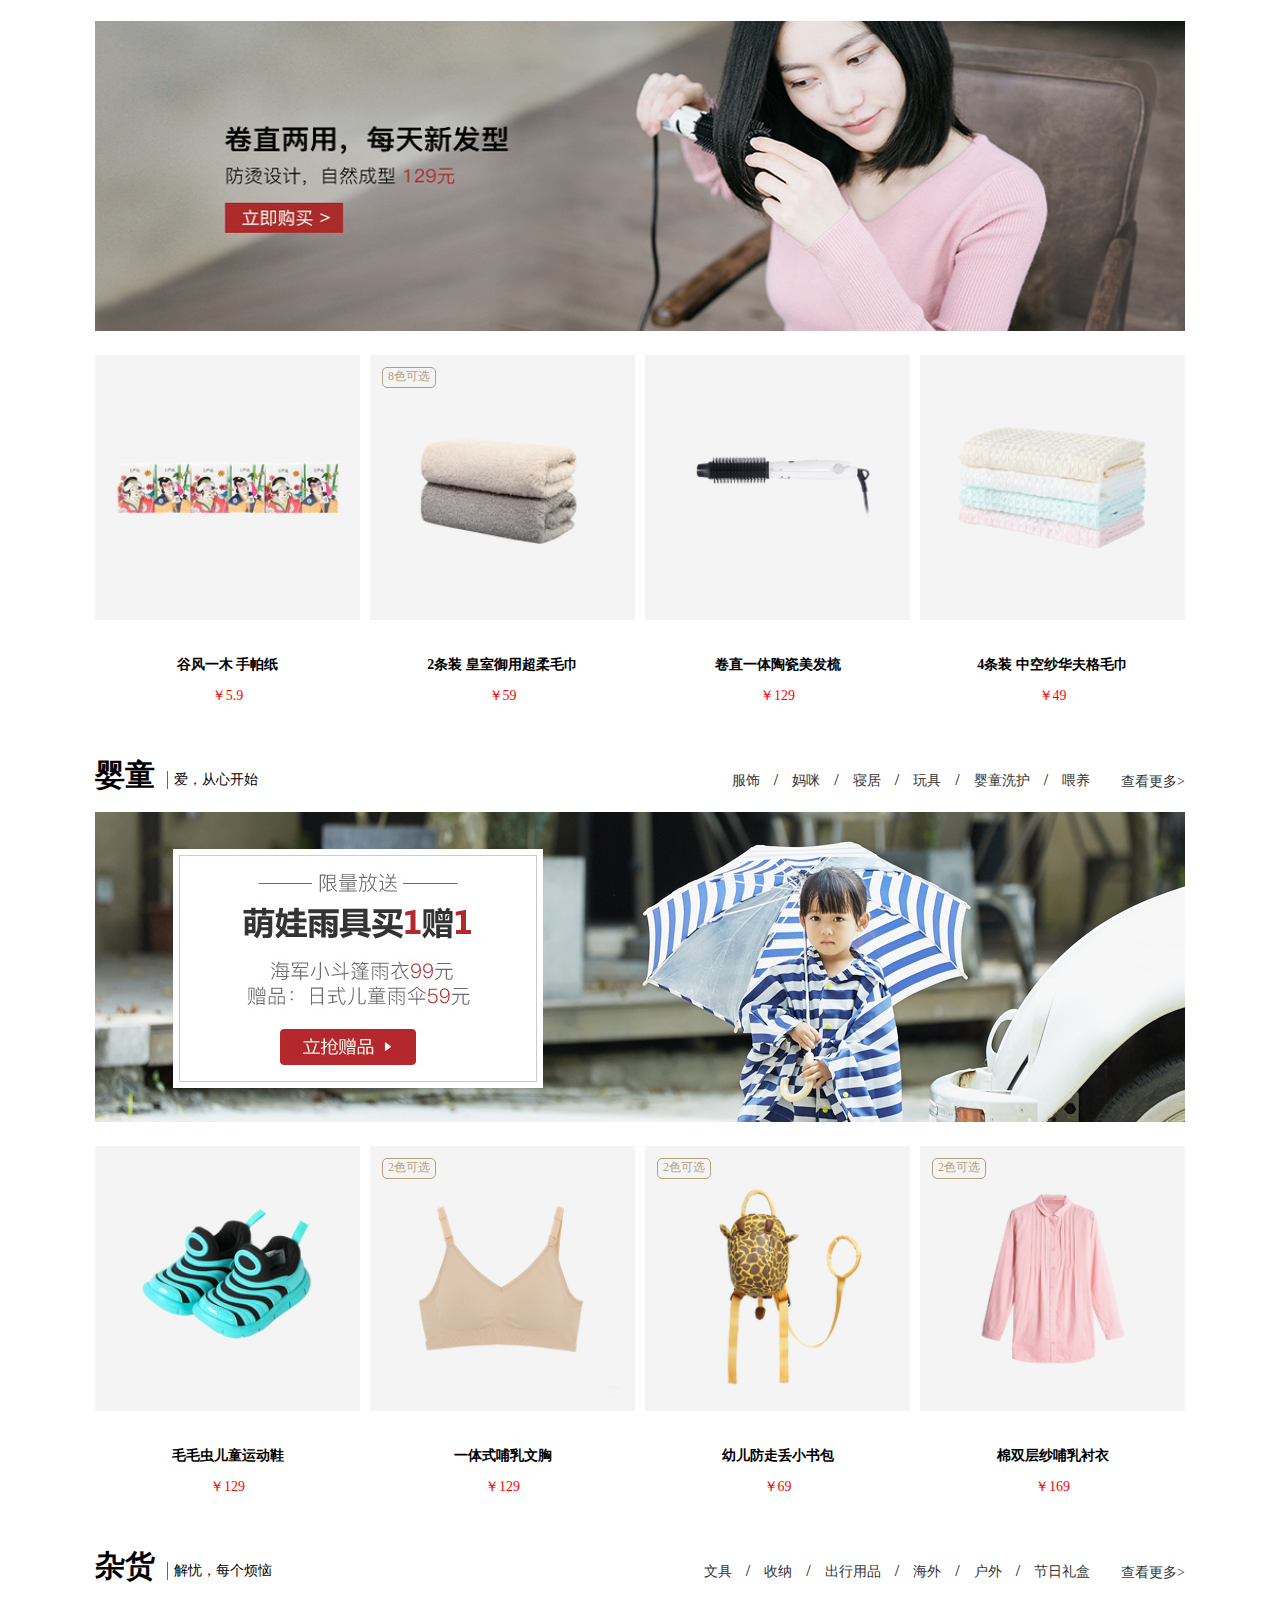
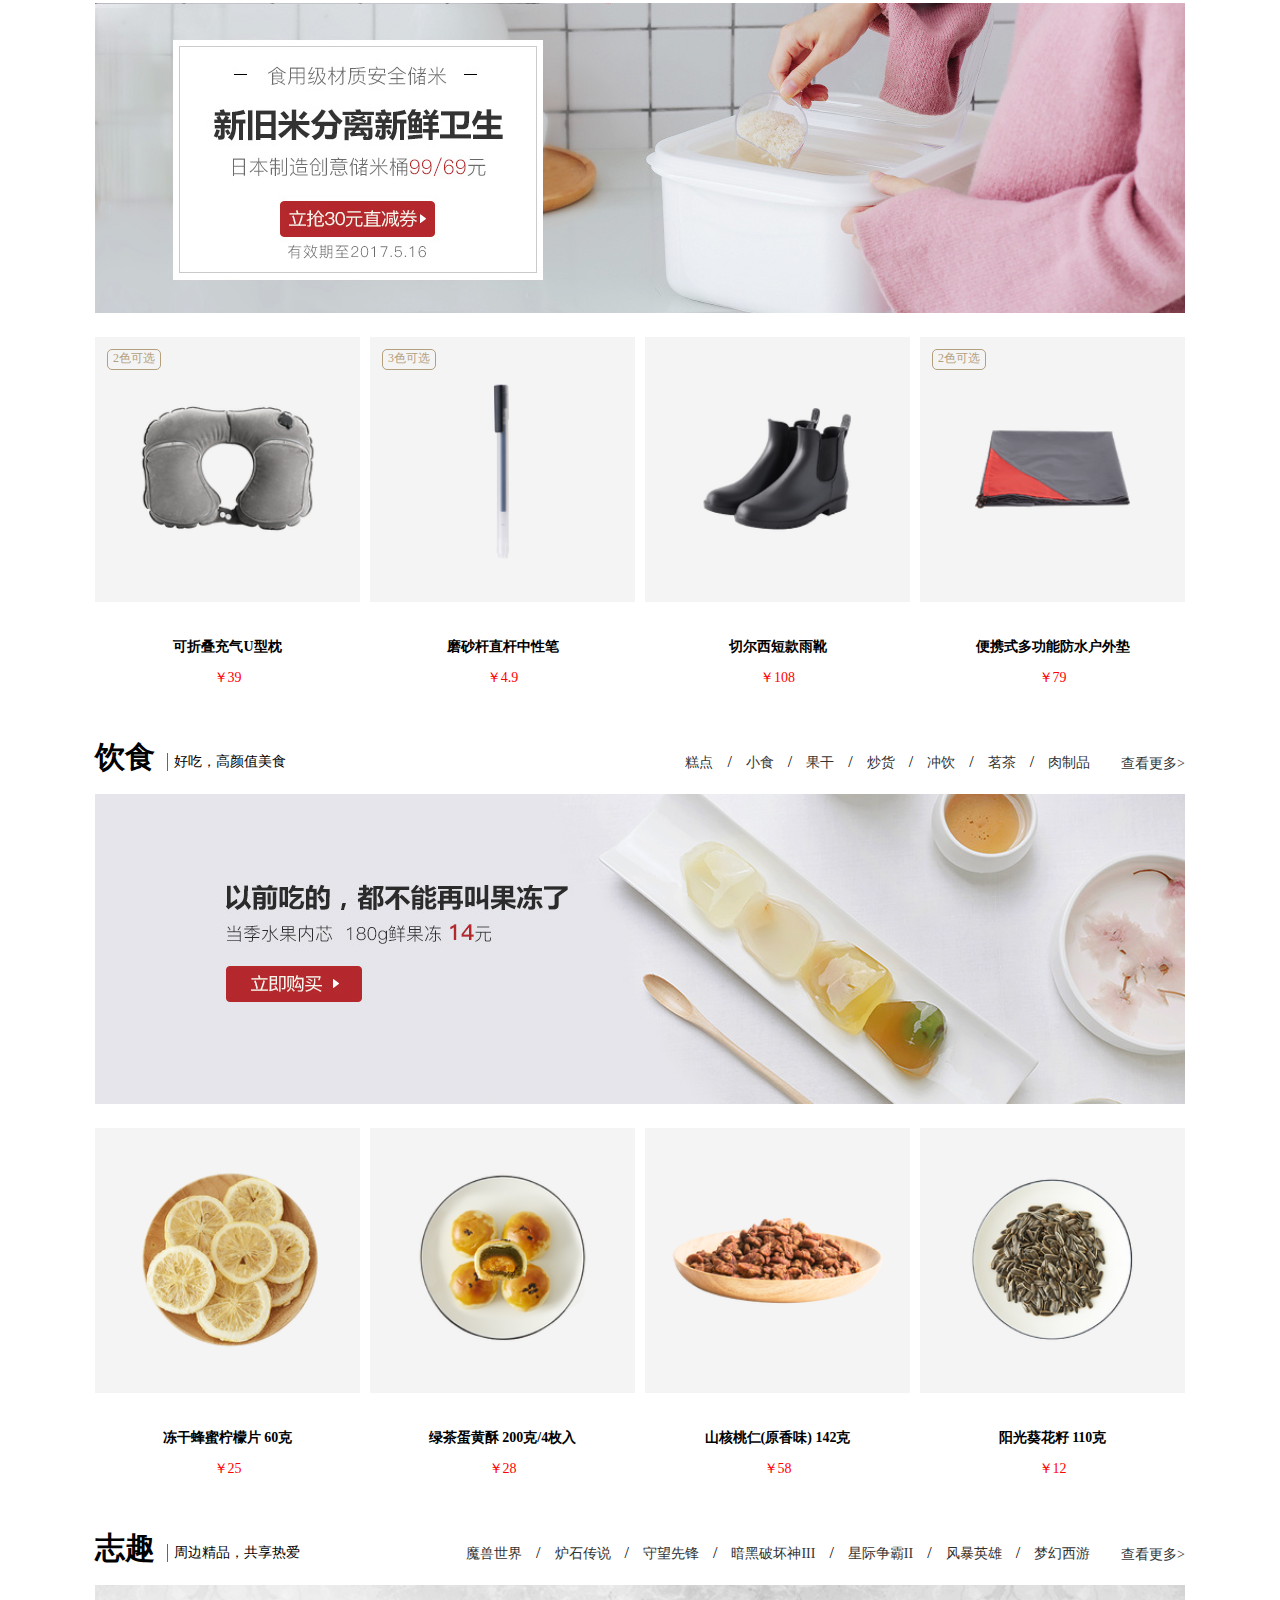
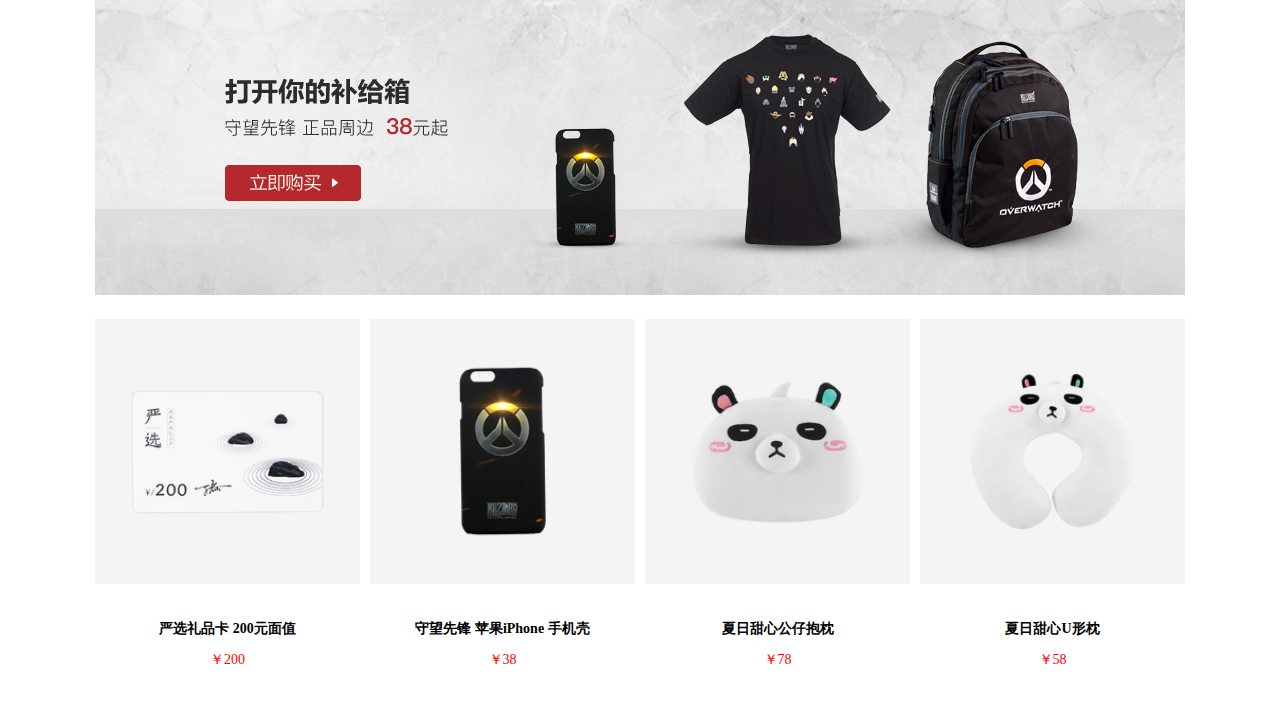
<file: 网易严选项目---何罡/网易严选.html>
<!DOCTYPE html>
<html lang="en">
<head>
	<meta charset="UTF-8">
	<title>网易严选</title>
<link href="css/index.css" rel="stylesheet" />
</head>
<body>
  <div class="hg_box clearFix">
	<div>
		<div class="hg_box1 fl">
			<h3 class="fl">居家</h3>
			<span class="fl">回家，放松身心</span>
		</div>
		<div class="hg_yb fr">
			<ul class="fl">
				<li class="fl"><a href="javascript:;">夏凉</a>/</li>
				<li class="fl"><a href="javascript:;">被枕</a>/</li>
				<li class="fl"><a href="javascript:;">床品件套</a>/</li>
				<li class="fl"><a href="javascript:;">布艺软装</a>/</li>
				<li class="fl"><a href="javascript:;">家具</a>/</li>
				<li class="fl"><a href="javascript:;">灯具</a>/</li>
				<li class="fl"><a href="javascript:;">家饰</a></li>
			</ul>
			<a class="hg_a fr" href="javascript:;">查看更多></a>
		</div>
		<div class="hg_tp">
			<a  href="javascript:;"><img src="images/hg-1.jpg" alt="" /></a>
			<ul class="clearFix">
				<li class="fl">
					<a class="hg_tp1" href="javascript:;"><img src="images/hg-2.jpg" title="白鹅绒秋冬加厚羽绒被" alt="" /></a>
					<span>8色可选</span>
					<a class="hg_name" href="javascript:;">白鹅绒秋冬加厚羽绒被</a>
					<p class="hg_price">￥1999</p>
				</li>
				<li class="fl">
					<a class="hg_tp1" href="javascript:;"><img src="images/hg-3.jpg" title="纯棉水洗色织格夏凉被" alt="" /></a>
					<span>3色可选</span>
					<a class="hg_name" href="javascript:;">纯棉水洗色织格夏凉被</a>
					<p class="hg_price">￥169</p>
				</li>
				<li class="fl">
					<a class="hg_tp1" href="javascript:;"><img src="images/hg-4.jpg" title="安睡慢回弹记忆绵床垫" alt="" /></a>
					<!-- <span></span> -->
					<a class="hg_name" href="javascript:;">安睡慢回弹记忆绵床垫</a>
					<p class="hg_price">￥599</p>
				</li>
				<li class="fl">
					<a class="hg_tp1" href="javascript:;"><img src="images/hg-5.jpg" title="全棉贡缎纯色床单" alt="" /></a>
					<span>8色可选</span>
					<a class="hg_name" href="javascript:;">全棉贡缎纯色床单</a>
					<p class="hg_price">￥99</p>
				</li>
			</ul>
		</div>
	</div>	
	<div>
		<div class="hg_box1 fl">
			<h3 class="fl">餐厨</h3>
			<span class="fl">爱，囿于厨房</span>
		</div>
		<div class="hg_yb fr">
			<ul class="fl">
				<li class="fl"><a href="javascript:;">锅具</a>/</li>
				<li class="fl"><a href="javascript:;">杯壶</a>/</li>
				<li class="fl"><a href="javascript:;">功能厨具</a>/</li>
				<li class="fl"><a href="javascript:;">餐具</a>/</li>
				<li class="fl"><a href="javascript:;">茶具咖啡具</a>/</li>
				<li class="fl"><a href="javascript:;">清洁保鲜</a>/</li>
				<li class="fl"><a href="javascript:;">刀剪砧板</a></li>
			</ul>
			<a class="hg_a fr" href="javascript:;">查看更多></a>
		</div>
		<div class="hg_tp">
			<a  href="javascript:;"><img src="images/hg-6.jpg" alt="" /></a>
			<ul class="clearFix">
				<li class="fl">
					<a class="hg_tp1" href="javascript:;"><img src="images/hg-7.jpg" title="便携含餐具高硼硅玻璃保鲜盒" alt="" /></a>
					<!-- <span>8色可选</span> -->
					<a class="hg_name" href="javascript:;">便携含餐具高硼硅玻璃保鲜盒</a>
					<p class="hg_price">￥29.9</p>
				</li>
				<li class="fl">
					<a class="hg_tp1" href="javascript:;"><img src="images/hg-8.jpg" title="100年传世珐琅锅" alt="" /></a>
					<span>4色可选</span>
					<a class="hg_name" href="javascript:;">100年传世珐琅锅</a>
					<p class="hg_price">￥268</p>
				</li>
				<li class="fl">
					<a class="hg_tp1" href="javascript:;"><img src="images/hg-9.jpg" title="健康分类菜板" alt="" /></a>
					<!-- <span></span> -->
					<a class="hg_name" href="javascript:;">健康分类菜板</a>
					<p class="hg_price">￥89</p>
				</li>
				<li class="fl">
					<a class="hg_tp1" href="javascript:;"><img src="images/hg-10.jpg" title="铸铁珐琅牛排煎锅" alt="" /></a>
					<!-- <span>8色可选</span> -->
					<a class="hg_name" href="javascript:;">铸铁珐琅牛排煎锅</a>
					<p class="hg_price">￥149</p>
				</li>
			</ul>
		</div>
	</div>	
	<div>
		<div class="hg_box1 fl">
			<h3 class="fl">配件</h3>
			<span class="fl">配角，亦是主角</span>
		</div>
		<div class="hg_yb fr">
			<ul class="fl">
				<li class="fl"><a href="javascript:;">功能箱包</a>/</li>
				<li class="fl"><a href="javascript:;">双肩包</a>/</li>
				<li class="fl"><a href="javascript:;">单肩包</a>/</li>
				<li class="fl"><a href="javascript:;">鞋</a>/</li>
				<li class="fl"><a href="javascript:;">靴</a>/</li>
				<li class="fl"><a href="javascript:;">拖鞋</a>/</li>
				<li class="fl"><a href="javascript:;">围巾件套</a></li>
			</ul>
			<a class="hg_a fr" href="javascript:;">查看更多></a>
		</div>
		<div class="hg_tp">
			<a  href="javascript:;"><img src="images/hg-11.jpg" alt="" /></a>
			<ul class="clearFix">
				<li class="fl">
					<a class="hg_tp1" href="javascript:;"><img src="images/hg-12.jpg" title="轻简四季居家拖鞋" alt="" /></a>
					<span>6色可选</span>
					<a class="hg_name" href="javascript:;">轻简四季居家拖鞋</a>
					<p class="hg_price">￥19.9</p>
				</li>
				<li class="fl">
					<a class="hg_tp1" href="javascript:;"><img src="images/hg-13.jpg" title="简约便携防水运动包" alt="" /></a>
					<span>4色可选</span>
					<a class="hg_name" href="javascript:;"><简约便携防水运动包</a>
					<p class="hg_price">￥29</p>
				</li>
				<li class="fl">
					<a class="hg_tp1" href="javascript:;"><img src="images/hg-14.jpg" title="蓝调真丝领带" alt="" /></a>
					<span>2色可选</span>
					<a class="hg_name" href="javascript:;">蓝调真丝领带</a>
					<p class="hg_price">￥99</p>
				</li>
				<li class="fl">
					<a class="hg_tp1" href="javascript:;"><img src="images/hg-15.jpg" title="迷彩翻帮休闲鞋" alt="" /></a>
					<span>3色可选</span>
					<a class="hg_name" href="javascript:;">迷彩翻帮休闲鞋</a>
					<p class="hg_price">￥269</p>
				</li>
			</ul>
		</div>
	</div>
	<div>
		<div class="hg_box1 fl">
			<h3 class="fl">服装</h3>
			<span class="fl">贴身的，要亲肤</span>
		</div>
		<div class="hg_yb fr">
			<ul class="fl">
				<li class="fl"><a href="javascript:;">内裤</a>/</li>
				<li class="fl"><a href="javascript:;">内衣</a>/</li>
				<li class="fl"><a href="javascript:;">T恤</a>/</li>
				<li class="fl"><a href="javascript:;">袜子</a>/</li>
				<li class="fl"><a href="javascript:;">丝袜</a>/</li>
				<li class="fl"><a href="javascript:;">家居服</a>/</li>
				<li class="fl"><a href="javascript:;">衬衫</a></li>
			</ul>
			<a class="hg_a fr" href="javascript:;">查看更多></a>
		</div>
		<div class="hg_tp">
			<a  href="javascript:;"><img src="images/hg-16.jpg" alt="" /></a>
			<ul class="clearFix">
				<li class="fl">
					<a class="hg_tp1" href="javascript:;"><img src="images/hg-17.jpg" title="男式基础纯棉圆领T恤" alt="" /></a>
					<span>5色可选</span>
					<a class="hg_name" href="javascript:;">男式基础纯棉圆领T恤</a>
					<p class="hg_price">￥49</p>
				</li>
				<li class="fl">
					<a class="hg_tp1" href="javascript:;"><img src="images/hg-18.jpg" title="5双装 雪丝竹节纹夏季男式隐形袜" alt="" /></a>
					<span>3色可选</span>
					<a class="hg_name" href="javascript:;">5双装 雪丝竹节纹夏季男式隐形袜</a>
					<p class="hg_price">￥39</p>
				</li>
				<li class="fl">
					<a class="hg_tp1" href="javascript:;"><img src="images/hg-19.jpg" title="3双装 男式半毛圈秋冬运动船袜" alt="" /></a>
					<span>2色可选</span>
					<a class="hg_name" href="javascript:;">3双装 男式半毛圈秋冬运动船袜</a>
					<p class="hg_price">￥49</p>
				</li>
				<li class="fl">
					<a class="hg_tp1" href="javascript:;"><img src="images/hg-20.jpg" title="2双装 简约女式过膝长筒袜" alt="" /></a>
					<span>2色可选</span>
					<a class="hg_name" href="javascript:;">2双装 简约女式过膝长筒袜</a>
					<p class="hg_price">￥39</p>
				</li>
			</ul>
		</div>
	</div>	
	<div>
		<div class="hg_box1 fl">
			<h3 class="fl">洗护</h3>
			<span class="fl">亲肤之物，严选天然</span>
		</div>
		<div class="hg_yb fr">
			<ul class="fl">
				<li class="fl"><a href="javascript:;">毛巾</a>/</li>
				<li class="fl"><a href="javascript:;">香薰</a>/</li>
				<li class="fl"><a href="javascript:;">美妆</a>/</li>
				<li class="fl"><a href="javascript:;">面部护理</a>/</li>
				<li class="fl"><a href="javascript:;">护发</a>/</li>
				<li class="fl"><a href="javascript:;">日用清洁</a>/</li>
				<li class="fl"><a href="javascript:;">用具</a></li>
			</ul>
			<a class="hg_a fr" href="javascript:;">查看更多></a>
		</div>
		<div class="hg_tp">
			<a  href="javascript:;"><img src="images/hg-21.jpg" alt="" /></a>
			<ul class="clearFix">
				<li class="fl">
					<a class="hg_tp1" href="javascript:;"><img src="images/hg-22.jpg" title="谷风一木 手帕纸" alt="" /></a>
					<!-- <span>8色可选</span> -->
					<a class="hg_name" href="javascript:;">谷风一木 手帕纸</a>
					<p class="hg_price">￥5.9</p>
				</li>
				<li class="fl">
					<a class="hg_tp1" href="javascript:;"><img src="images/hg-23.jpg" title="2条装 皇室御用超柔毛巾" alt="" /></a>
					<span>8色可选</span>
					<a class="hg_name" href="javascript:;">2条装 皇室御用超柔毛巾</a>
					<p class="hg_price">￥59</p>
				</li>
				<li class="fl">
					<a class="hg_tp1" href="javascript:;"><img src="images/hg-24.jpg" title="卷直一体陶瓷美发梳" alt="" /></a>
					<!-- <span></span> -->
					<a class="hg_name" href="javascript:;">卷直一体陶瓷美发梳</a>
					<p class="hg_price">￥129</p>
				</li>
				<li class="fl">
					<a class="hg_tp1" href="javascript:;"><img src="images/hg-25.jpg" title="4条装 中空纱华夫格毛巾" alt="" /></a>
					<!-- <span>8色可选</span> -->
					<a class="hg_name" href="javascript:;">4条装 中空纱华夫格毛巾</a>
					<p class="hg_price">￥49</p>
				</li>
			</ul>
		</div>
	</div>	
	<div>
		<div class="hg_box1 fl">
			<h3 class="fl">婴童</h3>
			<span class="fl">爱，从心开始</span>
		</div>
		<div class="hg_yb fr">
			<ul class="fl">
				<li class="fl"><a href="javascript:;">服饰</a>/</li>
				<li class="fl"><a href="javascript:;">妈咪</a>/</li>
				<li class="fl"><a href="javascript:;">寝居</a>/</li>
				<li class="fl"><a href="javascript:;">玩具</a>/</li>
				<li class="fl"><a href="javascript:;">婴童洗护</a>/</li>
				<li class="fl"><a href="javascript:;">喂养</a></li>
				<!-- <li class="fl"><a href="javascript:;"></a></li> -->
			</ul>
			<a class="hg_a fr" href="javascript:;">查看更多></a>
		</div>
		<div class="hg_tp">
			<a  href="javascript:;"><img src="images/hg-26.jpg" alt="" /></a>
			<ul class="clearFix">
				<li class="fl">
					<a class="hg_tp1" href="javascript:;"><img src="images/hg-27.jpg" title="毛毛虫儿童运动鞋" alt="" /></a>
					<!-- <span>8色可选</span> -->
					<a class="hg_name" href="javascript:;">毛毛虫儿童运动鞋</a>
					<p class="hg_price">￥129</p>
				</li>
				<li class="fl">
					<a class="hg_tp1" href="javascript:;"><img src="images/hg-28.jpg" title="一体式哺乳文胸" alt="" /></a>
					<span>2色可选</span>
					<a class="hg_name" href="javascript:;">一体式哺乳文胸</a>
					<p class="hg_price">￥129</p>
				</li>
				<li class="fl">
					<a class="hg_tp1" href="javascript:;"><img src="images/hg-29.jpg" title="幼儿防走丢小书包" alt="" /></a>
					<span>2色可选</span>
					<a class="hg_name" href="javascript:;">幼儿防走丢小书包</a>
					<p class="hg_price">￥69</p>
				</li>
				<li class="fl">
					<a class="hg_tp1" href="javascript:;"><img src="images/hg-30.jpg" title="棉双层纱哺乳衬衣" alt="" /></a>
					<span>2色可选</span>
					<a class="hg_name" href="javascript:;">棉双层纱哺乳衬衣</a>
					<p class="hg_price">￥169</p>
				</li>
			</ul>
		</div>
	</div>	
	<div>
		<div class="hg_box1 fl">
			<h3 class="fl">杂货</h3>
			<span class="fl">解忧，每个烦恼</span>
		</div>
		<div class="hg_yb fr">
			<ul class="fl">
				<li class="fl"><a href="javascript:;">文具</a>/</li>
				<li class="fl"><a href="javascript:;">收纳</a>/</li>
				<li class="fl"><a href="javascript:;">出行用品</a>/</li>
				<li class="fl"><a href="javascript:;">海外</a>/</li>
				<li class="fl"><a href="javascript:;">户外</a>/</li>
				<li class="fl"><a href="javascript:;">节日礼盒</a></li>
				<!-- <li class="fl"><a href="javascript:;"></a></li> -->
			</ul>
			<a class="hg_a fr" href="javascript:;">查看更多></a>
		</div>
		<div class="hg_tp">
			<a  href="javascript:;"><img src="images/hg-31.jpg" alt="" /></a>
			<ul class="clearFix">
				<li class="fl">
					<a class="hg_tp1" href="javascript:;"><img src="images/hg-32.jpg" title="可折叠充气U型枕" alt="" /></a>
					<span>2色可选</span>
					<a class="hg_name" href="javascript:;">可折叠充气U型枕</a>
					<p class="hg_price">￥39</p>
				</li>
				<li class="fl">
					<a class="hg_tp1" href="javascript:;"><img src="images/hg-33.jpg" title="磨砂杆直杆中性笔" alt="" /></a>
					<span>3色可选</span>
					<a class="hg_name" href="javascript:;">磨砂杆直杆中性笔</a>
					<p class="hg_price">￥4.9</p>
				</li>
				<li class="fl">
					<a class="hg_tp1" href="javascript:;"><img src="images/hg-34.jpg" title="切尔西短款雨靴" alt="" /></a>
					<!-- <span></span> -->
					<a class="hg_name" href="javascript:;">切尔西短款雨靴</a>
					<p class="hg_price">￥108</p>
				</li>
				<li class="fl">
					<a class="hg_tp1" href="javascript:;"><img src="images/hg-35.jpg" title="便携式多功能防水户外垫" alt="" /></a>
					<span>2色可选</span>
					<a class="hg_name" href="javascript:;">便携式多功能防水户外垫</a>
					<p class="hg_price">￥79</p>
				</li>
			</ul>
		</div>
	</div>	
	<div>
		<div class="hg_box1 fl">
			<h3 class="fl">饮食</h3>
			<span class="fl">好吃，高颜值美食</span>
		</div>
		<div class="hg_yb fr">
			<ul class="fl">
				<li class="fl"><a href="javascript:;">糕点</a>/</li>
				<li class="fl"><a href="javascript:;">小食</a>/</li>
				<li class="fl"><a href="javascript:;">果干</a>/</li>
				<li class="fl"><a href="javascript:;">炒货</a>/</li>
				<li class="fl"><a href="javascript:;">冲饮</a>/</li>
				<li class="fl"><a href="javascript:;">茗茶</a>/</li>
				<li class="fl"><a href="javascript:;">肉制品</a></li>
			</ul>
			<a class="hg_a fr" href="javascript:;">查看更多></a>
		</div>
		<div class="hg_tp">
			<a  href="javascript:;"><img src="images/hg-36.jpg" alt="" /></a>
			<ul class="clearFix">
				<li class="fl">
					<a class="hg_tp1" href="javascript:;"><img src="images/hg-37.jpg" title="冻干蜂蜜柠檬片 60克" alt="" /></a>
					<!-- <span>8色可选</span> -->
					<a class="hg_name" href="javascript:;">冻干蜂蜜柠檬片 60克</a>
					<p class="hg_price">￥25</p>
				</li>
				<li class="fl">
					<a class="hg_tp1" href="javascript:;"><img src="images/hg-38.jpg" title="绿茶蛋黄酥 200克/4枚入" alt="" /></a>
					<!-- <span>3色可选</span> -->
					<a class="hg_name" href="javascript:;">绿茶蛋黄酥 200克/4枚入</a>
					<p class="hg_price">￥28</p>
				</li>
				<li class="fl">
					<a class="hg_tp1" href="javascript:;"><img src="images/hg-39.jpg" title="山核桃仁(原香味) 142克" alt="" /></a>
					<!-- <span></span> -->
					<a class="hg_name" href="javascript:;">山核桃仁(原香味) 142克</a>
					<p class="hg_price">￥58</p>
				</li>
				<li class="fl">
					<a class="hg_tp1" href="javascript:;"><img src="images/hg-40.jpg" title="阳光葵花籽 110克" alt="" /></a>
					<!-- <span>8色可选</span> -->
					<a class="hg_name" href="javascript:;">阳光葵花籽 110克</a>
					<p class="hg_price">￥12</p>
				</li>
			</ul>
		</div>
	</div>	
	<div>
		<div class="hg_box1 fl">
			<h3 class="fl">志趣</h3>
			<span class="fl">周边精品，共享热爱</span>
		</div>
		<div class="hg_yb fr">
			<ul class="fl">
				<li class="fl"><a href="javascript:;">魔兽世界</a>/</li>
				<li class="fl"><a href="javascript:;">炉石传说</a>/</li>
				<li class="fl"><a href="javascript:;">守望先锋</a>/</li>
				<li class="fl"><a href="javascript:;">暗黑破坏神III</a>/</li>
				<li class="fl"><a href="javascript:;">星际争霸II</a>/</li>
				<li class="fl"><a href="javascript:;">风暴英雄</a>/</li>
				<li class="fl"><a href="javascript:;">梦幻西游</a></li>
			</ul>
			<a class="hg_a fr" href="javascript:;">查看更多></a>
		</div>
		<div class="hg_tp">
			<a  href="javascript:;"><img src="images/hg-41.jpg" alt="" /></a>
			<ul class="clearFix">
				<li class="fl">
					<a class="hg_tp1" href="javascript:;"><img src="images/hg-42.jpg" title="严选礼品卡 200元面值" alt="" /></a>
					<!-- <span>8色可选</span> -->
					<a class="hg_name" href="javascript:;">严选礼品卡 200元面值</a>
					<p class="hg_price">￥200</p>
				</li>
				<li class="fl">
					<a class="hg_tp1" href="javascript:;"><img src="images/hg-43.jpg" title="守望先锋 苹果iPhone 手机壳" alt="" /></a>
					<!-- <span>3色可选</span> -->
					<a class="hg_name" href="javascript:;">守望先锋 苹果iPhone 手机壳</a>
					<p class="hg_price">￥38</p>
				</li>
				<li class="fl">
					<a class="hg_tp1" href="javascript:;"><img src="images/hg-44.jpg" title="夏日甜心公仔抱枕" alt="" /></a>
					<!-- <span></span> -->
					<a class="hg_name" href="javascript:;">夏日甜心公仔抱枕</a>
					<p class="hg_price">￥78</p>
				</li>
				<li class="fl">
					<a class="hg_tp1" href="javascript:;"><img src="images/hg-45.jpg" title="夏日甜心U形枕" alt="" /></a>
					<!-- <span>8色可选</span> -->
					<a class="hg_name" href="javascript:;">夏日甜心U形枕</a>
					<p class="hg_price">￥58</p>
				</li>
			</ul>
		</div>
	</div>		
  </div>
</body>
</html>
</file>
<file: css/lky_css.css>
a,p{
	font-size: 14px;
	color: #333;
}
img{
	vertical-align: bottom;
}
/*top*/
.lky_head_top_banner{
	width:100%;
	background: #333;
}
.lky_head_top{
	height:36px;
	width:1090px;
	margin:0 auto;
}
.lky_head_top .fr a:hover{
	color: #fff;
}
.lky_head_top p,.lky_head_top a{
	color: #ccc;
	line-height:36px; 
	font-size: 12px;
}
.lky_head_top a{
	padding:0 10px;
}
.lky_head_top b{
	background: #ccc;
	display: block;
	width:1px;
	height:12px;
	float: left;
	margin-top:11px;
}
.lky_head_top_customerservice{
	padding-right:10px;
}
.lky_head_top_customerservice>span{
	position: absolute;
	right:5px;
	top:14px;
	width:10px;
	height:5px;
	background: url(../images/lky_uparrow.png);
}
.lky_head_top_customerservice ul{
	top:36px;
	padding:0 10px;
	box-shadow: 0 0 3px 0 #ccc;
	background: #fff;
	display: none;
	z-index: 1;
}
.lky_head_top_customerservice ul li:last-child{
	border:none;
}
.lky_head_top_customerservice li.re div.ab{
	width:105px;
	top:0;
	left:66px;
	box-shadow: 0 0 3px 0 #ccc;
	padding:10px 0;
	background: #fff;
}
.lky_head_top_customerservice strong{
	width:9px;
	height:9px;
	position: absolute;
	overflow: hidden;
	top:13px;
	right:-12px;
}
.lky_head_top_customerservice strong b{
	width:10px;
	height:10px;
	position: absolute;
	background: #999;
	top:-11px;
	left:-7px;
	transform: rotate(45deg);
}
.lky_head_top_customerservice li.re div.ab p{
	line-height: 20px;
}
.lky_head_top_customerservice li.re div.ab>p:first-child{
	color: #999;
}
.lky_head_top_customerservice li.re div.ab>p:last-child{
	font-size:10px;
	color: #ccc;
}
.lky_head_top_customerservice li{
	width:56px;
	text-align: center;
	border-bottom: 1px solid #ddd;
}
.lky_head_top_customerservice li a{
	color: #999;
	padding:0;
}
.lky_head_top_customerservice i{
	position: absolute;
	background: #fff;
	width:8px;
	height:8px;
	transform: rotate(45deg);
	top:-4px;
	left:24px;
}
.lky_head_top_download{
	padding-left:6px;
	background: url(../images/lky_iphonelogo.png) no-repeat 5px
}
/*head二维码*/
.lky_head_top_download div{
	background: #fff;
	padding:5px;
	top:33px;
	right:0;
	box-shadow:0 0 3px 0 #ccc;
	display: none;
	z-index: 1;
}
.lky_head_top_download i{
	position: absolute;
	background: #fff;
	width:10px;
	height:10px;
	transform: rotate(45deg);
	top:-4px;
	left:88px;
}
.lky_head_top_download p{
	text-align: center;
	line-height: 16px;
	color: #b4a078
}

/*严选logo*/
.lky_head_logotop_banner{
}
.lky_head_logotop_wrap{
	width:1090px;
	margin:0 auto;
	height:204px;
}
.lky_head_logo{
	left:50%;
	top:20%;
	margin:0 0 0 -90px;
	width:180px;
	height:60px;
	background: url(../images/lky_select.png)
}
.lky_head_logotop_search{
	float: right;
	margin: 65px 30px 0 0;
}
.lky_head_logotop_search input{
	float: left;
	border:none;
	border-bottom:1px solid #D8CEBC;
	line-height:20px;
	font-size:12px;
	padding-left:10px;
	width:252px;
}
.lky_head_logotop_search_enlarger{
	float: left;
	width:23px;
	height:23px;
	margin-right:20px;
	background: url(../images/lky_enlarger.png) no-repeat center;
}
.lky_head_logotop_search_shoppingcar{
	float: left;
	width:23px;
	height:23px;
	background: url(../images/lky_shoppingcar.png);
}
.lky_head_logotop_search_shoppingcar>span{
	position: absolute;
	height:15px;
	width:15px;
	border-radius: 50%;
	background: #d4282d;
	color: #fff;
	line-height: 15px;
	text-align: center;
	font-size: 12px;
	top:-5px;
	right:-5px;
}
.lky_head_logo_nav{	
	width:1090px;
	margin:70px 0 0 20px;
}
.lky_head_logo_nav>i{
	float: left;
	height:20px;
	width:1px;
	background: #ccc;
}
.lky_head_logo_nav a{
	color: #000;
	font-weight: bold;
	padding-bottom:3px;
	border-bottom:3px solid #fff;
}
.lky_head_logo_nav .lky_on{
	color:#b4a078;
	border-bottom:3px solid #b4a078;
}
.lky_head_logo_nav li{
	float: left;
	width:88px;
	text-align: center;
}
.lky_head_logo_nav_poswrap{
	left:-20px;
	top:46px;
	position: absolute;
	width: 1010px;
	padding:33px 0 0 80px;
	background:#fff;
	display: none;
	z-index: 3;
	cursor:pointer;
	border:1px solid #ccc;
	border-top:none;
}
.lky_head_logo_nav_poswrap div:hover p{
	color: #b4a078;
}
.lky_head_logo_nav_poswrap div{
	float: left;
	width:87px;
	margin:0 57px 30px 0;
}
.lky_head_logo_nav_poswrap p{
	font-size:14px;
	line-height: 26px;
	font-weight: bold;
}
/*吸顶条*/
.lky_xdt{
	position: fixed;
	width: 100%;
	height:60px;
	background:#fff;
	top:-60px;
	z-index: 10000000000;
	transition:.3s ease all;
	box-shadow: 0 0 5px 2px #ccc;
	/*display: none;*//*吸顶条吸顶条吸顶条吸顶条吸顶条吸顶条吸顶条吸顶条吸顶条吸顶条吸顶条*/
}
#lky_nav_fixed{
	width:1090px;
	margin:0 auto;
	position: relative;
	height:60px;
	line-height: 60px;
}
#lky_nav_fixed .lky_head_logo_nav_poswrap{
	left:0;
	top:60px;
}
#lky_nav_fixed li:first-child{
	margin-left:140px;
}
#lky_nav_fixed li{
	width:70px;
}
#lky_nav_fixed .lky_nav_fixed_land,#lky_nav_fixed .lky_nav_fixed_register{
	float: right;
	width:50px;
}
#lky_nav_fixed .lky_nav_fixed_shoppingcar{
	float: right;
	margin:23px 0 0 10px;
}
.lky_nav_fixed_land a,.lky_nav_fixed_register a{
	font-size: 12px;
	color: #666;
	font-weight:normal;
}
.lky_nav_fixed_logo{
	margin:10px 0 0 -835px;
}
.lky_nav_fixed_logo a{
	width:105px;
	height:35px;
	background: url(../images/lky_select.png) no-repeat;
	background-size:105px 35px;
	border: none;
}
/*头部轮播图*/
.lky_head_lbt{
	width:1920px;
	height:420px;
	margin:0 auto;
}
.lky_head_lbt ul{
	width:1090px;
	height:420px;
	margin:0 auto;
}
.lky_head_lbt ul>a{
	position: absolute;
	width:50px;
	height:50px;
	border-radius:50px;
}
.lky_head_lbt>a:hover{
	opacity: .7;
}
.lky_head_lbt_left{
	top:50%;
	left:-300px;
	background: url(../images/lky_lbt_left.png);
	background-size: 50px 50px;
}
.lky_head_lbt_right{
	top:50%;
	right:300px;
	background: url(../images/lky_lbt_right.png);
	background-size: 50px 50px;}
.lky_head_lbt li{
	position: absolute;
	left:-415px;
	top:0;
	display: none;
}
.lky_head_lbt li:first-child{
	display: block;
}
.lky_head_lbt_select{
	top:384px;
	left:650px;
}
.lky_head_lbt_select span{
	display: inline-block;
	width:8px;
	height:8px;
	border: 1px solid #ccc;
	margin:0 5px;
	border-radius: 50%;
	background:#FFF;
}
.lky_head_lbt_select .lky_lbt_on{
	width:17px;
	height:16px;
	border: none;
	position: relative;
	top:3px;
	left:-3px;
	background: url(../images/lky_lbt_btn.png);
}
/*1090固定尺寸*/
.lky_content{
	width:1090px;
	margin:26px auto;
}
/*品牌制造商*/
.lky_ppzzs_top{
	padding-top:0;
	margin-bottom:20px;
}
.lky_ppzzs_top>p{
	margin:10px 0 0 20px;
}
.lky_ppzzs_top>a{
	margin:10px 0 0;
}
.lky_ppzzs_top h3{
	font-size: 28px;
}
.lky_ppzzs_bd2{
	width:1100px;
}
.lky_ppzzs_bd2>a{
	overflow: hidden;
	margin-right: 9px;
}
.lky_ppzzs_bd h2,.lky_ppzzs_bd h4{
	font-size:24px;
	top:0;
	left:0;
	z-index: 2;
	color: #666;
	font-weight: normal;
}
.lky_ppzzs_bd img{
	vertical-align: bottom;
}
.lky_ppzzs_bd a:first-child h2,.lky_ppzzs_bd a:nth-child(2) h2{
	margin:48px 0 19px;
	text-align: center;
	width: 100%;
}
.lky_ppzzs_bd a:first-child h4,.lky_ppzzs_bd a:nth-child(2) h4{
	font-size:14px;
	padding-top:17px;
	top:100px;
	left:160px;
	border-top:1px solid #666;
}
.lky_ppzzs_bd a:nth-child(3) h5,.lky_ppzzs_bd a:nth-child(4) h5{
	font-size:20px;
	margin:32px 0 10px 20px;
	z-index: 2;
	color: #666;
	font-weight: normal;
}
.lky_ppzzs_bd a:nth-child(3) h4,.lky_ppzzs_bd a:nth-child(4) h4{
	font-size:14px;
	border-top:1px solid #666;
	top:70px;
	left:20px;
	padding-top: 10px;
}
.lky_ppzzs_bd a:nth-child(4){
	margin-top:10px;
}
.lky_ppzzs_bd2 img{
	transition:.5s ease all;
}
.lky_ppzzs_bd2>a:hover img{
	transform: scale(1.05,1.05);
}
/*新品首发*/
.lky_xpsf{
	padding-top:56px;
}
.lky_ppzzs_top a:hover{
	color: #b4a078;
}
.lky_xpsf_bd{
	text-align: center;
	padding-left:6px;
	height:335px;
	overflow: hidden;
}
/*新品首发轮播所有内容控宽*/
.lky_xpsf_bd_scrollboxwrap{
	width:6000px;
	position: absolute;
	left:-1090px;
	top:0;
}
.lky_xpsf_bd_scrollwrap{
	width: 1090px;
}
/*新品首发单块覆盖层*/
.lky_xpsf_bd_scrollmask{
	height:325px;
	width:265px;
	left:0;
	top:0;
	background: #f4f0ea;
	display: none;
	box-shadow:0 0 2px 1px #ccc;
}
.lky_xpsf_bd_scrollwrap div:hover .lky_xpsf_bd_scrollmask{
	display: block;
	cursor:pointer;
}
.lky_xpsf_bd_scrollwrap>div{
	margin-right:6px;
	height:319px;
}
.lky_xpsf_bd_scrollwrap span{
	position: relative;
	z-index: 3;
}
.lky_xpsf_bd_scrollwrap i{
	position: relative;
	z-index: 3;	
}
.lky_xpsf_bd_scrollwrap i+span{
	color: #999;
	font-size:12px;
}
.lky_xpsf_bd h3{
	margin-bottom: 4px
}
.lky_xpsf_bd h3 a{
	font-size: 13px;
	position: relative;
	z-index: 3;
}
.lky_xpsf_bd h3 a:hover{
	color: #b4a078;
}
.lky_xpsf_bd i{
	display: inline-block;
	height:20px;
	width:2px;
	background: #999;
	margin:3px 3px 0;
}
.price{
	color: #d4282d;
}
/*新品首发左右箭头*/
.lky_xpsf>a{
	height:50px;
	width:50px;
	border-radius: 50%;
}
.lky_xpsf_left{
	left:-65px;
	top:230px;
	background: url(../images/lky_left.png) no-repeat center #E7E2D7;
	z-index: 4;
}
.lky_xpsf_right{
	right:-65px;
	top:230px;
	background: url(../images/lky_right.png) no-repeat center #E7E2D7;
	z-index: 4;
}
/*人气推荐*/
.lky_rqtj_banner{
	width:100%;
	height: 526px;
	padding-top:50px;
	padding-bottom:20px;
	background: #f4f0ea;
	/*overflow: hidden;*/
}
.lky_rqtj{
	width:1090px;
	margin:0 auto;
}
/*人气推荐top*/
.lky_rqtj_top{
	margin:10px 0 10px 0;
}
.lky_rqtj_top h3{
	font-size: 28px;
}
.lky_rqtj_top>a{
	color: #333;
	font-size:14px;
	margin:10px 30px;
	padding-bottom: 5px;
	border-bottom:2px solid #f4f0ea;
	/*border-bottom:2px solid #b4a078;*/
}
.lky_rqtj_top>.lky_rqtj_top_on{
	color: #b4a078;
	border-bottom:2px solid #b4a078;
}
/*人气推荐body*/
.lky_rqtj_bd_big{
	width:390px;
	height:470px;
	background:#fff;
}
.lky_rqtj_bd img+p{
	margin-top:10px;
	font-weight: bold;
}
.lky_rqtj_bd_big p{
	text-align: center;
	
}
.lky_rqtj_bd_small{
	width:690px;
	height:470px;
}
.lky_rqtj_bd_small ul{
	width:700px;
}
.lky_rqtj_bd_small li{
	text-align: center;
	width:223px;
	height:230px;
	background:#fff;
	margin:0 10px 10px 0;
}
.lky_rqtj a:hover{
	color:#b4a078;
}
.lky_rqtj_bd_big img{
	transition: .5s ease all;
	cursor: pointer;
}
.lky_rqtj_bd_small li img{
	transition: .5s ease all;
	cursor: pointer;
}
.lky_rqtj_bd_big:hover img{
	transform: scale(1.05,1.05);
}
.lky_rqtj_bd_small li:hover img{
	transform: scale(1.05,1.05);
}
/*侧边栏*/
.lky_sidebar{
	position: fixed;
	right:20px;
	top:200px;
	width:60px;
	/*display: none;*//*侧边栏侧边栏侧边栏侧边栏侧边栏侧边栏侧边栏侧边栏侧边栏侧边栏*/
}
.lky_sidebar_box{
	text-align: center;
	width:58px;
	height:50px;
	padding-top:8px;
	border:1px solid #ddd;
	margin-bottom:-1px;
	background: #fff;
}
.lky_sidebar_box span{
	font-size:12px;
	color: #666;
}
.lky_sidebar_box_1{
	width:22px;
	height:25px;
	margin:0 auto;
	background: url(../images/lky_sidebar4.png);
}
.lky_sidebar_box_2{
	width:16px;
	height:26px;
	margin:0 auto;
	background: url(../images/lky_sidebar5.png);
}
.lky_sidebar_box_3{
	width:22px;
	height:22px;
	margin:0 auto;
	background: url(../images/lky_sidebar2.png);
}
.lky_sidebar_toppic a{
	float: left;
	width:60px;
	height:150px;
	background: url(../images/lky_sidebar1.jpg);
}
/*新人有礼hover*/
.lky_sidebar>div:nth-child(2):hover{
	border:1px solid #b4a078;
	position: relative;
	z-index: 1;
}
.lky_sidebar>div:nth-child(2):hover div{
	background: url(../images/lky_sidebar3.png);	
}
.lky_sidebar>div:nth-child(2):hover span{
	color: #b4a078;
}
/*下载APPhover*/
.lky_sidebar>div:nth-child(3):hover{
	border:1px solid #b4a078;
	position: relative;
	z-index: 1;
}
.lky_sidebar>div:nth-child(3):hover div{
	background: url(../images/lky_sidebar6.png);
}
.lky_sidebar>div:nth-child(3):hover b{
	display: block;
}
.lky_sidebar>div:nth-child(3):hover span{
	color: #b4a078;
}
/*在线客服hover*/
.lky_sidebar>div:nth-child(4):hover{
	border:1px solid #b4a078;
	position: relative;
	z-index: 1;
}
.lky_sidebar>div:nth-child(4):hover div{
	background: url(../images/lky_sidebar1.png);	
}
.lky_sidebar>div:nth-child(4):hover span{
	color: #b4a078;
}
/*侧边栏二维码*/
.lky_sidebar b{
	position: absolute;
	left:-90px;
	top:0;
	height:90px;
	width:80px;
	border: 1px solid #ccc;
	background: url(../images/lky_qrcode.png) no-repeat center 5px #fff;
	background-size:70px 70px;
	display: none;
}
.lky_sidebar b span{
	width:100%;
	position:absolute;
	bottom:0;
	left:0;
	font-size:12px;
	color: #b4a078;
	font-weight: normal;
}
.lky_sidebar i{
	height:8px;
	width:8px;
	top:5px;
	right:-5px;
	position: absolute;
	transform: rotate(45deg);
	background: #fff;
	border:1px solid #ccc;
	border-left:none;
	border-bottom:none;
}
/*侧边栏-返回顶部*/
.lky_sidebar_backtop{
	display: none;
	height:44px;
	width:60px;
	text-align: center;
	background: url(../images/lky_sidebar_backtop.png) no-repeat #999 center 10px;
}
.lky_sidebar_backtop:hover{
	background-color: #b4a078;
}
.lky_sidebar_backtop a{
	display: block;
	padding-top:20px;
	color: #fff;
	font-size:12px;
}
/*限时购*/
.lky_timelimit{
	width:1090px;
	margin:0 auto;
	padding-top:58px;
	margin-bottom:50px;
}
.lky_timelimit_top{
	line-height: 30px;
	margin-bottom: 18px;
}
.lky_timelimit_top a:hover{
	color: #b4a078;
}
.lky_timelimit h3{
	font-size: 28px;
}
.lky_timelimit_bd_left{
	height:377px;
	width:224px;
	background: url(../images/lky_xsg1.jpg);
	text-align: center;
}
.lky_timelimit_bd_left i{
	display: block;
	width:20px;
	height:2px;
	background: #615548;
	margin:10px auto;
}
.lky_timelimit_bd_left h2{
	font-size: 28px;
	font-weight: normal;
	margin-top:60px;
	margin-bottom:18px;
}
.lky_timelimit_bd_left p{
	font-size:18px;
	line-height: 40px;
	position: relative;
	z-index: 2;
}
#lky_countdown{
	color: #fff;
}
.lky_timelimit_bd_left span{
	height:40px;
	width:40px;
	border-radius:2px;
	background: #615548;
}
.lky_timelimit_bd_left b{
	position: absolute;
	left:42px;
	top:5px;
	font-size:20px;
	z-index: 5;
	color: #615548
}
.lky_timelimit_bd_left_mask1{
	left:43px;
	top:107px;
}
.lky_timelimit_bd_left_mask2{
	left:91px;
	top:107px;
}
.lky_timelimit_bd_left_mask3{
	left:139px;
	top:107px;
}
.lky_timelimit_bd_left h4{
	font-weight: normal;
	text-align: center;
	background: #a7936e;
	width:110px;
	line-height: 30px;
	margin:50px auto;
	color: #fff;
	border-radius:20px;
}
.lky_timelimit_bd_right{
	width:866px;
}
.lky_timelimit_bd_right li{
	float: left;
	height:187px;
	width:432px;
	border:1px solid #f0ece4;
	border-left:none;
}
.lky_timelimit_bd_right li img{
	transition: .5s ease all;
}
.lky_timelimit_bd_right li:hover img{
	transform: scale(1.05,1.05)
}
.lky_timelimit_bd_right h2{
	margin-top:10px;
}
.lky_timelimit_bd_right h2:hover a{
	color: #b4a078;
}
.lky_timelimit_bd_right h2 a{
	font-size:16px;
}
.lky_timelimit_bd_right p{
	line-height: 24px;
	color: #999;
}
.lky_timelimit_bd_right span{
	color: #999;
	font-size: 14px;	
}
.lky_timelimit_bd_right .price1{
	color: #be4141;
}
.lky_timelimit_bd_right .price2{
	color: #be4141;
	font-weight: bold;
	font-size: 24px;
}
.lky_timelimit_bd_right .price4{
	text-decoration: line-through;
}
.lky_buynow a{
	width:118px;
	height:31px;
	line-height:31px;
	text-align: center;
	background: #be4141;
	border-radius: 2px;
	margin-top:5px;
	color: #fefefe;
}
.lky_timelimit_bd_right_bar{
	display: inline-block;
	width:152px;
	height:10px;
	border-radius: 5px;
	border:1px solid #f2cecd;
	overflow: hidden;
}
.lky_timelimit_bd_right_bar i{
	display:block;
	height:10px;
	width:118px;
	background: #ffe5e5;
}


/*何罡*/
.hg_box{width:1090px;margin:0 auto;}

.hg_box1 h3{font-size:30px;margin:0 12px 16px 0;}
.hg_box1 span{font-size:14px;border-left:1px solid #666;padding-left:6px;margin-top:16px;}
.hg_yb{margin-top:16px;}
.hg_yb ul{margin-right:17px;} 
.hg_yb ul a{font-size:14px;color:#333;margin:0 14px;}
.hg_a{font-size:14px;color:#333;margin-top:2px;}
.hg_yb ul li a:hover{color:#b3a07d;}
.hg_a:hover{color:#b3a07d;}

.hg_tp{margin-bottom:50px;}
.hg_tp>a img{width:100%;height:310px;}
.hg_tp ul{width:1100px;margin-top:20px;}
.hg_tp ul li{width:265px;margin-right:10px;position:relative;text-align:center;}
.hg_tp1{width:265px;height:265px;background:#f4f4f4;display:block;margin-bottom:35px;}
.hg_tp1 img{width:265px;height:265px;transition:1s all ease;}
.hg_tp span{position:absolute;top:12px;left:12px;width:52px;height:19px;border:1px solid #b3a07d;
	        color:#b3a07d;font-size:12px;border-radius:5px;text-align:center;}
.hg_name{font-size:14px;color:black;font-weight:bold;}
.hg_price{font-size:14px;color:#d4282d;margin-top:13px;}
.hg_tp ul li:hover .hg_tp1 img{transform:scale(1.05);} 
.hg_name:hover{color:#b3a07d;}


/*刘彩云*/
.lcy_zhenjiaxuan{ 
	             margin-bottom:80px;
                }
.lcy_head{ 
	      width:1090px; 
	      margin:0 auto; 
	      margin-bottom:20px;
         }
.lcy_head .name{ 
	      font-size:28px;
	      margin-right:20px; 
	      font-weight:700;
	     } 
.lcy_head .frontName{
               font-size:14px;
               margin-top:14px;      

              }	 
.lcy_pic{
	     width:1090px;
	     margin:0 auto ;
        }             
.lcy_pic .top{
	          margin-left:10px;
               
             }  
.lcy_pic .bottom{
	            margin-left:10px;
                margin-top:6px;  
                }  
                 /* 甄佳选和图片部分*/
 /* 大家都在说*/
.lcy_comment{
            height:650px;
            background:#f4f0ea;
            padding:60px 60px 0 60px;
            margin-bottom:30px;
               }
               /*轮播部分，row为最外面的框*/
.lcy_comment .row{
                  width:1090px;
                  position:relative;
                  margin:0 auto;
                  overflow:hidden;
                 }
 .lcy_comment .roww{width:1100px;
                  position:relative;
                  margin:0 auto;
                  z-index:2;
                  /*overflow:hidden;} */
                  }               
.lcy_comment .prev{
                    width:50px;	
                    height:50px;
                    position:absolute;
                    left:-25px;
                    top:200px;
                    z-index:9;
                    opacity:1;
                    border-radius:500px;
                    /*margin-top:25px;*/
                    cursor:pointer;
                   background:url(../images/lcyicon-normal.png) no-repeat 0 -5286px #D0C4AF;
                    }
.lcy_comment .prev:hover{ background:url(../images/lcyicon-normal.png) no-repeat 0 -5286px rgb(177,158,122); }   
.lcy_comment .next:hover{ background:url(../images/lcyicon-normal.png) no-repeat 0 -5415px rgb(177,158,122); } 
.lcy_comment .lcybtn { position:relative;
                       width:1090px;
                       margin:0 auto;
                        }                  
 .lcy_comment .next{
                    width:50px;	
                    height:50px;
                    position:absolute;
                    z-index:9;
                    opacity:1;
                    right:-25px;
                    top:200px;
                    border-radius:500px;
                    background:url(../images/lcyicon-normal.png) no-repeat 0 -5415px #D0C4AF;
                    /*margin-top:25px;*/
                    cursor:pointer;
                    /*background:#D0C4AF;*/
                    }                                      
.lcy_comment .itemList{
	                  
	                  width:4392px;
	                  height:542px;
	                  /*margin-right:-10px;*/
	                  position:relative;
	                  /*overflow:hidden;*/
	                  top:0;
	                  left:-366px;
	                  z-index:3;
                      }
                      /*ul*/
.lcy_comment .item{
	               width:356px;
	               height:542px;
	               margin:0 10px 50px 0;
	               background:#fff;
                   /*border:1px solid #fff;*/
                  }  
                     /*li*/
 .lcy_comment .product{
	 	               width:355px;
	 	               height:492px;
	 	               background:#fff;
	 	               position:relative;
	 	               margin:0 auto;

                      }
  .lcy_comment .hd .img{
                          width:355px;
                          height:355px;
                          background:#fff;
                          transition: .5s ease all;
	                       cursor: pointer;
                         }  
.item:hover .img{
	             transform: scale(1.02,1.02);
                     }                    
                         /*照片*/
 .lcy_comment .bd{
                   width:315px;
                   /*height:;*/
                   margin:0 5px;
                   background:#fff;
                   position:absolute;
                   bottom:0;
                   padding:20px 15px;
                   }   
 .lcy_comment .bd .bd-top{
 	                      margin-bottom:12px;
                          
                          }                 
.lcy_comment .bd .bd-top .frontname{
                                    color:#999;
                                    font-size:14px;
                                    font-weight:400;
                                    line-height:14px;
                                    }    
.lcy_comment .bd .bd-top .date{
                                color:#999;
                                font-size:13px;
                                font-weight:400;
                                line-height:16px;
                                padding-left:10px;
                               } 
.lcy_comment .bd .bd-midden .pname{
                               /*max-width:190px;*/
                               font-size:16px;
                               line-height:16px;
                               /*padding-left:10px;*/
                               text-align:left;
                               white-space:nowrap;
                               text-overflow:ellipsis;
                               }  
.lcy_comment .bd .bd-midden .price{
									
									font-size:14px;
									line-height:16px;
									 color:#b4a078;
									text-align:center;
									margin-right:15px;
								  }

.lcy_comment .bd .bd-bottom{
	       	       			 font-size:13px;
							 line-height:16px;
							 color:#333;
							 height:80px;
							}	  
                                 
.lcy_comment .bd .bd-bottom .content{
								   line-height:20px;
								    margin-top:10px;
									 }
/*底部*/
.lcy_footer{
            background:#fff;
            /*padding-top:100px;*/
            height:220px;
           /* padding:60px;*/
           margin-bottom:40px;
           /*position:relative;*/
            }
.lcy_footer .one{
	             width:1090px;
	             margin:0 auto;
	             /*position:relative;*/
                 }
                  /*底部的第一行*/
.lcy_footer .item{
	             width:33.33333%;
	             height:204px;
	             border-left:1px solid #e9e9e9;
	             text-align:center;
                 }
.lcy_footer .itemLeft{ border-left:1px solid #fff; }                 
                 /*底部第一行分三块*/
.lcy_footer .pho{
                 font-size:16px;
                 margin-bottom:20px;
                 font-weight:400;
                 }
                   /*第一块的电话*/
.lcy_footer .phone{
                 font-size:26px;
                 margin-top:25px;

                 } 
                 /*第一块的电话号码*/
.lcy_footer .time{
                 font-size:14px;
                 margin-bottom:35px;
                 margin-top:15px;

                 } 
                 /*第一块的时间*/                                                                                
.lcy_footer .button{
	             width:100px;
	             height:28px;
                 font-size:14px;
                 background:#fff;
                 line-height:26px;
                 border:1px solid #666;
                 border-radius:2px;
                 color:#333;
                 cursor:pointer;
                 display:inline-block;
                 vertical-align:middle;
                 margin-right:5px;
                 }  
.lcy_footer .button:hover{background:#333; color:#fff;}                 
                 /*第一块的两个框框*/ 

.lcy_footer .desccc{
	              width:300px;
	      			  padding:0 30px;}	
		           
		        /*第二块*/
                                                                              
.lcy_footer .desc{
                  font-size:13px;
                  text-align:left;
                  line-height:23px;
                  margin-bottom:32px;
                  }
                  /*第二块的段落p*/
.lcy_footer .hd{ margin-bottom:28px; }
.lcy_footer .guanzhu{
					font-size:14px;
					line-height:32px;
					margin-right:15px;
					}
					/*关注我们*/
.lcy_footer .yanxuan{ 
	                 position:relative;
                     }	

.lcy_footer .yanxuan .yanxuani{
					display:block;
	                width:32px;
	                height:32px;
         			background:url(../images/lcyicon-normal.png) no-repeat 0 -6780px;
         			margin-right:15px;
					} 
					/*严选图标  第一个图标*/
.lcy_footer .yanxuan .erweimadown{
                              display:none;
                              width:123px;
                              position:absolute;
                              padding-top:5px;
                              top:37px; 
                              left:-48px;
                              margin-top:5px;
                               border: 1px solid #ddd;
                             box-shadow: 0 0 3px 0 rgba(0,0,0,.2);
                              /*z-index:66; */
                              background:#fff;
	                          }	
	                          /*二维码上的白底边框*/
.lcy_footer .yanxuan:hover .erweimadown{display:block;}

.lcy_footer .yanxuan .arrow{
	                        width:10px;
	                        height:6px;
	                        position:absolute;
	                        z-index:7;
							background:url(../images/lcyarrow.png) 0 -458px ;
							top: -6px;
    						right: 0;
   							left: 0;
   						    margin: auto;
                            }	                          
             			/*二维码上面的小箭头定位*/
.lcy_footer  .weixini{
	                display:block;
	                width:32px;
	                height:32px;
         			background:url(../images/lcyicon-normal.png) no-repeat 0 -6695px;
         			margin-right:15px;
					} 	
					/*微信图标*/
.lcy_footer .xinlang{
	                width:32px;
	                height:32px;
         			background:url(../images/lcyicon-normal.png) no-repeat 0 -6653px;
					} 
					/*新浪图标*/
.lcy_footer .code{
                 width:104px;
                 height:104px;
                 }
   						/*第三块二维码图片*/
.lcy_footer .tip{
                 color:#b4a078;
                 font-size:12px;
                 margin-top:3px;
                 }		
                 /*首单立减8元*/
         /*底部黑色部分开始*/
.lcy_footerT{
            height:204px;
            padding-top:37px;
             background-color:#414141;
             }  
.lcy_footerT .row{
                  width:1090px;
                  margin:0 auto;
                 } 
.lcy_footerT .roww{
	              margin-bottom:30px;
                   }
.lcy_footerT .item{
                  width:363px;
                  height:51px;
                  /*padding-right:30px;*/
                   line-height:51px;
                   color:#fff;
                   font-size:18px;
                  display:inline-block;
                  text-align:center;
                  /*vertical-align:middle;*/
                 } 
.lcy_footerT .icon{
	              /*display:block;*/
                  width:51px;
                  height:51px;
                  margin-left:70px;
                  margin-right:17px;
                  text-align:center;
                  line-height:51px;
                  background:url(../images/lcyicon-normal.png) no-repeat 0 -1553px;
                 }  
                 /*30天无忧退货*/
.lcy_footerT .iconM{
	              /*display:block;*/
                  width:51px;
                  height:51px;
                  margin-left:70px;
                  margin-right:17px;
                  text-align:center;
                  line-height:51px;
                  background:url(../images/lcyicon-normal.png) no-repeat 0 -1614px;
                 }
                 /*满88免邮费*/
.lcy_footerT .iconR{
	              /*display:block;*/
                  width:51px;
                  height:51px;
                  margin-left:70px;
                  margin-right:17px;
                  text-align:center;
                  line-height:51px;
                  background:url(../images/lcyicon-normal.png) no-repeat 0 -1675px;
                 }
                 /*网易品质保证*/
.lcy_footerT hr{
	            width:1090px;
	            margin:0 auto;
                display:block;
                height:1px;
                margin-bottom:27px;
                background-color:#4f4f4f;
                border:0;
                 }                                  
                 /*底部横线*/
.lcy_footerT .info{
                   width:1090px;
                   margin:0 auto;
                   text-align:center;
                   position:relative;
                   }                 
             /*底部最后2行*/
 .lcy_footerT .nav{
                   display:inline-block;
                   color:#999;
                   /*text-align:center;*/
                   /*position:relative;*/
                  }
                      /*g关于我们那一行*/
.lcy_footerT .nav a{
               color:#999;
               font-size:12px;
               text-align:center;
                 }
.lcy_footerT .split{
                     font-weight:bold;
                     margin:auto 10px;
                   }             
                   /*关于我们后面的“|”*/
 .lcy_footerT .navP{
 	               color: #999;
 	               font-size:12px;
 }                  
.lcy_footerT .info .business{
	                  position:absolute;
                      display:block;
                      width:36px;
                      height:36px;
                     right:216px;
                     top:-4px;                     
	                 }
.lcy_footerT .row .roww p{
  font-size:18px;
  color: #fff;
}
</file>
<file: 刘开源-网易严选/css/lky_css.css>
a,p{
	font-size: 14px;
	color: #333;
}
img{
	vertical-align: bottom;
}
/*top*/
.lky_head_top_banner{
	width:100%;
	background: #333;
}
.lky_head_top{
	height:36px;
	width:1090px;
	margin:0 auto;
}
.lky_head_top p,.lky_head_top a{
	color: #ccc;
	line-height:36px; 
	font-size: 12px;
}
.lky_head_top a{
	padding:0 10px;
}
.lky_head_top b{
	background: #ccc;
	display: block;
	width:1px;
	height:12px;
	float: left;
	margin-top:11px;
}
.lky_head_top_customerservice{
	padding-right:10px;
}
.lky_head_top_customerservice>span{
	position: absolute;
	right:5px;
	top:14px;
	width:10px;
	height:5px;
	background: url(../images/lky_uparrow.png);
}
.lky_head_top_customerservice ul{
	top:36px;
	padding:0 10px;
	box-shadow: 0 0 3px 0 #ccc;
	background: #fff;
	display: none;
	z-index: 1;
}
.lky_head_top_customerservice ul li:last-child{
	border:none;
}
.lky_head_top_customerservice li.re div.ab{
	width:105px;
	top:0;
	left:66px;
	box-shadow: 0 0 3px 0 #ccc;
	padding:10px 0;
	background: #fff;
}
.lky_head_top_customerservice strong{
	width:9px;
	height:9px;
	position: absolute;
	overflow: hidden;
	top:13px;
	right:-12px;
}
.lky_head_top_customerservice strong b{
	width:10px;
	height:10px;
	position: absolute;
	background: #999;
	top:-11px;
	left:-7px;
	transform: rotate(45deg);
}
.lky_head_top_customerservice li.re div.ab p{
	line-height: 20px;
}
.lky_head_top_customerservice li.re div.ab>p:first-child{
	color: #999;
}
.lky_head_top_customerservice li.re div.ab>p:last-child{
	font-size:10px;
	color: #ccc;
}
.lky_head_top_customerservice li{
	width:56px;
	text-align: center;
	border-bottom: 1px solid #ddd;
}
.lky_head_top_customerservice li a{
	color: #999;
	padding:0;
}
.lky_head_top_customerservice i{
	position: absolute;
	background: #fff;
	width:8px;
	height:8px;
	transform: rotate(45deg);
	top:-4px;
	left:24px;
}
.lky_head_top_download{
	padding-left:6px;
	background: url(../images/lky_iphonelogo.png) no-repeat 5px
}
/*head二维码*/
.lky_head_top_download div{
	background: #fff;
	padding:5px;
	top:33px;
	right:0;
	box-shadow:0 0 3px 0 #ccc;
	display: none;
	z-index: 1;
}
.lky_head_top_download i{
	position: absolute;
	background: #fff;
	width:10px;
	height:10px;
	transform: rotate(45deg);
	top:-4px;
	left:88px;
}
.lky_head_top_download p{
	text-align: center;
	line-height: 16px;
	color: #b4a078
}

/*严选logo*/
.lky_head_logotop_banner{
}
.lky_head_logotop_wrap{
	width:1090px;
	margin:0 auto;
	height:204px;
}
.lky_head_logo{
	left:50%;
	top:20%;
	margin:0 0 0 -90px;
	width:180px;
	height:60px;
	background: url(../images/lky_select.png)
}
.lky_head_logotop_search{
	float: right;
	margin: 65px 30px 0 0;
}
.lky_head_logotop_search input{
	float: left;
	border:none;
	border-bottom:1px solid #D8CEBC;
	line-height:20px;
	font-size:12px;
	padding-left:10px;
	width:252px;
}
.lky_head_logotop_search_enlarger{
	float: left;
	width:23px;
	height:23px;
	margin-right:20px;
	background: url(../images/lky_enlarger.png) no-repeat center;
}
.lky_head_logotop_search_shoppingcar{
	float: left;
	width:23px;
	height:23px;
	background: url(../images/lky_shoppingcar.png);
}
.lky_head_logotop_search_shoppingcar>span{
	position: absolute;
	height:15px;
	width:15px;
	border-radius: 50%;
	background: #d4282d;
	color: #fff;
	line-height: 15px;
	text-align: center;
	font-size: 12px;
	top:-5px;
	right:-5px;
}
.lky_head_logo_nav{	
	width:1090px;
	margin:70px 0 0 20px;
}
.lky_head_logo_nav>i{
	float: left;
	height:20px;
	width:1px;
	background: #ccc;
}
.lky_head_logo_nav a{
	color: #000;
	font-weight: bold;
	padding-bottom:3px;
	border-bottom:3px solid #fff;
}
.lky_head_logo_nav .lky_on{
	color:#b4a078;
	border-bottom:3px solid #b4a078;
}
.lky_head_logo_nav li{
	float: left;
	width:88px;
	text-align: center;
}
.lky_head_logo_nav_poswrap{
	left:-20px;
	top:46px;
	position: absolute;
	width: 1010px;
	padding:33px 0 0 80px;
	background:#fff;
	display: none;
	z-index: 1;
	cursor:pointer;
	border:1px solid #ccc;
	border-top:none;
}
.lky_head_logo_nav_poswrap div:hover p{
	color: #b4a078;
}
.lky_head_logo_nav_poswrap div{
	float: left;
	width:87px;
	margin:0 57px 30px 0;
}
.lky_head_logo_nav_poswrap p{
	font-size:14px;
	line-height: 26px;
	font-weight: bold;
}
/*吸顶条*/
.lky_xdt{
	position: fixed;
	width: 100%;
	height:60px;
	background:#fff;
	top:-60px;
	z-index: 10000000000;
	transition:.3s ease all;
	box-shadow: 0 0 5px 2px #ccc;
	/*display: none;*//*吸顶条吸顶条吸顶条吸顶条吸顶条吸顶条吸顶条吸顶条吸顶条吸顶条吸顶条*/
}
#lky_nav_fixed{
	width:1090px;
	margin:0 auto;
	position: relative;
	height:60px;
	line-height: 60px;
}
#lky_nav_fixed .lky_head_logo_nav_poswrap{
	left:0;
	top:60px;
}
#lky_nav_fixed li:first-child{
	margin-left:140px;
}
#lky_nav_fixed li{
	width:70px;
}
#lky_nav_fixed .lky_nav_fixed_land,#lky_nav_fixed .lky_nav_fixed_register{
	float: right;
	width:50px;
}
#lky_nav_fixed .lky_nav_fixed_shoppingcar{
	float: right;
	margin:23px 0 0 10px;
}
.lky_nav_fixed_land a,.lky_nav_fixed_register a{
	font-size: 12px;
	color: #666;
	font-weight:normal;
}
.lky_nav_fixed_logo{
	margin:10px 0 0 -835px;
}
.lky_nav_fixed_logo a{
	width:105px;
	height:35px;
	background: url(../images/lky_select.png) no-repeat;
	background-size:105px 35px;
	border: none;
}
/*头部轮播图*/
.lky_head_lbt{
	width:1920px;
	height:420px;
	margin:0 auto;
}
.lky_head_lbt ul{
	width:1090px;
	height:420px;
	margin:0 auto;
}
.lky_head_lbt ul>a{
	position: absolute;
	width:50px;
	height:50px;
	border-radius:50px;
}
.lky_head_lbt>a:hover{
	opacity: .7;
}
.lky_head_lbt_left{
	top:50%;
	left:-300px;
	background: url(../images/lky_lbt_left.png);
	background-size: 50px 50px;
}
.lky_head_lbt_right{
	top:50%;
	right:300px;
	background: url(../images/lky_lbt_right.png);
	background-size: 50px 50px;}
.lky_head_lbt li{
	position: absolute;
	left:-415px;
	top:0;
	display: none;
}
.lky_head_lbt li:first-child{
	display: block;
}
.lky_head_lbt_select{
	top:384px;
	left:650px;
}
.lky_head_lbt_select span{
	display: inline-block;
	width:8px;
	height:8px;
	border: 1px solid #ccc;
	margin:0 5px;
	border-radius: 50%;
	background:#FFF;
}
.lky_head_lbt_select .lky_lbt_on{
	width:17px;
	height:16px;
	border: none;
	position: relative;
	top:3px;
	left:-3px;
	background: url(../images/lky_lbt_btn.png);
}
/*1090固定尺寸*/
.lky_content{
	width:1090px;
	margin:26px auto;
}
/*品牌制造商*/
.lky_ppzzs_top{
	padding-top:0;
	margin-bottom:20px;
}
.lky_ppzzs_top>p{
	margin:10px 0 0 20px;
}
.lky_ppzzs_top>a{
	margin:10px 0 0;
}
.lky_ppzzs_top h3{
	font-size: 28px;
}
.lky_ppzzs_bd2{
	width:1100px;
}
.lky_ppzzs_bd2>a{
	overflow: hidden;
	margin-right: 9px;
}
.lky_ppzzs_bd h2,.lky_ppzzs_bd h4{
	font-size:24px;
	top:0;
	left:0;
	z-index: 2;
	color: #666;
	font-weight: normal;
}
.lky_ppzzs_bd img{
	vertical-align: bottom;
}
.lky_ppzzs_bd a:first-child h2,.lky_ppzzs_bd a:nth-child(2) h2{
	margin:48px 0 19px;
	text-align: center;
	width: 100%;
}
.lky_ppzzs_bd a:first-child h4,.lky_ppzzs_bd a:nth-child(2) h4{
	font-size:14px;
	padding-top:17px;
	top:100px;
	left:160px;
	border-top:1px solid #666;
}
.lky_ppzzs_bd a:nth-child(3) h5,.lky_ppzzs_bd a:nth-child(4) h5{
	font-size:20px;
	margin:32px 0 10px 20px;
	z-index: 2;
	color: #666;
	font-weight: normal;
}
.lky_ppzzs_bd a:nth-child(3) h4,.lky_ppzzs_bd a:nth-child(4) h4{
	font-size:14px;
	border-top:1px solid #666;
	top:70px;
	left:20px;
	padding-top: 10px;
}
.lky_ppzzs_bd a:nth-child(4){
	margin-top:10px;
}
.lky_ppzzs_bd2 img{
	transition:.5s ease all;
}
.lky_ppzzs_bd2>a:hover img{
	transform: scale(1.05,1.05);
}
/*新品首发*/
.lky_xpsf{
	padding-top:56px;
}
.lky_ppzzs_top a:hover{
	color: #b4a078;
}
.lky_xpsf_bd{
	text-align: center;
	padding-left:6px;
	height:335px;
	overflow: hidden;
}
/*新品首发轮播所有内容控宽*/
.lky_xpsf_bd_scrollboxwrap{
	width:6000px;
	position: absolute;
	left:-1090px;
	top:0;
}
.lky_xpsf_bd_scrollwrap{
	width: 1090px;
}
/*新品首发单块覆盖层*/
.lky_xpsf_bd_scrollmask{
	height:325px;
	width:265px;
	left:0;
	top:0;
	background: #f4f0ea;
	display: none;
	box-shadow:0 0 2px 1px #ccc;
}
.lky_xpsf_bd_scrollwrap div:hover .lky_xpsf_bd_scrollmask{
	display: block;
	cursor:pointer;
}
.lky_xpsf_bd_scrollwrap>div{
	margin-right:6px;
	height:319px;
}
.lky_xpsf_bd_scrollwrap span{
	position: relative;
	z-index: 3;
}
.lky_xpsf_bd_scrollwrap i{
	position: relative;
	z-index: 3;	
}
.lky_xpsf_bd_scrollwrap i+span{
	color: #999;
	font-size:12px;
}
.lky_xpsf_bd h3{
	margin-bottom: 4px
}
.lky_xpsf_bd h3 a{
	font-size: 13px;
	position: relative;
	z-index: 3;
}
.lky_xpsf_bd h3 a:hover{
	color: #b4a078;
}
.lky_xpsf_bd i{
	display: inline-block;
	height:20px;
	width:2px;
	background: #999;
	margin:3px 3px 0;
}
.price{
	color: #d4282d;
}
/*新品首发左右箭头*/
.lky_xpsf>a{
	height:50px;
	width:50px;
	border-radius: 50%;
}
.lky_xpsf_left{
	left:-65px;
	top:230px;
	background: url(../images/lky_left.png) no-repeat center #E7E2D7;
	z-index: 4;
}
.lky_xpsf_right{
	right:-65px;
	top:230px;
	background: url(../images/lky_right.png) no-repeat center #E7E2D7;
	z-index: 4;
}
/*人气推荐*/
.lky_rqtj_banner{
	width:100%;
	height: 526px;
	padding-top:50px;
	padding-bottom:20px;
	background: #f4f0ea;
	/*overflow: hidden;*/
}
.lky_rqtj{
	width:1090px;
	margin:0 auto;
}
/*人气推荐top*/
.lky_rqtj_top{
	margin:10px 0 10px 0;
}
.lky_rqtj_top h3{
	font-size: 28px;
}
.lky_rqtj_top>a{
	color: #333;
	font-size:14px;
	margin:10px 30px;
	padding-bottom: 5px;
	border-bottom:2px solid #f4f0ea;
	/*border-bottom:2px solid #b4a078;*/
}
.lky_rqtj_top>.lky_rqtj_top_on{
	color: #b4a078;
	border-bottom:2px solid #b4a078;
}
/*人气推荐body*/
.lky_rqtj_bd_big{
	width:390px;
	height:470px;
	background:#fff;
}
.lky_rqtj_bd img+p{
	margin-top:10px;
	font-weight: bold;
}
.lky_rqtj_bd_big p{
	text-align: center;
	
}
.lky_rqtj_bd_small{
	width:690px;
	height:470px;
}
.lky_rqtj_bd_small ul{
	width:700px;
}
.lky_rqtj_bd_small li{
	text-align: center;
	width:223px;
	height:230px;
	background:#fff;
	margin:0 10px 10px 0;
}
.lky_rqtj a:hover{
	color:#b4a078;
}
.lky_rqtj_bd_big img{
	transition: .5s ease all;
	cursor: pointer;
}
.lky_rqtj_bd_small li img{
	transition: .5s ease all;
	cursor: pointer;
}
.lky_rqtj_bd_big:hover img{
	transform: scale(1.05,1.05);
}
.lky_rqtj_bd_small li:hover img{
	transform: scale(1.05,1.05);
}
/*侧边栏*/
.lky_sidebar{
	position: fixed;
	right:20px;
	top:200px;
	width:60px;
	/*display: none;*//*侧边栏侧边栏侧边栏侧边栏侧边栏侧边栏侧边栏侧边栏侧边栏侧边栏*/
}
.lky_sidebar_box{
	text-align: center;
	width:58px;
	height:50px;
	padding-top:8px;
	border:1px solid #ddd;
	margin-bottom:-1px;
	background: #fff;
}
.lky_sidebar_box span{
	font-size:12px;
	color: #666;
}
.lky_sidebar_box_1{
	width:22px;
	height:25px;
	margin:0 auto;
	background: url(../images/lky_sidebar4.png);
}
.lky_sidebar_box_2{
	width:16px;
	height:26px;
	margin:0 auto;
	background: url(../images/lky_sidebar5.png);
}
.lky_sidebar_box_3{
	width:22px;
	height:22px;
	margin:0 auto;
	background: url(../images/lky_sidebar2.png);
}
.lky_sidebar_toppic a{
	float: left;
	width:60px;
	height:150px;
	background: url(../images/lky_sidebar1.jpg);
}
/*新人有礼hover*/
.lky_sidebar>div:nth-child(2):hover{
	border:1px solid #b4a078;
	position: relative;
	z-index: 1;
}
.lky_sidebar>div:nth-child(2):hover div{
	background: url(../images/lky_sidebar3.png);	
}
.lky_sidebar>div:nth-child(2):hover span{
	color: #b4a078;
}
/*下载APPhover*/
.lky_sidebar>div:nth-child(3):hover{
	border:1px solid #b4a078;
	position: relative;
	z-index: 1;
}
.lky_sidebar>div:nth-child(3):hover div{
	background: url(../images/lky_sidebar6.png);
}
.lky_sidebar>div:nth-child(3):hover b{
	display: block;
}
.lky_sidebar>div:nth-child(3):hover span{
	color: #b4a078;
}
/*在线客服hover*/
.lky_sidebar>div:nth-child(4):hover{
	border:1px solid #b4a078;
	position: relative;
	z-index: 1;
}
.lky_sidebar>div:nth-child(4):hover div{
	background: url(../images/lky_sidebar1.png);	
}
.lky_sidebar>div:nth-child(4):hover span{
	color: #b4a078;
}
/*侧边栏二维码*/
.lky_sidebar b{
	position: absolute;
	left:-90px;
	top:0;
	height:90px;
	width:80px;
	border: 1px solid #ccc;
	background: url(../images/lky_qrcode.png) no-repeat center 5px #fff;
	background-size:70px 70px;
	display: none;
}
.lky_sidebar b span{
	width:100%;
	position:absolute;
	bottom:0;
	left:0;
	font-size:12px;
	color: #b4a078;
	font-weight: normal;
}
.lky_sidebar i{
	height:8px;
	width:8px;
	top:5px;
	right:-5px;
	position: absolute;
	transform: rotate(45deg);
	background: #fff;
	border:1px solid #ccc;
	border-left:none;
	border-bottom:none;
}
/*侧边栏-返回顶部*/
.lky_sidebar_backtop{
	display: none;
	height:44px;
	width:60px;
	text-align: center;
	background: url(../images/lky_sidebar_backtop.png) no-repeat #999 center 10px;
}
.lky_sidebar_backtop:hover{
	background-color: #b4a078;
}
.lky_sidebar_backtop a{
	display: block;
	padding-top:20px;
	color: #fff;
	font-size:12px;
}
/*限时购*/
.lky_timelimit{
	width:1090px;
	margin:0 auto;
	padding-top:58px;
}
.lky_timelimit_top{
	line-height: 30px;
	margin-bottom: 18px;
}
.lky_timelimit_top a:hover{
	color: #b4a078;
}
.lky_timelimit h3{
	font-size: 28px;
}
.lky_timelimit_bd_left{
	height:377px;
	width:224px;
	background: url(../images/lky_xsg1.jpg);
	text-align: center;
}
.lky_timelimit_bd_left i{
	display: block;
	width:20px;
	height:2px;
	background: #615548;
	margin:10px auto;
}
.lky_timelimit_bd_left h2{
	font-size: 28px;
	font-weight: normal;
	margin-top:60px;
	margin-bottom:18px;
}
.lky_timelimit_bd_left p{
	font-size:18px;
	line-height: 40px;
	position: relative;
	z-index: 2;
}
#lky_countdown{
	color: #fff;
}
.lky_timelimit_bd_left span{
	height:40px;
	width:40px;
	border-radius:2px;
	background: #615548;
}
.lky_timelimit_bd_left b{
	position: absolute;
	left:42px;
	top:5px;
	font-size:20px;
	z-index: 5;
	color: #615548
}
.lky_timelimit_bd_left_mask1{
	left:43px;
	top:107px;
}
.lky_timelimit_bd_left_mask2{
	left:91px;
	top:107px;
}
.lky_timelimit_bd_left_mask3{
	left:139px;
	top:107px;
}
.lky_timelimit_bd_left h4{
	font-weight: normal;
	text-align: center;
	background: #a7936e;
	width:110px;
	line-height: 30px;
	margin:50px auto;
	color: #fff;
	border-radius:20px;
}
.lky_timelimit_bd_right{
	width:866px;
}
.lky_timelimit_bd_right li{
	float: left;
	height:187px;
	width:432px;
	border:1px solid #f0ece4;
	border-left:none;
}
.lky_timelimit_bd_right li img{
	transition: .5s ease all;
}
.lky_timelimit_bd_right li:hover img{
	transform: scale(1.05,1.05)
}
.lky_timelimit_bd_right h2{
	margin-top:10px;
}
.lky_timelimit_bd_right h2:hover a{
	color: #b4a078;
}
.lky_timelimit_bd_right h2 a{
	font-size:16px;
}
.lky_timelimit_bd_right p{
	line-height: 24px;
	color: #999;
}
.lky_timelimit_bd_right span{
	color: #999;
	font-size: 14px;	
}
.lky_timelimit_bd_right .price1{
	color: #be4141;
}
.lky_timelimit_bd_right .price2{
	color: #be4141;
	font-weight: bold;
	font-size: 24px;
}
.lky_timelimit_bd_right .price4{
	text-decoration: line-through;
}
.lky_buynow a{
	width:118px;
	height:31px;
	line-height:31px;
	text-align: center;
	background: #be4141;
	border-radius: 2px;
	margin-top:5px;
	color: #fefefe;
}
.lky_timelimit_bd_right_bar{
	display: inline-block;
	width:152px;
	height:10px;
	border-radius: 5px;
	border:1px solid #f2cecd;
	overflow: hidden;
}
.lky_timelimit_bd_right_bar i{
	display:block;
	height:10px;
	width:118px;
	background: #ffe5e5;
}
</file>
<file: 张宁-网易严选/css/Login.css>
* {
    margin: 0;
    padding: 0
}

a {
    text-decoration: none
}

li {
    list-style: none
}

input{
    background: none;
    border:none;
    border: 1px solid #a9a9a9;
    
}
.fl {
    float: left;
}

.fr {
    float: right;
}

.clearFix:after {
    content: "";
    display: block;
    clear: both
}

body, html {
    width: 100%;
    height: 100%;
}

input::-webkit-calendar-picker-indicator {
    display: none;
    appearance: none;
    -webkit-appearance: none;
    -moz-appearance: none;
}
/*===============================================*/

/*登录页css*/

.zn_box {
    width: 100%;
    height: 100%;
    background: url(../img/6c20940c7b36612b0ed4d7b0a8a4aafe.jpg)no-repeat;
    position: relative;
}


/*登陆块*/

input {
    outline: medium;
}

.zn_login {
    width: 386px;
    height: 459px;
    border: 1px solid #e8e8e8;
    background: #fff;
    position: absolute;
    right: 0;
    top: 84px;
}


/*h3标题*/

.zn_title {
    margin: 30px 86px;
}


/*账号*/

.zn_center {
    width: 316px;
    height: 40px;
    border: 2px solid #ccc;
    border-radius: 7px;
    margin: 0 auto;
}

.zn_pic {
    width: 40px;
    height: 40px;
    background: url("../img/登陆背景图.png")no-repeat;
    background-position: center;
    border: none;
    position: relative;
}

.zn_text {
    width: 264px;
    height: 40px;
    border: none;
    font-size: 16px;
    margin-left: 10px;
    line-height: 40px;
}

.zn_span {
    position: absolute;
    left: 38px;
    top: 8px;
    color: #ccc;
}


/*密码*/

.zn_center1 {
    width: 316px;
    height: 40px;
    border: 2px solid #ccc;
    border-radius: 7px;
    margin: 10px auto;
}

.zn_pic1 {
    width: 40px;
    height: 40px;
    background: url("../img/登陆背景图2.png")no-repeat;
    background-position: center;
    border: none;
    position: relative;
}


/*登陆*/

.zn_btn {
    width: 356px;
    height: 50px;
    background: #b4a078;
    color: #fff;
    font-size: 20px;
    line-height: 50px;
    margin: 30px 15px;
    border-radius: 7px;
}


/*忘记密码*/

.zn_key {
    width: 356px;
    height: 20px;
    margin-left: 15px;
}

.zn_password {
    font-size: 16px;
    color: #ccc;
}


/*其他方式登陆*/

.zn_try {
    width: 356px;
    height: 20px;
    margin-top: 15px;
    margin-left: 15px;
}

.zn_other {
    width: 110px;
    height: 1px;
    border-top: 2px solid #ccc;
    margin-top: 10px;
}

.zn_other1 {
    width: 110px;
    height: 1px;
    border-top: 2px solid #ccc;
    margin-top: 10px;
}

.zn_cross {
    color: #ccc;
    font-size: 16px;
    line-height: 20px;
    margin-left: 18px;
}


/*微信微博QQ*/

.zn_network {
    width: 356px;
    margin-top: 15px;
}

.zn_network1 {
    width: 40px;
    height: 40px;
    margin-left: 120px;
}

.zn_wechatpic {
    display: block;
    width: 30px;
    height: 30px;
    background: url("../img/91e4210ce769ec652d85015b00418c40.png")no-repeat;
    left: 0;
    top: 0;
}

.zn_wechat {
    display: block;
    width: 40px;
    height: 30px;
    color: #ccc;
    font-size: 16px;
}

.zn_network2 {
    width: 40px;
    height: 40px;
    margin-left: 30px;
}

.zn_QQpic {
    display: block;
    width: 30px;
    height: 30px;
    background: url("../img/91e4210ce769ec652d85015b00418c40.png")no-repeat;
    left: 76px;
    top: 0;
}

.zn_QQ {
    display: block;
    width: 40px;
    height: 30px;
    color: #ccc;
    font-size: 16px;
}

.zn_network3 {
    width: 40px;
    height: 40px;
    margin-left: 30px;
}

.zn_weibopic {
    display: block;
    width: 30px;
    height: 30px;
    background: url("../img/91e4210ce769ec652d85015b00418c40.png")no-repeat;
    left: 76px;
    top: 0;
}

.zn_weibo {
    display: block;
    width: 40px;
    height: 30px;
    color: #ccc;
    font-size: 16px;
}


/*------------------------------------------------------------------*/


/*注册页css*/


/*整体背景色*/
</file>
<file: css/Detail.css>
.wwl_detail{
	font-family: "Microsoft Yahei","微软雅黑",verdana;
	color: #333;
}
.wwl_tag{height: 20px;}
.wwl_arrow-right{
	background-position: 0 -460px;
    height: 10px;
    width: 6px;
}
.wwl_arrow-right-white{
    height: 11px;
    width: 9px;
    background-position: 0px -378px;
}
.wwl_arrow-down{
	background-position: 0 -32px;
    height: 5px;
    width: 10px;
}
.wwl_arrow-up{
	background-position: 0 -429px;
    height: 5px;
    width: 10px;
}
.wwl_icon-point{
	background-position: 0 -4067px;
    height: 3px;
    width: 3px;
    margin-top: 4px;
    vertical-align: top;
}
.wwl_icon-correct{
	background-position: 0 -5499px;
    height: 12px;
    width: 12px;
}
.wwl_icon-correct-zoop{
    height: 23px;
    width: 23px;
    background-position: 0px -1150px;
}
.wwl_icon-star{
	background-position: 0 -709px;
	height: 15px;
	width: 16px;
}
.wwl_round-prev{
	background-position:0 -2765px;
	height: 30px;width: 30px;
}
.wwl_round-prev1{
	background-position:0 -2805px;
	height: 30px;width: 30px;
}
.wwl_round-next{
	background-position:0 -4822px;
	height: 30px;width: 30px;
}

.wwl_round-next1{
	background-position:0 -4782px;
	height: 30px;width: 30px;
}
.wwl_little-cart{
	background-position: 0 -66px;
	height: 21px;
	width: 21px;
}
.wwl_db{width: 1090px;margin: 0 auto;}
.wwl_warning{
	width: 300px;
	height: 150px;
	line-height: 150px;
	text-align: center;
	position: fixed;
	left: 50%;
	margin-left: -150px;
	margin-top: -75px;
	top: 50%;
	z-index: 20;
	background:rgba(0,0,0,0.5);
	font-size: 15px; 
	color: #fff;
	border-radius: 20px;
	display: none;
}

/*顶部标题*/
.wwl_title{
	padding: 20px 0;
	font-size: 12px;
}
.wwl_title a{color: #333;}
.wwl_title a:hover{text-decoration: underline;}
.wwl_title .wwl_sum{color: #999; }

/*中间动图及简介*/
.wwl_detail .wwl_detail_top .wwl_slide{
	 float: left;
	 width: 524px;
	 margin-right: 62px;
	 position: relative;
}
.wwl_detail .wwl_detail_top .wwl_slide .wwl_view{
	float: left;
	width: 428px;
	height: 428px;
	border: 1px solid #e8e8e8;
	margin-right: 16px;
	position: relative;
}
.wwl_detail .wwl_detail_top .wwl_slide .wwl_view .wwl_select{
	width: 214px;
	height: 214px;
	background: rgba(0,0,0,0.3);
	position: absolute;
	display: none;
}
.wwl_detail .wwl_detail_top .wwl_slide .wwl_view img{
	width: 428px;
	height: 428px;
	display: block;
	background: #f4f4f4;
}
.wwl_detail .wwl_detail_top .wwl_slide .wwl_list{
	float: left;
	overflow: hidden;
}
.wwl_detail .wwl_detail_top .wwl_slide .wwl_list  ul li{
	width: 78px;
	height: 78px;
	overflow: hidden;
	margin-bottom: 10px;
}
.wwl_detail .wwl_detail_top .wwl_slide .wwl_list  ul li a{
	display: block;
	width: 76px;
	height: 76px;
	border: 1px solid #e8e8e8;
}
.wwl_detail .wwl_detail_top .wwl_slide .wwl_list  ul li .wwl_active{
	display: block;
	width: 74px;
	height: 74px;
	border: 2px solid #b4a078;
}
.wwl_detail .wwl_detail_top .wwl_slide .wwl_list  ul li a img{
	display: block;
	width: 100%;
	height: 100%;
	background: #f4f4f4;
}
.wwl_detail .wwl_detail_top .wwl_slide .wwl_marg{
	width: 430px;
	height: 430px;
	position: absolute;
	top: 0;
	left: 533px;
	z-index: 999;
	display: none;
	overflow: hidden;
}
.wwl_detail .wwl_detail_top .wwl_slide .wwl_marg img{
	width: 856px;
	height: 856px;
	position: absolute;
}

.wwl_detail .wwl_detail_top .wwl_infor{
	float: right;
	overflow: hidden;
}
.wwl_detail .wwl_detail_top .wwl_infor .wwl_intro{
	width: 504px;
}
.wwl_detail .wwl_detail_top .wwl_infor .wwl_intro h2{
	height: 20px;
	font-size: 20px;
	line-height: 20px;
}
.wwl_detail .wwl_detail_top .wwl_infor .wwl_intro p{
	padding: 20px 0;
	height: 18px;
	line-height: 18px;
	font-size: 12px;
	color: #999;
}
.wwl_detail .wwl_detail_top .wwl_infor .wwl_price{
	width: 504px;
	height: 98px;
	border-top: 1px dotted #dedede;
	border-bottom: 1px dotted #dedede;
	background: #f5f3ef;
	padding: 9px 0 14px;
}
.wwl_detail .wwl_detail_top .wwl_infor .wwl_price .wwl_prom{
	margin-left: 10px;
}

.wwl_detail .wwl_detail_top .wwl_infor .wwl_price .wwl_prom li p{
	float: left;
	margin-right: 29px;
	font-size: 12px;
}
.wwl_detail .wwl_detail_top .wwl_infor .wwl_price .wwl_prom .wwl_onprice{
	height: 42px;
	line-height: 42px;
}
.wwl_detail .wwl_detail_top .wwl_infor .wwl_price .wwl_prom .wwl_onprice .wwl_num{
	font-size: 21px;
	color: #d7282d;
}
.wwl_detail .wwl_detail_top .wwl_infor .wwl_price .wwl_prom .wwl_onprice .wwl_rmb{
	font-size: 14px;
	color: #d7282d;
}
.wwl_detail .wwl_detail_top .wwl_infor .wwl_price .wwl_prom .wwl_ondiscount{
	height: 28px;
	line-height: 28px;
	font-size: 12px;
}
.wwl_detail .wwl_detail_top .wwl_infor .wwl_price .wwl_prom .wwl_ondiscount .wwl_item div a{
	height: 28px;
	width: 245px;
	color: #d7282d;
	display: inline-block;
	text-decoration: underline;
	float: left;
	font-size: 12px;
	color: #333;
	text-decoration: none;
}
.wwl_detail .wwl_detail_top .wwl_infor .wwl_price .wwl_prom .wwl_ondiscount .wwl_item div a span{
	display: inline-block;
	width: 46px;
	height: 20px;
	line-height: 20px;
	background: #d7282d;
	color: #fff;
	text-align: center;
	margin-right: 6px;
}
.wwl_detail .wwl_detail_top .wwl_infor .wwl_price .wwl_prom .wwl_ondiscount .wwl_item div .wwl_moreList{
	float: left;
	width: 25px;height: 28px;
	position: relative;
}
.wwl_detail .wwl_detail_top .wwl_infor .wwl_price .wwl_prom .wwl_ondiscount .wwl_item div .wwl_moreList a{
	display: inline-block;
	width: 10px;
	padding: 0 5px 0 10px;
	height: 28px;
}
.wwl_detail .wwl_detail_top .wwl_infor .wwl_price .wwl_prom .wwl_ondiscount .wwl_item div .wwl_moreList .wwl_link-list{
	width: 439px;
	height: 44px;
	padding: 5px 0 7px 9px;
	background: rgb(255,255,255);
	position: absolute;
	left: -264px;
	top: -1px;
	display: none;
}
.wwl_detail .wwl_detail_top .wwl_infor .wwl_price .wwl_prom .wwl_ondiscount .wwl_item div .wwl_moreList .wwl_link-list li{
	height: 20px;
	line-height: 20px;
	margin-bottom: 4px;
}
.wwl_detail .wwl_detail_top .wwl_infor .wwl_price .wwl_prom .wwl_ondiscount .wwl_item div .wwl_moreList .wwl_link-list li a{
	display: inline-block;
	height: 20px;
	width: 265px;
}
.wwl_detail .wwl_detail_top .wwl_infor .wwl_price .wwl_prom .wwl_onservice{
	height: 24px;line-height: 24px;margin-top: 2px;
	font-size: 12px;
}
.wwl_detail .wwl_detail_top .wwl_infor .wwl_price .wwl_prom .wwl_onservice .wwl_item div{
	float: left;
	height: 12px;
    padding: 6px 0;
    line-height: 12px;
    color: #666;
    cursor: pointer;
}
.wwl_detail .wwl_detail_top .wwl_infor .wwl_price .wwl_prom .wwl_onservice .wwl_item div span{
	display: inline-block;
	margin-right: 12px;
}
.wwl_detail .wwl_detail_top .wwl_infor .wwl_price .wwl_prom .wwl_onservice .wwl_item div span:hover{text-decoration: underline;}
.wwl_detail .wwl_detail_top .wwl_infor .wwl_spec{
	width: 410px;
	height: 202px;
	padding: 15px 84px 22px 10px;
}
.wwl_detail .wwl_detail_top .wwl_infor .wwl_spec .wwl_norm{
	padding: 6px 0;
}
.wwl_detail .wwl_detail_top .wwl_infor .wwl_spec .wwl_norm .wwl_name{
	float: left;
	line-height: 50px;
	font-size: 12px;
    color: #666;
    width: 54px;
}
.wwl_detail .wwl_detail_top .wwl_infor .wwl_spec .wwl_norm ul li{
	float: left;
	position:relative;
	margin-right: 12px;
}
.wwl_detail .wwl_detail_top .wwl_infor .wwl_spec .wwl_norm ul li a{
	display: inline-block;
	width: 48px;
	height: 48px;
	border: 2px solid #dddddd;
	position: relative;
}
.wwl_detail .wwl_detail_top .wwl_infor .wwl_spec .wwl_norm ul li .wwl_onfocus{
	border: 2px solid #b4a078;
}
.wwl_detail .wwl_detail_top .wwl_infor .wwl_spec .wwl_norm ul li a img{
	width: 48px;
	height: 48px;
}
.wwl_detail .wwl_detail_top .wwl_infor .wwl_spec .wwl_norm ul li a i{
	position: absolute;
	right: 0;
	bottom: 0;
	display: none;
}
.wwl_detail .wwl_detail_top .wwl_infor .wwl_spec .wwl_norm ul li a .wwl_onshow{
	display: block;
}
.wwl_detail .wwl_detail_top .wwl_infor .wwl_spec .wwl_norm ul li a .wwl_title{
	position: absolute;
	background: #fff;
	font-size: 12px;
	color: #000;
	border: 1px solid #ddd;
	padding: 5px;
	height: 18px;
	line-height: 18px;
	white-space: nowrap;
	top:55px;
	left: 10px;
	display: none;
}
.wwl_detail .wwl_detail_top .wwl_infor .wwl_spec .wwl_quantity{
	height: 32px;
	padding: 6px 0;
	font-size: 12px;
	line-height: 32px;
	color: #666;
}
.wwl_detail .wwl_detail_top .wwl_infor .wwl_spec .wwl_quantity .wwl_name{
	float: left;
	width: 48px;
}
.wwl_detail .wwl_detail_top .wwl_infor .wwl_spec .wwl_quantity .wwl_qua{
	float: left;
	margin-left: 7px;
}
.wwl_detail .wwl_detail_top .wwl_infor .wwl_spec .wwl_quantity .wwl_qua .wwl_less,.wwl_plus{
	float: left;
	width: 30px;
	height: 30px;
	line-height: 30px;
	border: 1px solid #ddd;
	text-align: center;
	margin-left: -1px;
	cursor: pointer;
}
.wwl_detail .wwl_detail_top .wwl_infor .wwl_spec .wwl_quantity .wwl_qua .wwl_amount{
	float: left;
	width: 60px;
	height: 30px;
	border: 1px solid #ddd;
	margin-left: -1px;
	text-align: center;
}
.wwl_detail .wwl_detail_top .wwl_infor .wwl_spec .wwl_opt{
	width: 406px;
	height: 50px;
	padding: 2px;
	margin-top: 30px;
	text-align: center;
}
.wwl_detail .wwl_detail_top .wwl_infor .wwl_spec .wwl_opt .wwl_buyN,.wwl_addTC{
	height: 48px;
	width: 166px;
	font-size: 18px;
	border: 1px solid #b4a078;
	border-radius: 2px;
	float: left;
	margin-right: 10px;
	line-height: 48px;
	position: relative;
 }
 .wwl_detail .wwl_detail_top .wwl_infor .wwl_spec .wwl_opt .wwl_buyN:hover{
 	background: #fff;
 }
 .wwl_detail .wwl_detail_top .wwl_infor .wwl_spec .wwl_opt .wwl_addTC:hover{
 	background: #c0ae8a;
 }
 .wwl_detail .wwl_detail_top .wwl_infor .wwl_spec .wwl_opt .wwl_buyN{
 	background: #f5f3ef;
 	color: #b4a078;
 }
 .wwl_detail .wwl_detail_top .wwl_infor .wwl_spec .wwl_opt .wwl_addTC{
 	background: #b4a078;
 	color: #fff;
 	text-indent: 52px;
 	text-align: left;
 }
.wwl_detail .wwl_detail_top .wwl_infor .wwl_spec .wwl_opt .wwl_addTC i{
	position: absolute;
	left: 24px;
	top: 14px;
}
.wwl_detail .wwl_detail_top .wwl_infor .wwl_spec .wwl_opt .wwl_col{
	float: left;
	width: 38px;
	height: 37px;
	padding: 5px;
	font-size: 12px;
	color: #999;
	line-height: 60px;
	text-align: center;
	position: relative;
	border: 1px solid #ccc;
}
.wwl_detail .wwl_detail_top .wwl_infor .wwl_spec .wwl_opt .wwl_col i{
	position: absolute;
	top: 8px;
	left: 50%;
	margin-left: -8px;
}

.wwl_detail .wwl_banner{
	height: 355px;
	border: 1px solid #e8e8e8;
}
.wwl_detail .wwl_banner .wwl_nav{
	width: 100%;
	height: 44px;
	line-height: 44px;
	font-size: 16px;
	text-indent:18px;
	background: #f5f5f5; 
}
.wwl_detail .wwl_banner .wwl_banDetail{
	width: 930px;
	height: 299px;
	padding:12px 79px 0;
	overflow: hidden;
	position: relative;
}
.wwl_detail .wwl_banner .wwl_banDetail .wwl_hidden{
	width: 100%;
	height: 100%;
	overflow: hidden;
	position: relative;
}
.wwl_detail .wwl_banner .wwl_banDetail ul{
	width: 1920px;
	height: 100%;
	position: absolute;
	left: 0;
	top: 0;
}
.wwl_detail .wwl_banner .wwl_banDetail ul li{
	float: left;
	width: 210px;
	height: 278px;
	margin-left: 30px;
	text-align: center;
}
.wwl_detail .wwl_banner .wwl_banDetail ul li .wwl_banner-img{
	width: 210px;
	height: 210px;
	position: relative;
}
.wwl_detail .wwl_banner .wwl_banDetail ul li .wwl_banner-img a{
	width: 100%;
	height: 100%;
}
.wwl_detail .wwl_banner .wwl_banDetail ul li .wwl_banner-img a img{
	width: 210px;
	vertical-align: top;
}
.wwl_detail .wwl_banner .wwl_banDetail ul li .wwl_banner-img a p{
	width: 51px;
	height: 18px;
	font-size: 12px;
	line-height: 18px;
	color: #a7936e;
	background: #f4f0ea;
	border: 1px solid #a7936e;
	border-radius: 3px;
	position: absolute;
	top: 10px;
	left: 10px;
}
.wwl_detail .wwl_banner .wwl_banDetail ul li .wwl_banner-price{
	width: 100%;
	height: 47px;
	padding-top: 23px;
	position: relative;
}
.wwl_detail .wwl_banner .wwl_banDetail ul li .wwl_banner-price span{
	width: 34px;
	line-height: 20px;
	font-size: 12px;
	height: 20px;
	background: #b4a078;
	position: absolute;
	top: 0;
	left: 50%;
	margin-left: -17px;
}
.wwl_detail .wwl_banner .wwl_banDetail ul li .wwl_banner-price h4{
	margin-bottom:6px;
	font-size: 12px;
	line-height: 20px;
}
.wwl_detail .wwl_banner .wwl_banDetail ul li .wwl_banner-price h4 a{
	color: #333;
}
.wwl_detail .wwl_banner .wwl_banDetail ul li .wwl_banner-price h4 a:hover{
	color: #b4a078;
}
.wwl_detail .wwl_banner .wwl_banDetail ul li .wwl_banner-price p{
	height: 20px;
	line-height: 20px;
	font-size: 13px;
	color: #d4282d;
}
.wwl_detail .wwl_banner .wwl_banDetail .wwl_round-prev,.wwl_round-next,.wwl_round-prev1,.wwl_round-next1{
	position: absolute;
	border-radius: 50%;
	top: 50%;
	margin-top: -15px;
	cursor: pointer;
}
.wwl_detail .wwl_banner .wwl_banDetail .wwl_round-prev,.wwl_round-prev1{
	left: 26px;
}
.wwl_detail .wwl_banner .wwl_banDetail .wwl_round-next,.wwl_round-next1{
	right: 26px;
}
.wwl_detail .wwl_right{
	float: right;
}
.wwl_detail .wwl_right .wwl_onsell,.wwl_topics{
	width: 298px;/*
	height: 2040px;*/
	border: 1px solid #e8e8e8;
}
.wwl_detail .wwl_right .wwl_right-title{
	width: 100%;
	height: 42px;
	border-bottom: 1px solid #e8e8e8;
	background:  #f5f5f5;
	font-size: 18px;
	line-height: 42px;
	text-align: center;
}
.wwl_detail .wwl_right .wwl_onsell .wwl_onsell-detail{
	width: 100%;
	height: 100%;
}
.wwl_detail .wwl_right .wwl_onsell .wwl_onsell-detail li{
	width: 250px;
	height: 308px;
	margin: 24px 24px -1px;
	border-bottom: 1px solid #e8e8e8;

}
.wwl_detail .wwl_right .wwl_onsell .wwl_onsell-detail li .wwl_onsell-detail-img{
	width: 250px;
	height: 250px;
	margin-bottom: 0;
}
.wwl_detail .wwl_right .wwl_onsell .wwl_onsell-detail li img{
	width: 100%;
}
.wwl_detail .wwl_right .wwl_onsell .wwl_onsell-detail li div{
	width: 250px;
	height: 40px;
	margin-bottom: 18px;font-size: 14px;
	text-align: center;
}
.wwl_detail .wwl_right .wwl_onsell .wwl_onsell-detail li div p{
	height: 18px;
	line-height: 18px;
	margin-bottom: 8px;
	color: #333;
}
.wwl_detail .wwl_right .wwl_onsell .wwl_onsell-detail li div span{
	display: block;
	color: #d4282d;
}
.wwl_detail .wwl_right .wwl_topics .wwl_topics-detail{
	padding: 30px 17px 10px 18px;
	width: 260px;
	height: 800px;
}
.wwl_detail .wwl_right .wwl_topics .wwl_topics-detail li{
	width: 260px;
	height: 140px;
	position: relative;
	margin-bottom: 20px;
}
.wwl_detail .wwl_right .wwl_topics .wwl_topics-detail li a{
	width: 100%;
	height: 100%;
}
.wwl_detail .wwl_right .wwl_topics .wwl_topics-detail li a img{
	width: 260px;
}
.wwl_detail .wwl_right .wwl_topics .wwl_topics-detail li a span{
	position: absolute;
	height: 20px;
	font-size: 14px;
	background: rgba(0,0,0,0.5);
	line-height: 20px;
	text-align: center;
	bottom: 0;
	left: 0;
	width: 100%;
	color: #fff;
}
.wwl_detail .wwl_left{
	width: 750px;
	float: left;
}
.wwl_detail .wwl_left .wwl_ProDetail-title{
	width: 100%;
	height: 42px;
}
.wwl_detail .wwl_left .wwl_ProDetail-title ul{
	height: 40px;
	background: #f5f5f5;
	border: 1px solid #e8e8e8;
	font-size: 12px;
	text-align: center;
}
.wwl_detail .wwl_left .wwl_ProDetail-title ul li{
	float: left;
	width: 169px;
	height: 100%;
	border-left: 1px solid #e8e8e8;
	border-right: 1px solid #e8e8e8;
	margin-left: -1px;
	cursor: pointer;
	line-height: 42px;
}
.wwl_detail .wwl_left .wwl_ProDetail-title ul .on{
	border-top: 3px solid #b4a078;
	background: #fff;
	border-bottom: 1px solid #fff;
	height: 39px;
	margin-top: -1px;
	line-height: 38px;
}
.wwl_detail .wwl_ProDetail-detail{
	padding-top: 30px;
	width: 100%;
	display: none;
}

.wwl_detail .wwl_ProDetail-comment{
	display: none;
}
.wwl_detail .wwl_left .wwl_show{
	display: block;
}
.wwl_detail .wwl_left .wwl_ProDetail-detail .wwl_ProDetail-para{
	width: 100%;
	height: 122px;
	margin-bottom: 17px;
}
.wwl_detail .wwl_left .wwl_ProDetail-detail .wwl_ProDetail-para li{
	width: 315px;
	height: 24px;
	padding: 8px 30px;
	line-height: 24px;
	font-size: 14px;
	float: left;
	border-bottom: 1px dotted #e8e8e8;
}
.wwl_detail .wwl_left .wwl_ProDetail-detail .wwl_ProDetail-para li h4{
	float: left;
	height: 100%;
	width: 105px;
}
.wwl_detail .wwl_left .wwl_ProDetail-detail .wwl_ProDetail-para li span{
	float: left;
	height: 100%;
	color: #999;
}
.wwl_detail .wwl_left .wwl_ProDetail-detail .wwl_ProDetail-img{
	width: 100%;
}
.wwl_detail .wwl_left .wwl_ProDetail-detail .wwl_ProDetail-report{
	margin-top: 80px;
}
.wwl_detail .wwl_left .wwl_ProDetail-detail .wwl_ProDetail-repot-header,.wwl_ProDetail-question-header{
	height: 52px;
	margin-bottom: 30px;
	background: #f5f5f5;
	line-height: 52px;
	text-align: center;
	font-size: 18px;
}
.wwl_detail .wwl_left .wwl_ProDetail-detail .wwl_ProDetail-report .wwl_ProDetail-repot-con a{
	display: block;
	height: 350px;
	width: 100%;
	position: relative;
	overflow: hidden;
}
.wwl_detail .wwl_left .wwl_ProDetail-detail .wwl_ProDetail-report .wwl_ProDetail-repot-con a .wwl_wcld{
	position: absolute;
	bottom: 10px;
	right: 10px;
}
.wwl_detail .wwl_left .wwl_ProDetail-detail .wwl_ProDetail-report .wwl_ProDetail-repot-con a div{
	width: 100%;
	height: 100%;
	background: rgba(0,0,0,0.3);
	position: absolute;
	left: 0;
	top: 0;
	display: none;
}
.wwl_detail .wwl_left .wwl_ProDetail-detail .wwl_ProDetail-question{
	margin-top: 80px;
}
.wwl_detail .wwl_left .wwl_ProDetail-detail .wwl_ProDetail-question ul li{
	width: 100%;
	padding-bottom: 32px;
	font-size: 12px;
}
.wwl_detail .wwl_left .wwl_ProDetail-detail .wwl_ProDetail-question ul li .question{
	padding-bottom: 8px;
}
.wwl_detail .wwl_left .wwl_ProDetail-detail .wwl_ProDetail-question ul li .answer{
	color: #999;
}
</file>
<file: css/Login.css>
* {
    margin: 0;
    padding: 0
}

a {
    text-decoration: none
}

li {
    list-style: none
}

input{
    background: none;
    border:none;
    border: 1px solid #a9a9a9;
    
}
.fl {
    float: left;
}

.fr {
    float: right;
}

.clearFix:after {
    content: "";
    display: block;
    clear: both
}

body, html {
    width: 100%;
    height: 100%;
}

input::-webkit-calendar-picker-indicator {
    display: none;
    appearance: none;
    -webkit-appearance: none;
    -moz-appearance: none;
}
/*===============================================*/

/*登录页css*/

.zn_box {
    width: 100%;
    height: 100%;
    background: url(../images/6c20940c7b36612b0ed4d7b0a8a4aafe.jpg) no-repeat;
    position: relative;
}


/*登陆块*/

input {
    outline: medium;
}

.zn_login {
    width: 386px;
    height: 459px;
    border: 1px solid #e8e8e8;
    background: #fff;
    position: absolute;
    right: 0;
    top: 84px;
}


/*h3标题*/

.zn_title {
    margin: 30px 86px;
}


/*账号*/

.zn_center {
    width: 316px;
    height: 40px;
    border: 2px solid #ccc;
    border-radius: 7px;
    margin: 0 auto;
}

.zn_pic {
    width: 40px;
    height: 40px;
    background: url("../images/登陆背景图.png")no-repeat;
    background-position: center;
    border: none;
    position: relative;
}

.zn_text {
    width: 264px;
    height: 40px;
    border: none;
    font-size: 16px;
    margin-left: 10px;
    line-height: 40px;
}

.zn_span {
    position: absolute;
    left: 38px;
    top: 8px;
    color: #ccc;
}


/*密码*/

.zn_center1 {
    width: 316px;
    height: 40px;
    border: 2px solid #ccc;
    border-radius: 7px;
    margin: 10px auto;
}

.zn_pic1 {
    width: 40px;
    height: 40px;
    background: url("../images/登陆背景图2.png")no-repeat;
    background-position: center;
    border: none;
    position: relative;
}


/*登陆*/

.zn_btn {
    width: 356px;
    height: 50px;
    background: #b4a078;
    color: #fff;
    font-size: 20px;
    line-height: 50px;
    margin: 30px 15px;
    border-radius: 7px;
}


/*忘记密码*/

.zn_key {
    width: 356px;
    height: 20px;
    margin-left: 15px;
}

.zn_password {
    font-size: 16px;
    color: #ccc;
}


/*其他方式登陆*/

.zn_try {
    width: 356px;
    height: 20px;
    margin-top: 15px;
    margin-left: 15px;
}

.zn_other {
    width: 110px;
    height: 1px;
    border-top: 2px solid #ccc;
    margin-top: 10px;
}

.zn_other1 {
    width: 110px;
    height: 1px;
    border-top: 2px solid #ccc;
    margin-top: 10px;
}

.zn_cross {
    color: #ccc;
    font-size: 16px;
    line-height: 20px;
    margin-left: 18px;
}


/*微信微博QQ*/

.zn_network {
    width: 356px;
    margin-top: 15px;
}

.zn_network1 {
    width: 40px;
    height: 40px;
    margin-left: 120px;
}

.zn_wechatpic {
    display: block;
    width: 30px;
    height: 30px;
    background: url("../images/91e4210ce769ec652d85015b00418c40.png")no-repeat;
    left: 0;
    top: 0;
}

.zn_wechat {
    display: block;
    width: 40px;
    height: 30px;
    color: #ccc;
    font-size: 16px;
}

.zn_network2 {
    width: 40px;
    height: 40px;
    margin-left: 30px;
}

.zn_QQpic {
    display: block;
    width: 30px;
    height: 30px;
    background: url("../images/91e4210ce769ec652d85015b00418c40.png")no-repeat;
    left: 76px;
    top: 0;
}

.zn_QQ {
    display: block;
    width: 40px;
    height: 30px;
    color: #ccc;
    font-size: 16px;
}

.zn_network3 {
    width: 40px;
    height: 40px;
    margin-left: 30px;
}

.zn_weibopic {
    display: block;
    width: 30px;
    height: 30px;
    background: url("../images/91e4210ce769ec652d85015b00418c40.png")no-repeat;
    left: 76px;
    top: 0;
}

.zn_weibo {
    display: block;
    width: 40px;
    height: 30px;
    color: #ccc;
    font-size: 16px;
}


/*------------------------------------------------------------------*/


/*注册页css*/


/*整体背景色*/
</file>
<file: css/wxf.css>
@charset "utf-8";
/*CSS DOCUMET*/
	<style>
			*{margin: 0; padding: 0;}
			li{list-style: none;}
			 a{text-decoration: none;}
			.fl{float: left;}
            .fr{float:right;}
            .clearFix:after{content: '';display: block;clear: both;}
            body{font-size: 12px; color:#333333;font-family:  "Microsoft Yahei","微软雅黑",verdana;position: relative;}
        
   /*总包框*/         			
		.wwrapper{width:1090px;margin: 0 auto;overflow: hidden;position:relative;}
		   /*banner2*/  
			#banner2{width:1090px;height:380px;background:  #ccc; position: relative; }  
            #banner2 .hd{position:absolute;height:20px;line-height: 20px;top: 15px;left: 5px ;}
			     .hd .mr{color:#666;}
			     .hd .mr:hover {color:#ccc;}
            #banner2 img{position:absolute;top:0;left:0;width:1090px;display: none;padding-top: 40px;;}
            #banner2 .on{display:block;}
  
             #banner2 a{color:#333333;font-size:14px;}
             #banner2 input{width:15px;height:15px;border:2px solid #666; border-radius: 50%;cursor: pointer;}
             #banner2 .onb{background:maroon;}
             #banner2 #o1{position:absolute; left:500px; bottom: 3px;z-index: 1;}
             #banner2 #o2{position:absolute; left:520px; bottom: 3px;z-index: 1;}
             #banner2 .jt{width:30px;height:60px; line-height:60px;background:maroon;font-size:40px;text-align:center;cursor: pointer;display: none;}
              #banner2 #zjt{position:absolute;  left:0;top:150px;}
              #banner2 #yjt{position:absolute;  right:0;top:150px;}
              #banner2:hover .jt{display: block;}
        /*sortbar*/      
              
            .m-sortbar {width:1040px;height:110px;margin:0 25px;overflow: hidden;font-size: 14px;position:relative;}  
            .category{width:1040px;height:54px;line-height: 54px;border-bottom: 1px dashed #CCCCCC;}
		             .category .name{float:left;}
		             .categoryGroup {float:left;}
		             .categoryGroup a{color: #333333;margin: 0 15px 0 0;}
		              .categoryGroup a:hover{color:#CCCCCC;}
		              .categoryGroup .on{background:darkcyan;}
            .sorts{width:1040px;height:54px;line-height: 54px;border-bottom: 1px solid #CCCCCC; display: inline-block;}
		        .sorts .px{width:10px;height:54px;line-height: 54px;position: relative;}
		        .sorts span{margin:0 20px 0 0;}
		        .sorts a{color:#333333;}
		        .sorts a:hover {color:#ccc ;}
		        .sorts #btn1{position: absolute;top:52px;left:145px;}
		         .sorts #btn2{position: absolute;top:62px;left:145px;}
		      
		/*product-item*/
		    .item{width:1090px;height:77px;text-align:center;color:#666666;}
		        .item .title{width:110px;height:44px;line-height: 44px;display: inline-block;margin-bottom: -10px;padding-left:20px;}    
		     	      .title .tb{width:44px;height:44px;t}
		              .title  .name{width:48px;height:44px;font-size: 18px;}
		        .item #title3{width:140px;height:44px;line-height: 44px;display: inline-block;margin-bottom: -10px;}   
		              .title #name3{width:80px;height:44px;font-size: 18px;}
		      
		/*product-list*/      
	.bbox{width:1090px; overflow:hidden;}  
	    .bbox ul{width:1090px;overflow:hidden; margin-left: -25px;;}
		    .bbox li{width:245px; height:360px;position: relative;float:left;margin: 10px ;}  
		        .bbox li .fk{width:245px;height:245px;border: 1px solid #f4f4f4;background: #f2f2f2;}  
		        .bbox li :hover  .fk {background:fff;border:1px solid #F2F2F2;}   
		        .bbox li .s{position:absolute; top:5px; left:15px;z-index:1;color:goldenrod;width:65px;height:20px;line-height: 20px;text-align:center;font-size: 12px;border:1px solid #b3a07d;border-radius: 5px;} 
		 	    .bbox li .lt{transition: 2s all ease;}
            .bbox li :hover  .lt{transform: scale(1.3,1.3);}    
    
    .item3j{position:absolute;left:0;top:493px;z-index:1;background:burlywood;display: none;}
    .Bbbox{position:absolute;left:0;top:570px;z-index:1;background:lightpink;display: none;} 
  
    .wshow{display:block;}     
    .onn{display:block;} 
     
            
		 .bbox li .bd{width:245px;height:110px;background:lightcyan;margin-top:5px;position:relative;text-align: center;}   
				 .bd .prdtTags {width:245px;height:20px;color:#800000;} 
				 .bd .itemTag{position:absolute;left:105px;top:0; width:34px;background: #b4a078;text-align: center;}
				 .bd h4{height: 20px; width:245px;text-overflow: ellipsis;margin-top: 5px;color:#333333;}
				 .bd h4:hover{color:goldenrod;}
				 .bd .price{position:absolute; left:auto;top:40px;height:20px;width:245px; color:crimson;margin-top:5px;}
			     .bd hr{width:130px;}
				 .bd  .desc{color:#CCCCCC;height:20px;margin-top: -3px;;text-overflow: ellipsis;}
		 
		 
		 
		 
		 
			/*======All end ==================*/	    
		</style>
</file>
<file: Detail 王文銮/css/Detail.css>
.wwl_detail{
	font-family: "Microsoft Yahei","微软雅黑",verdana;
	color: #333;
}
.wwl_tag{height: 20px;}
.wwl_arrow-right{
	background-position: 0 -460px;
    height: 10px;
    width: 6px;
}
.wwl_arrow-right-white{
    height: 11px;
    width: 9px;
    background-position: 0px -378px;
}
.wwl_arrow-down{
	background-position: 0 -32px;
    height: 5px;
    width: 10px;
}
.wwl_arrow-up{
	background-position: 0 -429px;
    height: 5px;
    width: 10px;
}
.wwl_icon-point{
	background-position: 0 -4067px;
    height: 3px;
    width: 3px;
    margin-top: 4px;
    vertical-align: top;
}
.wwl_icon-correct{
	background-position: 0 -5499px;
    height: 12px;
    width: 12px;
}
.wwl_icon-correct-zoop{
    height: 23px;
    width: 23px;
    background-position: 0px -1150px;
}
.wwl_icon-star{
	background-position: 0 -709px;
	height: 15px;
	width: 16px;
}
.wwl_round-prev{
	background-position:0 -2765px;
	height: 30px;width: 30px;
}
.wwl_round-prev1{
	background-position:0 -2805px;
	height: 30px;width: 30px;
}
.wwl_round-next{
	background-position:0 -4822px;
	height: 30px;width: 30px;
}

.wwl_round-next1{
	background-position:0 -4782px;
	height: 30px;width: 30px;
}
.wwl_little-cart{
	background-position: 0 -66px;
	height: 21px;
	width: 21px;
}
.wwl_db{width: 1090px;margin: 0 auto;}
.wwl_warning{
	width: 300px;
	height: 150px;
	line-height: 150px;
	text-align: center;
	position: fixed;
	left: 50%;
	margin-left: -150px;
	margin-top: -75px;
	top: 50%;
	z-index: 20;
	background:rgba(0,0,0,0.5);
	font-size: 15px; 
	color: #fff;
	border-radius: 20px;
	display: none;
}

/*顶部标题*/
.wwl_title{
	padding: 20px 0;
	font-size: 12px;
}
.wwl_title a{color: #333;}
.wwl_title a:hover{text-decoration: underline;}
.wwl_title .wwl_sum{color: #999; }

/*中间动图及简介*/
.wwl_detail .wwl_detail_top .wwl_slide{
	 float: left;
	 width: 524px;
	 margin-right: 62px;
	 position: relative;
}
.wwl_detail .wwl_detail_top .wwl_slide .wwl_view{
	float: left;
	width: 428px;
	height: 428px;
	border: 1px solid #e8e8e8;
	margin-right: 16px;
	position: relative;
}
.wwl_detail .wwl_detail_top .wwl_slide .wwl_view .wwl_select{
	width: 214px;
	height: 214px;
	background: rgba(0,0,0,0.3);
	position: absolute;
	display: none;
}
.wwl_detail .wwl_detail_top .wwl_slide .wwl_view img{
	width: 428px;
	height: 428px;
	display: block;
	background: #f4f4f4;
}
.wwl_detail .wwl_detail_top .wwl_slide .wwl_list{
	float: left;
	overflow: hidden;
}
.wwl_detail .wwl_detail_top .wwl_slide .wwl_list  ul li{
	width: 78px;
	height: 78px;
	overflow: hidden;
	margin-bottom: 10px;
}
.wwl_detail .wwl_detail_top .wwl_slide .wwl_list  ul li a{
	display: block;
	width: 76px;
	height: 76px;
	border: 1px solid #e8e8e8;
}
.wwl_detail .wwl_detail_top .wwl_slide .wwl_list  ul li .wwl_active{
	display: block;
	width: 74px;
	height: 74px;
	border: 2px solid #b4a078;
}
.wwl_detail .wwl_detail_top .wwl_slide .wwl_list  ul li a img{
	display: block;
	width: 100%;
	height: 100%;
	background: #f4f4f4;
}
.wwl_detail .wwl_detail_top .wwl_slide .wwl_marg{
	width: 430px;
	height: 430px;
	position: absolute;
	top: 0;
	left: 428px;
	z-index: 999;
	display: none;
	overflow: hidden;
}
.wwl_detail .wwl_detail_top .wwl_slide .wwl_marg img{
	width: 856px;
	height: 856px;
	position: absolute;
}

.wwl_detail .wwl_detail_top .wwl_infor{
	float: right;
	overflow: hidden;
}
.wwl_detail .wwl_detail_top .wwl_infor .wwl_intro{
	width: 504px;
}
.wwl_detail .wwl_detail_top .wwl_infor .wwl_intro h2{
	height: 20px;
	font-size: 20px;
	line-height: 20px;
}
.wwl_detail .wwl_detail_top .wwl_infor .wwl_intro p{
	padding: 20px 0;
	height: 18px;
	line-height: 18px;
	font-size: 12px;
	color: #999;
}
.wwl_detail .wwl_detail_top .wwl_infor .wwl_price{
	width: 504px;
	height: 98px;
	border-top: 1px dotted #dedede;
	border-bottom: 1px dotted #dedede;
	background: #f5f3ef;
	padding: 9px 0 14px;
}
.wwl_detail .wwl_detail_top .wwl_infor .wwl_price .wwl_prom{
	margin-left: 10px;
}

.wwl_detail .wwl_detail_top .wwl_infor .wwl_price .wwl_prom li p{
	float: left;
	margin-right: 29px;
	font-size: 12px;
}
.wwl_detail .wwl_detail_top .wwl_infor .wwl_price .wwl_prom .wwl_onprice{
	height: 42px;
	line-height: 42px;
}
.wwl_detail .wwl_detail_top .wwl_infor .wwl_price .wwl_prom .wwl_onprice .wwl_num{
	font-size: 21px;
	color: #d7282d;
}
.wwl_detail .wwl_detail_top .wwl_infor .wwl_price .wwl_prom .wwl_onprice .wwl_rmb{
	font-size: 14px;
	color: #d7282d;
}
.wwl_detail .wwl_detail_top .wwl_infor .wwl_price .wwl_prom .wwl_ondiscount{
	height: 28px;
	line-height: 28px;
	font-size: 12px;
}
.wwl_detail .wwl_detail_top .wwl_infor .wwl_price .wwl_prom .wwl_ondiscount .wwl_item div a{
	height: 28px;
	width: 245px;
	color: #d7282d;
	display: inline-block;
	text-decoration: underline;
	float: left;
}
.wwl_detail .wwl_detail_top .wwl_infor .wwl_price .wwl_prom .wwl_ondiscount .wwl_item div a span{
	display: inline-block;
	width: 46px;
	height: 20px;
	line-height: 20px;
	background: #d7282d;
	color: #fff;
	text-align: center;
	margin-right: 6px;
}
.wwl_detail .wwl_detail_top .wwl_infor .wwl_price .wwl_prom .wwl_ondiscount .wwl_item div .wwl_moreList{
	float: left;
	width: 25px;height: 28px;
	position: relative;
}
.wwl_detail .wwl_detail_top .wwl_infor .wwl_price .wwl_prom .wwl_ondiscount .wwl_item div .wwl_moreList a{
	display: inline-block;
	width: 10px;
	padding: 0 5px 0 10px;
	height: 28px;
}
.wwl_detail .wwl_detail_top .wwl_infor .wwl_price .wwl_prom .wwl_ondiscount .wwl_item div .wwl_moreList .wwl_link-list{
	width: 439px;
	height: 44px;
	padding: 5px 0 7px 9px;
	background: rgb(255,255,255);
	position: absolute;
	left: -264px;
	top: -1px;
	display: none;
}
.wwl_detail .wwl_detail_top .wwl_infor .wwl_price .wwl_prom .wwl_ondiscount .wwl_item div .wwl_moreList .wwl_link-list li{
	height: 20px;
	line-height: 20px;
	margin-bottom: 4px;
}
.wwl_detail .wwl_detail_top .wwl_infor .wwl_price .wwl_prom .wwl_ondiscount .wwl_item div .wwl_moreList .wwl_link-list li a{
	display: inline-block;
	height: 20px;
	width: 265px;
}
.wwl_detail .wwl_detail_top .wwl_infor .wwl_price .wwl_prom .wwl_onservice{
	height: 24px;line-height: 24px;margin-top: 2px;
	font-size: 12px;
}
.wwl_detail .wwl_detail_top .wwl_infor .wwl_price .wwl_prom .wwl_onservice .wwl_item div{
	float: left;
	height: 12px;
    padding: 6px 0;
    line-height: 12px;
    color: #666;
    cursor: pointer;
}
.wwl_detail .wwl_detail_top .wwl_infor .wwl_price .wwl_prom .wwl_onservice .wwl_item div span{
	display: inline-block;
	margin-right: 12px;
}
.wwl_detail .wwl_detail_top .wwl_infor .wwl_price .wwl_prom .wwl_onservice .wwl_item div span:hover{text-decoration: underline;}
.wwl_detail .wwl_detail_top .wwl_infor .wwl_spec{
	width: 410px;
	height: 202px;
	padding: 15px 84px 22px 10px;
}
.wwl_detail .wwl_detail_top .wwl_infor .wwl_spec .wwl_norm{
	padding: 6px 0;
}
.wwl_detail .wwl_detail_top .wwl_infor .wwl_spec .wwl_norm .wwl_name{
	float: left;
	line-height: 50px;
	font-size: 12px;
    color: #666;
    width: 54px;
}
.wwl_detail .wwl_detail_top .wwl_infor .wwl_spec .wwl_norm ul li{
	float: left;
	position:relative;
	margin-right: 12px;
}
.wwl_detail .wwl_detail_top .wwl_infor .wwl_spec .wwl_norm ul li a{
	display: inline-block;
	width: 48px;
	height: 48px;
	border: 2px solid #dddddd;
	position: relative;
}
.wwl_detail .wwl_detail_top .wwl_infor .wwl_spec .wwl_norm ul li .wwl_onfocus{
	border: 2px solid #b4a078;
}
.wwl_detail .wwl_detail_top .wwl_infor .wwl_spec .wwl_norm ul li a img{
	width: 48px;
	height: 48px;
}
.wwl_detail .wwl_detail_top .wwl_infor .wwl_spec .wwl_norm ul li a i{
	position: absolute;
	right: 0;
	bottom: 0;
	display: none;
}
.wwl_detail .wwl_detail_top .wwl_infor .wwl_spec .wwl_norm ul li a .wwl_onshow{
	display: block;
}
.wwl_detail .wwl_detail_top .wwl_infor .wwl_spec .wwl_norm ul li a .wwl_title{
	position: absolute;
	background: #fff;
	font-size: 12px;
	color: #000;
	border: 1px solid #ddd;
	padding: 5px;
	height: 18px;
	line-height: 18px;
	white-space: nowrap;
	top:55px;
	left: 10px;
	display: none;
}
.wwl_detail .wwl_detail_top .wwl_infor .wwl_spec .wwl_quantity{
	height: 32px;
	padding: 6px 0;
	font-size: 12px;
	line-height: 32px;
	color: #666;
}
.wwl_detail .wwl_detail_top .wwl_infor .wwl_spec .wwl_quantity .wwl_name{
	float: left;
	width: 48px;
}
.wwl_detail .wwl_detail_top .wwl_infor .wwl_spec .wwl_quantity .wwl_qua{
	float: left;
	margin-left: 7px;
}
.wwl_detail .wwl_detail_top .wwl_infor .wwl_spec .wwl_quantity .wwl_qua .wwl_less,.wwl_plus{
	float: left;
	width: 30px;
	height: 30px;
	line-height: 30px;
	border: 1px solid #ddd;
	text-align: center;
	margin-left: -1px;
	cursor: pointer;
}
.wwl_detail .wwl_detail_top .wwl_infor .wwl_spec .wwl_quantity .wwl_qua .wwl_amount{
	float: left;
	width: 60px;
	height: 30px;
	border: 1px solid #ddd;
	margin-left: -1px;
	text-align: center;
}
.wwl_detail .wwl_detail_top .wwl_infor .wwl_spec .wwl_opt{
	width: 406px;
	height: 50px;
	padding: 2px;
	margin-top: 30px;
	text-align: center;
}
.wwl_detail .wwl_detail_top .wwl_infor .wwl_spec .wwl_opt .wwl_buyN,.wwl_addTC{
	height: 48px;
	width: 166px;
	font-size: 18px;
	border: 1px solid #b4a078;
	border-radius: 2px;
	float: left;
	margin-right: 10px;
	line-height: 48px;
	position: relative;
 }
 .wwl_detail .wwl_detail_top .wwl_infor .wwl_spec .wwl_opt .wwl_buyN:hover{
 	background: #fff;
 }
 .wwl_detail .wwl_detail_top .wwl_infor .wwl_spec .wwl_opt .wwl_addTC:hover{
 	background: #c0ae8a;
 }
 .wwl_detail .wwl_detail_top .wwl_infor .wwl_spec .wwl_opt .wwl_buyN{
 	background: #f5f3ef;
 	color: #b4a078;
 }
 .wwl_detail .wwl_detail_top .wwl_infor .wwl_spec .wwl_opt .wwl_addTC{
 	background: #b4a078;
 	color: #fff;
 	text-indent: 52px;
 	text-align: left;
 }
.wwl_detail .wwl_detail_top .wwl_infor .wwl_spec .wwl_opt .wwl_addTC i{
	position: absolute;
	left: 24px;
	top: 14px;
}
.wwl_detail .wwl_detail_top .wwl_infor .wwl_spec .wwl_opt .wwl_col{
	float: left;
	width: 38px;
	height: 37px;
	padding: 5px;
	font-size: 12px;
	color: #999;
	line-height: 60px;
	text-align: center;
	position: relative;
	border: 1px solid #ccc;
}
.wwl_detail .wwl_detail_top .wwl_infor .wwl_spec .wwl_opt .wwl_col i{
	position: absolute;
	top: 8px;
	left: 50%;
	margin-left: -8px;
}

.wwl_detail .wwl_banner{
	height: 355px;
	border: 1px solid #e8e8e8;
}
.wwl_detail .wwl_banner .wwl_nav{
	width: 100%;
	height: 44px;
	line-height: 44px;
	font-size: 16px;
	text-indent:18px;
	background: #f5f5f5; 
}
.wwl_detail .wwl_banner .wwl_banDetail{
	width: 930px;
	height: 299px;
	padding:12px 79px 0;
	overflow: hidden;
	position: relative;
}
.wwl_detail .wwl_banner .wwl_banDetail .wwl_hidden{
	width: 100%;
	height: 100%;
	overflow: hidden;
	position: relative;
}
.wwl_detail .wwl_banner .wwl_banDetail ul{
	width: 1920px;
	height: 100%;
	position: absolute;
	left: 0;
	top: 0;
}
.wwl_detail .wwl_banner .wwl_banDetail ul li{
	float: left;
	width: 210px;
	height: 278px;
	margin-left: 30px;
	text-align: center;
}
.wwl_detail .wwl_banner .wwl_banDetail ul li .wwl_banner-img{
	width: 210px;
	height: 210px;
	position: relative;
}
.wwl_detail .wwl_banner .wwl_banDetail ul li .wwl_banner-img a{
	width: 100%;
	height: 100%;
}
.wwl_detail .wwl_banner .wwl_banDetail ul li .wwl_banner-img a img{
	width: 210px;
	vertical-align: top;
}
.wwl_detail .wwl_banner .wwl_banDetail ul li .wwl_banner-img a p{
	width: 51px;
	height: 18px;
	font-size: 12px;
	line-height: 18px;
	color: #a7936e;
	background: #f4f0ea;
	border: 1px solid #a7936e;
	border-radius: 3px;
	position: absolute;
	top: 10px;
	left: 10px;
}
.wwl_detail .wwl_banner .wwl_banDetail ul li .wwl_banner-price{
	width: 100%;
	height: 47px;
	padding-top: 23px;
	position: relative;
}
.wwl_detail .wwl_banner .wwl_banDetail ul li .wwl_banner-price span{
	width: 34px;
	line-height: 20px;
	font-size: 12px;
	height: 20px;
	background: #b4a078;
	position: absolute;
	top: 0;
	left: 50%;
	margin-left: -17px;
}
.wwl_detail .wwl_banner .wwl_banDetail ul li .wwl_banner-price h4{
	margin-bottom:6px;
	font-size: 12px;
	line-height: 20px;
}
.wwl_detail .wwl_banner .wwl_banDetail ul li .wwl_banner-price h4 a{
	color: #333;
}
.wwl_detail .wwl_banner .wwl_banDetail ul li .wwl_banner-price h4 a:hover{
	color: #b4a078;
}
.wwl_detail .wwl_banner .wwl_banDetail ul li .wwl_banner-price p{
	height: 20px;
	line-height: 20px;
	font-size: 13px;
	color: #d4282d;
}
.wwl_detail .wwl_banner .wwl_banDetail .wwl_round-prev,.wwl_round-next,.wwl_round-prev1,.wwl_round-next1{
	position: absolute;
	border-radius: 50%;
	top: 50%;
	margin-top: -15px;
	cursor: pointer;
}
.wwl_detail .wwl_banner .wwl_banDetail .wwl_round-prev,.wwl_round-prev1{
	left: 26px;
}
.wwl_detail .wwl_banner .wwl_banDetail .wwl_round-next,.wwl_round-next1{
	right: 26px;
}
.wwl_detail .wwl_right{
	float: right;
}
.wwl_detail .wwl_right .wwl_onsell,.wwl_topics{
	width: 298px;/*
	height: 2040px;*/
	border: 1px solid #e8e8e8;
}
.wwl_detail .wwl_right .wwl_right-title{
	width: 100%;
	height: 42px;
	border-bottom: 1px solid #e8e8e8;
	background:  #f5f5f5;
	font-size: 18px;
	line-height: 42px;
	text-align: center;
}
.wwl_detail .wwl_right .wwl_onsell .wwl_onsell-detail{
	width: 100%;
	height: 100%;
}
.wwl_detail .wwl_right .wwl_onsell .wwl_onsell-detail li{
	width: 250px;
	height: 308px;
	margin: 24px 24px -1px;
	border-bottom: 1px solid #e8e8e8;

}
.wwl_detail .wwl_right .wwl_onsell .wwl_onsell-detail li .wwl_onsell-detail-img{
	width: 250px;
	height: 250px;
	margin-bottom: 0;
}
.wwl_detail .wwl_right .wwl_onsell .wwl_onsell-detail li img{
	width: 100%;
}
.wwl_detail .wwl_right .wwl_onsell .wwl_onsell-detail li div{
	width: 250px;
	height: 40px;
	margin-bottom: 18px;font-size: 14px;
	text-align: center;
}
.wwl_detail .wwl_right .wwl_onsell .wwl_onsell-detail li div p{
	height: 18px;
	line-height: 18px;
	margin-bottom: 8px;
	color: #333;
}
.wwl_detail .wwl_right .wwl_onsell .wwl_onsell-detail li div span{
	display: block;
	color: #d4282d;
}
.wwl_detail .wwl_right .wwl_topics .wwl_topics-detail{
	padding: 30px 17px 10px 18px;
	width: 260px;
	height: 800px;
}
.wwl_detail .wwl_right .wwl_topics .wwl_topics-detail li{
	width: 260px;
	height: 140px;
	position: relative;
	margin-bottom: 20px;
}
.wwl_detail .wwl_right .wwl_topics .wwl_topics-detail li a{
	width: 100%;
	height: 100%;
}
.wwl_detail .wwl_right .wwl_topics .wwl_topics-detail li a img{
	width: 260px;
}
.wwl_detail .wwl_right .wwl_topics .wwl_topics-detail li a span{
	position: absolute;
	height: 20px;
	font-size: 14px;
	background: rgba(0,0,0,0.5);
	line-height: 20px;
	text-align: center;
	bottom: 0;
	left: 0;
	width: 100%;
	color: #fff;
}
.wwl_detail .wwl_left{
	width: 750px;
	float: left;
}
.wwl_detail .wwl_left .wwl_ProDetail-title{
	width: 100%;
	height: 42px;
}
.wwl_detail .wwl_left .wwl_ProDetail-title ul{
	height: 40px;
	background: #f5f5f5;
	border: 1px solid #e8e8e8;
	font-size: 12px;
	text-align: center;
}
.wwl_detail .wwl_left .wwl_ProDetail-title ul li{
	float: left;
	width: 169px;
	height: 100%;
	border-left: 1px solid #e8e8e8;
	border-right: 1px solid #e8e8e8;
	margin-left: -1px;
	cursor: pointer;
	line-height: 42px;
}
.wwl_detail .wwl_left .wwl_ProDetail-title ul .on{
	border-top: 3px solid #b4a078;
	background: #fff;
	border-bottom: 1px solid #fff;
	height: 39px;
	margin-top: -1px;
	line-height: 38px;
}
.wwl_detail .wwl_ProDetail-detail{
	padding-top: 30px;
	width: 100%;
	display: none;
}

.wwl_detail .wwl_ProDetail-comment{
	display: none;
}
.wwl_detail .wwl_left .wwl_show{
	display: block;
}
.wwl_detail .wwl_left .wwl_ProDetail-detail .wwl_ProDetail-para{
	width: 100%;
	height: 122px;
	margin-bottom: 17px;
}
.wwl_detail .wwl_left .wwl_ProDetail-detail .wwl_ProDetail-para li{
	width: 315px;
	height: 24px;
	padding: 8px 30px;
	line-height: 24px;
	font-size: 14px;
	float: left;
	border-bottom: 1px dotted #e8e8e8;
}
.wwl_detail .wwl_left .wwl_ProDetail-detail .wwl_ProDetail-para li h4{
	float: left;
	height: 100%;
	width: 105px;
}
.wwl_detail .wwl_left .wwl_ProDetail-detail .wwl_ProDetail-para li span{
	float: left;
	height: 100%;
	color: #999;
}
.wwl_detail .wwl_left .wwl_ProDetail-detail .wwl_ProDetail-img{
	width: 100%;
}
.wwl_detail .wwl_left .wwl_ProDetail-detail .wwl_ProDetail-report{
	margin-top: 80px;
}
.wwl_detail .wwl_left .wwl_ProDetail-detail .wwl_ProDetail-repot-header,.wwl_ProDetail-question-header{
	height: 52px;
	margin-bottom: 30px;
	background: #f5f5f5;
	line-height: 52px;
	text-align: center;
	font-size: 18px;
}
.wwl_detail .wwl_left .wwl_ProDetail-detail .wwl_ProDetail-report .wwl_ProDetail-repot-con a{
	display: block;
	height: 350px;
	width: 100%;
	position: relative;
	overflow: hidden;
}
.wwl_detail .wwl_left .wwl_ProDetail-detail .wwl_ProDetail-report .wwl_ProDetail-repot-con a .wwl_wcld{
	position: absolute;
	bottom: 10px;
	right: 10px;
}
.wwl_detail .wwl_left .wwl_ProDetail-detail .wwl_ProDetail-report .wwl_ProDetail-repot-con a div{
	width: 100%;
	height: 100%;
	background: rgba(0,0,0,0.3);
	position: absolute;
	left: 0;
	top: 0;
	display: none;
}
.wwl_detail .wwl_left .wwl_ProDetail-detail .wwl_ProDetail-question{
	margin-top: 80px;
}
.wwl_detail .wwl_left .wwl_ProDetail-detail .wwl_ProDetail-question ul li{
	width: 100%;
	padding-bottom: 32px;
	font-size: 12px;
}
.wwl_detail .wwl_left .wwl_ProDetail-detail .wwl_ProDetail-question ul li .question{
	padding-bottom: 8px;
}
.wwl_detail .wwl_left .wwl_ProDetail-detail .wwl_ProDetail-question ul li .answer{
	color: #999;
}
</file>
<file: 刘彩云-网易严选/css/lcy_index.css>
@charset "utf-8";
/* CSS Document */
*{ margin:0; padding:0; }
a{ text-decoration:none; }
li{ list-style:none; }

.fl{ float:left; }
.fr{ float:right; }
.clearFix:after{ content:''; display:block; clear:both; }
/*首页 甄佳选*/
.lcy_zhenjiaxuan{ 
	             margin-bottom:80px;
                }
.lcy_head{ 
	      width:1090px; 
	      margin:0 auto; 
	      margin-bottom:20px;
         }
.lcy_head .name{ 
	      font-size:28px;
	      margin-right:20px; 
	      font-weight:700;
	     } 
.lcy_head .frontName{
               font-size:14px;
               margin-top:14px;      

              }	 
.lcy_pic{
	     width:1090px;
	     margin:0 auto ;
        }             
.lcy_pic .top{
	          margin-left:10px;
               
             }  
.lcy_pic .bottom{
	            margin-left:10px;
                margin-top:6px;  
                }  
                 /* 甄佳选和图片部分*/
 /* 大家都在说*/
.lcy_comment{
            height:650px;
            background:#f4f0ea;
            padding:60px 60px 0 60px;
            margin-bottom:30px;
               }
               /*轮播部分，row为最外面的框*/
.lcy_comment .row{
                  width:1090px;
                  position:relative;
                  margin:0 auto;
                  overflow:hidden;
                 }
 .lcy_comment .roww{width:1100px;
                  position:relative;
                  margin:0 auto;
                  z-index:2;
                  /*overflow:hidden;} */
                  }               
.lcy_comment .prev{
                    width:50px;	
                    height:50px;
                    position:absolute;
                    left:-25px;
                    top:200px;
                    z-index:9;
                    opacity:1;
                    border-radius:500px;
                    /*margin-top:25px;*/
                    cursor:pointer;
                   background:url(../images/lcyicon-normal.png) no-repeat 0 -5286px #D0C4AF;
                    }
.lcy_comment .prev:hover{ background:url(../images/lcyicon-normal.png) no-repeat 0 -5286px rgb(177,158,122); }   
.lcy_comment .next:hover{ background:url(../images/lcyicon-normal.png) no-repeat 0 -5415px rgb(177,158,122); } 
.lcy_comment .lcybtn { position:relative;
                       width:1090px;
                       margin:0 auto;
                        }                  
 .lcy_comment .next{
                    width:50px;	
                    height:50px;
                    position:absolute;
                    z-index:9;
                    opacity:1;
                    right:-25px;
                    top:200px;
                    border-radius:500px;
                    background:url(../images/lcyicon-normal.png) no-repeat 0 -5415px #D0C4AF;
                    /*margin-top:25px;*/
                    cursor:pointer;
                    /*background:#D0C4AF;*/
                    }                                      
.lcy_comment .itemList{
	                  
	                  width:4392px;
	                  height:542px;
	                  /*margin-right:-10px;*/
	                  position:relative;
	                  /*overflow:hidden;*/
	                  top:0;
	                  left:-366px;
	                  z-index:3;
                      }
                      /*ul*/
.lcy_comment .item{
	               width:356px;
	               height:542px;
	               margin:0 10px 50px 0;
	               background:#fff;
                   /*border:1px solid #fff;*/
                  }  
                     /*li*/
 .lcy_comment .product{
	 	               width:355px;
	 	               height:492px;
	 	               background:#fff;
	 	               position:relative;
	 	               margin:0 auto;

                      }
  .lcy_comment .hd .img{
                          width:355px;
                          height:355px;
                          background:#fff;
                          transition: .5s ease all;
	                       cursor: pointer;
                         }  
.item:hover .img{
	             transform: scale(1.02,1.02);
                     }                    
                         /*照片*/
 .lcy_comment .bd{
                   width:315px;
                   /*height:;*/
                   margin:0 5px;
                   background:#fff;
                   position:absolute;
                   bottom:0;
                   padding:20px 15px;
                   }   
 .lcy_comment .bd .bd-top{
 	                      margin-bottom:12px;
                          
                          }                 
.lcy_comment .bd .bd-top .frontname{
                                    color:#999;
                                    font-size:14px;
                                    font-weight:400;
                                    line-height:14px;
                                    }    
.lcy_comment .bd .bd-top .date{
                                color:#999;
                                font-size:13px;
                                font-weight:400;
                                line-height:16px;
                                padding-left:10px;
                               } 
.lcy_comment .bd .bd-midden .pname{
                               /*max-width:190px;*/
                               font-size:16px;
                               line-height:16px;
                               /*padding-left:10px;*/
                               text-align:left;
                               white-space:nowrap;
                               text-overflow:ellipsis;
                               }  
.lcy_comment .bd .bd-midden .price{
									
									font-size:14px;
									line-height:16px;
									 color:#b4a078;
									text-align:center;
									margin-right:15px;
								  }

.lcy_comment .bd .bd-bottom{
	       	       			 font-size:13px;
							 line-height:16px;
							 color:#333;
							 height:80px;
							}	  
                                 
.lcy_comment .bd .bd-bottom .content{
								   line-height:20px;
								    margin-top:10px;
									 }
/*底部*/
.lcy_footer{
            background:#fff;
            /*padding-top:100px;*/
            height:220px;
           /* padding:60px;*/
           margin-bottom:40px;
           /*position:relative;*/
            }
.lcy_footer .one{
	             width:1090px;
	             margin:0 auto;
	             /*position:relative;*/
                 }
                  /*底部的第一行*/
.lcy_footer .item{
	             width:33.33333%;
	             height:204px;
	             border-left:1px solid #e9e9e9;
	             text-align:center;
                 }
.lcy_footer .itemLeft{ border-left:1px solid #fff; }                 
                 /*底部第一行分三块*/
.lcy_footer .pho{
                 font-size:16px;
                 margin-bottom:20px;
                 font-weight:400;
                 }
                   /*第一块的电话*/
.lcy_footer .phone{
                 font-size:26px;
                 margin-top:25px;

                 } 
                 /*第一块的电话号码*/
.lcy_footer .time{
                 font-size:14px;
                 margin-bottom:35px;
                 margin-top:15px;

                 } 
                 /*第一块的时间*/                                                                                
.lcy_footer .button{
	             width:100px;
	             height:28px;
                 font-size:14px;
                 background:#fff;
                 line-height:26px;
                 border:1px solid #666;
                 border-radius:2px;
                 color:#333;
                 cursor:pointer;
                 display:inline-block;
                 vertical-align:middle;
                 margin-right:5px;
                 }  
.lcy_footer .button:hover{background:#333; color:#fff;}                 
                 /*第一块的两个框框*/ 

.lcy_footer .desccc{
	              width:300px;
	      			  padding:0 30px;}	
		           
		        /*第二块*/
                                                                              
.lcy_footer .desc{
                  font-size:13px;
                  text-align:left;
                  line-height:23px;
                  margin-bottom:32px;
                  }
                  /*第二块的段落p*/
.lcy_footer .hd{ margin-bottom:28px; }
.lcy_footer .guanzhu{
					font-size:14px;
					line-height:32px;
					margin-right:15px;
					}
					/*关注我们*/
.lcy_footer .yanxuan{ 
	                 position:relative;
                     }	

.lcy_footer .yanxuan .yanxuani{
					display:block;
	                width:32px;
	                height:32px;
         			background:url(../images/lcyicon-normal.png) no-repeat 0 -6780px;
         			margin-right:15px;
					} 
					/*严选图标  第一个图标*/
.lcy_footer .yanxuan .erweimadown{
                              display:none;
                              width:123px;
                              position:absolute;
                              padding-top:5px;
                              top:37px; 
                              left:-48px;
                              margin-top:5px;
                               border: 1px solid #ddd;
                             box-shadow: 0 0 3px 0 rgba(0,0,0,.2);
                              /*z-index:66; */
                              background:#fff;
	                          }	
	                          /*二维码上的白底边框*/
.lcy_footer .yanxuan:hover .erweimadown{display:block;}

.lcy_footer .yanxuan .arrow{
	                        width:10px;
	                        height:6px;
	                        position:absolute;
	                        z-index:7;
							background:url(../images/lcyarrow.png) 0 -458px ;
							top: -6px;
    						right: 0;
   							left: 0;
   						    margin: auto;
                            }	                          
             			/*二维码上面的小箭头定位*/
.lcy_footer  .weixini{
	                display:block;
	                width:32px;
	                height:32px;
         			background:url(../images/lcyicon-normal.png) no-repeat 0 -6695px;
         			margin-right:15px;
					} 	
					/*微信图标*/
.lcy_footer .xinlang{
	                width:32px;
	                height:32px;
         			background:url(../images/lcyicon-normal.png) no-repeat 0 -6653px;
					} 
					/*新浪图标*/
.lcy_footer .code{
                 width:104px;
                 height:104px;
                 }
   						/*第三块二维码图片*/
.lcy_footer .tip{
                 color:#b4a078;
                 font-size:12px;
                 margin-top:3px;
                 }		
                 /*首单立减8元*/
         /*底部黑色部分开始*/
.lcy_footerT{
            height:204px;
            padding-top:37px;
             background-color:#414141;
             }  
.lcy_footerT .row{
                  width:1090px;
                  margin:0 auto;
                 } 
.lcy_footerT .roww{
	              margin-bottom:30px;
                   }
.lcy_footerT .item{
                  width:363px;
                  height:51px;
                  /*padding-right:30px;*/
                   line-height:51px;
                   color:#fff;
                   font-size:18px;
                  display:inline-block;
                  text-align:center;
                  /*vertical-align:middle;*/
                 } 
.lcy_footerT .icon{
	              /*display:block;*/
                  width:51px;
                  height:51px;
                  margin-left:70px;
                  margin-right:17px;
                  text-align:center;
                  line-height:51px;
                  background:url(../images/lcyicon-normal.png) no-repeat 0 -1553px;
                 }  
                 /*30天无忧退货*/
.lcy_footerT .iconM{
	              /*display:block;*/
                  width:51px;
                  height:51px;
                  margin-left:70px;
                  margin-right:17px;
                  text-align:center;
                  line-height:51px;
                  background:url(../images/lcyicon-normal.png) no-repeat 0 -1614px;
                 }
                 /*满88免邮费*/
.lcy_footerT .iconR{
	              /*display:block;*/
                  width:51px;
                  height:51px;
                  margin-left:70px;
                  margin-right:17px;
                  text-align:center;
                  line-height:51px;
                  background:url(../images/lcyicon-normal.png) no-repeat 0 -1675px;
                 }
                 /*网易品质保证*/
.lcy_footerT hr{
	            width:1090px;
	            margin:0 auto;
                display:block;
                height:1px;
                margin-bottom:27px;
                background-color:#4f4f4f;
                border:0;
                 }                                  
                 /*底部横线*/
.lcy_footerT .info{
                   width:1090px;
                   margin:0 auto;
                   text-align:center;
                   position:relative;
                   }                 
             /*底部最后2行*/
 .lcy_footerT .nav{
                   display:inline-block;
                   color:#999;
                   /*text-align:center;*/
                   /*position:relative;*/
                  }
                      /*g关于我们那一行*/
.lcy_footerT .nav a{
               color:#999;
               font-size:12px;
               text-align:center;
                 }
.lcy_footerT .split{
                     font-weight:bold;
                     margin:auto 10px;
                   }             
                   /*关于我们后面的“|”*/
 .lcy_footerT .navP{
 	               color: #999;
 	               font-size:12px;
 }                  
.lcy_footerT .info .business{
	                  position:absolute;
                      display:block;
                      width:36px;
                      height:36px;
                     right:216px;
                     top:-4px;                     
	                 }
</file>
<file: 网易严选项目---何罡/css/index.css>
﻿*{ margin:0; padding:0;}
a{ text-decoration:none;}
li{ list-style:none;}

.fl{ float:left;}
.fr{ float:right;}
.clearFix:after{ content:''; display:block; clear:both;}

.hg_box{width:1090px;margin:0 auto;}

.hg_box1 h3{font-size:30px;margin:0 12px 16px 0;}
.hg_box1 span{font-size:14px;border-left:1px solid #666;padding-left:6px;margin-top:16px;}
.hg_yb{margin-top:16px;}
.hg_yb ul{margin-right:17px;} 
.hg_yb ul a{font-size:14px;color:#333;margin:0 14px;}
.hg_a{font-size:14px;color:#333;margin-top:2px;}
.hg_yb ul li a:hover{color:#b3a07d;}
.hg_a:hover{color:#b3a07d;}

.hg_tp{margin-bottom:50px;}
.hg_tp>a img{width:100%;height:310px;}
.hg_tp ul{width:1100px;margin-top:20px;}
.hg_tp ul li{width:265px;margin-right:10px;position:relative;text-align:center;}
.hg_tp1{width:265px;height:265px;background:#f4f4f4;display:block;margin-bottom:35px;}
.hg_tp1 img{width:265px;height:265px;transition:1s all ease;}
.hg_tp span{position:absolute;top:12px;left:12px;width:52px;height:19px;border:1px solid #b3a07d;
	        color:#b3a07d;font-size:12px;border-radius:5px;text-align:center;}
.hg_name{font-size:14px;color:black;font-weight:bold;}
.hg_price{font-size:14px;color:red;margin-top:13px;}
.hg_tp ul li:hover .hg_tp1 img{transform:scale(1.05);} 
.hg_name:hover{color:#b3a07d;}
</file>
